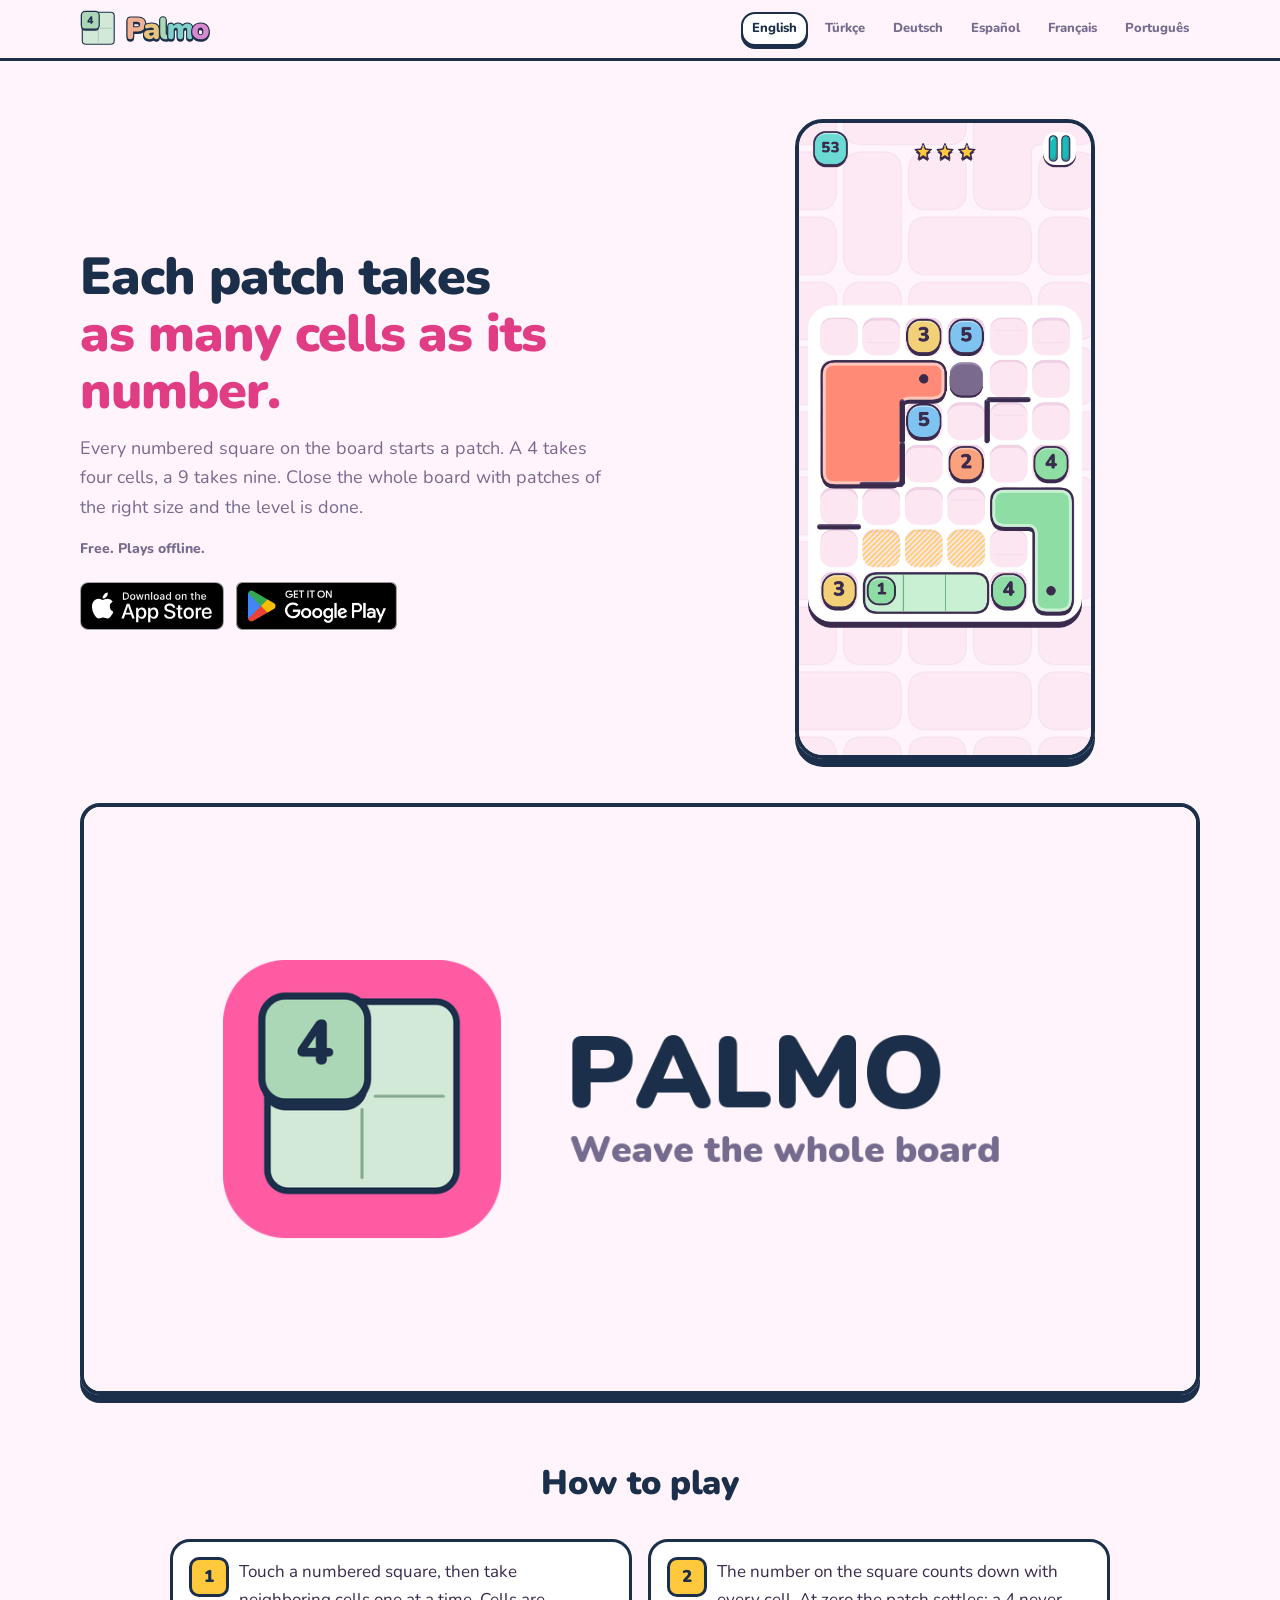
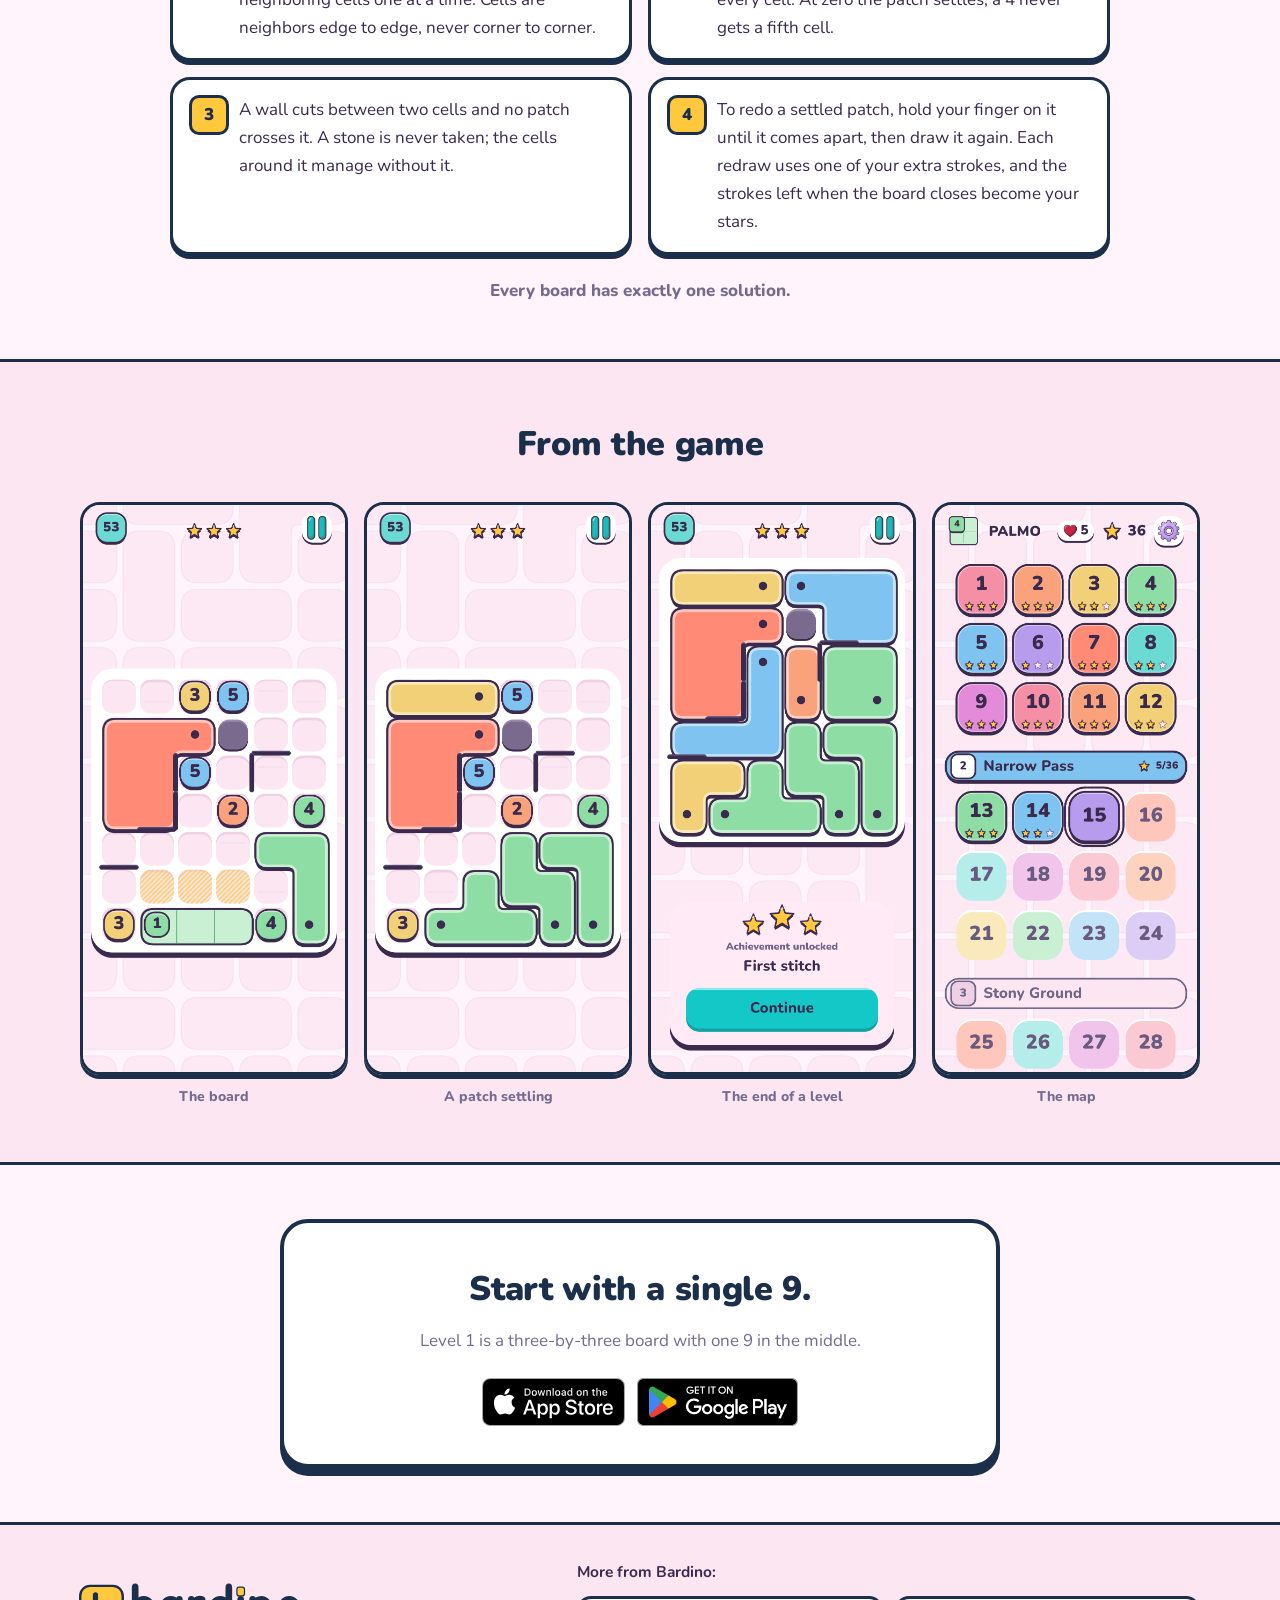
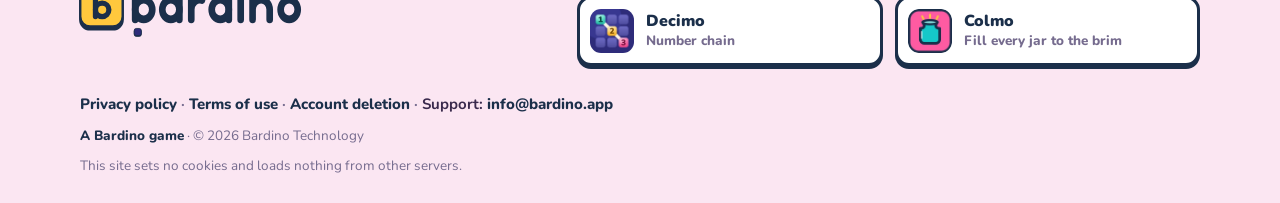
<file: index.html>
<!DOCTYPE html>
<html lang="en">
<head>
    <meta charset="UTF-8">
    <meta name="viewport" content="width=device-width, initial-scale=1.0">
    <meta name="description" content="A number puzzle about regions: each numbered square starts a patch that takes exactly as many cells as its number. Free on Android and iOS.">
    <meta name="robots" content="index, follow">
    <meta property="og:type" content="website">
    <meta property="og:url" content="https://palmo.bardino.app/">
    <meta property="og:title" content="Palmo: Number Weave">
    <meta property="og:description" content="A number puzzle about regions: each numbered square starts a patch that takes exactly as many cells as its number. Free on Android and iOS.">
    <meta property="og:locale" content="en_US">
    <meta property="og:site_name" content="Palmo">
    <meta property="og:image" content="https://palmo.bardino.app/assets/palmo-share.png">
    <meta property="og:image:width" content="1200">
    <meta property="og:image:height" content="630">
    <meta name="twitter:image" content="https://palmo.bardino.app/assets/palmo-share.png">
    <meta name="twitter:card" content="summary_large_image">
    <meta name="twitter:title" content="Palmo: Number Weave">
    <meta name="twitter:description" content="A number puzzle about regions: each numbered square starts a patch that takes exactly as many cells as its number. Free on Android and iOS.">
    <meta name="theme-color" content="#FFF4FB" media="(prefers-color-scheme: light)">
    <meta name="theme-color" content="#1B2F4A" media="(prefers-color-scheme: dark)">
    <title>Palmo: Number Weave</title>
    <link rel="canonical" href="https://palmo.bardino.app/">
    <link rel="alternate" hreflang="en" href="https://palmo.bardino.app/">
    <link rel="alternate" hreflang="tr" href="https://palmo.bardino.app/tr/">
    <link rel="alternate" hreflang="de" href="https://palmo.bardino.app/de/">
    <link rel="alternate" hreflang="es" href="https://palmo.bardino.app/es/">
    <link rel="alternate" hreflang="fr" href="https://palmo.bardino.app/fr/">
    <link rel="alternate" hreflang="pt-BR" href="https://palmo.bardino.app/pt/">
    <link rel="alternate" hreflang="x-default" href="https://palmo.bardino.app/">
    <link rel="icon" type="image/svg+xml" href="/assets/palmo-mark.svg">
    <link rel="apple-touch-icon" href="/assets/palmo-icon.png">
    <link rel="manifest" href="/manifest.json">
    <link rel="preload" href="/assets/fonts/nunito-900.woff2" as="font" type="font/woff2" crossorigin>
    <link rel="preload" href="/assets/fonts/nunito-400.woff2" as="font" type="font/woff2" crossorigin>
    <link rel="stylesheet" href="/css/style.css">
</head>
<body>
<header class="ust">
    <div class="kap">
        <a class="marka" href="/"><svg class="kilit" focusable="false" xmlns="http://www.w3.org/2000/svg" viewBox="-12 -12 700 200" role="img" aria-label="Palmo">
<g transform="scale(0.84)"><rect x="0" y="0" width="200" height="200" rx="22" fill="#D2E9D8" stroke="#1B2F4A" stroke-width="7"></rect>
<line x1="100" y1="14" x2="100" y2="86" stroke="#89AC92" stroke-width="3.2" stroke-linecap="round"></line>
<line x1="100" y1="114" x2="100" y2="186" stroke="#89AC92" stroke-width="3.2" stroke-linecap="round"></line>
<line x1="14" y1="100" x2="86" y2="100" stroke="#89AC92" stroke-width="3.2" stroke-linecap="round"></line>
<line x1="114" y1="100" x2="186" y2="100" stroke="#89AC92" stroke-width="3.2" stroke-linecap="round"></line>
<rect x="-6" y="-6" width="112" height="112" rx="25" fill="#1B2F4A" transform="translate(0,9)"></rect>
<rect x="-6" y="-6" width="112" height="112" rx="25" fill="#ABD7B6" stroke="#1B2F4A" stroke-width="7.5"></rect>
<path d="M57 72.31Q54.22 72.31 52.67 70.79Q51.12 69.27 51.12 66.3L51.12 63.93L37.86 63.93Q34.95 63.93 33.34 62.61Q31.72 61.29 31.72 58.58Q31.72 57 32.31 55.51Q32.91 54.03 34.42 51.91L50.53 28.42Q51.85 26.44 53.5 25.51Q55.15 24.59 57.39 24.59Q59.9 24.59 61.35 26.07Q62.8 27.56 62.8 30.6L62.8 54.75L64.39 54.75Q66.9 54.75 68.18 55.94Q69.47 57.13 69.47 59.31Q69.47 61.55 68.18 62.74Q66.9 63.93 64.39 63.93L62.8 63.93L62.8 66.3Q62.8 69.21 61.32 70.76Q59.83 72.31 57 72.31ZM51.12 54.75L51.12 39.18L52.97 39.18L40.56 57.59L40.56 54.75Z" fill="#1B2F4A"/></g>
<g transform="translate(228,0)" stroke="#1B2F4A" stroke-width="11" paint-order="stroke fill" stroke-linejoin="round">
<path d="M24.96 149.44Q17.92 149.44 14.08 145.52Q10.24 141.6 10.24 134.56L10.24 50.08Q10.24 42.88 14.16 39.04Q18.08 35.2 25.12 35.2L64.48 35.2Q83.68 35.2 94.16 45.04Q104.64 54.88 104.64 72.16Q104.64 89.44 94.16 99.28Q83.68 109.12 64.48 109.12L39.68 109.12L39.68 134.56Q39.68 141.6 36 145.52Q32.32 149.44 24.96 149.44ZM39.68 86.56L59.36 86.56Q67.68 86.56 72.16 82.96Q76.64 79.36 76.64 72.16Q76.64 64.8 72.16 61.28Q67.68 57.76 59.36 57.76L39.68 57.76Z" fill="#1B2F4A"/><path d="M24.96 141.44Q17.92 141.44 14.08 137.52Q10.24 133.6 10.24 126.56L10.24 42.08Q10.24 34.88 14.16 31.04Q18.08 27.2 25.12 27.2L64.48 27.2Q83.68 27.2 94.16 37.04Q104.64 46.88 104.64 64.16Q104.64 81.44 94.16 91.28Q83.68 101.12 64.48 101.12L39.68 101.12L39.68 126.56Q39.68 133.6 36 137.52Q32.32 141.44 24.96 141.44ZM39.68 78.56L59.36 78.56Q67.68 78.56 72.16 74.96Q76.64 71.36 76.64 64.16Q76.64 56.8 72.16 53.28Q67.68 49.76 59.36 49.76L39.68 49.76Z" fill="#F0B094"/>
<path d="M127.68 149.76Q118.56 149.76 111.6 146.4Q104.64 143.04 100.72 137.2Q96.8 131.36 96.8 123.84Q96.8 115.2 101.28 110.24Q105.76 105.28 115.68 103.12Q125.6 100.96 142.08 100.96L150.88 100.96L150.88 114.4L142.08 114.4Q135.84 114.4 131.76 115.28Q127.68 116.16 125.76 118Q123.84 119.84 123.84 122.72Q123.84 126.4 126.48 128.8Q129.12 131.2 134.08 131.2Q138.08 131.2 141.2 129.44Q144.32 127.68 146.24 124.56Q148.16 121.44 148.16 117.28L148.16 98.72Q148.16 92.96 145.2 90.56Q142.24 88.16 135.04 88.16Q131.2 88.16 126.4 89.04Q121.6 89.92 115.68 92.16Q111.36 93.76 108.32 92.64Q105.28 91.52 103.6 88.8Q101.92 86.08 102 82.88Q102.08 79.68 104.08 76.8Q106.08 73.92 110.24 72.32Q117.92 69.44 124.4 68.48Q130.88 67.52 136.32 67.52Q149.44 67.52 158 71.28Q166.56 75.04 170.8 82.8Q175.04 90.56 175.04 102.72L175.04 135.04Q175.04 142.08 171.68 145.76Q168.32 149.44 161.92 149.44Q155.36 149.44 151.92 145.76Q148.48 142.08 148.48 135.04L148.48 130.88L149.44 133.12Q148.64 138.24 145.76 141.92Q142.88 145.6 138.24 147.68Q133.6 149.76 127.68 149.76Z" fill="#1B2F4A"/><path d="M127.68 141.76Q118.56 141.76 111.6 138.4Q104.64 135.04 100.72 129.2Q96.8 123.36 96.8 115.84Q96.8 107.2 101.28 102.24Q105.76 97.28 115.68 95.12Q125.6 92.96 142.08 92.96L150.88 92.96L150.88 106.4L142.08 106.4Q135.84 106.4 131.76 107.28Q127.68 108.16 125.76 110Q123.84 111.84 123.84 114.72Q123.84 118.4 126.48 120.8Q129.12 123.2 134.08 123.2Q138.08 123.2 141.2 121.44Q144.32 119.68 146.24 116.56Q148.16 113.44 148.16 109.28L148.16 90.72Q148.16 84.96 145.2 82.56Q142.24 80.16 135.04 80.16Q131.2 80.16 126.4 81.04Q121.6 81.92 115.68 84.16Q111.36 85.76 108.32 84.64Q105.28 83.52 103.6 80.8Q101.92 78.08 102 74.88Q102.08 71.68 104.08 68.8Q106.08 65.92 110.24 64.32Q117.92 61.44 124.4 60.48Q130.88 59.52 136.32 59.52Q149.44 59.52 158 63.28Q166.56 67.04 170.8 74.8Q175.04 82.56 175.04 94.72L175.04 127.04Q175.04 134.08 171.68 137.76Q168.32 141.44 161.92 141.44Q155.36 141.44 151.92 137.76Q148.48 134.08 148.48 127.04L148.48 122.88L149.44 125.12Q148.64 130.24 145.76 133.92Q142.88 137.6 138.24 139.68Q133.6 141.76 127.68 141.76Z" fill="#E7C57E"/>
<path d="M212.24 149.76Q196.88 149.76 189.6 141.52Q182.32 133.28 182.32 116.64L182.32 48.16Q182.32 41.12 186 37.44Q189.68 33.76 196.4 33.76Q203.28 33.76 207.04 37.44Q210.8 41.12 210.8 48.16L210.8 115.68Q210.8 121.6 213.12 124.32Q215.44 127.04 219.12 127.04Q220.24 127.04 221.44 126.8Q222.64 126.56 224.08 126.4Q226.8 126.4 228.16 128.48Q229.52 130.56 229.52 136.96Q229.52 142.56 227.28 145.36Q225.04 148.16 220.4 148.96Q219.12 149.12 216.72 149.44Q214.32 149.76 212.24 149.76Z" fill="#1B2F4A"/><path d="M212.24 141.76Q196.88 141.76 189.6 133.52Q182.32 125.28 182.32 108.64L182.32 40.16Q182.32 33.12 186 29.44Q189.68 25.76 196.4 25.76Q203.28 25.76 207.04 29.44Q210.8 33.12 210.8 40.16L210.8 107.68Q210.8 113.6 213.12 116.32Q215.44 119.04 219.12 119.04Q220.24 119.04 221.44 118.8Q222.64 118.56 224.08 118.4Q226.8 118.4 228.16 120.48Q229.52 122.56 229.52 128.96Q229.52 134.56 227.28 137.36Q225.04 140.16 220.4 140.96Q219.12 141.12 216.72 141.44Q214.32 141.76 212.24 141.76Z" fill="#ABD7B6"/>
<path d="M238.72 149.44Q232 149.44 228.32 145.76Q224.64 142.08 224.64 135.04L224.64 82.08Q224.64 75.2 228.24 71.52Q231.84 67.84 238.56 67.84Q245.28 67.84 248.8 71.52Q252.32 75.2 252.32 82.08L252.32 90.88L250.56 83.04Q253.92 76 260.56 71.76Q267.2 67.52 276.32 67.52Q284.96 67.52 291.12 71.68Q297.28 75.84 300 84.32L297.76 84.32Q301.44 76.48 308.8 72Q316.16 67.52 325.12 67.52Q334.4 67.52 340.32 71.12Q346.24 74.72 349.2 82.32Q352.16 89.92 352.16 101.44L352.16 135.04Q352.16 142.08 348.4 145.76Q344.64 149.44 337.76 149.44Q331.04 149.44 327.36 145.76Q323.68 142.08 323.68 135.04L323.68 102.24Q323.68 95.36 321.6 92.32Q319.52 89.28 314.72 89.28Q308.8 89.28 305.68 93.44Q302.56 97.6 302.56 105.28L302.56 135.04Q302.56 142.08 298.88 145.76Q295.2 149.44 288.32 149.44Q281.44 149.44 277.76 145.76Q274.08 142.08 274.08 135.04L274.08 102.24Q274.08 95.36 272 92.32Q269.92 89.28 265.12 89.28Q259.36 89.28 256.24 93.44Q253.12 97.6 253.12 105.28L253.12 135.04Q253.12 149.44 238.72 149.44Z" fill="#1B2F4A"/><path d="M238.72 141.44Q232 141.44 228.32 137.76Q224.64 134.08 224.64 127.04L224.64 74.08Q224.64 67.2 228.24 63.52Q231.84 59.84 238.56 59.84Q245.28 59.84 248.8 63.52Q252.32 67.2 252.32 74.08L252.32 82.88L250.56 75.04Q253.92 68 260.56 63.76Q267.2 59.52 276.32 59.52Q284.96 59.52 291.12 63.68Q297.28 67.84 300 76.32L297.76 76.32Q301.44 68.48 308.8 64Q316.16 59.52 325.12 59.52Q334.4 59.52 340.32 63.12Q346.24 66.72 349.2 74.32Q352.16 81.92 352.16 93.44L352.16 127.04Q352.16 134.08 348.4 137.76Q344.64 141.44 337.76 141.44Q331.04 141.44 327.36 137.76Q323.68 134.08 323.68 127.04L323.68 94.24Q323.68 87.36 321.6 84.32Q319.52 81.28 314.72 81.28Q308.8 81.28 305.68 85.44Q302.56 89.6 302.56 97.28L302.56 127.04Q302.56 134.08 298.88 137.76Q295.2 141.44 288.32 141.44Q281.44 141.44 277.76 137.76Q274.08 134.08 274.08 127.04L274.08 94.24Q274.08 87.36 272 84.32Q269.92 81.28 265.12 81.28Q259.36 81.28 256.24 85.44Q253.12 89.6 253.12 97.28L253.12 127.04Q253.12 141.44 238.72 141.44Z" fill="#81CFC9"/>
<path d="M394.16 149.76Q381.04 149.76 371.28 144.8Q361.52 139.84 356.08 130.56Q350.64 121.28 350.64 108.64Q350.64 99.04 353.68 91.44Q356.72 83.84 362.48 78.48Q368.24 73.12 376.24 70.32Q384.24 67.52 394.16 67.52Q407.28 67.52 417.04 72.48Q426.8 77.44 432.16 86.64Q437.52 95.84 437.52 108.64Q437.52 118.08 434.48 125.76Q431.44 133.44 425.76 138.8Q420.08 144.16 412 146.96Q403.92 149.76 394.16 149.76ZM394.16 128.8Q398.48 128.8 401.84 126.64Q405.2 124.48 407.04 120.08Q408.88 115.68 408.88 108.64Q408.88 97.92 404.72 93.2Q400.56 88.48 394.16 88.48Q389.84 88.48 386.48 90.56Q383.12 92.64 381.2 97.04Q379.28 101.44 379.28 108.64Q379.28 119.2 383.44 124Q387.6 128.8 394.16 128.8Z" fill="#1B2F4A"/><path d="M394.16 141.76Q381.04 141.76 371.28 136.8Q361.52 131.84 356.08 122.56Q350.64 113.28 350.64 100.64Q350.64 91.04 353.68 83.44Q356.72 75.84 362.48 70.48Q368.24 65.12 376.24 62.32Q384.24 59.52 394.16 59.52Q407.28 59.52 417.04 64.48Q426.8 69.44 432.16 78.64Q437.52 87.84 437.52 100.64Q437.52 110.08 434.48 117.76Q431.44 125.44 425.76 130.8Q420.08 136.16 412 138.96Q403.92 141.76 394.16 141.76ZM394.16 120.8Q398.48 120.8 401.84 118.64Q405.2 116.48 407.04 112.08Q408.88 107.68 408.88 100.64Q408.88 89.92 404.72 85.2Q400.56 80.48 394.16 80.48Q389.84 80.48 386.48 82.56Q383.12 84.64 381.2 89.04Q379.28 93.44 379.28 100.64Q379.28 111.2 383.44 116Q387.6 120.8 394.16 120.8Z" fill="#D987CE"/>
</g>
</svg></a>
        <div class="diller"><a href="/" hreflang="en" lang="en" aria-current="page"><span class="dil-ad">English</span><span class="dil-kod" aria-hidden="true">EN</span></a><a href="/tr/" hreflang="tr" lang="tr"><span class="dil-ad">Türkçe</span><span class="dil-kod" aria-hidden="true">TR</span></a><a href="/de/" hreflang="de" lang="de"><span class="dil-ad">Deutsch</span><span class="dil-kod" aria-hidden="true">DE</span></a><a href="/es/" hreflang="es" lang="es"><span class="dil-ad">Español</span><span class="dil-kod" aria-hidden="true">ES</span></a><a href="/fr/" hreflang="fr" lang="fr"><span class="dil-ad">Français</span><span class="dil-kod" aria-hidden="true">FR</span></a><a href="/pt/" hreflang="pt-BR" lang="pt-BR"><span class="dil-ad">Português</span><span class="dil-kod" aria-hidden="true">PT</span></a></div>
    </div>
</header>

<section class="kahraman">
    <div class="kap">
        <div>
            <h1>Each patch takes<br><em>as many cells as its number.</em></h1>
            <p class="alt">Every numbered square on the board starts a patch. A 4 takes four cells, a 9 takes nine. Close the whole board with patches of the right size and the level is done.</p>
            <p class="kucuk">Free. Plays offline.</p>
            <div class="magaza"><a href="https://apps.apple.com/app/palmo-number-weave/id6806719070"><img src="/assets/badges/en/app_store.svg" alt="Palmo on the App Store" width="144" height="48"></a><a href="https://play.google.com/store/apps/details?id=com.bardino.palmo"><img src="/assets/badges/en/google_play.png" alt="Palmo on Google Play" width="161" height="48"></a></div>
        </div>
        <div class="telefon"><img src="/assets/shots/01_board.webp" alt="The board" width="390" height="844" loading="eager"></div>
    </div>
</section>

<section class="bant">
    <img src="/assets/palmo-share.png" alt="Palmo" width="1200" height="630" loading="lazy">
</section>

<section class="nasil">
    <div class="kap">
        <h2>How to play</h2>
        <ol class="adimlar"><li>Touch a numbered square, then take neighboring cells one at a time. Cells are neighbors edge to edge, never corner to corner.</li><li>The number on the square counts down with every cell. At zero the patch settles; a 4 never gets a fifth cell.</li><li>A wall cuts between two cells and no patch crosses it. A stone is never taken; the cells around it manage without it.</li><li>To redo a settled patch, hold your finger on it until it comes apart, then draw it again. Each redraw uses one of your extra strokes, and the strokes left when the board closes become your stars.</li></ol>
        <p class="bolum-alt">Every board has exactly one solution.</p>
    </div>
</section>

<section class="duvar-bolum">
    <div class="kap">
        <h2>From the game</h2>
        <div class="vitrin"><figure><img src="/assets/shots/01_board.webp" alt="The board" width="390" height="844" loading="lazy"><figcaption>The board</figcaption></figure><figure><img src="/assets/shots/02_settle.webp" alt="A patch settling" width="390" height="844" loading="lazy"><figcaption>A patch settling</figcaption></figure><figure><img src="/assets/shots/03_result.webp" alt="The end of a level" width="390" height="844" loading="lazy"><figcaption>The end of a level</figcaption></figure><figure><img src="/assets/shots/04_map.webp" alt="The map" width="390" height="844" loading="lazy"><figcaption>The map</figcaption></figure></div>
    </div>
</section>

<section class="kapanis">
    <div class="kap">
        <div class="kutu">
            <h2>Start with a single 9.</h2>
            <p class="bolum-alt">Level 1 is a three-by-three board with one 9 in the middle.</p>
            <div class="magaza"><a href="https://apps.apple.com/app/palmo-number-weave/id6806719070"><img src="/assets/badges/en/app_store.svg" alt="Palmo on the App Store" width="144" height="48"></a><a href="https://play.google.com/store/apps/details?id=com.bardino.palmo"><img src="/assets/badges/en/google_play.png" alt="Palmo on Google Play" width="161" height="48"></a></div>
        </div>
    </div>
</section>

<script type="application/ld+json">
{
  "@context": "https://schema.org",
  "@type": "MobileApplication",
  "name": "Palmo",
  "applicationCategory": "GameApplication",
  "operatingSystem": "Android, iOS",
  "url": "https://palmo.bardino.app/",
  "inLanguage": "en",
  "offers": {"@type": "Offer", "price": "0", "priceCurrency": "TRY"},
  "publisher": {"@type": "Organization", "name": "Bardino Technology"}
}
</script>
<footer class="aile">
    <div class="kap aile-ust">
        <a class="aile-marka" href="https://bardino.app/"><svg class="aile-logo bardino-intro" viewBox="0 0 600 150" data-bardino-intro role="img" aria-label="Bardino"><g class="bi-mark"><g transform="translate(0 6) scale(1.12)"><rect x="4.5" y="9.5" width="91" height="87" rx="21" class="bi-ef bi-es" stroke-width="5"/><rect x="4.5" y="3" width="91" height="87" rx="21" fill="#FFC83D" class="bi-es" stroke-width="5"/><g fill="none" stroke="#1B2F4A" stroke-width="11.2" stroke-linecap="round"><path d="M37.1 22.1V68.9"/><circle cx="51.5" cy="54.5" r="14.4"/></g></g></g><g class="bi-word"><g transform="translate(134 8) scale(.62)" fill="none" stroke="currentColor" stroke-width="28" stroke-linecap="round" stroke-linejoin="round"><path d="M16 19V136"/><circle cx="52" cy="100" r="36"/><circle cx="166" cy="100" r="36"/><path d="M202 64V136"/><path d="M252 64V136M252 100A36 36 0 0 1 297.32 65.23"/><circle cx="374" cy="100" r="36"/><path d="M410 19V136"/><path d="M460 64V136"/><path d="M510 64V136M510 100A36 36 0 0 1 582 100V136"/><circle cx="664" cy="100" r="36"/></g></g><g transform="translate(139 112) scale(.65)"><g class="bi-stone"><rect x="2" y="6" width="32" height="32" rx="9" class="bi-ef bi-es" stroke-width="3.5"/><rect x="2" y="2" width="32" height="32" rx="9" fill="#2E2C7A" class="bi-es" stroke-width="3.5"/></g><g class="bi-stone"><rect x="44" y="6" width="32" height="32" rx="9" class="bi-ef bi-es" stroke-width="3.5"/><rect x="44" y="2" width="32" height="32" rx="9" fill="#FF5BA3" class="bi-es" stroke-width="3.5"/></g><g class="bi-stone"><rect x="86" y="6" width="32" height="32" rx="9" class="bi-ef bi-es" stroke-width="3.5"/><rect x="86" y="2" width="32" height="32" rx="9" fill="#ABD7B6" class="bi-es" stroke-width="3.5"/></g></g><g class="bi-dot" transform="translate(419.2 30.94)"><rect x="-9.92" y="-19.84" width="19.84" height="19.84" rx="5.58" fill="#FFC83D" class="bi-es" stroke-width="3.1"/></g></svg></a>
        <div class="aile-kardes">
            <p>More from Bardino:</p>
            <ul><li><a href="https://decimo.bardino.app/"><img src="/assets/aile/decimo.webp" alt="" width="44" height="44" loading="lazy"><span><b>Decimo</b><small>Number chain</small></span></a></li><li><a href="https://colmo.bardino.app/"><img src="/assets/aile/colmo.webp" alt="" width="44" height="44" loading="lazy"><span><b>Colmo</b><small>Fill every jar to the brim</small></span></a></li></ul>
        </div>
    </div>
    <div class="kap aile-alt">
        <p class="f-baglantilar"><a href="/privacy.html">Privacy policy</a><span class="f-ayrac" aria-hidden="true"> · </span><a href="/terms.html">Terms of use</a><span class="f-ayrac" aria-hidden="true"> · </span><a href="/account-deletion.html">Account deletion</a><span class="f-ayrac" aria-hidden="true"> · </span><span class="f-destek"><!--email_off-->Support: <a href="mailto:info@bardino.app">info@bardino.app</a><!--/email_off--></span></p>
        <p class="f-studyo"><a href="https://bardino.app/">A Bardino game</a><span class="f-ayrac" aria-hidden="true"> · </span>&copy; 2026 Bardino Technology</p>
        <p class="f-not">This site sets no cookies and loads nothing from other servers.</p>
    </div>
</footer>

<script src="/assets/bardino-intro.js" defer></script>
</body>
</html>
</file>
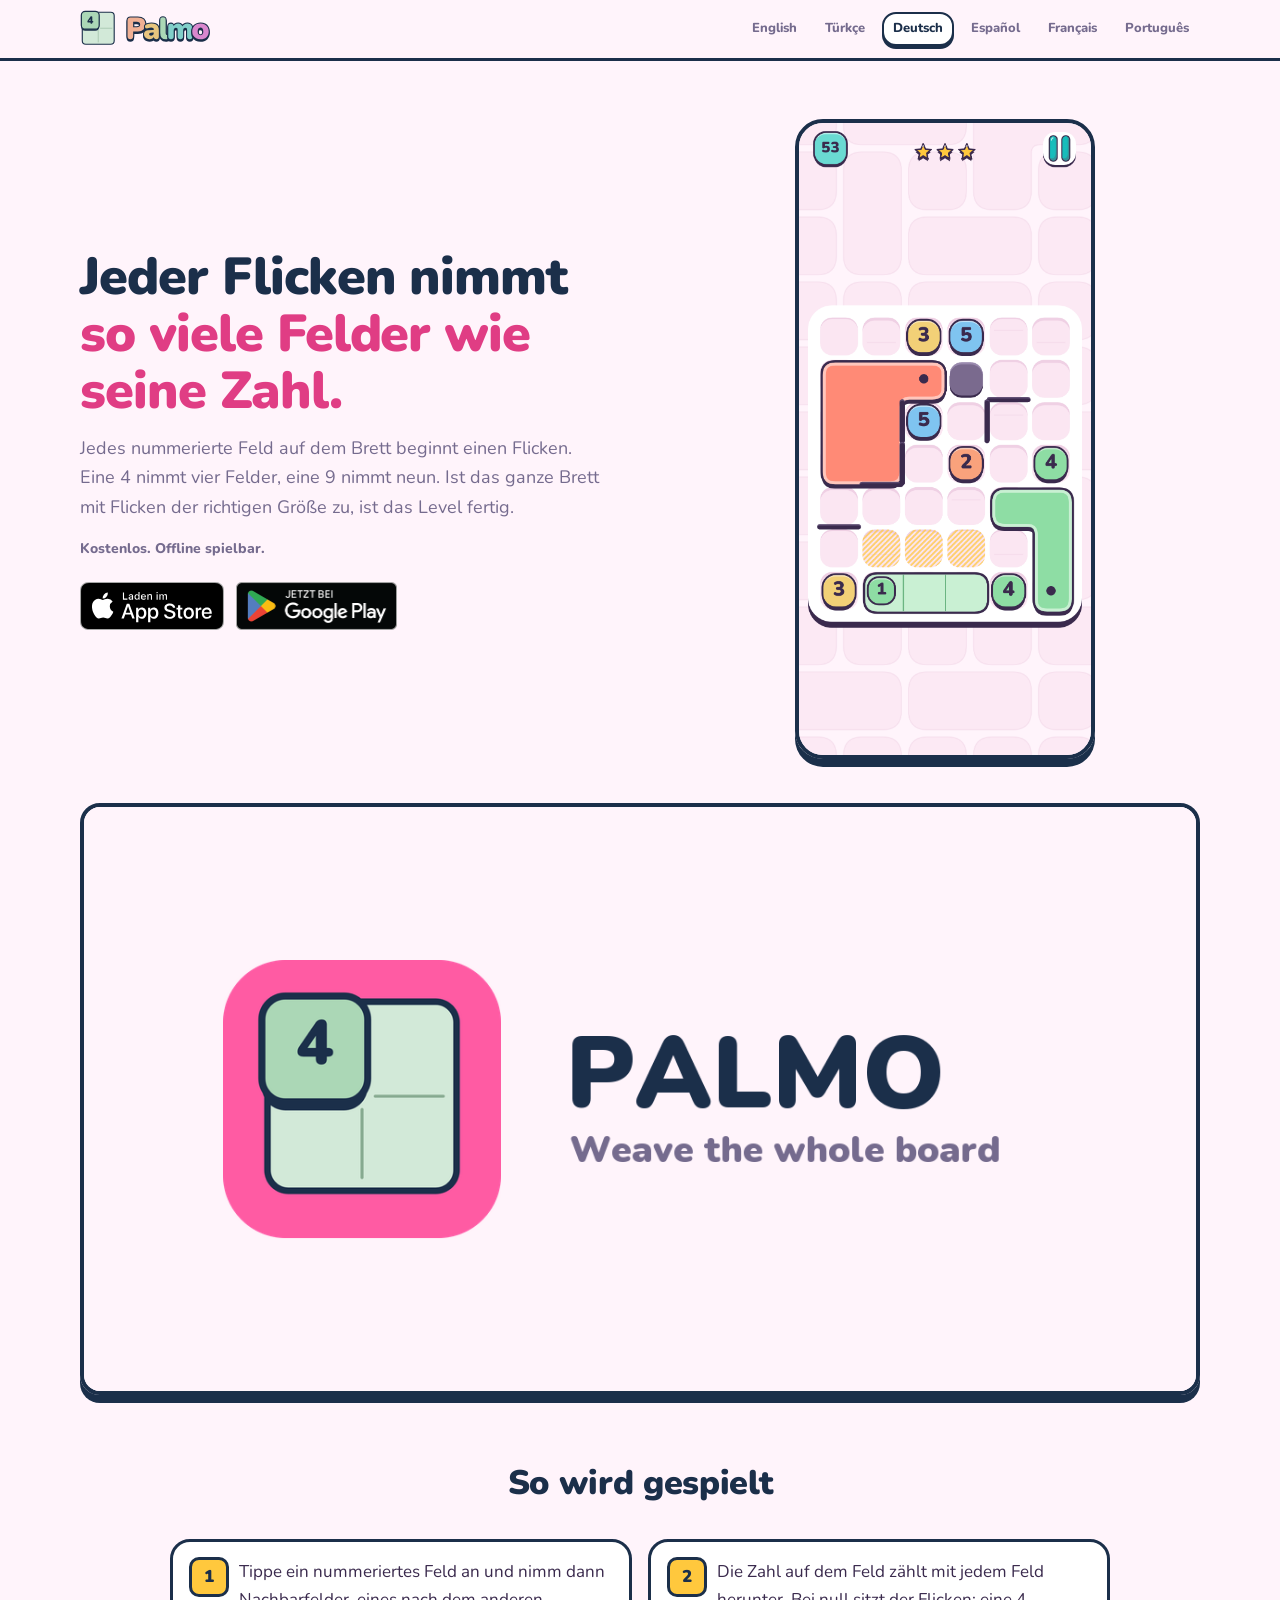
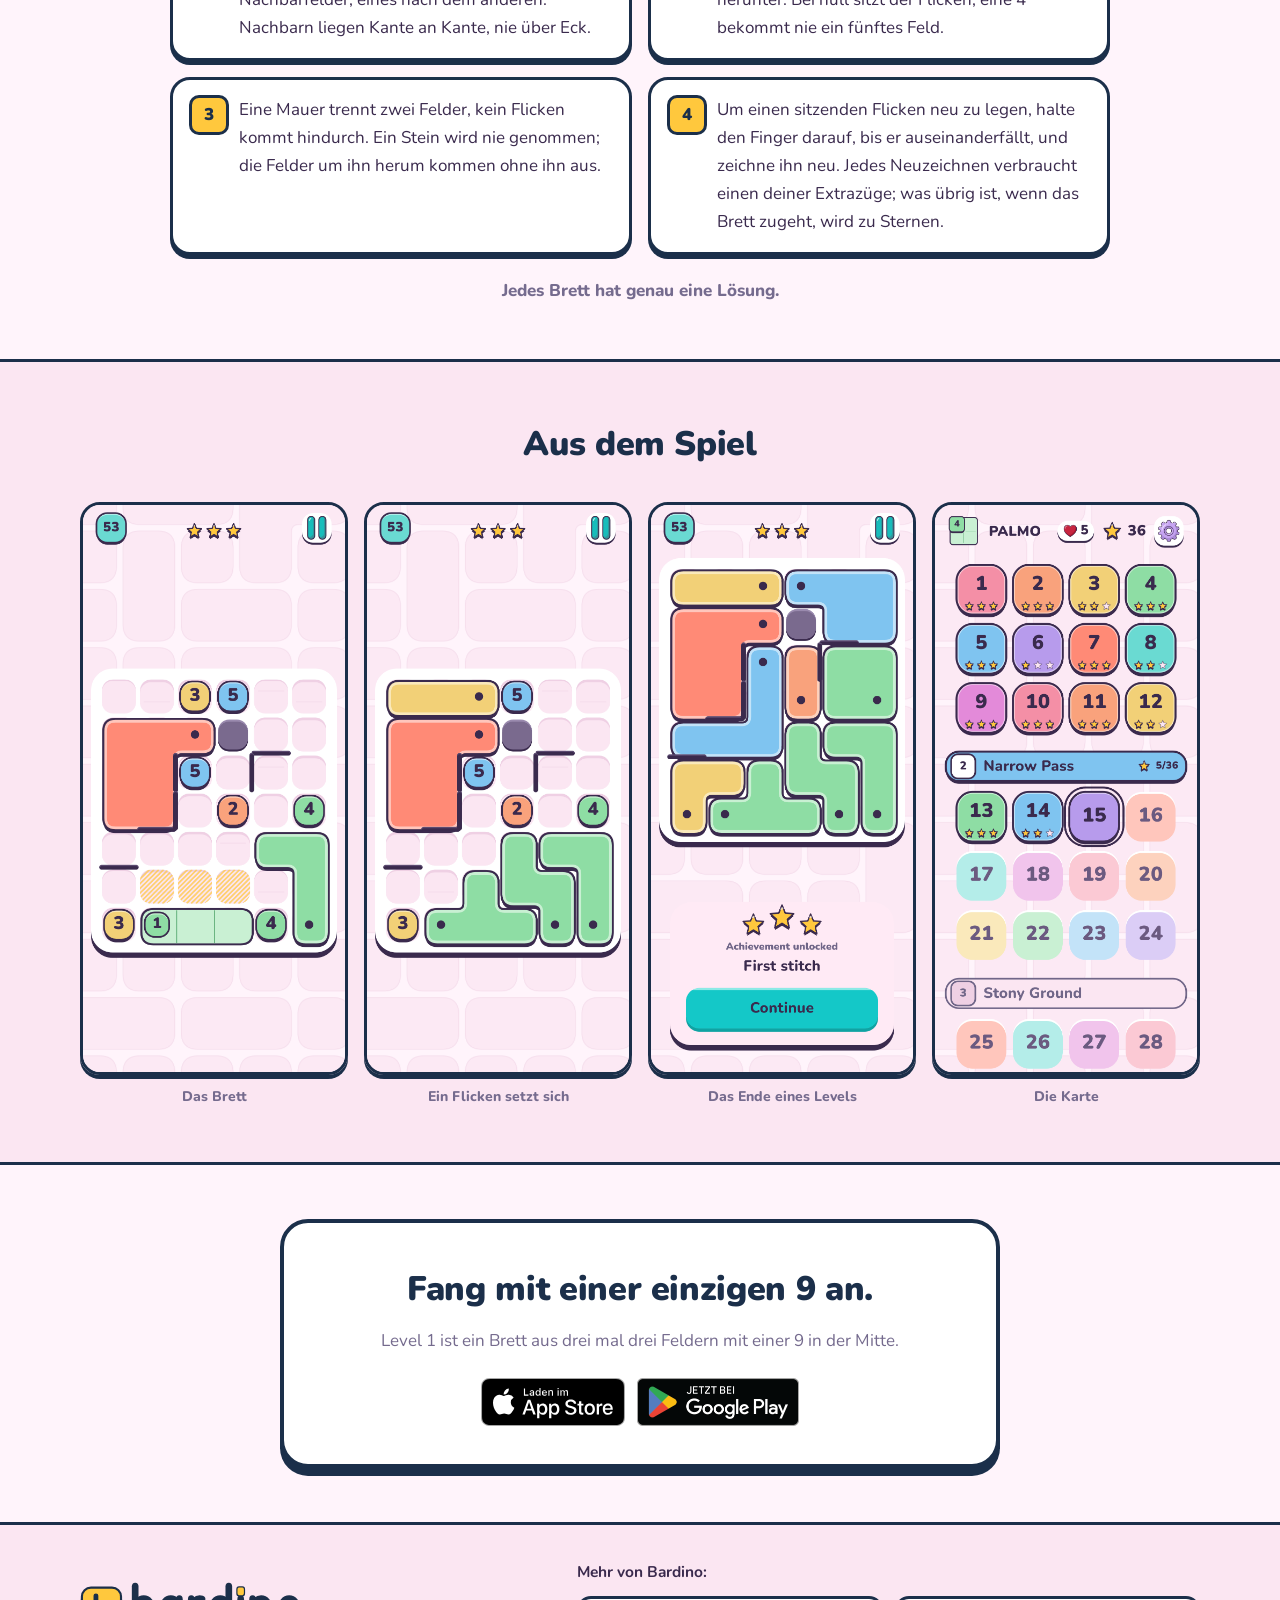
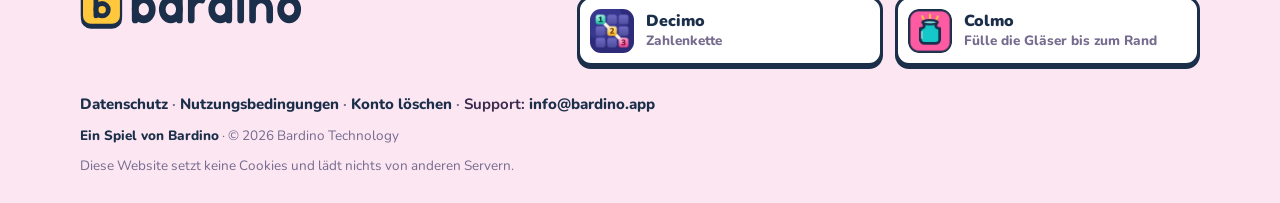
<file: de/index.html>
<!DOCTYPE html>
<html lang="de">
<head>
    <meta charset="UTF-8">
    <meta name="viewport" content="width=device-width, initial-scale=1.0">
    <meta name="description" content="Ein Rätsel um Gebiete: Jedes nummerierte Feld beginnt einen Flicken, der genau so viele Felder nimmt wie seine Zahl. Kostenlos für Android und iOS.">
    <meta name="robots" content="index, follow">
    <meta property="og:type" content="website">
    <meta property="og:url" content="https://palmo.bardino.app/de/">
    <meta property="og:title" content="Palmo: Zahlen-Gewebe">
    <meta property="og:description" content="Ein Rätsel um Gebiete: Jedes nummerierte Feld beginnt einen Flicken, der genau so viele Felder nimmt wie seine Zahl. Kostenlos für Android und iOS.">
    <meta property="og:locale" content="de_DE">
    <meta property="og:site_name" content="Palmo">
    <meta property="og:image" content="https://palmo.bardino.app/assets/palmo-share.png">
    <meta property="og:image:width" content="1200">
    <meta property="og:image:height" content="630">
    <meta name="twitter:image" content="https://palmo.bardino.app/assets/palmo-share.png">
    <meta name="twitter:card" content="summary_large_image">
    <meta name="twitter:title" content="Palmo: Zahlen-Gewebe">
    <meta name="twitter:description" content="Ein Rätsel um Gebiete: Jedes nummerierte Feld beginnt einen Flicken, der genau so viele Felder nimmt wie seine Zahl. Kostenlos für Android und iOS.">
    <meta name="theme-color" content="#FFF4FB" media="(prefers-color-scheme: light)">
    <meta name="theme-color" content="#1B2F4A" media="(prefers-color-scheme: dark)">
    <title>Palmo: Zahlen-Gewebe</title>
    <link rel="canonical" href="https://palmo.bardino.app/de/">
    <link rel="alternate" hreflang="en" href="https://palmo.bardino.app/">
    <link rel="alternate" hreflang="tr" href="https://palmo.bardino.app/tr/">
    <link rel="alternate" hreflang="de" href="https://palmo.bardino.app/de/">
    <link rel="alternate" hreflang="es" href="https://palmo.bardino.app/es/">
    <link rel="alternate" hreflang="fr" href="https://palmo.bardino.app/fr/">
    <link rel="alternate" hreflang="pt-BR" href="https://palmo.bardino.app/pt/">
    <link rel="alternate" hreflang="x-default" href="https://palmo.bardino.app/">
    <link rel="icon" type="image/svg+xml" href="/assets/palmo-mark.svg">
    <link rel="apple-touch-icon" href="/assets/palmo-icon.png">
    <link rel="manifest" href="/manifest.json">
    <link rel="preload" href="/assets/fonts/nunito-900.woff2" as="font" type="font/woff2" crossorigin>
    <link rel="preload" href="/assets/fonts/nunito-400.woff2" as="font" type="font/woff2" crossorigin>
    <link rel="stylesheet" href="/css/style.css">
</head>
<body>
<header class="ust">
    <div class="kap">
        <a class="marka" href="/de/"><svg class="kilit" focusable="false" xmlns="http://www.w3.org/2000/svg" viewBox="-12 -12 700 200" role="img" aria-label="Palmo">
<g transform="scale(0.84)"><rect x="0" y="0" width="200" height="200" rx="22" fill="#D2E9D8" stroke="#1B2F4A" stroke-width="7"></rect>
<line x1="100" y1="14" x2="100" y2="86" stroke="#89AC92" stroke-width="3.2" stroke-linecap="round"></line>
<line x1="100" y1="114" x2="100" y2="186" stroke="#89AC92" stroke-width="3.2" stroke-linecap="round"></line>
<line x1="14" y1="100" x2="86" y2="100" stroke="#89AC92" stroke-width="3.2" stroke-linecap="round"></line>
<line x1="114" y1="100" x2="186" y2="100" stroke="#89AC92" stroke-width="3.2" stroke-linecap="round"></line>
<rect x="-6" y="-6" width="112" height="112" rx="25" fill="#1B2F4A" transform="translate(0,9)"></rect>
<rect x="-6" y="-6" width="112" height="112" rx="25" fill="#ABD7B6" stroke="#1B2F4A" stroke-width="7.5"></rect>
<path d="M57 72.31Q54.22 72.31 52.67 70.79Q51.12 69.27 51.12 66.3L51.12 63.93L37.86 63.93Q34.95 63.93 33.34 62.61Q31.72 61.29 31.72 58.58Q31.72 57 32.31 55.51Q32.91 54.03 34.42 51.91L50.53 28.42Q51.85 26.44 53.5 25.51Q55.15 24.59 57.39 24.59Q59.9 24.59 61.35 26.07Q62.8 27.56 62.8 30.6L62.8 54.75L64.39 54.75Q66.9 54.75 68.18 55.94Q69.47 57.13 69.47 59.31Q69.47 61.55 68.18 62.74Q66.9 63.93 64.39 63.93L62.8 63.93L62.8 66.3Q62.8 69.21 61.32 70.76Q59.83 72.31 57 72.31ZM51.12 54.75L51.12 39.18L52.97 39.18L40.56 57.59L40.56 54.75Z" fill="#1B2F4A"/></g>
<g transform="translate(228,0)" stroke="#1B2F4A" stroke-width="11" paint-order="stroke fill" stroke-linejoin="round">
<path d="M24.96 149.44Q17.92 149.44 14.08 145.52Q10.24 141.6 10.24 134.56L10.24 50.08Q10.24 42.88 14.16 39.04Q18.08 35.2 25.12 35.2L64.48 35.2Q83.68 35.2 94.16 45.04Q104.64 54.88 104.64 72.16Q104.64 89.44 94.16 99.28Q83.68 109.12 64.48 109.12L39.68 109.12L39.68 134.56Q39.68 141.6 36 145.52Q32.32 149.44 24.96 149.44ZM39.68 86.56L59.36 86.56Q67.68 86.56 72.16 82.96Q76.64 79.36 76.64 72.16Q76.64 64.8 72.16 61.28Q67.68 57.76 59.36 57.76L39.68 57.76Z" fill="#1B2F4A"/><path d="M24.96 141.44Q17.92 141.44 14.08 137.52Q10.24 133.6 10.24 126.56L10.24 42.08Q10.24 34.88 14.16 31.04Q18.08 27.2 25.12 27.2L64.48 27.2Q83.68 27.2 94.16 37.04Q104.64 46.88 104.64 64.16Q104.64 81.44 94.16 91.28Q83.68 101.12 64.48 101.12L39.68 101.12L39.68 126.56Q39.68 133.6 36 137.52Q32.32 141.44 24.96 141.44ZM39.68 78.56L59.36 78.56Q67.68 78.56 72.16 74.96Q76.64 71.36 76.64 64.16Q76.64 56.8 72.16 53.28Q67.68 49.76 59.36 49.76L39.68 49.76Z" fill="#F0B094"/>
<path d="M127.68 149.76Q118.56 149.76 111.6 146.4Q104.64 143.04 100.72 137.2Q96.8 131.36 96.8 123.84Q96.8 115.2 101.28 110.24Q105.76 105.28 115.68 103.12Q125.6 100.96 142.08 100.96L150.88 100.96L150.88 114.4L142.08 114.4Q135.84 114.4 131.76 115.28Q127.68 116.16 125.76 118Q123.84 119.84 123.84 122.72Q123.84 126.4 126.48 128.8Q129.12 131.2 134.08 131.2Q138.08 131.2 141.2 129.44Q144.32 127.68 146.24 124.56Q148.16 121.44 148.16 117.28L148.16 98.72Q148.16 92.96 145.2 90.56Q142.24 88.16 135.04 88.16Q131.2 88.16 126.4 89.04Q121.6 89.92 115.68 92.16Q111.36 93.76 108.32 92.64Q105.28 91.52 103.6 88.8Q101.92 86.08 102 82.88Q102.08 79.68 104.08 76.8Q106.08 73.92 110.24 72.32Q117.92 69.44 124.4 68.48Q130.88 67.52 136.32 67.52Q149.44 67.52 158 71.28Q166.56 75.04 170.8 82.8Q175.04 90.56 175.04 102.72L175.04 135.04Q175.04 142.08 171.68 145.76Q168.32 149.44 161.92 149.44Q155.36 149.44 151.92 145.76Q148.48 142.08 148.48 135.04L148.48 130.88L149.44 133.12Q148.64 138.24 145.76 141.92Q142.88 145.6 138.24 147.68Q133.6 149.76 127.68 149.76Z" fill="#1B2F4A"/><path d="M127.68 141.76Q118.56 141.76 111.6 138.4Q104.64 135.04 100.72 129.2Q96.8 123.36 96.8 115.84Q96.8 107.2 101.28 102.24Q105.76 97.28 115.68 95.12Q125.6 92.96 142.08 92.96L150.88 92.96L150.88 106.4L142.08 106.4Q135.84 106.4 131.76 107.28Q127.68 108.16 125.76 110Q123.84 111.84 123.84 114.72Q123.84 118.4 126.48 120.8Q129.12 123.2 134.08 123.2Q138.08 123.2 141.2 121.44Q144.32 119.68 146.24 116.56Q148.16 113.44 148.16 109.28L148.16 90.72Q148.16 84.96 145.2 82.56Q142.24 80.16 135.04 80.16Q131.2 80.16 126.4 81.04Q121.6 81.92 115.68 84.16Q111.36 85.76 108.32 84.64Q105.28 83.52 103.6 80.8Q101.92 78.08 102 74.88Q102.08 71.68 104.08 68.8Q106.08 65.92 110.24 64.32Q117.92 61.44 124.4 60.48Q130.88 59.52 136.32 59.52Q149.44 59.52 158 63.28Q166.56 67.04 170.8 74.8Q175.04 82.56 175.04 94.72L175.04 127.04Q175.04 134.08 171.68 137.76Q168.32 141.44 161.92 141.44Q155.36 141.44 151.92 137.76Q148.48 134.08 148.48 127.04L148.48 122.88L149.44 125.12Q148.64 130.24 145.76 133.92Q142.88 137.6 138.24 139.68Q133.6 141.76 127.68 141.76Z" fill="#E7C57E"/>
<path d="M212.24 149.76Q196.88 149.76 189.6 141.52Q182.32 133.28 182.32 116.64L182.32 48.16Q182.32 41.12 186 37.44Q189.68 33.76 196.4 33.76Q203.28 33.76 207.04 37.44Q210.8 41.12 210.8 48.16L210.8 115.68Q210.8 121.6 213.12 124.32Q215.44 127.04 219.12 127.04Q220.24 127.04 221.44 126.8Q222.64 126.56 224.08 126.4Q226.8 126.4 228.16 128.48Q229.52 130.56 229.52 136.96Q229.52 142.56 227.28 145.36Q225.04 148.16 220.4 148.96Q219.12 149.12 216.72 149.44Q214.32 149.76 212.24 149.76Z" fill="#1B2F4A"/><path d="M212.24 141.76Q196.88 141.76 189.6 133.52Q182.32 125.28 182.32 108.64L182.32 40.16Q182.32 33.12 186 29.44Q189.68 25.76 196.4 25.76Q203.28 25.76 207.04 29.44Q210.8 33.12 210.8 40.16L210.8 107.68Q210.8 113.6 213.12 116.32Q215.44 119.04 219.12 119.04Q220.24 119.04 221.44 118.8Q222.64 118.56 224.08 118.4Q226.8 118.4 228.16 120.48Q229.52 122.56 229.52 128.96Q229.52 134.56 227.28 137.36Q225.04 140.16 220.4 140.96Q219.12 141.12 216.72 141.44Q214.32 141.76 212.24 141.76Z" fill="#ABD7B6"/>
<path d="M238.72 149.44Q232 149.44 228.32 145.76Q224.64 142.08 224.64 135.04L224.64 82.08Q224.64 75.2 228.24 71.52Q231.84 67.84 238.56 67.84Q245.28 67.84 248.8 71.52Q252.32 75.2 252.32 82.08L252.32 90.88L250.56 83.04Q253.92 76 260.56 71.76Q267.2 67.52 276.32 67.52Q284.96 67.52 291.12 71.68Q297.28 75.84 300 84.32L297.76 84.32Q301.44 76.48 308.8 72Q316.16 67.52 325.12 67.52Q334.4 67.52 340.32 71.12Q346.24 74.72 349.2 82.32Q352.16 89.92 352.16 101.44L352.16 135.04Q352.16 142.08 348.4 145.76Q344.64 149.44 337.76 149.44Q331.04 149.44 327.36 145.76Q323.68 142.08 323.68 135.04L323.68 102.24Q323.68 95.36 321.6 92.32Q319.52 89.28 314.72 89.28Q308.8 89.28 305.68 93.44Q302.56 97.6 302.56 105.28L302.56 135.04Q302.56 142.08 298.88 145.76Q295.2 149.44 288.32 149.44Q281.44 149.44 277.76 145.76Q274.08 142.08 274.08 135.04L274.08 102.24Q274.08 95.36 272 92.32Q269.92 89.28 265.12 89.28Q259.36 89.28 256.24 93.44Q253.12 97.6 253.12 105.28L253.12 135.04Q253.12 149.44 238.72 149.44Z" fill="#1B2F4A"/><path d="M238.72 141.44Q232 141.44 228.32 137.76Q224.64 134.08 224.64 127.04L224.64 74.08Q224.64 67.2 228.24 63.52Q231.84 59.84 238.56 59.84Q245.28 59.84 248.8 63.52Q252.32 67.2 252.32 74.08L252.32 82.88L250.56 75.04Q253.92 68 260.56 63.76Q267.2 59.52 276.32 59.52Q284.96 59.52 291.12 63.68Q297.28 67.84 300 76.32L297.76 76.32Q301.44 68.48 308.8 64Q316.16 59.52 325.12 59.52Q334.4 59.52 340.32 63.12Q346.24 66.72 349.2 74.32Q352.16 81.92 352.16 93.44L352.16 127.04Q352.16 134.08 348.4 137.76Q344.64 141.44 337.76 141.44Q331.04 141.44 327.36 137.76Q323.68 134.08 323.68 127.04L323.68 94.24Q323.68 87.36 321.6 84.32Q319.52 81.28 314.72 81.28Q308.8 81.28 305.68 85.44Q302.56 89.6 302.56 97.28L302.56 127.04Q302.56 134.08 298.88 137.76Q295.2 141.44 288.32 141.44Q281.44 141.44 277.76 137.76Q274.08 134.08 274.08 127.04L274.08 94.24Q274.08 87.36 272 84.32Q269.92 81.28 265.12 81.28Q259.36 81.28 256.24 85.44Q253.12 89.6 253.12 97.28L253.12 127.04Q253.12 141.44 238.72 141.44Z" fill="#81CFC9"/>
<path d="M394.16 149.76Q381.04 149.76 371.28 144.8Q361.52 139.84 356.08 130.56Q350.64 121.28 350.64 108.64Q350.64 99.04 353.68 91.44Q356.72 83.84 362.48 78.48Q368.24 73.12 376.24 70.32Q384.24 67.52 394.16 67.52Q407.28 67.52 417.04 72.48Q426.8 77.44 432.16 86.64Q437.52 95.84 437.52 108.64Q437.52 118.08 434.48 125.76Q431.44 133.44 425.76 138.8Q420.08 144.16 412 146.96Q403.92 149.76 394.16 149.76ZM394.16 128.8Q398.48 128.8 401.84 126.64Q405.2 124.48 407.04 120.08Q408.88 115.68 408.88 108.64Q408.88 97.92 404.72 93.2Q400.56 88.48 394.16 88.48Q389.84 88.48 386.48 90.56Q383.12 92.64 381.2 97.04Q379.28 101.44 379.28 108.64Q379.28 119.2 383.44 124Q387.6 128.8 394.16 128.8Z" fill="#1B2F4A"/><path d="M394.16 141.76Q381.04 141.76 371.28 136.8Q361.52 131.84 356.08 122.56Q350.64 113.28 350.64 100.64Q350.64 91.04 353.68 83.44Q356.72 75.84 362.48 70.48Q368.24 65.12 376.24 62.32Q384.24 59.52 394.16 59.52Q407.28 59.52 417.04 64.48Q426.8 69.44 432.16 78.64Q437.52 87.84 437.52 100.64Q437.52 110.08 434.48 117.76Q431.44 125.44 425.76 130.8Q420.08 136.16 412 138.96Q403.92 141.76 394.16 141.76ZM394.16 120.8Q398.48 120.8 401.84 118.64Q405.2 116.48 407.04 112.08Q408.88 107.68 408.88 100.64Q408.88 89.92 404.72 85.2Q400.56 80.48 394.16 80.48Q389.84 80.48 386.48 82.56Q383.12 84.64 381.2 89.04Q379.28 93.44 379.28 100.64Q379.28 111.2 383.44 116Q387.6 120.8 394.16 120.8Z" fill="#D987CE"/>
</g>
</svg></a>
        <div class="diller"><a href="/" hreflang="en" lang="en"><span class="dil-ad">English</span><span class="dil-kod" aria-hidden="true">EN</span></a><a href="/tr/" hreflang="tr" lang="tr"><span class="dil-ad">Türkçe</span><span class="dil-kod" aria-hidden="true">TR</span></a><a href="/de/" hreflang="de" lang="de" aria-current="page"><span class="dil-ad">Deutsch</span><span class="dil-kod" aria-hidden="true">DE</span></a><a href="/es/" hreflang="es" lang="es"><span class="dil-ad">Español</span><span class="dil-kod" aria-hidden="true">ES</span></a><a href="/fr/" hreflang="fr" lang="fr"><span class="dil-ad">Français</span><span class="dil-kod" aria-hidden="true">FR</span></a><a href="/pt/" hreflang="pt-BR" lang="pt-BR"><span class="dil-ad">Português</span><span class="dil-kod" aria-hidden="true">PT</span></a></div>
    </div>
</header>

<section class="kahraman">
    <div class="kap">
        <div>
            <h1>Jeder Flicken nimmt<br><em>so viele Felder wie seine Zahl.</em></h1>
            <p class="alt">Jedes nummerierte Feld auf dem Brett beginnt einen Flicken. Eine 4 nimmt vier Felder, eine 9 nimmt neun. Ist das ganze Brett mit Flicken der richtigen Größe zu, ist das Level fertig.</p>
            <p class="kucuk">Kostenlos. Offline spielbar.</p>
            <div class="magaza"><a href="https://apps.apple.com/app/palmo-number-weave/id6806719070"><img src="/assets/badges/de/app_store.svg" alt="Palmo im App Store" width="144" height="48"></a><a href="https://play.google.com/store/apps/details?id=com.bardino.palmo"><img src="/assets/badges/de/google_play.png" alt="Palmo bei Google Play" width="162" height="48"></a></div>
        </div>
        <div class="telefon"><img src="/assets/shots/01_board.webp" alt="Das Brett" width="390" height="844" loading="eager"></div>
    </div>
</section>

<section class="bant">
    <img src="/assets/palmo-share.png" alt="Palmo" width="1200" height="630" loading="lazy">
</section>

<section class="nasil">
    <div class="kap">
        <h2>So wird gespielt</h2>
        <ol class="adimlar"><li>Tippe ein nummeriertes Feld an und nimm dann Nachbarfelder, eines nach dem anderen. Nachbarn liegen Kante an Kante, nie über Eck.</li><li>Die Zahl auf dem Feld zählt mit jedem Feld herunter. Bei null sitzt der Flicken; eine 4 bekommt nie ein fünftes Feld.</li><li>Eine Mauer trennt zwei Felder, kein Flicken kommt hindurch. Ein Stein wird nie genommen; die Felder um ihn herum kommen ohne ihn aus.</li><li>Um einen sitzenden Flicken neu zu legen, halte den Finger darauf, bis er auseinanderfällt, und zeichne ihn neu. Jedes Neuzeichnen verbraucht einen deiner Extrazüge; was übrig ist, wenn das Brett zugeht, wird zu Sternen.</li></ol>
        <p class="bolum-alt">Jedes Brett hat genau eine Lösung.</p>
    </div>
</section>

<section class="duvar-bolum">
    <div class="kap">
        <h2>Aus dem Spiel</h2>
        <div class="vitrin"><figure><img src="/assets/shots/01_board.webp" alt="Das Brett" width="390" height="844" loading="lazy"><figcaption>Das Brett</figcaption></figure><figure><img src="/assets/shots/02_settle.webp" alt="Ein Flicken setzt sich" width="390" height="844" loading="lazy"><figcaption>Ein Flicken setzt sich</figcaption></figure><figure><img src="/assets/shots/03_result.webp" alt="Das Ende eines Levels" width="390" height="844" loading="lazy"><figcaption>Das Ende eines Levels</figcaption></figure><figure><img src="/assets/shots/04_map.webp" alt="Die Karte" width="390" height="844" loading="lazy"><figcaption>Die Karte</figcaption></figure></div>
    </div>
</section>

<section class="kapanis">
    <div class="kap">
        <div class="kutu">
            <h2>Fang mit einer einzigen 9 an.</h2>
            <p class="bolum-alt">Level 1 ist ein Brett aus drei mal drei Feldern mit einer 9 in der Mitte.</p>
            <div class="magaza"><a href="https://apps.apple.com/app/palmo-number-weave/id6806719070"><img src="/assets/badges/de/app_store.svg" alt="Palmo im App Store" width="144" height="48"></a><a href="https://play.google.com/store/apps/details?id=com.bardino.palmo"><img src="/assets/badges/de/google_play.png" alt="Palmo bei Google Play" width="162" height="48"></a></div>
        </div>
    </div>
</section>

<script type="application/ld+json">
{
  "@context": "https://schema.org",
  "@type": "MobileApplication",
  "name": "Palmo",
  "applicationCategory": "GameApplication",
  "operatingSystem": "Android, iOS",
  "url": "https://palmo.bardino.app/de/",
  "inLanguage": "de",
  "offers": {"@type": "Offer", "price": "0", "priceCurrency": "TRY"},
  "publisher": {"@type": "Organization", "name": "Bardino Technology"}
}
</script>
<footer class="aile">
    <div class="kap aile-ust">
        <a class="aile-marka" href="https://bardino.app/"><svg class="aile-logo bardino-intro" viewBox="0 0 600 150" data-bardino-intro role="img" aria-label="Bardino"><g class="bi-mark"><g transform="translate(0 6) scale(1.12)"><rect x="4.5" y="9.5" width="91" height="87" rx="21" class="bi-ef bi-es" stroke-width="5"/><rect x="4.5" y="3" width="91" height="87" rx="21" fill="#FFC83D" class="bi-es" stroke-width="5"/><g fill="none" stroke="#1B2F4A" stroke-width="11.2" stroke-linecap="round"><path d="M37.1 22.1V68.9"/><circle cx="51.5" cy="54.5" r="14.4"/></g></g></g><g class="bi-word"><g transform="translate(134 8) scale(.62)" fill="none" stroke="currentColor" stroke-width="28" stroke-linecap="round" stroke-linejoin="round"><path d="M16 19V136"/><circle cx="52" cy="100" r="36"/><circle cx="166" cy="100" r="36"/><path d="M202 64V136"/><path d="M252 64V136M252 100A36 36 0 0 1 297.32 65.23"/><circle cx="374" cy="100" r="36"/><path d="M410 19V136"/><path d="M460 64V136"/><path d="M510 64V136M510 100A36 36 0 0 1 582 100V136"/><circle cx="664" cy="100" r="36"/></g></g><g transform="translate(139 112) scale(.65)"><g class="bi-stone"><rect x="2" y="6" width="32" height="32" rx="9" class="bi-ef bi-es" stroke-width="3.5"/><rect x="2" y="2" width="32" height="32" rx="9" fill="#2E2C7A" class="bi-es" stroke-width="3.5"/></g><g class="bi-stone"><rect x="44" y="6" width="32" height="32" rx="9" class="bi-ef bi-es" stroke-width="3.5"/><rect x="44" y="2" width="32" height="32" rx="9" fill="#FF5BA3" class="bi-es" stroke-width="3.5"/></g><g class="bi-stone"><rect x="86" y="6" width="32" height="32" rx="9" class="bi-ef bi-es" stroke-width="3.5"/><rect x="86" y="2" width="32" height="32" rx="9" fill="#ABD7B6" class="bi-es" stroke-width="3.5"/></g></g><g class="bi-dot" transform="translate(419.2 30.94)"><rect x="-9.92" y="-19.84" width="19.84" height="19.84" rx="5.58" fill="#FFC83D" class="bi-es" stroke-width="3.1"/></g></svg></a>
        <div class="aile-kardes">
            <p>Mehr von Bardino:</p>
            <ul><li><a href="https://decimo.bardino.app/de/"><img src="/assets/aile/decimo.webp" alt="" width="44" height="44" loading="lazy"><span><b>Decimo</b><small>Zahlenkette</small></span></a></li><li><a href="https://colmo.bardino.app/de/"><img src="/assets/aile/colmo.webp" alt="" width="44" height="44" loading="lazy"><span><b>Colmo</b><small>Fülle die Gläser bis zum Rand</small></span></a></li></ul>
        </div>
    </div>
    <div class="kap aile-alt">
        <p class="f-baglantilar"><a href="/privacy.html">Datenschutz</a><span class="f-ayrac" aria-hidden="true"> · </span><a href="/terms.html">Nutzungsbedingungen</a><span class="f-ayrac" aria-hidden="true"> · </span><a href="/account-deletion.html">Konto löschen</a><span class="f-ayrac" aria-hidden="true"> · </span><span class="f-destek"><!--email_off-->Support: <a href="mailto:info@bardino.app">info@bardino.app</a><!--/email_off--></span></p>
        <p class="f-studyo"><a href="https://bardino.app/">Ein Spiel von Bardino</a><span class="f-ayrac" aria-hidden="true"> · </span>&copy; 2026 Bardino Technology</p>
        <p class="f-not">Diese Website setzt keine Cookies und lädt nichts von anderen Servern.</p>
    </div>
</footer>

<script src="/assets/bardino-intro.js" defer></script>
</body>
</html>
</file>
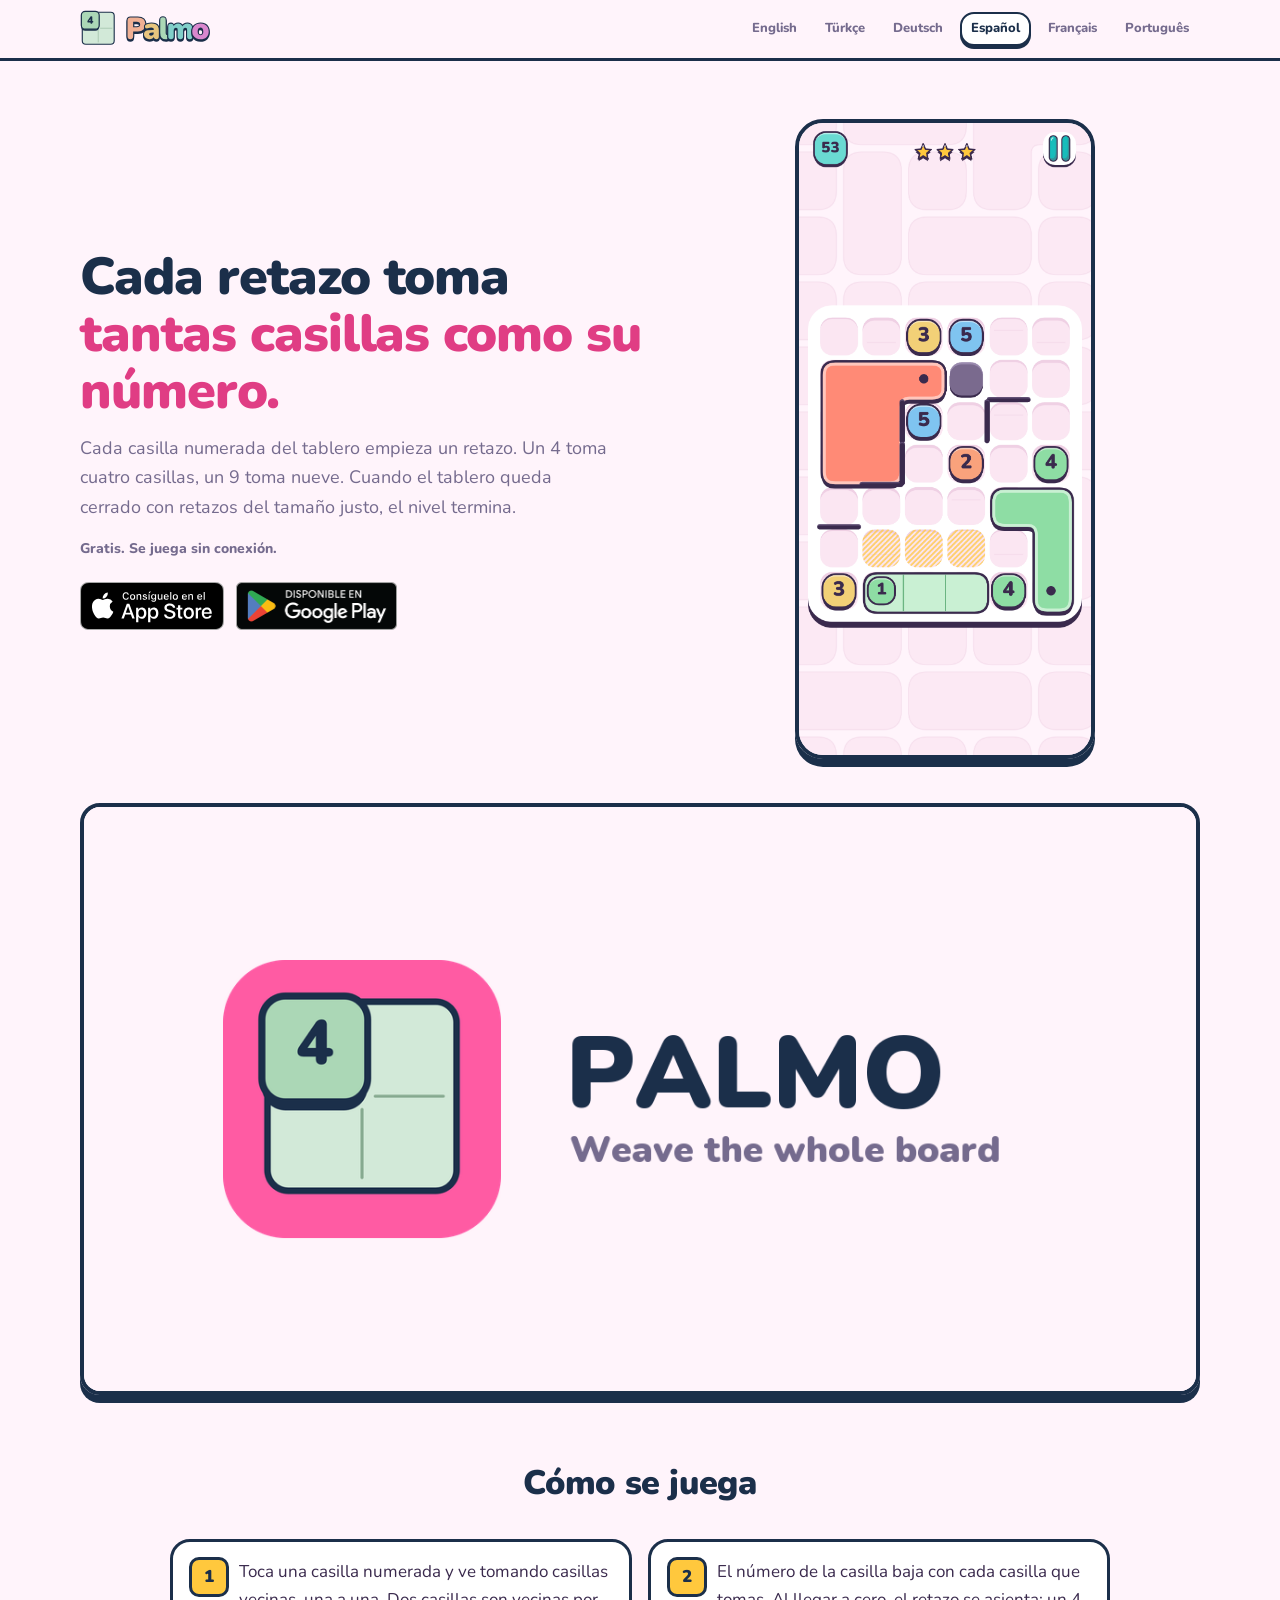
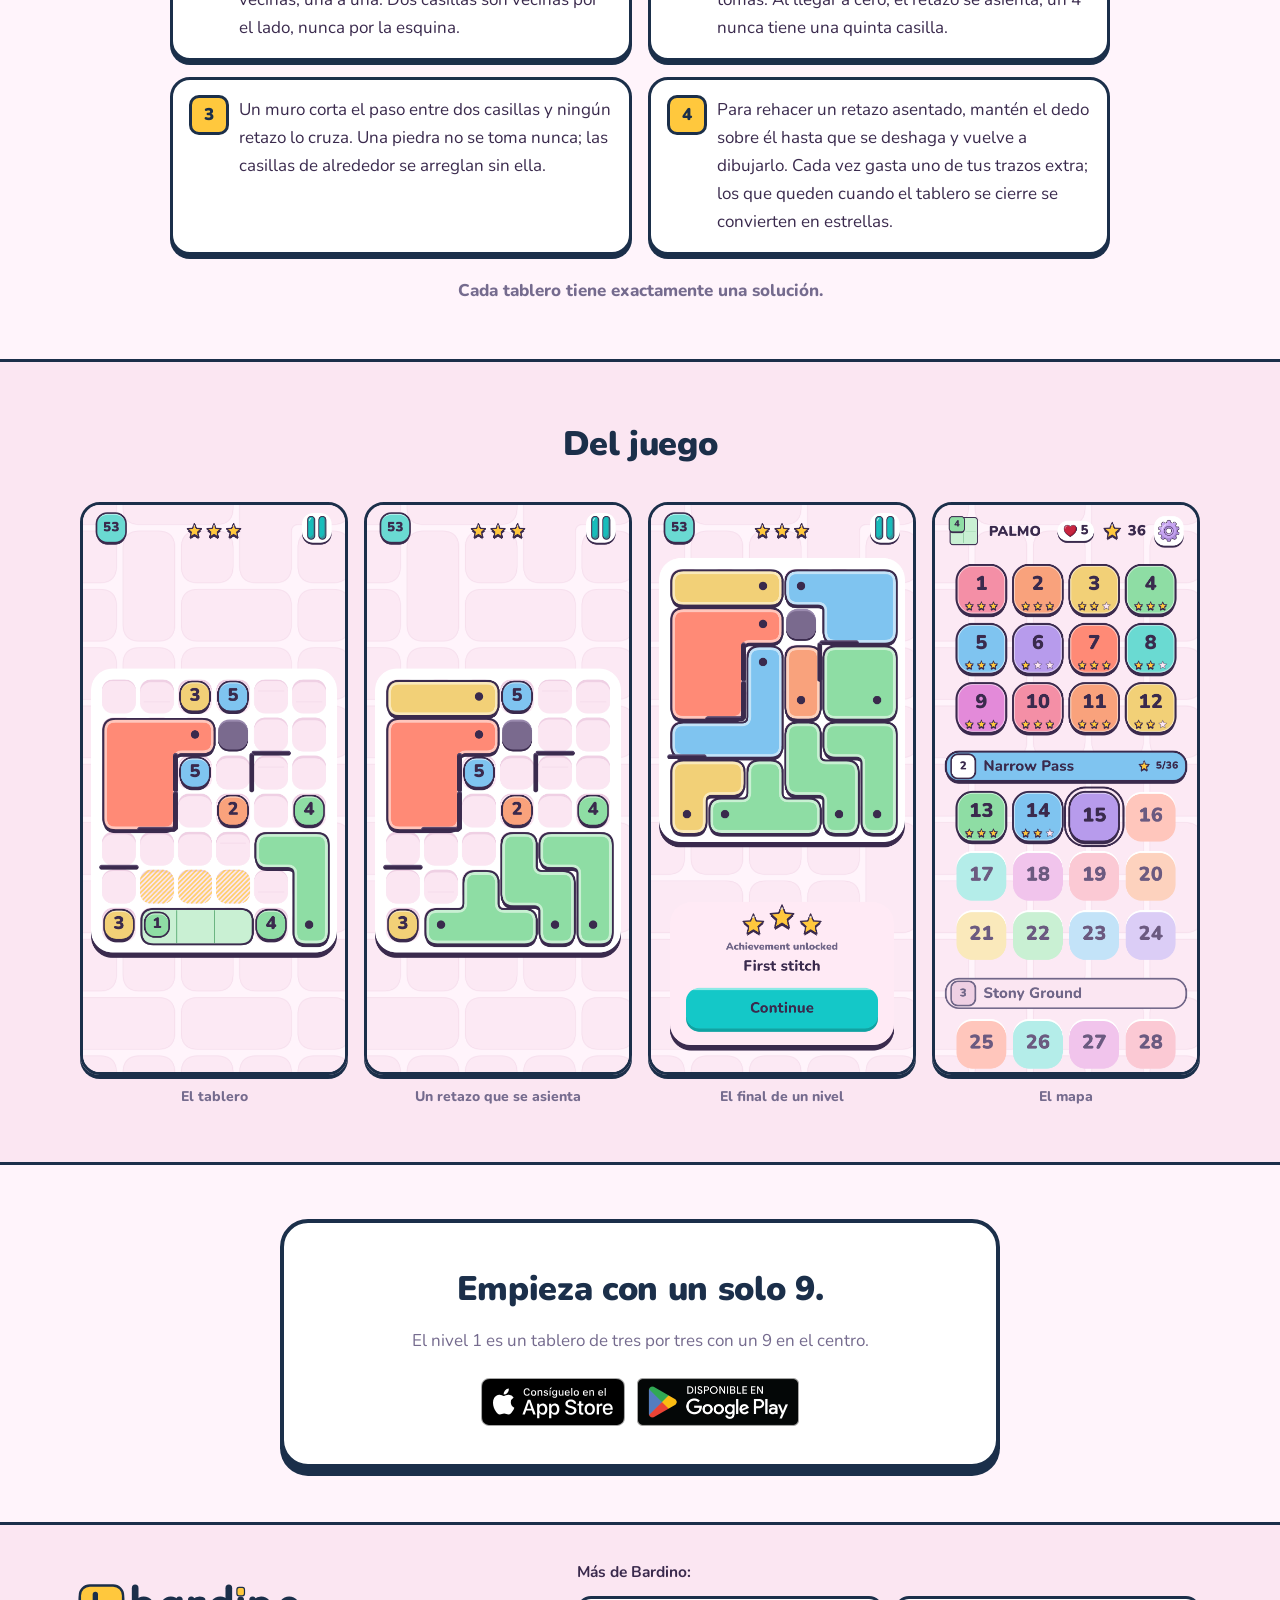
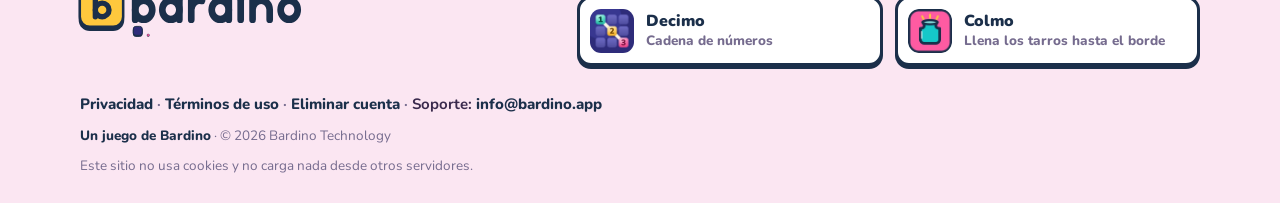
<file: es/index.html>
<!DOCTYPE html>
<html lang="es">
<head>
    <meta charset="UTF-8">
    <meta name="viewport" content="width=device-width, initial-scale=1.0">
    <meta name="description" content="Un puzle de regiones: cada casilla numerada empieza un retazo que toma tantas casillas como su número. Gratis en Android e iOS.">
    <meta name="robots" content="index, follow">
    <meta property="og:type" content="website">
    <meta property="og:url" content="https://palmo.bardino.app/es/">
    <meta property="og:title" content="Palmo: Tejido numérico">
    <meta property="og:description" content="Un puzle de regiones: cada casilla numerada empieza un retazo que toma tantas casillas como su número. Gratis en Android e iOS.">
    <meta property="og:locale" content="es_ES">
    <meta property="og:site_name" content="Palmo">
    <meta property="og:image" content="https://palmo.bardino.app/assets/palmo-share.png">
    <meta property="og:image:width" content="1200">
    <meta property="og:image:height" content="630">
    <meta name="twitter:image" content="https://palmo.bardino.app/assets/palmo-share.png">
    <meta name="twitter:card" content="summary_large_image">
    <meta name="twitter:title" content="Palmo: Tejido numérico">
    <meta name="twitter:description" content="Un puzle de regiones: cada casilla numerada empieza un retazo que toma tantas casillas como su número. Gratis en Android e iOS.">
    <meta name="theme-color" content="#FFF4FB" media="(prefers-color-scheme: light)">
    <meta name="theme-color" content="#1B2F4A" media="(prefers-color-scheme: dark)">
    <title>Palmo: Tejido numérico</title>
    <link rel="canonical" href="https://palmo.bardino.app/es/">
    <link rel="alternate" hreflang="en" href="https://palmo.bardino.app/">
    <link rel="alternate" hreflang="tr" href="https://palmo.bardino.app/tr/">
    <link rel="alternate" hreflang="de" href="https://palmo.bardino.app/de/">
    <link rel="alternate" hreflang="es" href="https://palmo.bardino.app/es/">
    <link rel="alternate" hreflang="fr" href="https://palmo.bardino.app/fr/">
    <link rel="alternate" hreflang="pt-BR" href="https://palmo.bardino.app/pt/">
    <link rel="alternate" hreflang="x-default" href="https://palmo.bardino.app/">
    <link rel="icon" type="image/svg+xml" href="/assets/palmo-mark.svg">
    <link rel="apple-touch-icon" href="/assets/palmo-icon.png">
    <link rel="manifest" href="/manifest.json">
    <link rel="preload" href="/assets/fonts/nunito-900.woff2" as="font" type="font/woff2" crossorigin>
    <link rel="preload" href="/assets/fonts/nunito-400.woff2" as="font" type="font/woff2" crossorigin>
    <link rel="stylesheet" href="/css/style.css">
</head>
<body>
<header class="ust">
    <div class="kap">
        <a class="marka" href="/es/"><svg class="kilit" focusable="false" xmlns="http://www.w3.org/2000/svg" viewBox="-12 -12 700 200" role="img" aria-label="Palmo">
<g transform="scale(0.84)"><rect x="0" y="0" width="200" height="200" rx="22" fill="#D2E9D8" stroke="#1B2F4A" stroke-width="7"></rect>
<line x1="100" y1="14" x2="100" y2="86" stroke="#89AC92" stroke-width="3.2" stroke-linecap="round"></line>
<line x1="100" y1="114" x2="100" y2="186" stroke="#89AC92" stroke-width="3.2" stroke-linecap="round"></line>
<line x1="14" y1="100" x2="86" y2="100" stroke="#89AC92" stroke-width="3.2" stroke-linecap="round"></line>
<line x1="114" y1="100" x2="186" y2="100" stroke="#89AC92" stroke-width="3.2" stroke-linecap="round"></line>
<rect x="-6" y="-6" width="112" height="112" rx="25" fill="#1B2F4A" transform="translate(0,9)"></rect>
<rect x="-6" y="-6" width="112" height="112" rx="25" fill="#ABD7B6" stroke="#1B2F4A" stroke-width="7.5"></rect>
<path d="M57 72.31Q54.22 72.31 52.67 70.79Q51.12 69.27 51.12 66.3L51.12 63.93L37.86 63.93Q34.95 63.93 33.34 62.61Q31.72 61.29 31.72 58.58Q31.72 57 32.31 55.51Q32.91 54.03 34.42 51.91L50.53 28.42Q51.85 26.44 53.5 25.51Q55.15 24.59 57.39 24.59Q59.9 24.59 61.35 26.07Q62.8 27.56 62.8 30.6L62.8 54.75L64.39 54.75Q66.9 54.75 68.18 55.94Q69.47 57.13 69.47 59.31Q69.47 61.55 68.18 62.74Q66.9 63.93 64.39 63.93L62.8 63.93L62.8 66.3Q62.8 69.21 61.32 70.76Q59.83 72.31 57 72.31ZM51.12 54.75L51.12 39.18L52.97 39.18L40.56 57.59L40.56 54.75Z" fill="#1B2F4A"/></g>
<g transform="translate(228,0)" stroke="#1B2F4A" stroke-width="11" paint-order="stroke fill" stroke-linejoin="round">
<path d="M24.96 149.44Q17.92 149.44 14.08 145.52Q10.24 141.6 10.24 134.56L10.24 50.08Q10.24 42.88 14.16 39.04Q18.08 35.2 25.12 35.2L64.48 35.2Q83.68 35.2 94.16 45.04Q104.64 54.88 104.64 72.16Q104.64 89.44 94.16 99.28Q83.68 109.12 64.48 109.12L39.68 109.12L39.68 134.56Q39.68 141.6 36 145.52Q32.32 149.44 24.96 149.44ZM39.68 86.56L59.36 86.56Q67.68 86.56 72.16 82.96Q76.64 79.36 76.64 72.16Q76.64 64.8 72.16 61.28Q67.68 57.76 59.36 57.76L39.68 57.76Z" fill="#1B2F4A"/><path d="M24.96 141.44Q17.92 141.44 14.08 137.52Q10.24 133.6 10.24 126.56L10.24 42.08Q10.24 34.88 14.16 31.04Q18.08 27.2 25.12 27.2L64.48 27.2Q83.68 27.2 94.16 37.04Q104.64 46.88 104.64 64.16Q104.64 81.44 94.16 91.28Q83.68 101.12 64.48 101.12L39.68 101.12L39.68 126.56Q39.68 133.6 36 137.52Q32.32 141.44 24.96 141.44ZM39.68 78.56L59.36 78.56Q67.68 78.56 72.16 74.96Q76.64 71.36 76.64 64.16Q76.64 56.8 72.16 53.28Q67.68 49.76 59.36 49.76L39.68 49.76Z" fill="#F0B094"/>
<path d="M127.68 149.76Q118.56 149.76 111.6 146.4Q104.64 143.04 100.72 137.2Q96.8 131.36 96.8 123.84Q96.8 115.2 101.28 110.24Q105.76 105.28 115.68 103.12Q125.6 100.96 142.08 100.96L150.88 100.96L150.88 114.4L142.08 114.4Q135.84 114.4 131.76 115.28Q127.68 116.16 125.76 118Q123.84 119.84 123.84 122.72Q123.84 126.4 126.48 128.8Q129.12 131.2 134.08 131.2Q138.08 131.2 141.2 129.44Q144.32 127.68 146.24 124.56Q148.16 121.44 148.16 117.28L148.16 98.72Q148.16 92.96 145.2 90.56Q142.24 88.16 135.04 88.16Q131.2 88.16 126.4 89.04Q121.6 89.92 115.68 92.16Q111.36 93.76 108.32 92.64Q105.28 91.52 103.6 88.8Q101.92 86.08 102 82.88Q102.08 79.68 104.08 76.8Q106.08 73.92 110.24 72.32Q117.92 69.44 124.4 68.48Q130.88 67.52 136.32 67.52Q149.44 67.52 158 71.28Q166.56 75.04 170.8 82.8Q175.04 90.56 175.04 102.72L175.04 135.04Q175.04 142.08 171.68 145.76Q168.32 149.44 161.92 149.44Q155.36 149.44 151.92 145.76Q148.48 142.08 148.48 135.04L148.48 130.88L149.44 133.12Q148.64 138.24 145.76 141.92Q142.88 145.6 138.24 147.68Q133.6 149.76 127.68 149.76Z" fill="#1B2F4A"/><path d="M127.68 141.76Q118.56 141.76 111.6 138.4Q104.64 135.04 100.72 129.2Q96.8 123.36 96.8 115.84Q96.8 107.2 101.28 102.24Q105.76 97.28 115.68 95.12Q125.6 92.96 142.08 92.96L150.88 92.96L150.88 106.4L142.08 106.4Q135.84 106.4 131.76 107.28Q127.68 108.16 125.76 110Q123.84 111.84 123.84 114.72Q123.84 118.4 126.48 120.8Q129.12 123.2 134.08 123.2Q138.08 123.2 141.2 121.44Q144.32 119.68 146.24 116.56Q148.16 113.44 148.16 109.28L148.16 90.72Q148.16 84.96 145.2 82.56Q142.24 80.16 135.04 80.16Q131.2 80.16 126.4 81.04Q121.6 81.92 115.68 84.16Q111.36 85.76 108.32 84.64Q105.28 83.52 103.6 80.8Q101.92 78.08 102 74.88Q102.08 71.68 104.08 68.8Q106.08 65.92 110.24 64.32Q117.92 61.44 124.4 60.48Q130.88 59.52 136.32 59.52Q149.44 59.52 158 63.28Q166.56 67.04 170.8 74.8Q175.04 82.56 175.04 94.72L175.04 127.04Q175.04 134.08 171.68 137.76Q168.32 141.44 161.92 141.44Q155.36 141.44 151.92 137.76Q148.48 134.08 148.48 127.04L148.48 122.88L149.44 125.12Q148.64 130.24 145.76 133.92Q142.88 137.6 138.24 139.68Q133.6 141.76 127.68 141.76Z" fill="#E7C57E"/>
<path d="M212.24 149.76Q196.88 149.76 189.6 141.52Q182.32 133.28 182.32 116.64L182.32 48.16Q182.32 41.12 186 37.44Q189.68 33.76 196.4 33.76Q203.28 33.76 207.04 37.44Q210.8 41.12 210.8 48.16L210.8 115.68Q210.8 121.6 213.12 124.32Q215.44 127.04 219.12 127.04Q220.24 127.04 221.44 126.8Q222.64 126.56 224.08 126.4Q226.8 126.4 228.16 128.48Q229.52 130.56 229.52 136.96Q229.52 142.56 227.28 145.36Q225.04 148.16 220.4 148.96Q219.12 149.12 216.72 149.44Q214.32 149.76 212.24 149.76Z" fill="#1B2F4A"/><path d="M212.24 141.76Q196.88 141.76 189.6 133.52Q182.32 125.28 182.32 108.64L182.32 40.16Q182.32 33.12 186 29.44Q189.68 25.76 196.4 25.76Q203.28 25.76 207.04 29.44Q210.8 33.12 210.8 40.16L210.8 107.68Q210.8 113.6 213.12 116.32Q215.44 119.04 219.12 119.04Q220.24 119.04 221.44 118.8Q222.64 118.56 224.08 118.4Q226.8 118.4 228.16 120.48Q229.52 122.56 229.52 128.96Q229.52 134.56 227.28 137.36Q225.04 140.16 220.4 140.96Q219.12 141.12 216.72 141.44Q214.32 141.76 212.24 141.76Z" fill="#ABD7B6"/>
<path d="M238.72 149.44Q232 149.44 228.32 145.76Q224.64 142.08 224.64 135.04L224.64 82.08Q224.64 75.2 228.24 71.52Q231.84 67.84 238.56 67.84Q245.28 67.84 248.8 71.52Q252.32 75.2 252.32 82.08L252.32 90.88L250.56 83.04Q253.92 76 260.56 71.76Q267.2 67.52 276.32 67.52Q284.96 67.52 291.12 71.68Q297.28 75.84 300 84.32L297.76 84.32Q301.44 76.48 308.8 72Q316.16 67.52 325.12 67.52Q334.4 67.52 340.32 71.12Q346.24 74.72 349.2 82.32Q352.16 89.92 352.16 101.44L352.16 135.04Q352.16 142.08 348.4 145.76Q344.64 149.44 337.76 149.44Q331.04 149.44 327.36 145.76Q323.68 142.08 323.68 135.04L323.68 102.24Q323.68 95.36 321.6 92.32Q319.52 89.28 314.72 89.28Q308.8 89.28 305.68 93.44Q302.56 97.6 302.56 105.28L302.56 135.04Q302.56 142.08 298.88 145.76Q295.2 149.44 288.32 149.44Q281.44 149.44 277.76 145.76Q274.08 142.08 274.08 135.04L274.08 102.24Q274.08 95.36 272 92.32Q269.92 89.28 265.12 89.28Q259.36 89.28 256.24 93.44Q253.12 97.6 253.12 105.28L253.12 135.04Q253.12 149.44 238.72 149.44Z" fill="#1B2F4A"/><path d="M238.72 141.44Q232 141.44 228.32 137.76Q224.64 134.08 224.64 127.04L224.64 74.08Q224.64 67.2 228.24 63.52Q231.84 59.84 238.56 59.84Q245.28 59.84 248.8 63.52Q252.32 67.2 252.32 74.08L252.32 82.88L250.56 75.04Q253.92 68 260.56 63.76Q267.2 59.52 276.32 59.52Q284.96 59.52 291.12 63.68Q297.28 67.84 300 76.32L297.76 76.32Q301.44 68.48 308.8 64Q316.16 59.52 325.12 59.52Q334.4 59.52 340.32 63.12Q346.24 66.72 349.2 74.32Q352.16 81.92 352.16 93.44L352.16 127.04Q352.16 134.08 348.4 137.76Q344.64 141.44 337.76 141.44Q331.04 141.44 327.36 137.76Q323.68 134.08 323.68 127.04L323.68 94.24Q323.68 87.36 321.6 84.32Q319.52 81.28 314.72 81.28Q308.8 81.28 305.68 85.44Q302.56 89.6 302.56 97.28L302.56 127.04Q302.56 134.08 298.88 137.76Q295.2 141.44 288.32 141.44Q281.44 141.44 277.76 137.76Q274.08 134.08 274.08 127.04L274.08 94.24Q274.08 87.36 272 84.32Q269.92 81.28 265.12 81.28Q259.36 81.28 256.24 85.44Q253.12 89.6 253.12 97.28L253.12 127.04Q253.12 141.44 238.72 141.44Z" fill="#81CFC9"/>
<path d="M394.16 149.76Q381.04 149.76 371.28 144.8Q361.52 139.84 356.08 130.56Q350.64 121.28 350.64 108.64Q350.64 99.04 353.68 91.44Q356.72 83.84 362.48 78.48Q368.24 73.12 376.24 70.32Q384.24 67.52 394.16 67.52Q407.28 67.52 417.04 72.48Q426.8 77.44 432.16 86.64Q437.52 95.84 437.52 108.64Q437.52 118.08 434.48 125.76Q431.44 133.44 425.76 138.8Q420.08 144.16 412 146.96Q403.92 149.76 394.16 149.76ZM394.16 128.8Q398.48 128.8 401.84 126.64Q405.2 124.48 407.04 120.08Q408.88 115.68 408.88 108.64Q408.88 97.92 404.72 93.2Q400.56 88.48 394.16 88.48Q389.84 88.48 386.48 90.56Q383.12 92.64 381.2 97.04Q379.28 101.44 379.28 108.64Q379.28 119.2 383.44 124Q387.6 128.8 394.16 128.8Z" fill="#1B2F4A"/><path d="M394.16 141.76Q381.04 141.76 371.28 136.8Q361.52 131.84 356.08 122.56Q350.64 113.28 350.64 100.64Q350.64 91.04 353.68 83.44Q356.72 75.84 362.48 70.48Q368.24 65.12 376.24 62.32Q384.24 59.52 394.16 59.52Q407.28 59.52 417.04 64.48Q426.8 69.44 432.16 78.64Q437.52 87.84 437.52 100.64Q437.52 110.08 434.48 117.76Q431.44 125.44 425.76 130.8Q420.08 136.16 412 138.96Q403.92 141.76 394.16 141.76ZM394.16 120.8Q398.48 120.8 401.84 118.64Q405.2 116.48 407.04 112.08Q408.88 107.68 408.88 100.64Q408.88 89.92 404.72 85.2Q400.56 80.48 394.16 80.48Q389.84 80.48 386.48 82.56Q383.12 84.64 381.2 89.04Q379.28 93.44 379.28 100.64Q379.28 111.2 383.44 116Q387.6 120.8 394.16 120.8Z" fill="#D987CE"/>
</g>
</svg></a>
        <div class="diller"><a href="/" hreflang="en" lang="en"><span class="dil-ad">English</span><span class="dil-kod" aria-hidden="true">EN</span></a><a href="/tr/" hreflang="tr" lang="tr"><span class="dil-ad">Türkçe</span><span class="dil-kod" aria-hidden="true">TR</span></a><a href="/de/" hreflang="de" lang="de"><span class="dil-ad">Deutsch</span><span class="dil-kod" aria-hidden="true">DE</span></a><a href="/es/" hreflang="es" lang="es" aria-current="page"><span class="dil-ad">Español</span><span class="dil-kod" aria-hidden="true">ES</span></a><a href="/fr/" hreflang="fr" lang="fr"><span class="dil-ad">Français</span><span class="dil-kod" aria-hidden="true">FR</span></a><a href="/pt/" hreflang="pt-BR" lang="pt-BR"><span class="dil-ad">Português</span><span class="dil-kod" aria-hidden="true">PT</span></a></div>
    </div>
</header>

<section class="kahraman">
    <div class="kap">
        <div>
            <h1>Cada retazo toma<br><em>tantas casillas como su número.</em></h1>
            <p class="alt">Cada casilla numerada del tablero empieza un retazo. Un 4 toma cuatro casillas, un 9 toma nueve. Cuando el tablero queda cerrado con retazos del tamaño justo, el nivel termina.</p>
            <p class="kucuk">Gratis. Se juega sin conexión.</p>
            <div class="magaza"><a href="https://apps.apple.com/app/palmo-number-weave/id6806719070"><img src="/assets/badges/es/app_store.svg" alt="Palmo en el App Store" width="144" height="48"></a><a href="https://play.google.com/store/apps/details?id=com.bardino.palmo"><img src="/assets/badges/es/google_play.png" alt="Palmo en Google Play" width="162" height="48"></a></div>
        </div>
        <div class="telefon"><img src="/assets/shots/01_board.webp" alt="El tablero" width="390" height="844" loading="eager"></div>
    </div>
</section>

<section class="bant">
    <img src="/assets/palmo-share.png" alt="Palmo" width="1200" height="630" loading="lazy">
</section>

<section class="nasil">
    <div class="kap">
        <h2>Cómo se juega</h2>
        <ol class="adimlar"><li>Toca una casilla numerada y ve tomando casillas vecinas, una a una. Dos casillas son vecinas por el lado, nunca por la esquina.</li><li>El número de la casilla baja con cada casilla que tomas. Al llegar a cero, el retazo se asienta; un 4 nunca tiene una quinta casilla.</li><li>Un muro corta el paso entre dos casillas y ningún retazo lo cruza. Una piedra no se toma nunca; las casillas de alrededor se arreglan sin ella.</li><li>Para rehacer un retazo asentado, mantén el dedo sobre él hasta que se deshaga y vuelve a dibujarlo. Cada vez gasta uno de tus trazos extra; los que queden cuando el tablero se cierre se convierten en estrellas.</li></ol>
        <p class="bolum-alt">Cada tablero tiene exactamente una solución.</p>
    </div>
</section>

<section class="duvar-bolum">
    <div class="kap">
        <h2>Del juego</h2>
        <div class="vitrin"><figure><img src="/assets/shots/01_board.webp" alt="El tablero" width="390" height="844" loading="lazy"><figcaption>El tablero</figcaption></figure><figure><img src="/assets/shots/02_settle.webp" alt="Un retazo que se asienta" width="390" height="844" loading="lazy"><figcaption>Un retazo que se asienta</figcaption></figure><figure><img src="/assets/shots/03_result.webp" alt="El final de un nivel" width="390" height="844" loading="lazy"><figcaption>El final de un nivel</figcaption></figure><figure><img src="/assets/shots/04_map.webp" alt="El mapa" width="390" height="844" loading="lazy"><figcaption>El mapa</figcaption></figure></div>
    </div>
</section>

<section class="kapanis">
    <div class="kap">
        <div class="kutu">
            <h2>Empieza con un solo 9.</h2>
            <p class="bolum-alt">El nivel 1 es un tablero de tres por tres con un 9 en el centro.</p>
            <div class="magaza"><a href="https://apps.apple.com/app/palmo-number-weave/id6806719070"><img src="/assets/badges/es/app_store.svg" alt="Palmo en el App Store" width="144" height="48"></a><a href="https://play.google.com/store/apps/details?id=com.bardino.palmo"><img src="/assets/badges/es/google_play.png" alt="Palmo en Google Play" width="162" height="48"></a></div>
        </div>
    </div>
</section>

<script type="application/ld+json">
{
  "@context": "https://schema.org",
  "@type": "MobileApplication",
  "name": "Palmo",
  "applicationCategory": "GameApplication",
  "operatingSystem": "Android, iOS",
  "url": "https://palmo.bardino.app/es/",
  "inLanguage": "es",
  "offers": {"@type": "Offer", "price": "0", "priceCurrency": "TRY"},
  "publisher": {"@type": "Organization", "name": "Bardino Technology"}
}
</script>
<footer class="aile">
    <div class="kap aile-ust">
        <a class="aile-marka" href="https://bardino.app/"><svg class="aile-logo bardino-intro" viewBox="0 0 600 150" data-bardino-intro role="img" aria-label="Bardino"><g class="bi-mark"><g transform="translate(0 6) scale(1.12)"><rect x="4.5" y="9.5" width="91" height="87" rx="21" class="bi-ef bi-es" stroke-width="5"/><rect x="4.5" y="3" width="91" height="87" rx="21" fill="#FFC83D" class="bi-es" stroke-width="5"/><g fill="none" stroke="#1B2F4A" stroke-width="11.2" stroke-linecap="round"><path d="M37.1 22.1V68.9"/><circle cx="51.5" cy="54.5" r="14.4"/></g></g></g><g class="bi-word"><g transform="translate(134 8) scale(.62)" fill="none" stroke="currentColor" stroke-width="28" stroke-linecap="round" stroke-linejoin="round"><path d="M16 19V136"/><circle cx="52" cy="100" r="36"/><circle cx="166" cy="100" r="36"/><path d="M202 64V136"/><path d="M252 64V136M252 100A36 36 0 0 1 297.32 65.23"/><circle cx="374" cy="100" r="36"/><path d="M410 19V136"/><path d="M460 64V136"/><path d="M510 64V136M510 100A36 36 0 0 1 582 100V136"/><circle cx="664" cy="100" r="36"/></g></g><g transform="translate(139 112) scale(.65)"><g class="bi-stone"><rect x="2" y="6" width="32" height="32" rx="9" class="bi-ef bi-es" stroke-width="3.5"/><rect x="2" y="2" width="32" height="32" rx="9" fill="#2E2C7A" class="bi-es" stroke-width="3.5"/></g><g class="bi-stone"><rect x="44" y="6" width="32" height="32" rx="9" class="bi-ef bi-es" stroke-width="3.5"/><rect x="44" y="2" width="32" height="32" rx="9" fill="#FF5BA3" class="bi-es" stroke-width="3.5"/></g><g class="bi-stone"><rect x="86" y="6" width="32" height="32" rx="9" class="bi-ef bi-es" stroke-width="3.5"/><rect x="86" y="2" width="32" height="32" rx="9" fill="#ABD7B6" class="bi-es" stroke-width="3.5"/></g></g><g class="bi-dot" transform="translate(419.2 30.94)"><rect x="-9.92" y="-19.84" width="19.84" height="19.84" rx="5.58" fill="#FFC83D" class="bi-es" stroke-width="3.1"/></g></svg></a>
        <div class="aile-kardes">
            <p>Más de Bardino:</p>
            <ul><li><a href="https://decimo.bardino.app/es/"><img src="/assets/aile/decimo.webp" alt="" width="44" height="44" loading="lazy"><span><b>Decimo</b><small>Cadena de números</small></span></a></li><li><a href="https://colmo.bardino.app/es/"><img src="/assets/aile/colmo.webp" alt="" width="44" height="44" loading="lazy"><span><b>Colmo</b><small>Llena los tarros hasta el borde</small></span></a></li></ul>
        </div>
    </div>
    <div class="kap aile-alt">
        <p class="f-baglantilar"><a href="/privacy.html">Privacidad</a><span class="f-ayrac" aria-hidden="true"> · </span><a href="/terms.html">Términos de uso</a><span class="f-ayrac" aria-hidden="true"> · </span><a href="/account-deletion.html">Eliminar cuenta</a><span class="f-ayrac" aria-hidden="true"> · </span><span class="f-destek"><!--email_off-->Soporte: <a href="mailto:info@bardino.app">info@bardino.app</a><!--/email_off--></span></p>
        <p class="f-studyo"><a href="https://bardino.app/">Un juego de Bardino</a><span class="f-ayrac" aria-hidden="true"> · </span>&copy; 2026 Bardino Technology</p>
        <p class="f-not">Este sitio no usa cookies y no carga nada desde otros servidores.</p>
    </div>
</footer>

<script src="/assets/bardino-intro.js" defer></script>
</body>
</html>
</file>
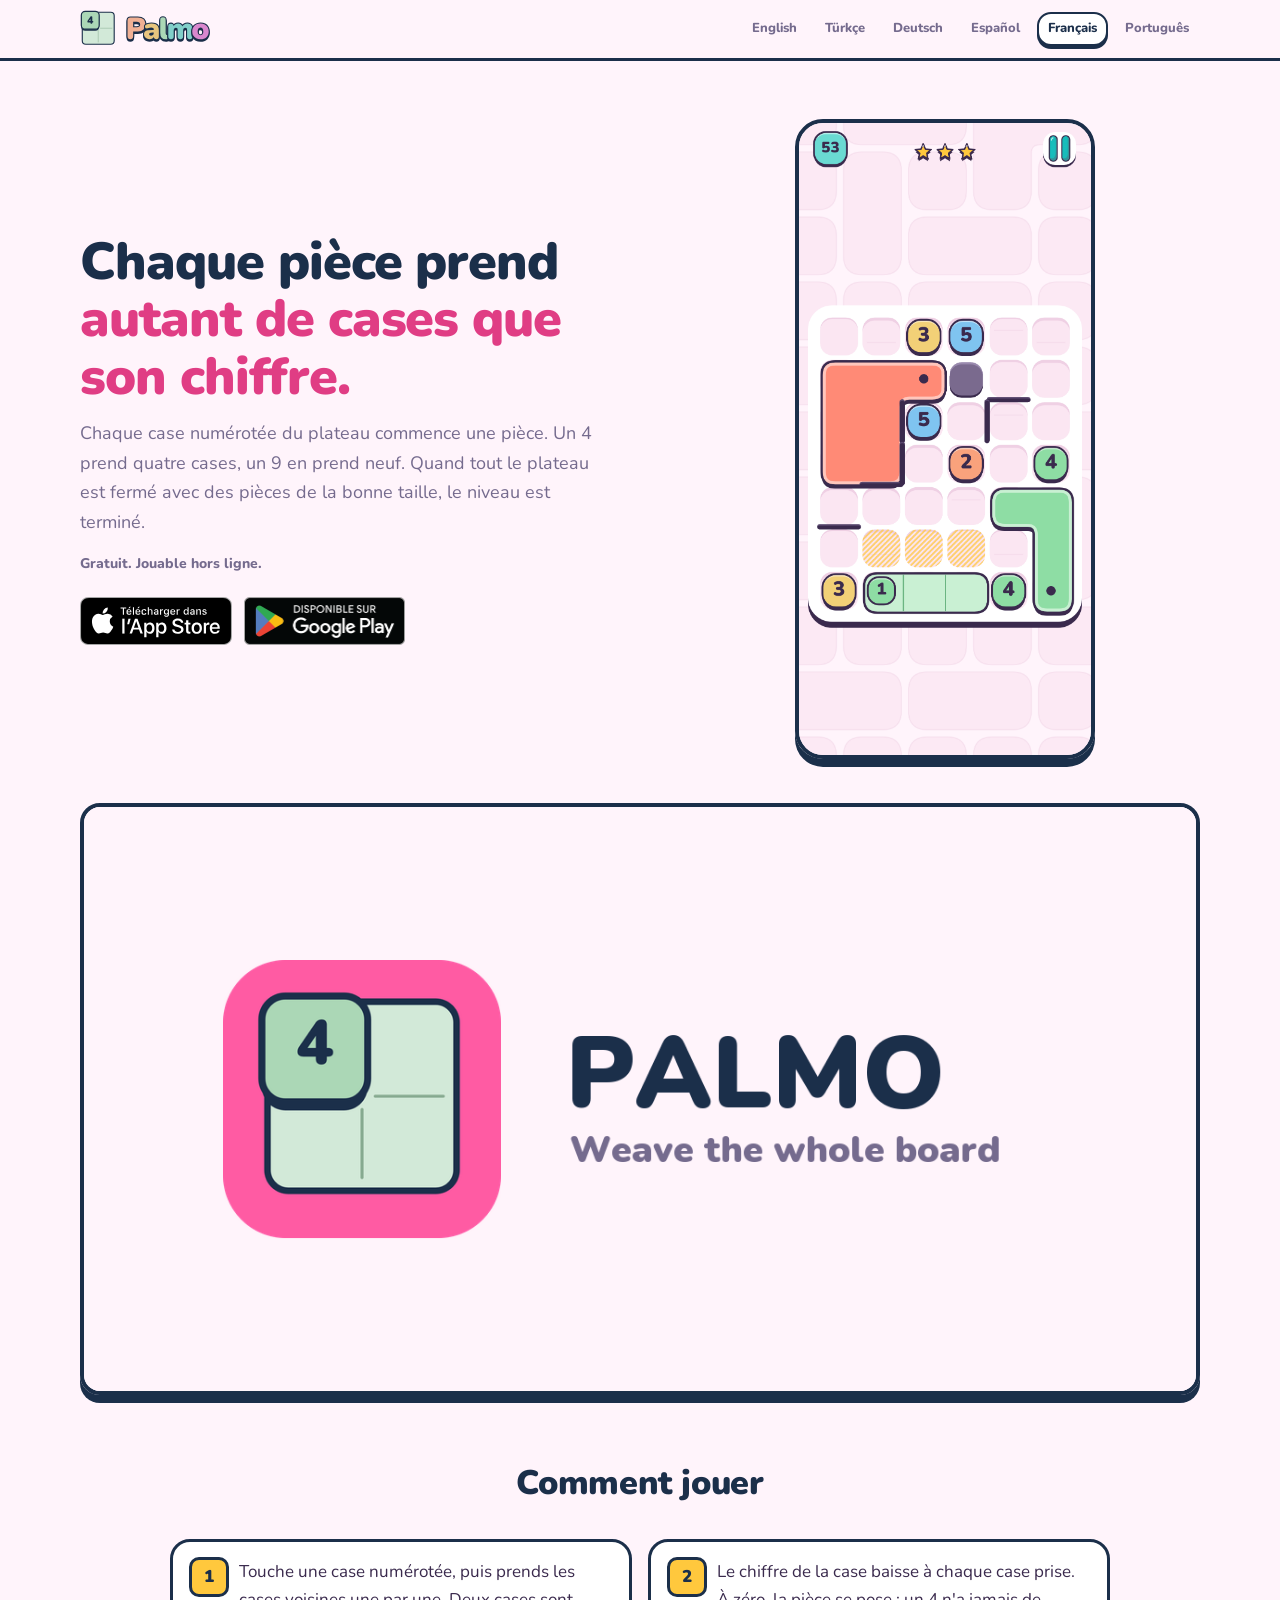
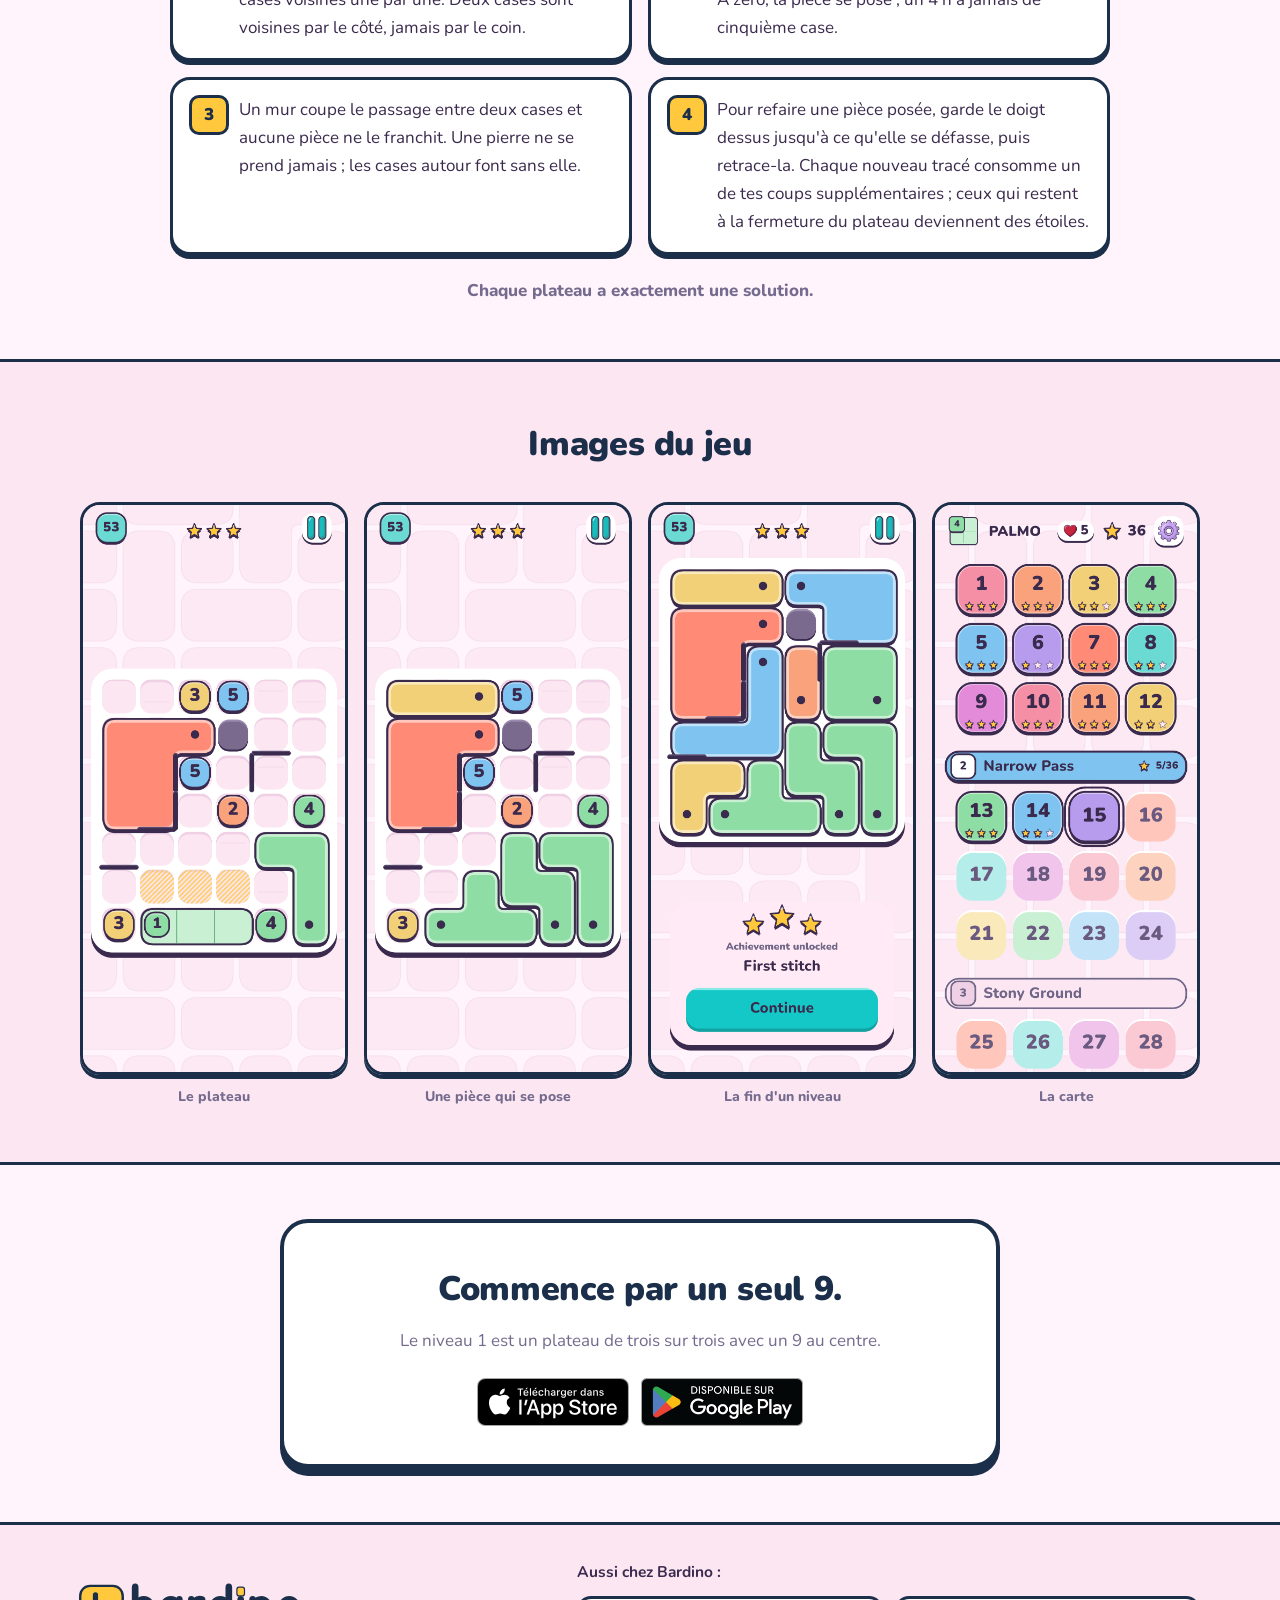
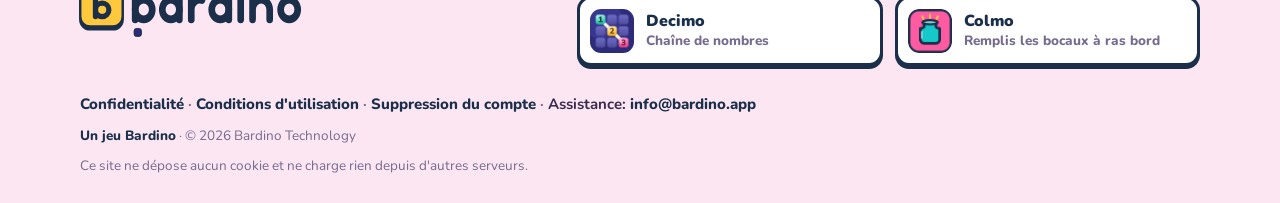
<file: fr/index.html>
<!DOCTYPE html>
<html lang="fr">
<head>
    <meta charset="UTF-8">
    <meta name="viewport" content="width=device-width, initial-scale=1.0">
    <meta name="description" content="Un casse-tête de régions : chaque case numérotée commence une pièce qui prend autant de cases que son chiffre. Gratuit sur Android et iOS.">
    <meta name="robots" content="index, follow">
    <meta property="og:type" content="website">
    <meta property="og:url" content="https://palmo.bardino.app/fr/">
    <meta property="og:title" content="Palmo : Nombres tissés">
    <meta property="og:description" content="Un casse-tête de régions : chaque case numérotée commence une pièce qui prend autant de cases que son chiffre. Gratuit sur Android et iOS.">
    <meta property="og:locale" content="fr_FR">
    <meta property="og:site_name" content="Palmo">
    <meta property="og:image" content="https://palmo.bardino.app/assets/palmo-share.png">
    <meta property="og:image:width" content="1200">
    <meta property="og:image:height" content="630">
    <meta name="twitter:image" content="https://palmo.bardino.app/assets/palmo-share.png">
    <meta name="twitter:card" content="summary_large_image">
    <meta name="twitter:title" content="Palmo : Nombres tissés">
    <meta name="twitter:description" content="Un casse-tête de régions : chaque case numérotée commence une pièce qui prend autant de cases que son chiffre. Gratuit sur Android et iOS.">
    <meta name="theme-color" content="#FFF4FB" media="(prefers-color-scheme: light)">
    <meta name="theme-color" content="#1B2F4A" media="(prefers-color-scheme: dark)">
    <title>Palmo : Nombres tissés</title>
    <link rel="canonical" href="https://palmo.bardino.app/fr/">
    <link rel="alternate" hreflang="en" href="https://palmo.bardino.app/">
    <link rel="alternate" hreflang="tr" href="https://palmo.bardino.app/tr/">
    <link rel="alternate" hreflang="de" href="https://palmo.bardino.app/de/">
    <link rel="alternate" hreflang="es" href="https://palmo.bardino.app/es/">
    <link rel="alternate" hreflang="fr" href="https://palmo.bardino.app/fr/">
    <link rel="alternate" hreflang="pt-BR" href="https://palmo.bardino.app/pt/">
    <link rel="alternate" hreflang="x-default" href="https://palmo.bardino.app/">
    <link rel="icon" type="image/svg+xml" href="/assets/palmo-mark.svg">
    <link rel="apple-touch-icon" href="/assets/palmo-icon.png">
    <link rel="manifest" href="/manifest.json">
    <link rel="preload" href="/assets/fonts/nunito-900.woff2" as="font" type="font/woff2" crossorigin>
    <link rel="preload" href="/assets/fonts/nunito-400.woff2" as="font" type="font/woff2" crossorigin>
    <link rel="stylesheet" href="/css/style.css">
</head>
<body>
<header class="ust">
    <div class="kap">
        <a class="marka" href="/fr/"><svg class="kilit" focusable="false" xmlns="http://www.w3.org/2000/svg" viewBox="-12 -12 700 200" role="img" aria-label="Palmo">
<g transform="scale(0.84)"><rect x="0" y="0" width="200" height="200" rx="22" fill="#D2E9D8" stroke="#1B2F4A" stroke-width="7"></rect>
<line x1="100" y1="14" x2="100" y2="86" stroke="#89AC92" stroke-width="3.2" stroke-linecap="round"></line>
<line x1="100" y1="114" x2="100" y2="186" stroke="#89AC92" stroke-width="3.2" stroke-linecap="round"></line>
<line x1="14" y1="100" x2="86" y2="100" stroke="#89AC92" stroke-width="3.2" stroke-linecap="round"></line>
<line x1="114" y1="100" x2="186" y2="100" stroke="#89AC92" stroke-width="3.2" stroke-linecap="round"></line>
<rect x="-6" y="-6" width="112" height="112" rx="25" fill="#1B2F4A" transform="translate(0,9)"></rect>
<rect x="-6" y="-6" width="112" height="112" rx="25" fill="#ABD7B6" stroke="#1B2F4A" stroke-width="7.5"></rect>
<path d="M57 72.31Q54.22 72.31 52.67 70.79Q51.12 69.27 51.12 66.3L51.12 63.93L37.86 63.93Q34.95 63.93 33.34 62.61Q31.72 61.29 31.72 58.58Q31.72 57 32.31 55.51Q32.91 54.03 34.42 51.91L50.53 28.42Q51.85 26.44 53.5 25.51Q55.15 24.59 57.39 24.59Q59.9 24.59 61.35 26.07Q62.8 27.56 62.8 30.6L62.8 54.75L64.39 54.75Q66.9 54.75 68.18 55.94Q69.47 57.13 69.47 59.31Q69.47 61.55 68.18 62.74Q66.9 63.93 64.39 63.93L62.8 63.93L62.8 66.3Q62.8 69.21 61.32 70.76Q59.83 72.31 57 72.31ZM51.12 54.75L51.12 39.18L52.97 39.18L40.56 57.59L40.56 54.75Z" fill="#1B2F4A"/></g>
<g transform="translate(228,0)" stroke="#1B2F4A" stroke-width="11" paint-order="stroke fill" stroke-linejoin="round">
<path d="M24.96 149.44Q17.92 149.44 14.08 145.52Q10.24 141.6 10.24 134.56L10.24 50.08Q10.24 42.88 14.16 39.04Q18.08 35.2 25.12 35.2L64.48 35.2Q83.68 35.2 94.16 45.04Q104.64 54.88 104.64 72.16Q104.64 89.44 94.16 99.28Q83.68 109.12 64.48 109.12L39.68 109.12L39.68 134.56Q39.68 141.6 36 145.52Q32.32 149.44 24.96 149.44ZM39.68 86.56L59.36 86.56Q67.68 86.56 72.16 82.96Q76.64 79.36 76.64 72.16Q76.64 64.8 72.16 61.28Q67.68 57.76 59.36 57.76L39.68 57.76Z" fill="#1B2F4A"/><path d="M24.96 141.44Q17.92 141.44 14.08 137.52Q10.24 133.6 10.24 126.56L10.24 42.08Q10.24 34.88 14.16 31.04Q18.08 27.2 25.12 27.2L64.48 27.2Q83.68 27.2 94.16 37.04Q104.64 46.88 104.64 64.16Q104.64 81.44 94.16 91.28Q83.68 101.12 64.48 101.12L39.68 101.12L39.68 126.56Q39.68 133.6 36 137.52Q32.32 141.44 24.96 141.44ZM39.68 78.56L59.36 78.56Q67.68 78.56 72.16 74.96Q76.64 71.36 76.64 64.16Q76.64 56.8 72.16 53.28Q67.68 49.76 59.36 49.76L39.68 49.76Z" fill="#F0B094"/>
<path d="M127.68 149.76Q118.56 149.76 111.6 146.4Q104.64 143.04 100.72 137.2Q96.8 131.36 96.8 123.84Q96.8 115.2 101.28 110.24Q105.76 105.28 115.68 103.12Q125.6 100.96 142.08 100.96L150.88 100.96L150.88 114.4L142.08 114.4Q135.84 114.4 131.76 115.28Q127.68 116.16 125.76 118Q123.84 119.84 123.84 122.72Q123.84 126.4 126.48 128.8Q129.12 131.2 134.08 131.2Q138.08 131.2 141.2 129.44Q144.32 127.68 146.24 124.56Q148.16 121.44 148.16 117.28L148.16 98.72Q148.16 92.96 145.2 90.56Q142.24 88.16 135.04 88.16Q131.2 88.16 126.4 89.04Q121.6 89.92 115.68 92.16Q111.36 93.76 108.32 92.64Q105.28 91.52 103.6 88.8Q101.92 86.08 102 82.88Q102.08 79.68 104.08 76.8Q106.08 73.92 110.24 72.32Q117.92 69.44 124.4 68.48Q130.88 67.52 136.32 67.52Q149.44 67.52 158 71.28Q166.56 75.04 170.8 82.8Q175.04 90.56 175.04 102.72L175.04 135.04Q175.04 142.08 171.68 145.76Q168.32 149.44 161.92 149.44Q155.36 149.44 151.92 145.76Q148.48 142.08 148.48 135.04L148.48 130.88L149.44 133.12Q148.64 138.24 145.76 141.92Q142.88 145.6 138.24 147.68Q133.6 149.76 127.68 149.76Z" fill="#1B2F4A"/><path d="M127.68 141.76Q118.56 141.76 111.6 138.4Q104.64 135.04 100.72 129.2Q96.8 123.36 96.8 115.84Q96.8 107.2 101.28 102.24Q105.76 97.28 115.68 95.12Q125.6 92.96 142.08 92.96L150.88 92.96L150.88 106.4L142.08 106.4Q135.84 106.4 131.76 107.28Q127.68 108.16 125.76 110Q123.84 111.84 123.84 114.72Q123.84 118.4 126.48 120.8Q129.12 123.2 134.08 123.2Q138.08 123.2 141.2 121.44Q144.32 119.68 146.24 116.56Q148.16 113.44 148.16 109.28L148.16 90.72Q148.16 84.96 145.2 82.56Q142.24 80.16 135.04 80.16Q131.2 80.16 126.4 81.04Q121.6 81.92 115.68 84.16Q111.36 85.76 108.32 84.64Q105.28 83.52 103.6 80.8Q101.92 78.08 102 74.88Q102.08 71.68 104.08 68.8Q106.08 65.92 110.24 64.32Q117.92 61.44 124.4 60.48Q130.88 59.52 136.32 59.52Q149.44 59.52 158 63.28Q166.56 67.04 170.8 74.8Q175.04 82.56 175.04 94.72L175.04 127.04Q175.04 134.08 171.68 137.76Q168.32 141.44 161.92 141.44Q155.36 141.44 151.92 137.76Q148.48 134.08 148.48 127.04L148.48 122.88L149.44 125.12Q148.64 130.24 145.76 133.92Q142.88 137.6 138.24 139.68Q133.6 141.76 127.68 141.76Z" fill="#E7C57E"/>
<path d="M212.24 149.76Q196.88 149.76 189.6 141.52Q182.32 133.28 182.32 116.64L182.32 48.16Q182.32 41.12 186 37.44Q189.68 33.76 196.4 33.76Q203.28 33.76 207.04 37.44Q210.8 41.12 210.8 48.16L210.8 115.68Q210.8 121.6 213.12 124.32Q215.44 127.04 219.12 127.04Q220.24 127.04 221.44 126.8Q222.64 126.56 224.08 126.4Q226.8 126.4 228.16 128.48Q229.52 130.56 229.52 136.96Q229.52 142.56 227.28 145.36Q225.04 148.16 220.4 148.96Q219.12 149.12 216.72 149.44Q214.32 149.76 212.24 149.76Z" fill="#1B2F4A"/><path d="M212.24 141.76Q196.88 141.76 189.6 133.52Q182.32 125.28 182.32 108.64L182.32 40.16Q182.32 33.12 186 29.44Q189.68 25.76 196.4 25.76Q203.28 25.76 207.04 29.44Q210.8 33.12 210.8 40.16L210.8 107.68Q210.8 113.6 213.12 116.32Q215.44 119.04 219.12 119.04Q220.24 119.04 221.44 118.8Q222.64 118.56 224.08 118.4Q226.8 118.4 228.16 120.48Q229.52 122.56 229.52 128.96Q229.52 134.56 227.28 137.36Q225.04 140.16 220.4 140.96Q219.12 141.12 216.72 141.44Q214.32 141.76 212.24 141.76Z" fill="#ABD7B6"/>
<path d="M238.72 149.44Q232 149.44 228.32 145.76Q224.64 142.08 224.64 135.04L224.64 82.08Q224.64 75.2 228.24 71.52Q231.84 67.84 238.56 67.84Q245.28 67.84 248.8 71.52Q252.32 75.2 252.32 82.08L252.32 90.88L250.56 83.04Q253.92 76 260.56 71.76Q267.2 67.52 276.32 67.52Q284.96 67.52 291.12 71.68Q297.28 75.84 300 84.32L297.76 84.32Q301.44 76.48 308.8 72Q316.16 67.52 325.12 67.52Q334.4 67.52 340.32 71.12Q346.24 74.72 349.2 82.32Q352.16 89.92 352.16 101.44L352.16 135.04Q352.16 142.08 348.4 145.76Q344.64 149.44 337.76 149.44Q331.04 149.44 327.36 145.76Q323.68 142.08 323.68 135.04L323.68 102.24Q323.68 95.36 321.6 92.32Q319.52 89.28 314.72 89.28Q308.8 89.28 305.68 93.44Q302.56 97.6 302.56 105.28L302.56 135.04Q302.56 142.08 298.88 145.76Q295.2 149.44 288.32 149.44Q281.44 149.44 277.76 145.76Q274.08 142.08 274.08 135.04L274.08 102.24Q274.08 95.36 272 92.32Q269.92 89.28 265.12 89.28Q259.36 89.28 256.24 93.44Q253.12 97.6 253.12 105.28L253.12 135.04Q253.12 149.44 238.72 149.44Z" fill="#1B2F4A"/><path d="M238.72 141.44Q232 141.44 228.32 137.76Q224.64 134.08 224.64 127.04L224.64 74.08Q224.64 67.2 228.24 63.52Q231.84 59.84 238.56 59.84Q245.28 59.84 248.8 63.52Q252.32 67.2 252.32 74.08L252.32 82.88L250.56 75.04Q253.92 68 260.56 63.76Q267.2 59.52 276.32 59.52Q284.96 59.52 291.12 63.68Q297.28 67.84 300 76.32L297.76 76.32Q301.44 68.48 308.8 64Q316.16 59.52 325.12 59.52Q334.4 59.52 340.32 63.12Q346.24 66.72 349.2 74.32Q352.16 81.92 352.16 93.44L352.16 127.04Q352.16 134.08 348.4 137.76Q344.64 141.44 337.76 141.44Q331.04 141.44 327.36 137.76Q323.68 134.08 323.68 127.04L323.68 94.24Q323.68 87.36 321.6 84.32Q319.52 81.28 314.72 81.28Q308.8 81.28 305.68 85.44Q302.56 89.6 302.56 97.28L302.56 127.04Q302.56 134.08 298.88 137.76Q295.2 141.44 288.32 141.44Q281.44 141.44 277.76 137.76Q274.08 134.08 274.08 127.04L274.08 94.24Q274.08 87.36 272 84.32Q269.92 81.28 265.12 81.28Q259.36 81.28 256.24 85.44Q253.12 89.6 253.12 97.28L253.12 127.04Q253.12 141.44 238.72 141.44Z" fill="#81CFC9"/>
<path d="M394.16 149.76Q381.04 149.76 371.28 144.8Q361.52 139.84 356.08 130.56Q350.64 121.28 350.64 108.64Q350.64 99.04 353.68 91.44Q356.72 83.84 362.48 78.48Q368.24 73.12 376.24 70.32Q384.24 67.52 394.16 67.52Q407.28 67.52 417.04 72.48Q426.8 77.44 432.16 86.64Q437.52 95.84 437.52 108.64Q437.52 118.08 434.48 125.76Q431.44 133.44 425.76 138.8Q420.08 144.16 412 146.96Q403.92 149.76 394.16 149.76ZM394.16 128.8Q398.48 128.8 401.84 126.64Q405.2 124.48 407.04 120.08Q408.88 115.68 408.88 108.64Q408.88 97.92 404.72 93.2Q400.56 88.48 394.16 88.48Q389.84 88.48 386.48 90.56Q383.12 92.64 381.2 97.04Q379.28 101.44 379.28 108.64Q379.28 119.2 383.44 124Q387.6 128.8 394.16 128.8Z" fill="#1B2F4A"/><path d="M394.16 141.76Q381.04 141.76 371.28 136.8Q361.52 131.84 356.08 122.56Q350.64 113.28 350.64 100.64Q350.64 91.04 353.68 83.44Q356.72 75.84 362.48 70.48Q368.24 65.12 376.24 62.32Q384.24 59.52 394.16 59.52Q407.28 59.52 417.04 64.48Q426.8 69.44 432.16 78.64Q437.52 87.84 437.52 100.64Q437.52 110.08 434.48 117.76Q431.44 125.44 425.76 130.8Q420.08 136.16 412 138.96Q403.92 141.76 394.16 141.76ZM394.16 120.8Q398.48 120.8 401.84 118.64Q405.2 116.48 407.04 112.08Q408.88 107.68 408.88 100.64Q408.88 89.92 404.72 85.2Q400.56 80.48 394.16 80.48Q389.84 80.48 386.48 82.56Q383.12 84.64 381.2 89.04Q379.28 93.44 379.28 100.64Q379.28 111.2 383.44 116Q387.6 120.8 394.16 120.8Z" fill="#D987CE"/>
</g>
</svg></a>
        <div class="diller"><a href="/" hreflang="en" lang="en"><span class="dil-ad">English</span><span class="dil-kod" aria-hidden="true">EN</span></a><a href="/tr/" hreflang="tr" lang="tr"><span class="dil-ad">Türkçe</span><span class="dil-kod" aria-hidden="true">TR</span></a><a href="/de/" hreflang="de" lang="de"><span class="dil-ad">Deutsch</span><span class="dil-kod" aria-hidden="true">DE</span></a><a href="/es/" hreflang="es" lang="es"><span class="dil-ad">Español</span><span class="dil-kod" aria-hidden="true">ES</span></a><a href="/fr/" hreflang="fr" lang="fr" aria-current="page"><span class="dil-ad">Français</span><span class="dil-kod" aria-hidden="true">FR</span></a><a href="/pt/" hreflang="pt-BR" lang="pt-BR"><span class="dil-ad">Português</span><span class="dil-kod" aria-hidden="true">PT</span></a></div>
    </div>
</header>

<section class="kahraman">
    <div class="kap">
        <div>
            <h1>Chaque pièce prend<br><em>autant de cases que son chiffre.</em></h1>
            <p class="alt">Chaque case numérotée du plateau commence une pièce. Un 4 prend quatre cases, un 9 en prend neuf. Quand tout le plateau est fermé avec des pièces de la bonne taille, le niveau est terminé.</p>
            <p class="kucuk">Gratuit. Jouable hors ligne.</p>
            <div class="magaza"><a href="https://apps.apple.com/app/palmo-number-weave/id6806719070"><img src="/assets/badges/fr/app_store.svg" alt="Palmo sur l'App Store" width="152" height="48"></a><a href="https://play.google.com/store/apps/details?id=com.bardino.palmo"><img src="/assets/badges/fr/google_play.png" alt="Palmo sur Google Play" width="162" height="48"></a></div>
        </div>
        <div class="telefon"><img src="/assets/shots/01_board.webp" alt="Le plateau" width="390" height="844" loading="eager"></div>
    </div>
</section>

<section class="bant">
    <img src="/assets/palmo-share.png" alt="Palmo" width="1200" height="630" loading="lazy">
</section>

<section class="nasil">
    <div class="kap">
        <h2>Comment jouer</h2>
        <ol class="adimlar"><li>Touche une case numérotée, puis prends les cases voisines une par une. Deux cases sont voisines par le côté, jamais par le coin.</li><li>Le chiffre de la case baisse à chaque case prise. À zéro, la pièce se pose ; un 4 n'a jamais de cinquième case.</li><li>Un mur coupe le passage entre deux cases et aucune pièce ne le franchit. Une pierre ne se prend jamais ; les cases autour font sans elle.</li><li>Pour refaire une pièce posée, garde le doigt dessus jusqu'à ce qu'elle se défasse, puis retrace-la. Chaque nouveau tracé consomme un de tes coups supplémentaires ; ceux qui restent à la fermeture du plateau deviennent des étoiles.</li></ol>
        <p class="bolum-alt">Chaque plateau a exactement une solution.</p>
    </div>
</section>

<section class="duvar-bolum">
    <div class="kap">
        <h2>Images du jeu</h2>
        <div class="vitrin"><figure><img src="/assets/shots/01_board.webp" alt="Le plateau" width="390" height="844" loading="lazy"><figcaption>Le plateau</figcaption></figure><figure><img src="/assets/shots/02_settle.webp" alt="Une pièce qui se pose" width="390" height="844" loading="lazy"><figcaption>Une pièce qui se pose</figcaption></figure><figure><img src="/assets/shots/03_result.webp" alt="La fin d'un niveau" width="390" height="844" loading="lazy"><figcaption>La fin d'un niveau</figcaption></figure><figure><img src="/assets/shots/04_map.webp" alt="La carte" width="390" height="844" loading="lazy"><figcaption>La carte</figcaption></figure></div>
    </div>
</section>

<section class="kapanis">
    <div class="kap">
        <div class="kutu">
            <h2>Commence par un seul 9.</h2>
            <p class="bolum-alt">Le niveau 1 est un plateau de trois sur trois avec un 9 au centre.</p>
            <div class="magaza"><a href="https://apps.apple.com/app/palmo-number-weave/id6806719070"><img src="/assets/badges/fr/app_store.svg" alt="Palmo sur l'App Store" width="152" height="48"></a><a href="https://play.google.com/store/apps/details?id=com.bardino.palmo"><img src="/assets/badges/fr/google_play.png" alt="Palmo sur Google Play" width="162" height="48"></a></div>
        </div>
    </div>
</section>

<script type="application/ld+json">
{
  "@context": "https://schema.org",
  "@type": "MobileApplication",
  "name": "Palmo",
  "applicationCategory": "GameApplication",
  "operatingSystem": "Android, iOS",
  "url": "https://palmo.bardino.app/fr/",
  "inLanguage": "fr",
  "offers": {"@type": "Offer", "price": "0", "priceCurrency": "TRY"},
  "publisher": {"@type": "Organization", "name": "Bardino Technology"}
}
</script>
<footer class="aile">
    <div class="kap aile-ust">
        <a class="aile-marka" href="https://bardino.app/"><svg class="aile-logo bardino-intro" viewBox="0 0 600 150" data-bardino-intro role="img" aria-label="Bardino"><g class="bi-mark"><g transform="translate(0 6) scale(1.12)"><rect x="4.5" y="9.5" width="91" height="87" rx="21" class="bi-ef bi-es" stroke-width="5"/><rect x="4.5" y="3" width="91" height="87" rx="21" fill="#FFC83D" class="bi-es" stroke-width="5"/><g fill="none" stroke="#1B2F4A" stroke-width="11.2" stroke-linecap="round"><path d="M37.1 22.1V68.9"/><circle cx="51.5" cy="54.5" r="14.4"/></g></g></g><g class="bi-word"><g transform="translate(134 8) scale(.62)" fill="none" stroke="currentColor" stroke-width="28" stroke-linecap="round" stroke-linejoin="round"><path d="M16 19V136"/><circle cx="52" cy="100" r="36"/><circle cx="166" cy="100" r="36"/><path d="M202 64V136"/><path d="M252 64V136M252 100A36 36 0 0 1 297.32 65.23"/><circle cx="374" cy="100" r="36"/><path d="M410 19V136"/><path d="M460 64V136"/><path d="M510 64V136M510 100A36 36 0 0 1 582 100V136"/><circle cx="664" cy="100" r="36"/></g></g><g transform="translate(139 112) scale(.65)"><g class="bi-stone"><rect x="2" y="6" width="32" height="32" rx="9" class="bi-ef bi-es" stroke-width="3.5"/><rect x="2" y="2" width="32" height="32" rx="9" fill="#2E2C7A" class="bi-es" stroke-width="3.5"/></g><g class="bi-stone"><rect x="44" y="6" width="32" height="32" rx="9" class="bi-ef bi-es" stroke-width="3.5"/><rect x="44" y="2" width="32" height="32" rx="9" fill="#FF5BA3" class="bi-es" stroke-width="3.5"/></g><g class="bi-stone"><rect x="86" y="6" width="32" height="32" rx="9" class="bi-ef bi-es" stroke-width="3.5"/><rect x="86" y="2" width="32" height="32" rx="9" fill="#ABD7B6" class="bi-es" stroke-width="3.5"/></g></g><g class="bi-dot" transform="translate(419.2 30.94)"><rect x="-9.92" y="-19.84" width="19.84" height="19.84" rx="5.58" fill="#FFC83D" class="bi-es" stroke-width="3.1"/></g></svg></a>
        <div class="aile-kardes">
            <p>Aussi chez Bardino :</p>
            <ul><li><a href="https://decimo.bardino.app/fr/"><img src="/assets/aile/decimo.webp" alt="" width="44" height="44" loading="lazy"><span><b>Decimo</b><small>Chaîne de nombres</small></span></a></li><li><a href="https://colmo.bardino.app/fr/"><img src="/assets/aile/colmo.webp" alt="" width="44" height="44" loading="lazy"><span><b>Colmo</b><small>Remplis les bocaux à ras bord</small></span></a></li></ul>
        </div>
    </div>
    <div class="kap aile-alt">
        <p class="f-baglantilar"><a href="/privacy.html">Confidentialité</a><span class="f-ayrac" aria-hidden="true"> · </span><a href="/terms.html">Conditions d'utilisation</a><span class="f-ayrac" aria-hidden="true"> · </span><a href="/account-deletion.html">Suppression du compte</a><span class="f-ayrac" aria-hidden="true"> · </span><span class="f-destek"><!--email_off-->Assistance: <a href="mailto:info@bardino.app">info@bardino.app</a><!--/email_off--></span></p>
        <p class="f-studyo"><a href="https://bardino.app/">Un jeu Bardino</a><span class="f-ayrac" aria-hidden="true"> · </span>&copy; 2026 Bardino Technology</p>
        <p class="f-not">Ce site ne dépose aucun cookie et ne charge rien depuis d'autres serveurs.</p>
    </div>
</footer>

<script src="/assets/bardino-intro.js" defer></script>
</body>
</html>
</file>
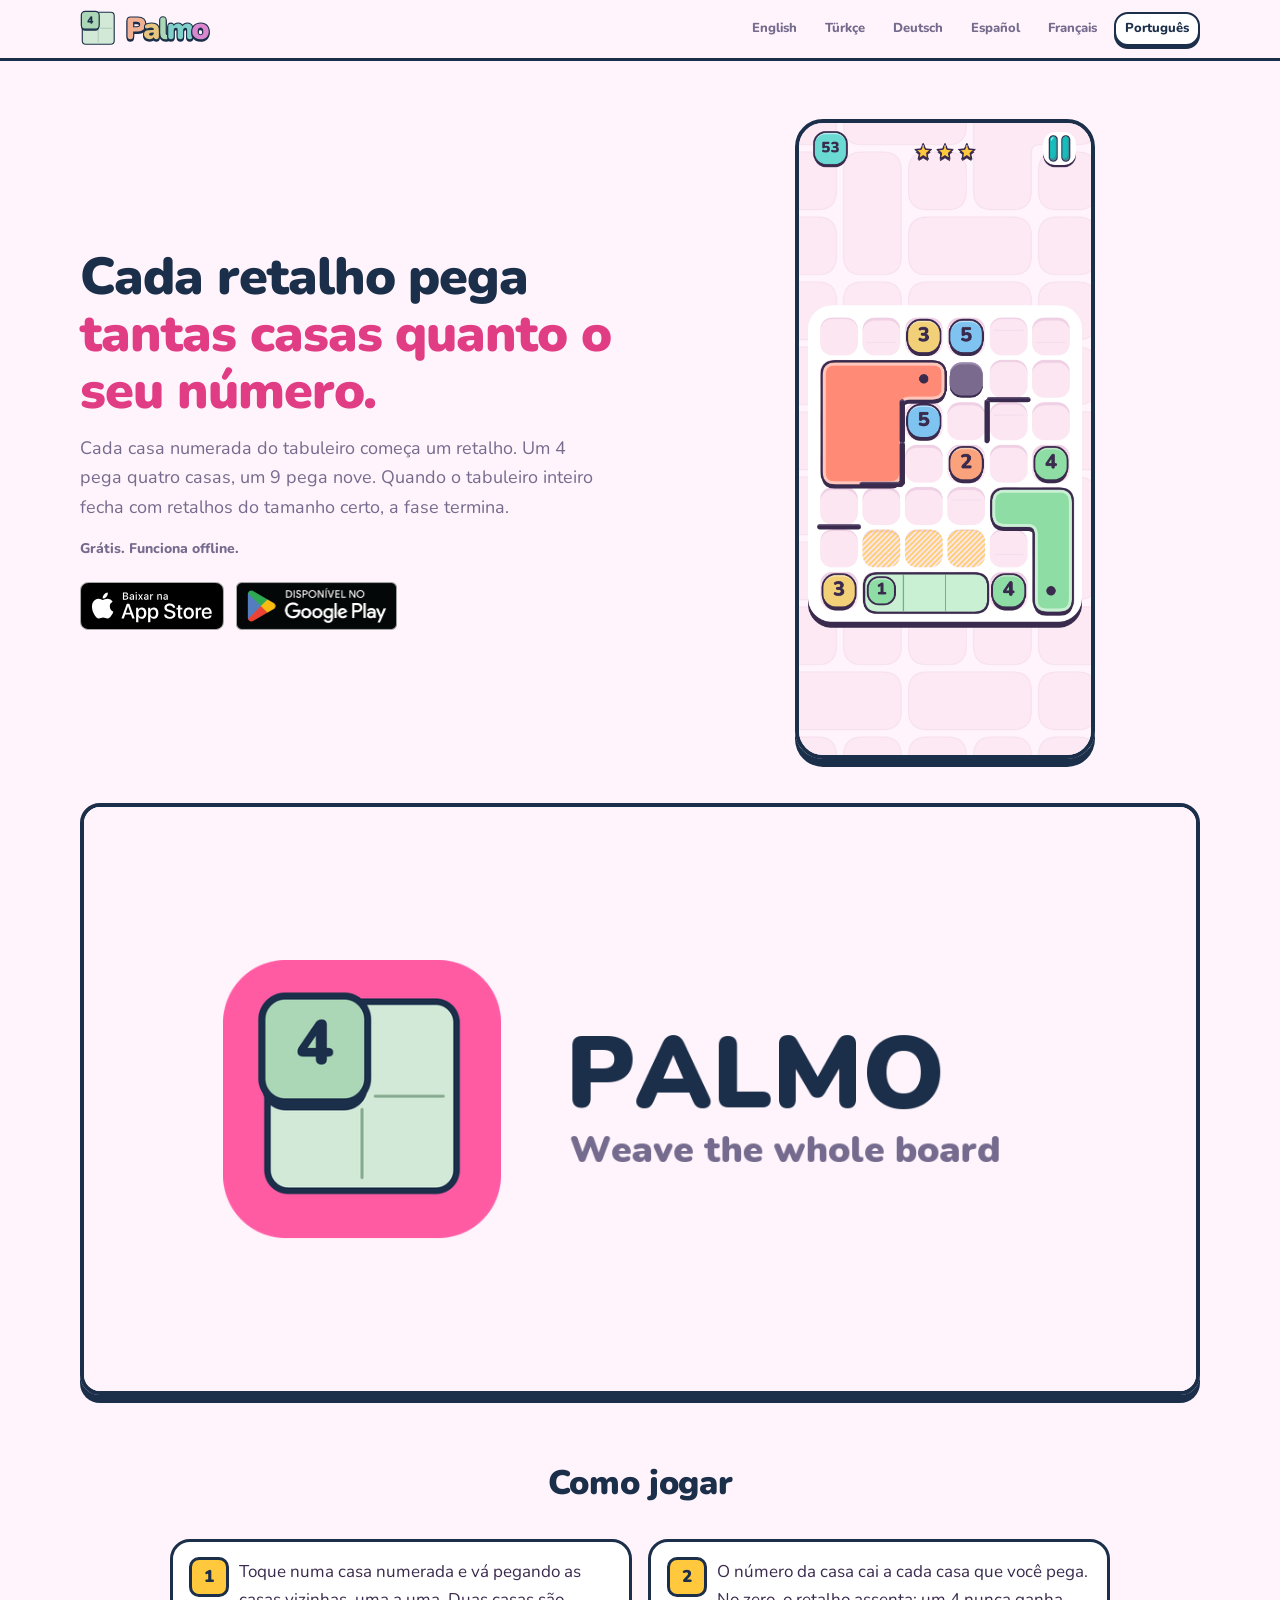
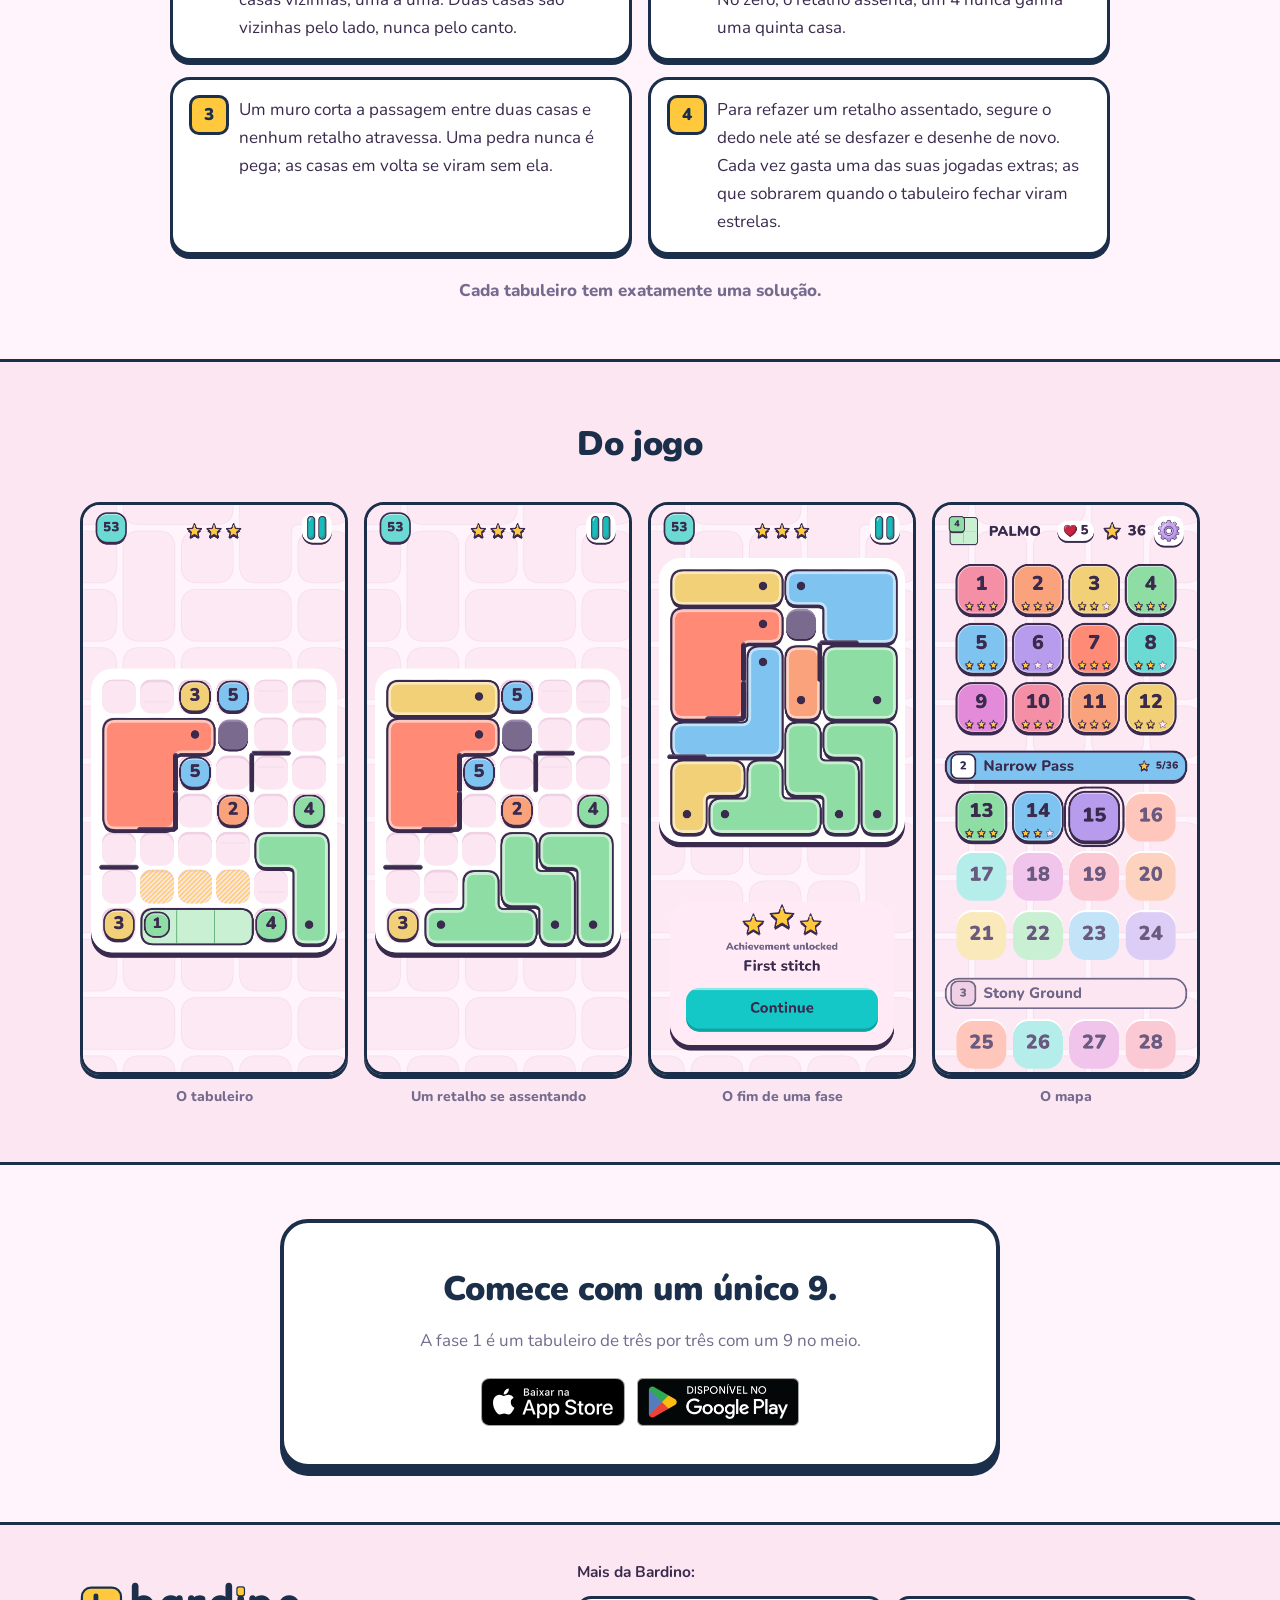
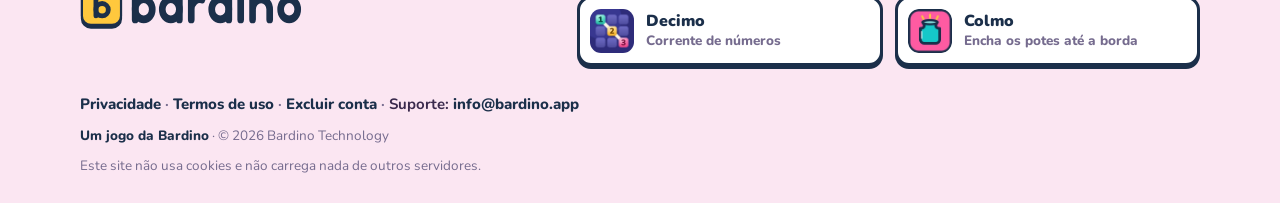
<file: pt/index.html>
<!DOCTYPE html>
<html lang="pt-BR">
<head>
    <meta charset="UTF-8">
    <meta name="viewport" content="width=device-width, initial-scale=1.0">
    <meta name="description" content="Um quebra-cabeça de regiões: cada casa numerada começa um retalho que pega tantas casas quanto o seu número. Grátis para Android e iOS.">
    <meta name="robots" content="index, follow">
    <meta property="og:type" content="website">
    <meta property="og:url" content="https://palmo.bardino.app/pt/">
    <meta property="og:title" content="Palmo: Trama numérica">
    <meta property="og:description" content="Um quebra-cabeça de regiões: cada casa numerada começa um retalho que pega tantas casas quanto o seu número. Grátis para Android e iOS.">
    <meta property="og:locale" content="pt_BR">
    <meta property="og:site_name" content="Palmo">
    <meta property="og:image" content="https://palmo.bardino.app/assets/palmo-share.png">
    <meta property="og:image:width" content="1200">
    <meta property="og:image:height" content="630">
    <meta name="twitter:image" content="https://palmo.bardino.app/assets/palmo-share.png">
    <meta name="twitter:card" content="summary_large_image">
    <meta name="twitter:title" content="Palmo: Trama numérica">
    <meta name="twitter:description" content="Um quebra-cabeça de regiões: cada casa numerada começa um retalho que pega tantas casas quanto o seu número. Grátis para Android e iOS.">
    <meta name="theme-color" content="#FFF4FB" media="(prefers-color-scheme: light)">
    <meta name="theme-color" content="#1B2F4A" media="(prefers-color-scheme: dark)">
    <title>Palmo: Trama numérica</title>
    <link rel="canonical" href="https://palmo.bardino.app/pt/">
    <link rel="alternate" hreflang="en" href="https://palmo.bardino.app/">
    <link rel="alternate" hreflang="tr" href="https://palmo.bardino.app/tr/">
    <link rel="alternate" hreflang="de" href="https://palmo.bardino.app/de/">
    <link rel="alternate" hreflang="es" href="https://palmo.bardino.app/es/">
    <link rel="alternate" hreflang="fr" href="https://palmo.bardino.app/fr/">
    <link rel="alternate" hreflang="pt-BR" href="https://palmo.bardino.app/pt/">
    <link rel="alternate" hreflang="x-default" href="https://palmo.bardino.app/">
    <link rel="icon" type="image/svg+xml" href="/assets/palmo-mark.svg">
    <link rel="apple-touch-icon" href="/assets/palmo-icon.png">
    <link rel="manifest" href="/manifest.json">
    <link rel="preload" href="/assets/fonts/nunito-900.woff2" as="font" type="font/woff2" crossorigin>
    <link rel="preload" href="/assets/fonts/nunito-400.woff2" as="font" type="font/woff2" crossorigin>
    <link rel="stylesheet" href="/css/style.css">
</head>
<body>
<header class="ust">
    <div class="kap">
        <a class="marka" href="/pt/"><svg class="kilit" focusable="false" xmlns="http://www.w3.org/2000/svg" viewBox="-12 -12 700 200" role="img" aria-label="Palmo">
<g transform="scale(0.84)"><rect x="0" y="0" width="200" height="200" rx="22" fill="#D2E9D8" stroke="#1B2F4A" stroke-width="7"></rect>
<line x1="100" y1="14" x2="100" y2="86" stroke="#89AC92" stroke-width="3.2" stroke-linecap="round"></line>
<line x1="100" y1="114" x2="100" y2="186" stroke="#89AC92" stroke-width="3.2" stroke-linecap="round"></line>
<line x1="14" y1="100" x2="86" y2="100" stroke="#89AC92" stroke-width="3.2" stroke-linecap="round"></line>
<line x1="114" y1="100" x2="186" y2="100" stroke="#89AC92" stroke-width="3.2" stroke-linecap="round"></line>
<rect x="-6" y="-6" width="112" height="112" rx="25" fill="#1B2F4A" transform="translate(0,9)"></rect>
<rect x="-6" y="-6" width="112" height="112" rx="25" fill="#ABD7B6" stroke="#1B2F4A" stroke-width="7.5"></rect>
<path d="M57 72.31Q54.22 72.31 52.67 70.79Q51.12 69.27 51.12 66.3L51.12 63.93L37.86 63.93Q34.95 63.93 33.34 62.61Q31.72 61.29 31.72 58.58Q31.72 57 32.31 55.51Q32.91 54.03 34.42 51.91L50.53 28.42Q51.85 26.44 53.5 25.51Q55.15 24.59 57.39 24.59Q59.9 24.59 61.35 26.07Q62.8 27.56 62.8 30.6L62.8 54.75L64.39 54.75Q66.9 54.75 68.18 55.94Q69.47 57.13 69.47 59.31Q69.47 61.55 68.18 62.74Q66.9 63.93 64.39 63.93L62.8 63.93L62.8 66.3Q62.8 69.21 61.32 70.76Q59.83 72.31 57 72.31ZM51.12 54.75L51.12 39.18L52.97 39.18L40.56 57.59L40.56 54.75Z" fill="#1B2F4A"/></g>
<g transform="translate(228,0)" stroke="#1B2F4A" stroke-width="11" paint-order="stroke fill" stroke-linejoin="round">
<path d="M24.96 149.44Q17.92 149.44 14.08 145.52Q10.24 141.6 10.24 134.56L10.24 50.08Q10.24 42.88 14.16 39.04Q18.08 35.2 25.12 35.2L64.48 35.2Q83.68 35.2 94.16 45.04Q104.64 54.88 104.64 72.16Q104.64 89.44 94.16 99.28Q83.68 109.12 64.48 109.12L39.68 109.12L39.68 134.56Q39.68 141.6 36 145.52Q32.32 149.44 24.96 149.44ZM39.68 86.56L59.36 86.56Q67.68 86.56 72.16 82.96Q76.64 79.36 76.64 72.16Q76.64 64.8 72.16 61.28Q67.68 57.76 59.36 57.76L39.68 57.76Z" fill="#1B2F4A"/><path d="M24.96 141.44Q17.92 141.44 14.08 137.52Q10.24 133.6 10.24 126.56L10.24 42.08Q10.24 34.88 14.16 31.04Q18.08 27.2 25.12 27.2L64.48 27.2Q83.68 27.2 94.16 37.04Q104.64 46.88 104.64 64.16Q104.64 81.44 94.16 91.28Q83.68 101.12 64.48 101.12L39.68 101.12L39.68 126.56Q39.68 133.6 36 137.52Q32.32 141.44 24.96 141.44ZM39.68 78.56L59.36 78.56Q67.68 78.56 72.16 74.96Q76.64 71.36 76.64 64.16Q76.64 56.8 72.16 53.28Q67.68 49.76 59.36 49.76L39.68 49.76Z" fill="#F0B094"/>
<path d="M127.68 149.76Q118.56 149.76 111.6 146.4Q104.64 143.04 100.72 137.2Q96.8 131.36 96.8 123.84Q96.8 115.2 101.28 110.24Q105.76 105.28 115.68 103.12Q125.6 100.96 142.08 100.96L150.88 100.96L150.88 114.4L142.08 114.4Q135.84 114.4 131.76 115.28Q127.68 116.16 125.76 118Q123.84 119.84 123.84 122.72Q123.84 126.4 126.48 128.8Q129.12 131.2 134.08 131.2Q138.08 131.2 141.2 129.44Q144.32 127.68 146.24 124.56Q148.16 121.44 148.16 117.28L148.16 98.72Q148.16 92.96 145.2 90.56Q142.24 88.16 135.04 88.16Q131.2 88.16 126.4 89.04Q121.6 89.92 115.68 92.16Q111.36 93.76 108.32 92.64Q105.28 91.52 103.6 88.8Q101.92 86.08 102 82.88Q102.08 79.68 104.08 76.8Q106.08 73.92 110.24 72.32Q117.92 69.44 124.4 68.48Q130.88 67.52 136.32 67.52Q149.44 67.52 158 71.28Q166.56 75.04 170.8 82.8Q175.04 90.56 175.04 102.72L175.04 135.04Q175.04 142.08 171.68 145.76Q168.32 149.44 161.92 149.44Q155.36 149.44 151.92 145.76Q148.48 142.08 148.48 135.04L148.48 130.88L149.44 133.12Q148.64 138.24 145.76 141.92Q142.88 145.6 138.24 147.68Q133.6 149.76 127.68 149.76Z" fill="#1B2F4A"/><path d="M127.68 141.76Q118.56 141.76 111.6 138.4Q104.64 135.04 100.72 129.2Q96.8 123.36 96.8 115.84Q96.8 107.2 101.28 102.24Q105.76 97.28 115.68 95.12Q125.6 92.96 142.08 92.96L150.88 92.96L150.88 106.4L142.08 106.4Q135.84 106.4 131.76 107.28Q127.68 108.16 125.76 110Q123.84 111.84 123.84 114.72Q123.84 118.4 126.48 120.8Q129.12 123.2 134.08 123.2Q138.08 123.2 141.2 121.44Q144.32 119.68 146.24 116.56Q148.16 113.44 148.16 109.28L148.16 90.72Q148.16 84.96 145.2 82.56Q142.24 80.16 135.04 80.16Q131.2 80.16 126.4 81.04Q121.6 81.92 115.68 84.16Q111.36 85.76 108.32 84.64Q105.28 83.52 103.6 80.8Q101.92 78.08 102 74.88Q102.08 71.68 104.08 68.8Q106.08 65.92 110.24 64.32Q117.92 61.44 124.4 60.48Q130.88 59.52 136.32 59.52Q149.44 59.52 158 63.28Q166.56 67.04 170.8 74.8Q175.04 82.56 175.04 94.72L175.04 127.04Q175.04 134.08 171.68 137.76Q168.32 141.44 161.92 141.44Q155.36 141.44 151.92 137.76Q148.48 134.08 148.48 127.04L148.48 122.88L149.44 125.12Q148.64 130.24 145.76 133.92Q142.88 137.6 138.24 139.68Q133.6 141.76 127.68 141.76Z" fill="#E7C57E"/>
<path d="M212.24 149.76Q196.88 149.76 189.6 141.52Q182.32 133.28 182.32 116.64L182.32 48.16Q182.32 41.12 186 37.44Q189.68 33.76 196.4 33.76Q203.28 33.76 207.04 37.44Q210.8 41.12 210.8 48.16L210.8 115.68Q210.8 121.6 213.12 124.32Q215.44 127.04 219.12 127.04Q220.24 127.04 221.44 126.8Q222.64 126.56 224.08 126.4Q226.8 126.4 228.16 128.48Q229.52 130.56 229.52 136.96Q229.52 142.56 227.28 145.36Q225.04 148.16 220.4 148.96Q219.12 149.12 216.72 149.44Q214.32 149.76 212.24 149.76Z" fill="#1B2F4A"/><path d="M212.24 141.76Q196.88 141.76 189.6 133.52Q182.32 125.28 182.32 108.64L182.32 40.16Q182.32 33.12 186 29.44Q189.68 25.76 196.4 25.76Q203.28 25.76 207.04 29.44Q210.8 33.12 210.8 40.16L210.8 107.68Q210.8 113.6 213.12 116.32Q215.44 119.04 219.12 119.04Q220.24 119.04 221.44 118.8Q222.64 118.56 224.08 118.4Q226.8 118.4 228.16 120.48Q229.52 122.56 229.52 128.96Q229.52 134.56 227.28 137.36Q225.04 140.16 220.4 140.96Q219.12 141.12 216.72 141.44Q214.32 141.76 212.24 141.76Z" fill="#ABD7B6"/>
<path d="M238.72 149.44Q232 149.44 228.32 145.76Q224.64 142.08 224.64 135.04L224.64 82.08Q224.64 75.2 228.24 71.52Q231.84 67.84 238.56 67.84Q245.28 67.84 248.8 71.52Q252.32 75.2 252.32 82.08L252.32 90.88L250.56 83.04Q253.92 76 260.56 71.76Q267.2 67.52 276.32 67.52Q284.96 67.52 291.12 71.68Q297.28 75.84 300 84.32L297.76 84.32Q301.44 76.48 308.8 72Q316.16 67.52 325.12 67.52Q334.4 67.52 340.32 71.12Q346.24 74.72 349.2 82.32Q352.16 89.92 352.16 101.44L352.16 135.04Q352.16 142.08 348.4 145.76Q344.64 149.44 337.76 149.44Q331.04 149.44 327.36 145.76Q323.68 142.08 323.68 135.04L323.68 102.24Q323.68 95.36 321.6 92.32Q319.52 89.28 314.72 89.28Q308.8 89.28 305.68 93.44Q302.56 97.6 302.56 105.28L302.56 135.04Q302.56 142.08 298.88 145.76Q295.2 149.44 288.32 149.44Q281.44 149.44 277.76 145.76Q274.08 142.08 274.08 135.04L274.08 102.24Q274.08 95.36 272 92.32Q269.92 89.28 265.12 89.28Q259.36 89.28 256.24 93.44Q253.12 97.6 253.12 105.28L253.12 135.04Q253.12 149.44 238.72 149.44Z" fill="#1B2F4A"/><path d="M238.72 141.44Q232 141.44 228.32 137.76Q224.64 134.08 224.64 127.04L224.64 74.08Q224.64 67.2 228.24 63.52Q231.84 59.84 238.56 59.84Q245.28 59.84 248.8 63.52Q252.32 67.2 252.32 74.08L252.32 82.88L250.56 75.04Q253.92 68 260.56 63.76Q267.2 59.52 276.32 59.52Q284.96 59.52 291.12 63.68Q297.28 67.84 300 76.32L297.76 76.32Q301.44 68.48 308.8 64Q316.16 59.52 325.12 59.52Q334.4 59.52 340.32 63.12Q346.24 66.72 349.2 74.32Q352.16 81.92 352.16 93.44L352.16 127.04Q352.16 134.08 348.4 137.76Q344.64 141.44 337.76 141.44Q331.04 141.44 327.36 137.76Q323.68 134.08 323.68 127.04L323.68 94.24Q323.68 87.36 321.6 84.32Q319.52 81.28 314.72 81.28Q308.8 81.28 305.68 85.44Q302.56 89.6 302.56 97.28L302.56 127.04Q302.56 134.08 298.88 137.76Q295.2 141.44 288.32 141.44Q281.44 141.44 277.76 137.76Q274.08 134.08 274.08 127.04L274.08 94.24Q274.08 87.36 272 84.32Q269.92 81.28 265.12 81.28Q259.36 81.28 256.24 85.44Q253.12 89.6 253.12 97.28L253.12 127.04Q253.12 141.44 238.72 141.44Z" fill="#81CFC9"/>
<path d="M394.16 149.76Q381.04 149.76 371.28 144.8Q361.52 139.84 356.08 130.56Q350.64 121.28 350.64 108.64Q350.64 99.04 353.68 91.44Q356.72 83.84 362.48 78.48Q368.24 73.12 376.24 70.32Q384.24 67.52 394.16 67.52Q407.28 67.52 417.04 72.48Q426.8 77.44 432.16 86.64Q437.52 95.84 437.52 108.64Q437.52 118.08 434.48 125.76Q431.44 133.44 425.76 138.8Q420.08 144.16 412 146.96Q403.92 149.76 394.16 149.76ZM394.16 128.8Q398.48 128.8 401.84 126.64Q405.2 124.48 407.04 120.08Q408.88 115.68 408.88 108.64Q408.88 97.92 404.72 93.2Q400.56 88.48 394.16 88.48Q389.84 88.48 386.48 90.56Q383.12 92.64 381.2 97.04Q379.28 101.44 379.28 108.64Q379.28 119.2 383.44 124Q387.6 128.8 394.16 128.8Z" fill="#1B2F4A"/><path d="M394.16 141.76Q381.04 141.76 371.28 136.8Q361.52 131.84 356.08 122.56Q350.64 113.28 350.64 100.64Q350.64 91.04 353.68 83.44Q356.72 75.84 362.48 70.48Q368.24 65.12 376.24 62.32Q384.24 59.52 394.16 59.52Q407.28 59.52 417.04 64.48Q426.8 69.44 432.16 78.64Q437.52 87.84 437.52 100.64Q437.52 110.08 434.48 117.76Q431.44 125.44 425.76 130.8Q420.08 136.16 412 138.96Q403.92 141.76 394.16 141.76ZM394.16 120.8Q398.48 120.8 401.84 118.64Q405.2 116.48 407.04 112.08Q408.88 107.68 408.88 100.64Q408.88 89.92 404.72 85.2Q400.56 80.48 394.16 80.48Q389.84 80.48 386.48 82.56Q383.12 84.64 381.2 89.04Q379.28 93.44 379.28 100.64Q379.28 111.2 383.44 116Q387.6 120.8 394.16 120.8Z" fill="#D987CE"/>
</g>
</svg></a>
        <div class="diller"><a href="/" hreflang="en" lang="en"><span class="dil-ad">English</span><span class="dil-kod" aria-hidden="true">EN</span></a><a href="/tr/" hreflang="tr" lang="tr"><span class="dil-ad">Türkçe</span><span class="dil-kod" aria-hidden="true">TR</span></a><a href="/de/" hreflang="de" lang="de"><span class="dil-ad">Deutsch</span><span class="dil-kod" aria-hidden="true">DE</span></a><a href="/es/" hreflang="es" lang="es"><span class="dil-ad">Español</span><span class="dil-kod" aria-hidden="true">ES</span></a><a href="/fr/" hreflang="fr" lang="fr"><span class="dil-ad">Français</span><span class="dil-kod" aria-hidden="true">FR</span></a><a href="/pt/" hreflang="pt-BR" lang="pt-BR" aria-current="page"><span class="dil-ad">Português</span><span class="dil-kod" aria-hidden="true">PT</span></a></div>
    </div>
</header>

<section class="kahraman">
    <div class="kap">
        <div>
            <h1>Cada retalho pega<br><em>tantas casas quanto o seu número.</em></h1>
            <p class="alt">Cada casa numerada do tabuleiro começa um retalho. Um 4 pega quatro casas, um 9 pega nove. Quando o tabuleiro inteiro fecha com retalhos do tamanho certo, a fase termina.</p>
            <p class="kucuk">Grátis. Funciona offline.</p>
            <div class="magaza"><a href="https://apps.apple.com/app/palmo-number-weave/id6806719070"><img src="/assets/badges/pt/app_store.svg" alt="Palmo na App Store" width="144" height="48"></a><a href="https://play.google.com/store/apps/details?id=com.bardino.palmo"><img src="/assets/badges/pt/google_play.png" alt="Palmo no Google Play" width="162" height="48"></a></div>
        </div>
        <div class="telefon"><img src="/assets/shots/01_board.webp" alt="O tabuleiro" width="390" height="844" loading="eager"></div>
    </div>
</section>

<section class="bant">
    <img src="/assets/palmo-share.png" alt="Palmo" width="1200" height="630" loading="lazy">
</section>

<section class="nasil">
    <div class="kap">
        <h2>Como jogar</h2>
        <ol class="adimlar"><li>Toque numa casa numerada e vá pegando as casas vizinhas, uma a uma. Duas casas são vizinhas pelo lado, nunca pelo canto.</li><li>O número da casa cai a cada casa que você pega. No zero, o retalho assenta; um 4 nunca ganha uma quinta casa.</li><li>Um muro corta a passagem entre duas casas e nenhum retalho atravessa. Uma pedra nunca é pega; as casas em volta se viram sem ela.</li><li>Para refazer um retalho assentado, segure o dedo nele até se desfazer e desenhe de novo. Cada vez gasta uma das suas jogadas extras; as que sobrarem quando o tabuleiro fechar viram estrelas.</li></ol>
        <p class="bolum-alt">Cada tabuleiro tem exatamente uma solução.</p>
    </div>
</section>

<section class="duvar-bolum">
    <div class="kap">
        <h2>Do jogo</h2>
        <div class="vitrin"><figure><img src="/assets/shots/01_board.webp" alt="O tabuleiro" width="390" height="844" loading="lazy"><figcaption>O tabuleiro</figcaption></figure><figure><img src="/assets/shots/02_settle.webp" alt="Um retalho se assentando" width="390" height="844" loading="lazy"><figcaption>Um retalho se assentando</figcaption></figure><figure><img src="/assets/shots/03_result.webp" alt="O fim de uma fase" width="390" height="844" loading="lazy"><figcaption>O fim de uma fase</figcaption></figure><figure><img src="/assets/shots/04_map.webp" alt="O mapa" width="390" height="844" loading="lazy"><figcaption>O mapa</figcaption></figure></div>
    </div>
</section>

<section class="kapanis">
    <div class="kap">
        <div class="kutu">
            <h2>Comece com um único 9.</h2>
            <p class="bolum-alt">A fase 1 é um tabuleiro de três por três com um 9 no meio.</p>
            <div class="magaza"><a href="https://apps.apple.com/app/palmo-number-weave/id6806719070"><img src="/assets/badges/pt/app_store.svg" alt="Palmo na App Store" width="144" height="48"></a><a href="https://play.google.com/store/apps/details?id=com.bardino.palmo"><img src="/assets/badges/pt/google_play.png" alt="Palmo no Google Play" width="162" height="48"></a></div>
        </div>
    </div>
</section>

<script type="application/ld+json">
{
  "@context": "https://schema.org",
  "@type": "MobileApplication",
  "name": "Palmo",
  "applicationCategory": "GameApplication",
  "operatingSystem": "Android, iOS",
  "url": "https://palmo.bardino.app/pt/",
  "inLanguage": "pt-BR",
  "offers": {"@type": "Offer", "price": "0", "priceCurrency": "TRY"},
  "publisher": {"@type": "Organization", "name": "Bardino Technology"}
}
</script>
<footer class="aile">
    <div class="kap aile-ust">
        <a class="aile-marka" href="https://bardino.app/"><svg class="aile-logo bardino-intro" viewBox="0 0 600 150" data-bardino-intro role="img" aria-label="Bardino"><g class="bi-mark"><g transform="translate(0 6) scale(1.12)"><rect x="4.5" y="9.5" width="91" height="87" rx="21" class="bi-ef bi-es" stroke-width="5"/><rect x="4.5" y="3" width="91" height="87" rx="21" fill="#FFC83D" class="bi-es" stroke-width="5"/><g fill="none" stroke="#1B2F4A" stroke-width="11.2" stroke-linecap="round"><path d="M37.1 22.1V68.9"/><circle cx="51.5" cy="54.5" r="14.4"/></g></g></g><g class="bi-word"><g transform="translate(134 8) scale(.62)" fill="none" stroke="currentColor" stroke-width="28" stroke-linecap="round" stroke-linejoin="round"><path d="M16 19V136"/><circle cx="52" cy="100" r="36"/><circle cx="166" cy="100" r="36"/><path d="M202 64V136"/><path d="M252 64V136M252 100A36 36 0 0 1 297.32 65.23"/><circle cx="374" cy="100" r="36"/><path d="M410 19V136"/><path d="M460 64V136"/><path d="M510 64V136M510 100A36 36 0 0 1 582 100V136"/><circle cx="664" cy="100" r="36"/></g></g><g transform="translate(139 112) scale(.65)"><g class="bi-stone"><rect x="2" y="6" width="32" height="32" rx="9" class="bi-ef bi-es" stroke-width="3.5"/><rect x="2" y="2" width="32" height="32" rx="9" fill="#2E2C7A" class="bi-es" stroke-width="3.5"/></g><g class="bi-stone"><rect x="44" y="6" width="32" height="32" rx="9" class="bi-ef bi-es" stroke-width="3.5"/><rect x="44" y="2" width="32" height="32" rx="9" fill="#FF5BA3" class="bi-es" stroke-width="3.5"/></g><g class="bi-stone"><rect x="86" y="6" width="32" height="32" rx="9" class="bi-ef bi-es" stroke-width="3.5"/><rect x="86" y="2" width="32" height="32" rx="9" fill="#ABD7B6" class="bi-es" stroke-width="3.5"/></g></g><g class="bi-dot" transform="translate(419.2 30.94)"><rect x="-9.92" y="-19.84" width="19.84" height="19.84" rx="5.58" fill="#FFC83D" class="bi-es" stroke-width="3.1"/></g></svg></a>
        <div class="aile-kardes">
            <p>Mais da Bardino:</p>
            <ul><li><a href="https://decimo.bardino.app/pt/"><img src="/assets/aile/decimo.webp" alt="" width="44" height="44" loading="lazy"><span><b>Decimo</b><small>Corrente de números</small></span></a></li><li><a href="https://colmo.bardino.app/pt/"><img src="/assets/aile/colmo.webp" alt="" width="44" height="44" loading="lazy"><span><b>Colmo</b><small>Encha os potes até a borda</small></span></a></li></ul>
        </div>
    </div>
    <div class="kap aile-alt">
        <p class="f-baglantilar"><a href="/privacy.html">Privacidade</a><span class="f-ayrac" aria-hidden="true"> · </span><a href="/terms.html">Termos de uso</a><span class="f-ayrac" aria-hidden="true"> · </span><a href="/account-deletion.html">Excluir conta</a><span class="f-ayrac" aria-hidden="true"> · </span><span class="f-destek"><!--email_off-->Suporte: <a href="mailto:info@bardino.app">info@bardino.app</a><!--/email_off--></span></p>
        <p class="f-studyo"><a href="https://bardino.app/">Um jogo da Bardino</a><span class="f-ayrac" aria-hidden="true"> · </span>&copy; 2026 Bardino Technology</p>
        <p class="f-not">Este site não usa cookies e não carrega nada de outros servidores.</p>
    </div>
</footer>

<script src="/assets/bardino-intro.js" defer></script>
</body>
</html>
</file>
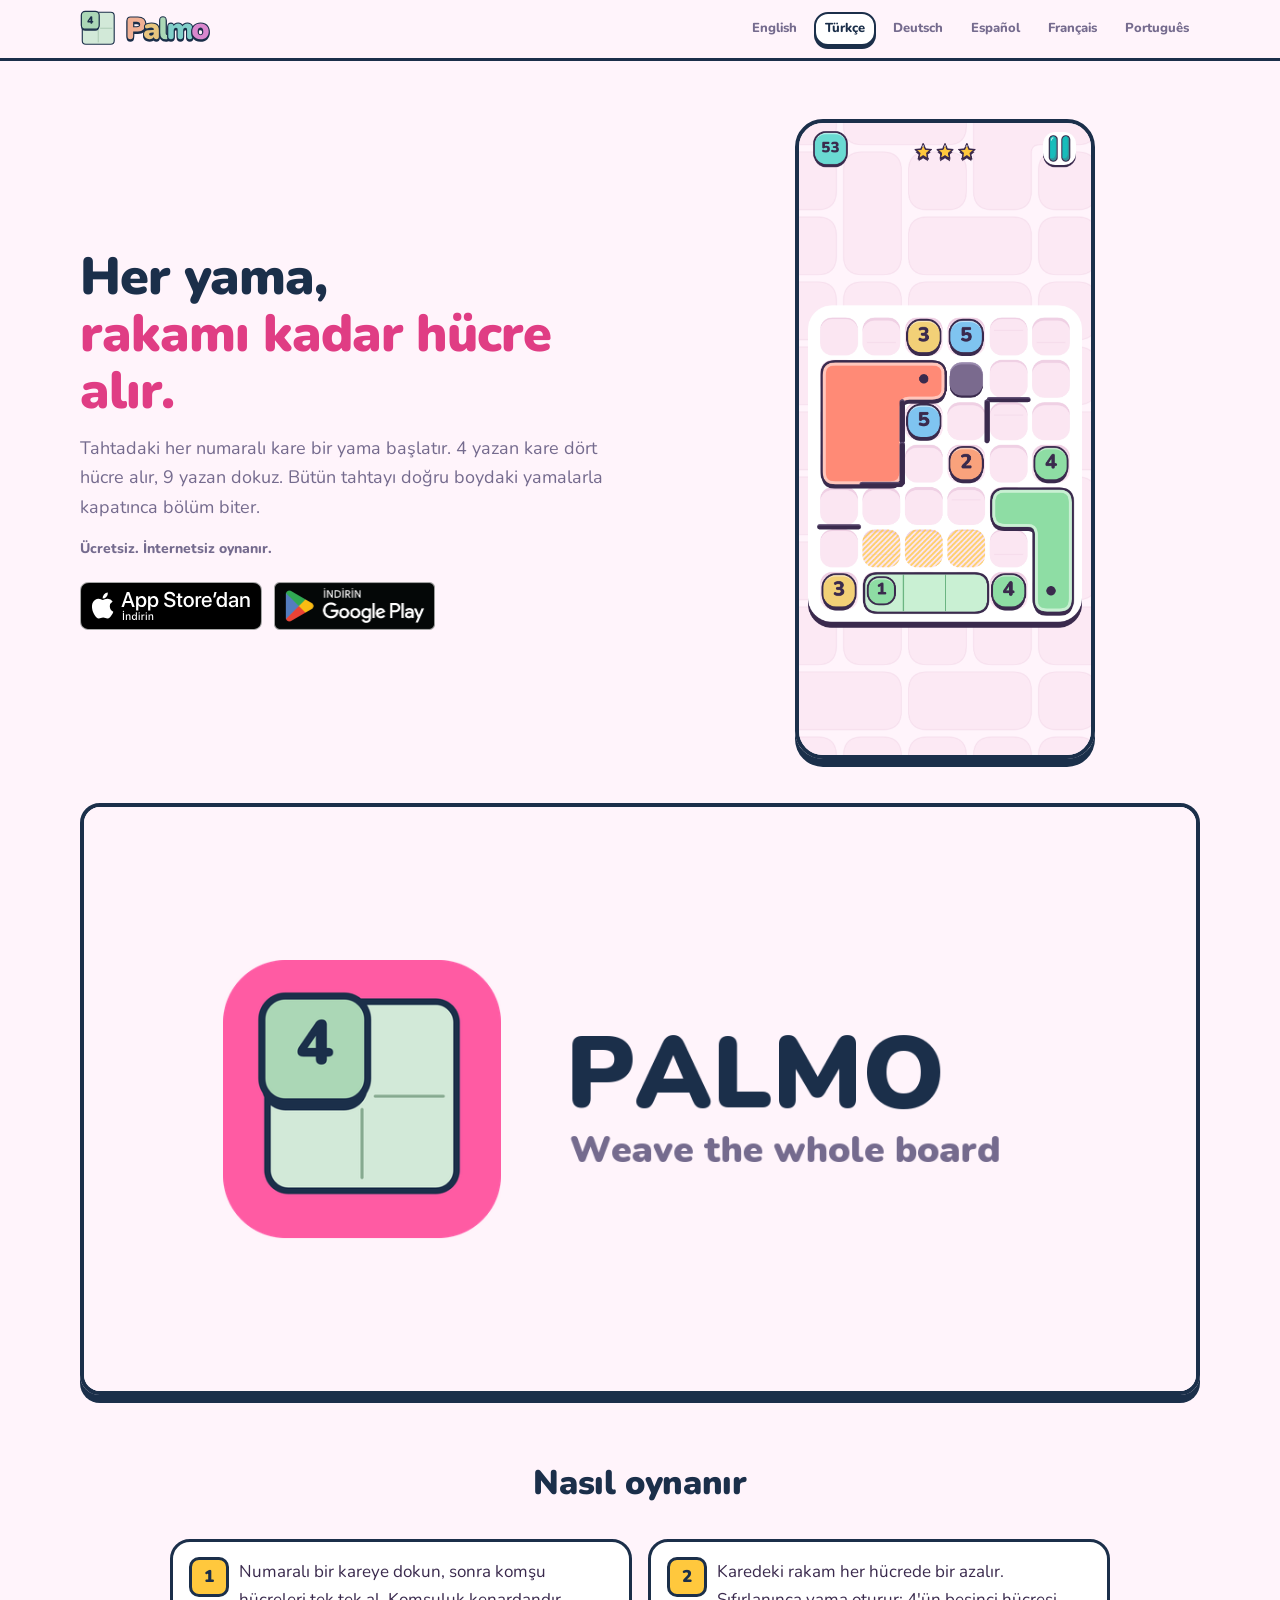
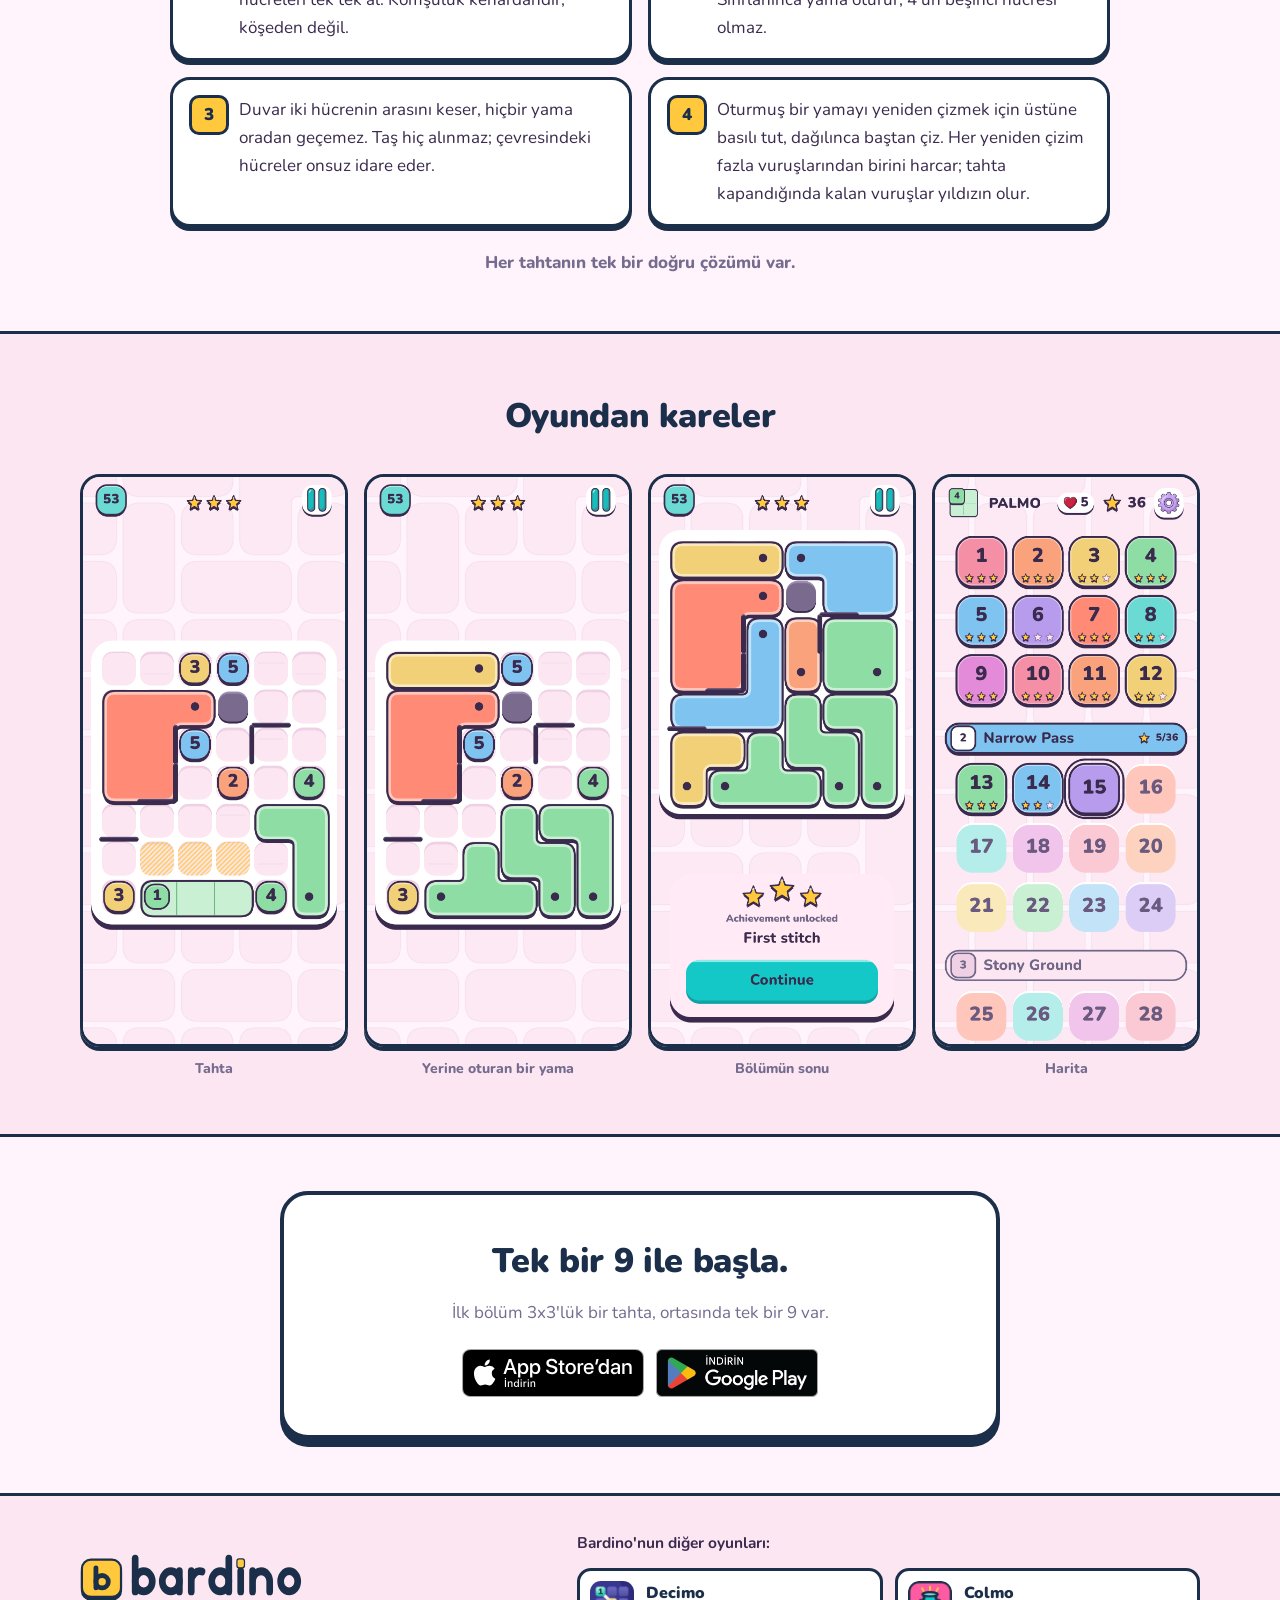
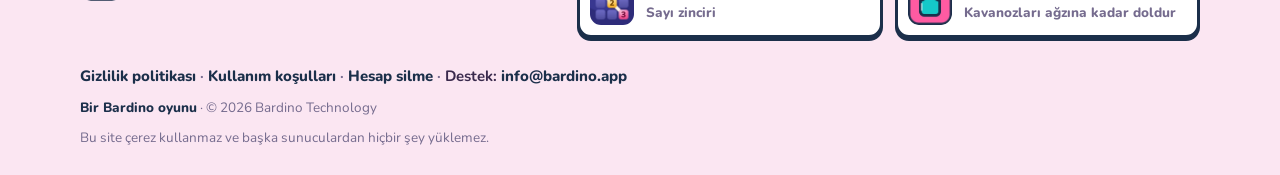
<file: tr/index.html>
<!DOCTYPE html>
<html lang="tr">
<head>
    <meta charset="UTF-8">
    <meta name="viewport" content="width=device-width, initial-scale=1.0">
    <meta name="description" content="Bir bölge bulmacası: her numaralı kare bir yama başlatır, yama da karedeki rakam kadar hücre alır. Android ve iOS'ta ücretsiz.">
    <meta name="robots" content="index, follow">
    <meta property="og:type" content="website">
    <meta property="og:url" content="https://palmo.bardino.app/tr/">
    <meta property="og:title" content="Palmo: Sayı Dokuma">
    <meta property="og:description" content="Bir bölge bulmacası: her numaralı kare bir yama başlatır, yama da karedeki rakam kadar hücre alır. Android ve iOS'ta ücretsiz.">
    <meta property="og:locale" content="tr_TR">
    <meta property="og:site_name" content="Palmo">
    <meta property="og:image" content="https://palmo.bardino.app/assets/palmo-share.png">
    <meta property="og:image:width" content="1200">
    <meta property="og:image:height" content="630">
    <meta name="twitter:image" content="https://palmo.bardino.app/assets/palmo-share.png">
    <meta name="twitter:card" content="summary_large_image">
    <meta name="twitter:title" content="Palmo: Sayı Dokuma">
    <meta name="twitter:description" content="Bir bölge bulmacası: her numaralı kare bir yama başlatır, yama da karedeki rakam kadar hücre alır. Android ve iOS'ta ücretsiz.">
    <meta name="theme-color" content="#FFF4FB" media="(prefers-color-scheme: light)">
    <meta name="theme-color" content="#1B2F4A" media="(prefers-color-scheme: dark)">
    <title>Palmo: Sayı Dokuma</title>
    <link rel="canonical" href="https://palmo.bardino.app/tr/">
    <link rel="alternate" hreflang="en" href="https://palmo.bardino.app/">
    <link rel="alternate" hreflang="tr" href="https://palmo.bardino.app/tr/">
    <link rel="alternate" hreflang="de" href="https://palmo.bardino.app/de/">
    <link rel="alternate" hreflang="es" href="https://palmo.bardino.app/es/">
    <link rel="alternate" hreflang="fr" href="https://palmo.bardino.app/fr/">
    <link rel="alternate" hreflang="pt-BR" href="https://palmo.bardino.app/pt/">
    <link rel="alternate" hreflang="x-default" href="https://palmo.bardino.app/">
    <link rel="icon" type="image/svg+xml" href="/assets/palmo-mark.svg">
    <link rel="apple-touch-icon" href="/assets/palmo-icon.png">
    <link rel="manifest" href="/manifest.json">
    <link rel="preload" href="/assets/fonts/nunito-900.woff2" as="font" type="font/woff2" crossorigin>
    <link rel="preload" href="/assets/fonts/nunito-400.woff2" as="font" type="font/woff2" crossorigin>
    <link rel="stylesheet" href="/css/style.css">
</head>
<body>
<header class="ust">
    <div class="kap">
        <a class="marka" href="/tr/"><svg class="kilit" focusable="false" xmlns="http://www.w3.org/2000/svg" viewBox="-12 -12 700 200" role="img" aria-label="Palmo">
<g transform="scale(0.84)"><rect x="0" y="0" width="200" height="200" rx="22" fill="#D2E9D8" stroke="#1B2F4A" stroke-width="7"></rect>
<line x1="100" y1="14" x2="100" y2="86" stroke="#89AC92" stroke-width="3.2" stroke-linecap="round"></line>
<line x1="100" y1="114" x2="100" y2="186" stroke="#89AC92" stroke-width="3.2" stroke-linecap="round"></line>
<line x1="14" y1="100" x2="86" y2="100" stroke="#89AC92" stroke-width="3.2" stroke-linecap="round"></line>
<line x1="114" y1="100" x2="186" y2="100" stroke="#89AC92" stroke-width="3.2" stroke-linecap="round"></line>
<rect x="-6" y="-6" width="112" height="112" rx="25" fill="#1B2F4A" transform="translate(0,9)"></rect>
<rect x="-6" y="-6" width="112" height="112" rx="25" fill="#ABD7B6" stroke="#1B2F4A" stroke-width="7.5"></rect>
<path d="M57 72.31Q54.22 72.31 52.67 70.79Q51.12 69.27 51.12 66.3L51.12 63.93L37.86 63.93Q34.95 63.93 33.34 62.61Q31.72 61.29 31.72 58.58Q31.72 57 32.31 55.51Q32.91 54.03 34.42 51.91L50.53 28.42Q51.85 26.44 53.5 25.51Q55.15 24.59 57.39 24.59Q59.9 24.59 61.35 26.07Q62.8 27.56 62.8 30.6L62.8 54.75L64.39 54.75Q66.9 54.75 68.18 55.94Q69.47 57.13 69.47 59.31Q69.47 61.55 68.18 62.74Q66.9 63.93 64.39 63.93L62.8 63.93L62.8 66.3Q62.8 69.21 61.32 70.76Q59.83 72.31 57 72.31ZM51.12 54.75L51.12 39.18L52.97 39.18L40.56 57.59L40.56 54.75Z" fill="#1B2F4A"/></g>
<g transform="translate(228,0)" stroke="#1B2F4A" stroke-width="11" paint-order="stroke fill" stroke-linejoin="round">
<path d="M24.96 149.44Q17.92 149.44 14.08 145.52Q10.24 141.6 10.24 134.56L10.24 50.08Q10.24 42.88 14.16 39.04Q18.08 35.2 25.12 35.2L64.48 35.2Q83.68 35.2 94.16 45.04Q104.64 54.88 104.64 72.16Q104.64 89.44 94.16 99.28Q83.68 109.12 64.48 109.12L39.68 109.12L39.68 134.56Q39.68 141.6 36 145.52Q32.32 149.44 24.96 149.44ZM39.68 86.56L59.36 86.56Q67.68 86.56 72.16 82.96Q76.64 79.36 76.64 72.16Q76.64 64.8 72.16 61.28Q67.68 57.76 59.36 57.76L39.68 57.76Z" fill="#1B2F4A"/><path d="M24.96 141.44Q17.92 141.44 14.08 137.52Q10.24 133.6 10.24 126.56L10.24 42.08Q10.24 34.88 14.16 31.04Q18.08 27.2 25.12 27.2L64.48 27.2Q83.68 27.2 94.16 37.04Q104.64 46.88 104.64 64.16Q104.64 81.44 94.16 91.28Q83.68 101.12 64.48 101.12L39.68 101.12L39.68 126.56Q39.68 133.6 36 137.52Q32.32 141.44 24.96 141.44ZM39.68 78.56L59.36 78.56Q67.68 78.56 72.16 74.96Q76.64 71.36 76.64 64.16Q76.64 56.8 72.16 53.28Q67.68 49.76 59.36 49.76L39.68 49.76Z" fill="#F0B094"/>
<path d="M127.68 149.76Q118.56 149.76 111.6 146.4Q104.64 143.04 100.72 137.2Q96.8 131.36 96.8 123.84Q96.8 115.2 101.28 110.24Q105.76 105.28 115.68 103.12Q125.6 100.96 142.08 100.96L150.88 100.96L150.88 114.4L142.08 114.4Q135.84 114.4 131.76 115.28Q127.68 116.16 125.76 118Q123.84 119.84 123.84 122.72Q123.84 126.4 126.48 128.8Q129.12 131.2 134.08 131.2Q138.08 131.2 141.2 129.44Q144.32 127.68 146.24 124.56Q148.16 121.44 148.16 117.28L148.16 98.72Q148.16 92.96 145.2 90.56Q142.24 88.16 135.04 88.16Q131.2 88.16 126.4 89.04Q121.6 89.92 115.68 92.16Q111.36 93.76 108.32 92.64Q105.28 91.52 103.6 88.8Q101.92 86.08 102 82.88Q102.08 79.68 104.08 76.8Q106.08 73.92 110.24 72.32Q117.92 69.44 124.4 68.48Q130.88 67.52 136.32 67.52Q149.44 67.52 158 71.28Q166.56 75.04 170.8 82.8Q175.04 90.56 175.04 102.72L175.04 135.04Q175.04 142.08 171.68 145.76Q168.32 149.44 161.92 149.44Q155.36 149.44 151.92 145.76Q148.48 142.08 148.48 135.04L148.48 130.88L149.44 133.12Q148.64 138.24 145.76 141.92Q142.88 145.6 138.24 147.68Q133.6 149.76 127.68 149.76Z" fill="#1B2F4A"/><path d="M127.68 141.76Q118.56 141.76 111.6 138.4Q104.64 135.04 100.72 129.2Q96.8 123.36 96.8 115.84Q96.8 107.2 101.28 102.24Q105.76 97.28 115.68 95.12Q125.6 92.96 142.08 92.96L150.88 92.96L150.88 106.4L142.08 106.4Q135.84 106.4 131.76 107.28Q127.68 108.16 125.76 110Q123.84 111.84 123.84 114.72Q123.84 118.4 126.48 120.8Q129.12 123.2 134.08 123.2Q138.08 123.2 141.2 121.44Q144.32 119.68 146.24 116.56Q148.16 113.44 148.16 109.28L148.16 90.72Q148.16 84.96 145.2 82.56Q142.24 80.16 135.04 80.16Q131.2 80.16 126.4 81.04Q121.6 81.92 115.68 84.16Q111.36 85.76 108.32 84.64Q105.28 83.52 103.6 80.8Q101.92 78.08 102 74.88Q102.08 71.68 104.08 68.8Q106.08 65.92 110.24 64.32Q117.92 61.44 124.4 60.48Q130.88 59.52 136.32 59.52Q149.44 59.52 158 63.28Q166.56 67.04 170.8 74.8Q175.04 82.56 175.04 94.72L175.04 127.04Q175.04 134.08 171.68 137.76Q168.32 141.44 161.92 141.44Q155.36 141.44 151.92 137.76Q148.48 134.08 148.48 127.04L148.48 122.88L149.44 125.12Q148.64 130.24 145.76 133.92Q142.88 137.6 138.24 139.68Q133.6 141.76 127.68 141.76Z" fill="#E7C57E"/>
<path d="M212.24 149.76Q196.88 149.76 189.6 141.52Q182.32 133.28 182.32 116.64L182.32 48.16Q182.32 41.12 186 37.44Q189.68 33.76 196.4 33.76Q203.28 33.76 207.04 37.44Q210.8 41.12 210.8 48.16L210.8 115.68Q210.8 121.6 213.12 124.32Q215.44 127.04 219.12 127.04Q220.24 127.04 221.44 126.8Q222.64 126.56 224.08 126.4Q226.8 126.4 228.16 128.48Q229.52 130.56 229.52 136.96Q229.52 142.56 227.28 145.36Q225.04 148.16 220.4 148.96Q219.12 149.12 216.72 149.44Q214.32 149.76 212.24 149.76Z" fill="#1B2F4A"/><path d="M212.24 141.76Q196.88 141.76 189.6 133.52Q182.32 125.28 182.32 108.64L182.32 40.16Q182.32 33.12 186 29.44Q189.68 25.76 196.4 25.76Q203.28 25.76 207.04 29.44Q210.8 33.12 210.8 40.16L210.8 107.68Q210.8 113.6 213.12 116.32Q215.44 119.04 219.12 119.04Q220.24 119.04 221.44 118.8Q222.64 118.56 224.08 118.4Q226.8 118.4 228.16 120.48Q229.52 122.56 229.52 128.96Q229.52 134.56 227.28 137.36Q225.04 140.16 220.4 140.96Q219.12 141.12 216.72 141.44Q214.32 141.76 212.24 141.76Z" fill="#ABD7B6"/>
<path d="M238.72 149.44Q232 149.44 228.32 145.76Q224.64 142.08 224.64 135.04L224.64 82.08Q224.64 75.2 228.24 71.52Q231.84 67.84 238.56 67.84Q245.28 67.84 248.8 71.52Q252.32 75.2 252.32 82.08L252.32 90.88L250.56 83.04Q253.92 76 260.56 71.76Q267.2 67.52 276.32 67.52Q284.96 67.52 291.12 71.68Q297.28 75.84 300 84.32L297.76 84.32Q301.44 76.48 308.8 72Q316.16 67.52 325.12 67.52Q334.4 67.52 340.32 71.12Q346.24 74.72 349.2 82.32Q352.16 89.92 352.16 101.44L352.16 135.04Q352.16 142.08 348.4 145.76Q344.64 149.44 337.76 149.44Q331.04 149.44 327.36 145.76Q323.68 142.08 323.68 135.04L323.68 102.24Q323.68 95.36 321.6 92.32Q319.52 89.28 314.72 89.28Q308.8 89.28 305.68 93.44Q302.56 97.6 302.56 105.28L302.56 135.04Q302.56 142.08 298.88 145.76Q295.2 149.44 288.32 149.44Q281.44 149.44 277.76 145.76Q274.08 142.08 274.08 135.04L274.08 102.24Q274.08 95.36 272 92.32Q269.92 89.28 265.12 89.28Q259.36 89.28 256.24 93.44Q253.12 97.6 253.12 105.28L253.12 135.04Q253.12 149.44 238.72 149.44Z" fill="#1B2F4A"/><path d="M238.72 141.44Q232 141.44 228.32 137.76Q224.64 134.08 224.64 127.04L224.64 74.08Q224.64 67.2 228.24 63.52Q231.84 59.84 238.56 59.84Q245.28 59.84 248.8 63.52Q252.32 67.2 252.32 74.08L252.32 82.88L250.56 75.04Q253.92 68 260.56 63.76Q267.2 59.52 276.32 59.52Q284.96 59.52 291.12 63.68Q297.28 67.84 300 76.32L297.76 76.32Q301.44 68.48 308.8 64Q316.16 59.52 325.12 59.52Q334.4 59.52 340.32 63.12Q346.24 66.72 349.2 74.32Q352.16 81.92 352.16 93.44L352.16 127.04Q352.16 134.08 348.4 137.76Q344.64 141.44 337.76 141.44Q331.04 141.44 327.36 137.76Q323.68 134.08 323.68 127.04L323.68 94.24Q323.68 87.36 321.6 84.32Q319.52 81.28 314.72 81.28Q308.8 81.28 305.68 85.44Q302.56 89.6 302.56 97.28L302.56 127.04Q302.56 134.08 298.88 137.76Q295.2 141.44 288.32 141.44Q281.44 141.44 277.76 137.76Q274.08 134.08 274.08 127.04L274.08 94.24Q274.08 87.36 272 84.32Q269.92 81.28 265.12 81.28Q259.36 81.28 256.24 85.44Q253.12 89.6 253.12 97.28L253.12 127.04Q253.12 141.44 238.72 141.44Z" fill="#81CFC9"/>
<path d="M394.16 149.76Q381.04 149.76 371.28 144.8Q361.52 139.84 356.08 130.56Q350.64 121.28 350.64 108.64Q350.64 99.04 353.68 91.44Q356.72 83.84 362.48 78.48Q368.24 73.12 376.24 70.32Q384.24 67.52 394.16 67.52Q407.28 67.52 417.04 72.48Q426.8 77.44 432.16 86.64Q437.52 95.84 437.52 108.64Q437.52 118.08 434.48 125.76Q431.44 133.44 425.76 138.8Q420.08 144.16 412 146.96Q403.92 149.76 394.16 149.76ZM394.16 128.8Q398.48 128.8 401.84 126.64Q405.2 124.48 407.04 120.08Q408.88 115.68 408.88 108.64Q408.88 97.92 404.72 93.2Q400.56 88.48 394.16 88.48Q389.84 88.48 386.48 90.56Q383.12 92.64 381.2 97.04Q379.28 101.44 379.28 108.64Q379.28 119.2 383.44 124Q387.6 128.8 394.16 128.8Z" fill="#1B2F4A"/><path d="M394.16 141.76Q381.04 141.76 371.28 136.8Q361.52 131.84 356.08 122.56Q350.64 113.28 350.64 100.64Q350.64 91.04 353.68 83.44Q356.72 75.84 362.48 70.48Q368.24 65.12 376.24 62.32Q384.24 59.52 394.16 59.52Q407.28 59.52 417.04 64.48Q426.8 69.44 432.16 78.64Q437.52 87.84 437.52 100.64Q437.52 110.08 434.48 117.76Q431.44 125.44 425.76 130.8Q420.08 136.16 412 138.96Q403.92 141.76 394.16 141.76ZM394.16 120.8Q398.48 120.8 401.84 118.64Q405.2 116.48 407.04 112.08Q408.88 107.68 408.88 100.64Q408.88 89.92 404.72 85.2Q400.56 80.48 394.16 80.48Q389.84 80.48 386.48 82.56Q383.12 84.64 381.2 89.04Q379.28 93.44 379.28 100.64Q379.28 111.2 383.44 116Q387.6 120.8 394.16 120.8Z" fill="#D987CE"/>
</g>
</svg></a>
        <div class="diller"><a href="/" hreflang="en" lang="en"><span class="dil-ad">English</span><span class="dil-kod" aria-hidden="true">EN</span></a><a href="/tr/" hreflang="tr" lang="tr" aria-current="page"><span class="dil-ad">Türkçe</span><span class="dil-kod" aria-hidden="true">TR</span></a><a href="/de/" hreflang="de" lang="de"><span class="dil-ad">Deutsch</span><span class="dil-kod" aria-hidden="true">DE</span></a><a href="/es/" hreflang="es" lang="es"><span class="dil-ad">Español</span><span class="dil-kod" aria-hidden="true">ES</span></a><a href="/fr/" hreflang="fr" lang="fr"><span class="dil-ad">Français</span><span class="dil-kod" aria-hidden="true">FR</span></a><a href="/pt/" hreflang="pt-BR" lang="pt-BR"><span class="dil-ad">Português</span><span class="dil-kod" aria-hidden="true">PT</span></a></div>
    </div>
</header>

<section class="kahraman">
    <div class="kap">
        <div>
            <h1>Her yama,<br><em>rakamı kadar hücre alır.</em></h1>
            <p class="alt">Tahtadaki her numaralı kare bir yama başlatır. 4 yazan kare dört hücre alır, 9 yazan dokuz. Bütün tahtayı doğru boydaki yamalarla kapatınca bölüm biter.</p>
            <p class="kucuk">Ücretsiz. İnternetsiz oynanır.</p>
            <div class="magaza"><a href="https://apps.apple.com/app/palmo-number-weave/id6806719070"><img src="/assets/badges/tr/app_store.svg" alt="App Store'da Palmo" width="182" height="48"></a><a href="https://play.google.com/store/apps/details?id=com.bardino.palmo"><img src="/assets/badges/tr/google_play.png" alt="Google Play'de Palmo" width="162" height="48"></a></div>
        </div>
        <div class="telefon"><img src="/assets/shots/01_board.webp" alt="Tahta" width="390" height="844" loading="eager"></div>
    </div>
</section>

<section class="bant">
    <img src="/assets/palmo-share.png" alt="Palmo" width="1200" height="630" loading="lazy">
</section>

<section class="nasil">
    <div class="kap">
        <h2>Nasıl oynanır</h2>
        <ol class="adimlar"><li>Numaralı bir kareye dokun, sonra komşu hücreleri tek tek al. Komşuluk kenardandır, köşeden değil.</li><li>Karedeki rakam her hücrede bir azalır. Sıfırlanınca yama oturur; 4'ün beşinci hücresi olmaz.</li><li>Duvar iki hücrenin arasını keser, hiçbir yama oradan geçemez. Taş hiç alınmaz; çevresindeki hücreler onsuz idare eder.</li><li>Oturmuş bir yamayı yeniden çizmek için üstüne basılı tut, dağılınca baştan çiz. Her yeniden çizim fazla vuruşlarından birini harcar; tahta kapandığında kalan vuruşlar yıldızın olur.</li></ol>
        <p class="bolum-alt">Her tahtanın tek bir doğru çözümü var.</p>
    </div>
</section>

<section class="duvar-bolum">
    <div class="kap">
        <h2>Oyundan kareler</h2>
        <div class="vitrin"><figure><img src="/assets/shots/01_board.webp" alt="Tahta" width="390" height="844" loading="lazy"><figcaption>Tahta</figcaption></figure><figure><img src="/assets/shots/02_settle.webp" alt="Yerine oturan bir yama" width="390" height="844" loading="lazy"><figcaption>Yerine oturan bir yama</figcaption></figure><figure><img src="/assets/shots/03_result.webp" alt="Bölümün sonu" width="390" height="844" loading="lazy"><figcaption>Bölümün sonu</figcaption></figure><figure><img src="/assets/shots/04_map.webp" alt="Harita" width="390" height="844" loading="lazy"><figcaption>Harita</figcaption></figure></div>
    </div>
</section>

<section class="kapanis">
    <div class="kap">
        <div class="kutu">
            <h2>Tek bir 9 ile başla.</h2>
            <p class="bolum-alt">İlk bölüm 3x3'lük bir tahta, ortasında tek bir 9 var.</p>
            <div class="magaza"><a href="https://apps.apple.com/app/palmo-number-weave/id6806719070"><img src="/assets/badges/tr/app_store.svg" alt="App Store'da Palmo" width="182" height="48"></a><a href="https://play.google.com/store/apps/details?id=com.bardino.palmo"><img src="/assets/badges/tr/google_play.png" alt="Google Play'de Palmo" width="162" height="48"></a></div>
        </div>
    </div>
</section>

<script type="application/ld+json">
{
  "@context": "https://schema.org",
  "@type": "MobileApplication",
  "name": "Palmo",
  "applicationCategory": "GameApplication",
  "operatingSystem": "Android, iOS",
  "url": "https://palmo.bardino.app/tr/",
  "inLanguage": "tr",
  "offers": {"@type": "Offer", "price": "0", "priceCurrency": "TRY"},
  "publisher": {"@type": "Organization", "name": "Bardino Technology"}
}
</script>
<footer class="aile">
    <div class="kap aile-ust">
        <a class="aile-marka" href="https://bardino.app/tr/"><svg class="aile-logo bardino-intro" viewBox="0 0 600 150" data-bardino-intro role="img" aria-label="Bardino"><g class="bi-mark"><g transform="translate(0 6) scale(1.12)"><rect x="4.5" y="9.5" width="91" height="87" rx="21" class="bi-ef bi-es" stroke-width="5"/><rect x="4.5" y="3" width="91" height="87" rx="21" fill="#FFC83D" class="bi-es" stroke-width="5"/><g fill="none" stroke="#1B2F4A" stroke-width="11.2" stroke-linecap="round"><path d="M37.1 22.1V68.9"/><circle cx="51.5" cy="54.5" r="14.4"/></g></g></g><g class="bi-word"><g transform="translate(134 8) scale(.62)" fill="none" stroke="currentColor" stroke-width="28" stroke-linecap="round" stroke-linejoin="round"><path d="M16 19V136"/><circle cx="52" cy="100" r="36"/><circle cx="166" cy="100" r="36"/><path d="M202 64V136"/><path d="M252 64V136M252 100A36 36 0 0 1 297.32 65.23"/><circle cx="374" cy="100" r="36"/><path d="M410 19V136"/><path d="M460 64V136"/><path d="M510 64V136M510 100A36 36 0 0 1 582 100V136"/><circle cx="664" cy="100" r="36"/></g></g><g transform="translate(139 112) scale(.65)"><g class="bi-stone"><rect x="2" y="6" width="32" height="32" rx="9" class="bi-ef bi-es" stroke-width="3.5"/><rect x="2" y="2" width="32" height="32" rx="9" fill="#2E2C7A" class="bi-es" stroke-width="3.5"/></g><g class="bi-stone"><rect x="44" y="6" width="32" height="32" rx="9" class="bi-ef bi-es" stroke-width="3.5"/><rect x="44" y="2" width="32" height="32" rx="9" fill="#FF5BA3" class="bi-es" stroke-width="3.5"/></g><g class="bi-stone"><rect x="86" y="6" width="32" height="32" rx="9" class="bi-ef bi-es" stroke-width="3.5"/><rect x="86" y="2" width="32" height="32" rx="9" fill="#ABD7B6" class="bi-es" stroke-width="3.5"/></g></g><g class="bi-dot" transform="translate(419.2 30.94)"><rect x="-9.92" y="-19.84" width="19.84" height="19.84" rx="5.58" fill="#FFC83D" class="bi-es" stroke-width="3.1"/></g></svg></a>
        <div class="aile-kardes">
            <p>Bardino'nun diğer oyunları:</p>
            <ul><li><a href="https://decimo.bardino.app/tr/"><img src="/assets/aile/decimo.webp" alt="" width="44" height="44" loading="lazy"><span><b>Decimo</b><small>Sayı zinciri</small></span></a></li><li><a href="https://colmo.bardino.app/tr/"><img src="/assets/aile/colmo.webp" alt="" width="44" height="44" loading="lazy"><span><b>Colmo</b><small>Kavanozları ağzına kadar doldur</small></span></a></li></ul>
        </div>
    </div>
    <div class="kap aile-alt">
        <p class="f-baglantilar"><a href="/tr/privacy.html">Gizlilik politikası</a><span class="f-ayrac" aria-hidden="true"> · </span><a href="/tr/terms.html">Kullanım koşulları</a><span class="f-ayrac" aria-hidden="true"> · </span><a href="/tr/account-deletion.html">Hesap silme</a><span class="f-ayrac" aria-hidden="true"> · </span><span class="f-destek"><!--email_off-->Destek: <a href="mailto:info@bardino.app">info@bardino.app</a><!--/email_off--></span></p>
        <p class="f-studyo"><a href="https://bardino.app/tr/">Bir Bardino oyunu</a><span class="f-ayrac" aria-hidden="true"> · </span>&copy; 2026 Bardino Technology</p>
        <p class="f-not">Bu site çerez kullanmaz ve başka sunuculardan hiçbir şey yüklemez.</p>
    </div>
</footer>

<script src="/assets/bardino-intro.js" defer></script>
</body>
</html>
</file>
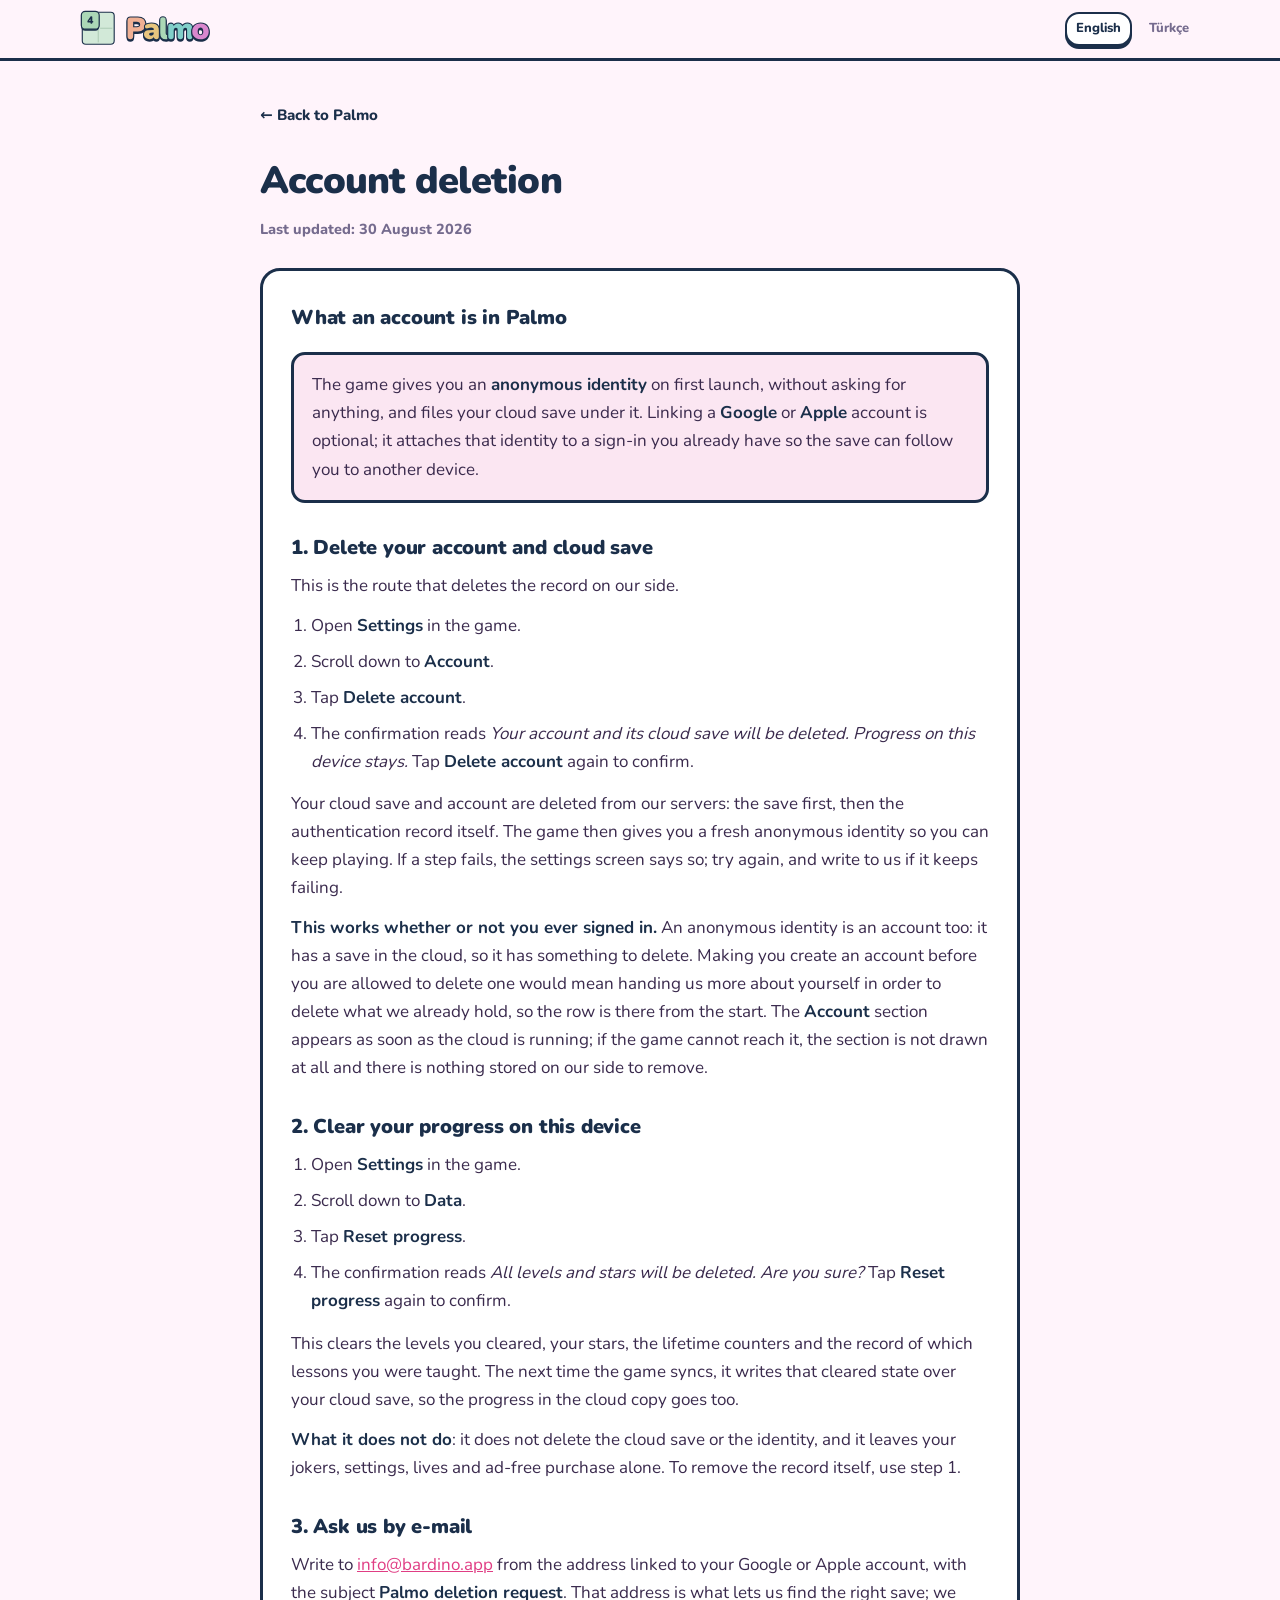
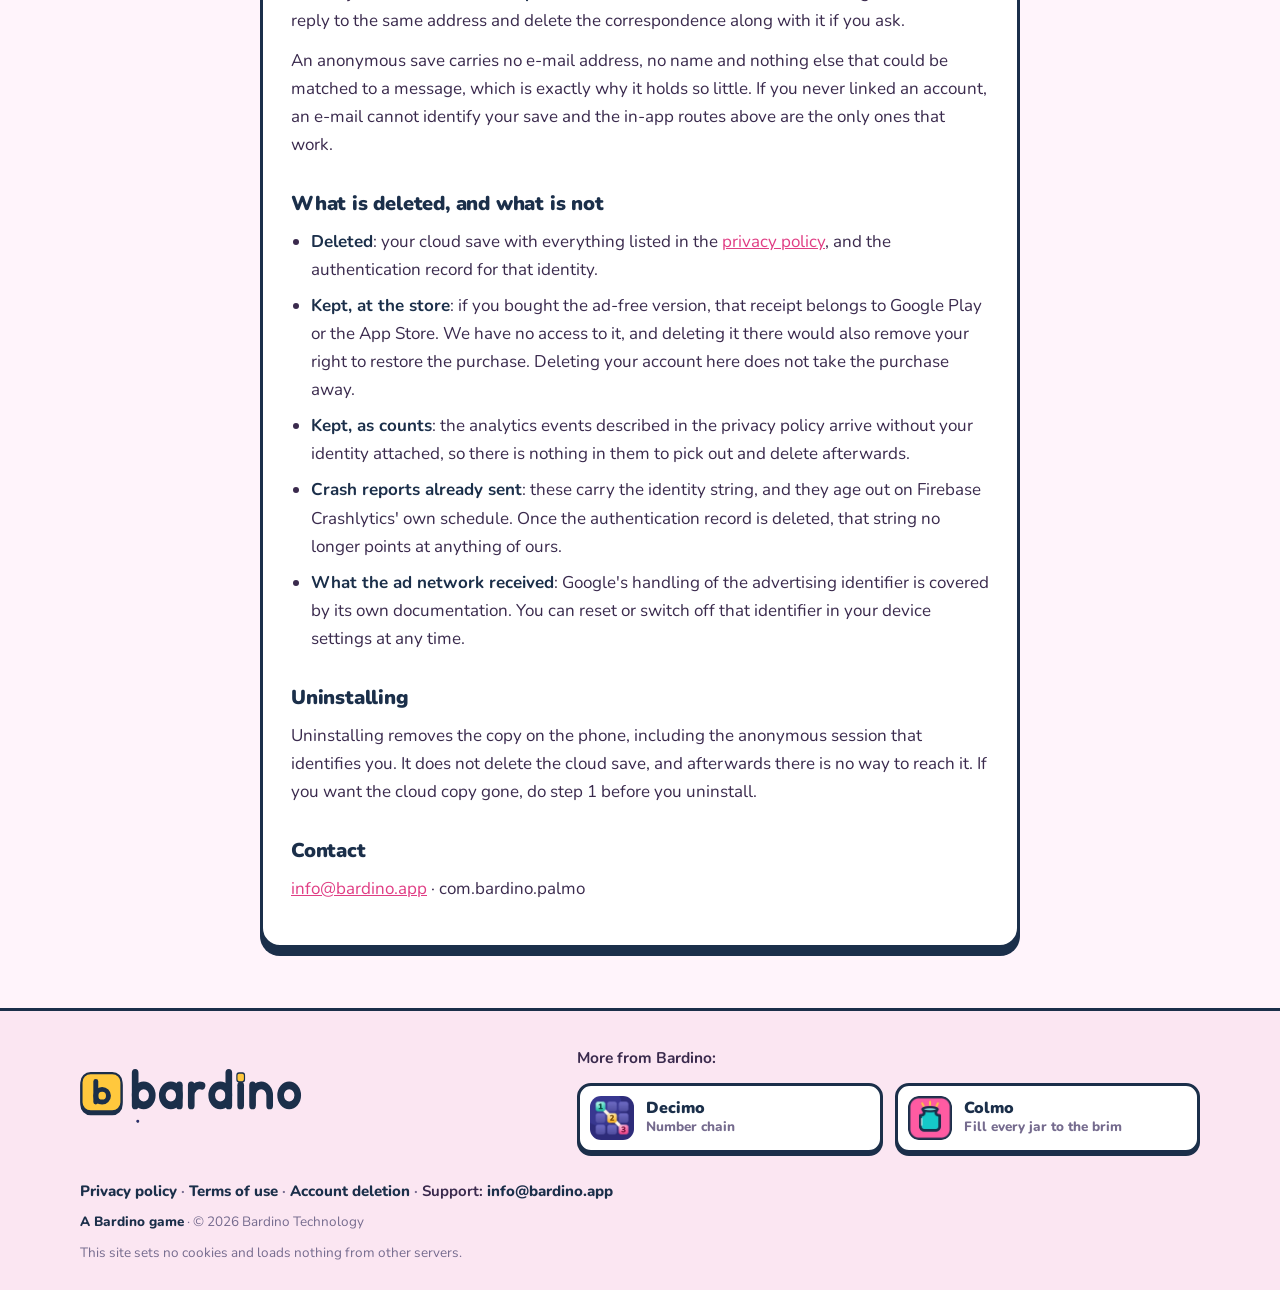
<file: account-deletion.html>
<!DOCTYPE html>
<html lang="en">
<head>
    <meta charset="UTF-8">
    <meta name="viewport" content="width=device-width, initial-scale=1.0">
    <meta name="description" content="How to delete your Palmo account and cloud save, how to clear progress on your device, and what is kept afterwards.">
    <meta name="robots" content="index, follow">
    <meta property="og:type" content="website">
    <meta property="og:url" content="https://palmo.bardino.app/account-deletion.html">
    <meta property="og:title" content="Account deletion - Palmo">
    <meta property="og:description" content="How to delete your Palmo account and cloud save, how to clear progress on your device, and what is kept afterwards.">
    <meta property="og:locale" content="en_US">
    <meta property="og:site_name" content="Palmo">
    <meta property="og:image" content="https://palmo.bardino.app/assets/palmo-share.png">
    <meta property="og:image:width" content="1200">
    <meta property="og:image:height" content="630">
    <meta name="twitter:image" content="https://palmo.bardino.app/assets/palmo-share.png">
    <meta name="twitter:card" content="summary_large_image">
    <meta name="twitter:title" content="Account deletion - Palmo">
    <meta name="twitter:description" content="How to delete your Palmo account and cloud save, how to clear progress on your device, and what is kept afterwards.">
    <meta name="theme-color" content="#FFF4FB" media="(prefers-color-scheme: light)">
    <meta name="theme-color" content="#1B2F4A" media="(prefers-color-scheme: dark)">
    <title>Account deletion - Palmo</title>
    <link rel="canonical" href="https://palmo.bardino.app/account-deletion.html">
    <link rel="alternate" hreflang="en" href="https://palmo.bardino.app/account-deletion.html">
    <link rel="alternate" hreflang="tr" href="https://palmo.bardino.app/tr/account-deletion.html">
    <link rel="alternate" hreflang="x-default" href="https://palmo.bardino.app/account-deletion.html">
    <link rel="icon" type="image/svg+xml" href="/assets/palmo-mark.svg">
    <link rel="apple-touch-icon" href="/assets/palmo-icon.png">
    <link rel="manifest" href="/manifest.json">
    <link rel="preload" href="/assets/fonts/nunito-900.woff2" as="font" type="font/woff2" crossorigin>
    <link rel="preload" href="/assets/fonts/nunito-400.woff2" as="font" type="font/woff2" crossorigin>
    <link rel="stylesheet" href="/css/style.css">
    <link rel="stylesheet" href="/css/legal.css">
</head>
<body>
<header class="ust">
    <div class="kap">
        <a class="marka" href="/"><svg class="kilit" focusable="false" xmlns="http://www.w3.org/2000/svg" viewBox="-12 -12 700 200" role="img" aria-label="Palmo">
<g transform="scale(0.84)"><rect x="0" y="0" width="200" height="200" rx="22" fill="#D2E9D8" stroke="#1B2F4A" stroke-width="7"></rect>
<line x1="100" y1="14" x2="100" y2="86" stroke="#89AC92" stroke-width="3.2" stroke-linecap="round"></line>
<line x1="100" y1="114" x2="100" y2="186" stroke="#89AC92" stroke-width="3.2" stroke-linecap="round"></line>
<line x1="14" y1="100" x2="86" y2="100" stroke="#89AC92" stroke-width="3.2" stroke-linecap="round"></line>
<line x1="114" y1="100" x2="186" y2="100" stroke="#89AC92" stroke-width="3.2" stroke-linecap="round"></line>
<rect x="-6" y="-6" width="112" height="112" rx="25" fill="#1B2F4A" transform="translate(0,9)"></rect>
<rect x="-6" y="-6" width="112" height="112" rx="25" fill="#ABD7B6" stroke="#1B2F4A" stroke-width="7.5"></rect>
<path d="M57 72.31Q54.22 72.31 52.67 70.79Q51.12 69.27 51.12 66.3L51.12 63.93L37.86 63.93Q34.95 63.93 33.34 62.61Q31.72 61.29 31.72 58.58Q31.72 57 32.31 55.51Q32.91 54.03 34.42 51.91L50.53 28.42Q51.85 26.44 53.5 25.51Q55.15 24.59 57.39 24.59Q59.9 24.59 61.35 26.07Q62.8 27.56 62.8 30.6L62.8 54.75L64.39 54.75Q66.9 54.75 68.18 55.94Q69.47 57.13 69.47 59.31Q69.47 61.55 68.18 62.74Q66.9 63.93 64.39 63.93L62.8 63.93L62.8 66.3Q62.8 69.21 61.32 70.76Q59.83 72.31 57 72.31ZM51.12 54.75L51.12 39.18L52.97 39.18L40.56 57.59L40.56 54.75Z" fill="#1B2F4A"/></g>
<g transform="translate(228,0)" stroke="#1B2F4A" stroke-width="11" paint-order="stroke fill" stroke-linejoin="round">
<path d="M24.96 149.44Q17.92 149.44 14.08 145.52Q10.24 141.6 10.24 134.56L10.24 50.08Q10.24 42.88 14.16 39.04Q18.08 35.2 25.12 35.2L64.48 35.2Q83.68 35.2 94.16 45.04Q104.64 54.88 104.64 72.16Q104.64 89.44 94.16 99.28Q83.68 109.12 64.48 109.12L39.68 109.12L39.68 134.56Q39.68 141.6 36 145.52Q32.32 149.44 24.96 149.44ZM39.68 86.56L59.36 86.56Q67.68 86.56 72.16 82.96Q76.64 79.36 76.64 72.16Q76.64 64.8 72.16 61.28Q67.68 57.76 59.36 57.76L39.68 57.76Z" fill="#1B2F4A"/><path d="M24.96 141.44Q17.92 141.44 14.08 137.52Q10.24 133.6 10.24 126.56L10.24 42.08Q10.24 34.88 14.16 31.04Q18.08 27.2 25.12 27.2L64.48 27.2Q83.68 27.2 94.16 37.04Q104.64 46.88 104.64 64.16Q104.64 81.44 94.16 91.28Q83.68 101.12 64.48 101.12L39.68 101.12L39.68 126.56Q39.68 133.6 36 137.52Q32.32 141.44 24.96 141.44ZM39.68 78.56L59.36 78.56Q67.68 78.56 72.16 74.96Q76.64 71.36 76.64 64.16Q76.64 56.8 72.16 53.28Q67.68 49.76 59.36 49.76L39.68 49.76Z" fill="#F0B094"/>
<path d="M127.68 149.76Q118.56 149.76 111.6 146.4Q104.64 143.04 100.72 137.2Q96.8 131.36 96.8 123.84Q96.8 115.2 101.28 110.24Q105.76 105.28 115.68 103.12Q125.6 100.96 142.08 100.96L150.88 100.96L150.88 114.4L142.08 114.4Q135.84 114.4 131.76 115.28Q127.68 116.16 125.76 118Q123.84 119.84 123.84 122.72Q123.84 126.4 126.48 128.8Q129.12 131.2 134.08 131.2Q138.08 131.2 141.2 129.44Q144.32 127.68 146.24 124.56Q148.16 121.44 148.16 117.28L148.16 98.72Q148.16 92.96 145.2 90.56Q142.24 88.16 135.04 88.16Q131.2 88.16 126.4 89.04Q121.6 89.92 115.68 92.16Q111.36 93.76 108.32 92.64Q105.28 91.52 103.6 88.8Q101.92 86.08 102 82.88Q102.08 79.68 104.08 76.8Q106.08 73.92 110.24 72.32Q117.92 69.44 124.4 68.48Q130.88 67.52 136.32 67.52Q149.44 67.52 158 71.28Q166.56 75.04 170.8 82.8Q175.04 90.56 175.04 102.72L175.04 135.04Q175.04 142.08 171.68 145.76Q168.32 149.44 161.92 149.44Q155.36 149.44 151.92 145.76Q148.48 142.08 148.48 135.04L148.48 130.88L149.44 133.12Q148.64 138.24 145.76 141.92Q142.88 145.6 138.24 147.68Q133.6 149.76 127.68 149.76Z" fill="#1B2F4A"/><path d="M127.68 141.76Q118.56 141.76 111.6 138.4Q104.64 135.04 100.72 129.2Q96.8 123.36 96.8 115.84Q96.8 107.2 101.28 102.24Q105.76 97.28 115.68 95.12Q125.6 92.96 142.08 92.96L150.88 92.96L150.88 106.4L142.08 106.4Q135.84 106.4 131.76 107.28Q127.68 108.16 125.76 110Q123.84 111.84 123.84 114.72Q123.84 118.4 126.48 120.8Q129.12 123.2 134.08 123.2Q138.08 123.2 141.2 121.44Q144.32 119.68 146.24 116.56Q148.16 113.44 148.16 109.28L148.16 90.72Q148.16 84.96 145.2 82.56Q142.24 80.16 135.04 80.16Q131.2 80.16 126.4 81.04Q121.6 81.92 115.68 84.16Q111.36 85.76 108.32 84.64Q105.28 83.52 103.6 80.8Q101.92 78.08 102 74.88Q102.08 71.68 104.08 68.8Q106.08 65.92 110.24 64.32Q117.92 61.44 124.4 60.48Q130.88 59.52 136.32 59.52Q149.44 59.52 158 63.28Q166.56 67.04 170.8 74.8Q175.04 82.56 175.04 94.72L175.04 127.04Q175.04 134.08 171.68 137.76Q168.32 141.44 161.92 141.44Q155.36 141.44 151.92 137.76Q148.48 134.08 148.48 127.04L148.48 122.88L149.44 125.12Q148.64 130.24 145.76 133.92Q142.88 137.6 138.24 139.68Q133.6 141.76 127.68 141.76Z" fill="#E7C57E"/>
<path d="M212.24 149.76Q196.88 149.76 189.6 141.52Q182.32 133.28 182.32 116.64L182.32 48.16Q182.32 41.12 186 37.44Q189.68 33.76 196.4 33.76Q203.28 33.76 207.04 37.44Q210.8 41.12 210.8 48.16L210.8 115.68Q210.8 121.6 213.12 124.32Q215.44 127.04 219.12 127.04Q220.24 127.04 221.44 126.8Q222.64 126.56 224.08 126.4Q226.8 126.4 228.16 128.48Q229.52 130.56 229.52 136.96Q229.52 142.56 227.28 145.36Q225.04 148.16 220.4 148.96Q219.12 149.12 216.72 149.44Q214.32 149.76 212.24 149.76Z" fill="#1B2F4A"/><path d="M212.24 141.76Q196.88 141.76 189.6 133.52Q182.32 125.28 182.32 108.64L182.32 40.16Q182.32 33.12 186 29.44Q189.68 25.76 196.4 25.76Q203.28 25.76 207.04 29.44Q210.8 33.12 210.8 40.16L210.8 107.68Q210.8 113.6 213.12 116.32Q215.44 119.04 219.12 119.04Q220.24 119.04 221.44 118.8Q222.64 118.56 224.08 118.4Q226.8 118.4 228.16 120.48Q229.52 122.56 229.52 128.96Q229.52 134.56 227.28 137.36Q225.04 140.16 220.4 140.96Q219.12 141.12 216.72 141.44Q214.32 141.76 212.24 141.76Z" fill="#ABD7B6"/>
<path d="M238.72 149.44Q232 149.44 228.32 145.76Q224.64 142.08 224.64 135.04L224.64 82.08Q224.64 75.2 228.24 71.52Q231.84 67.84 238.56 67.84Q245.28 67.84 248.8 71.52Q252.32 75.2 252.32 82.08L252.32 90.88L250.56 83.04Q253.92 76 260.56 71.76Q267.2 67.52 276.32 67.52Q284.96 67.52 291.12 71.68Q297.28 75.84 300 84.32L297.76 84.32Q301.44 76.48 308.8 72Q316.16 67.52 325.12 67.52Q334.4 67.52 340.32 71.12Q346.24 74.72 349.2 82.32Q352.16 89.92 352.16 101.44L352.16 135.04Q352.16 142.08 348.4 145.76Q344.64 149.44 337.76 149.44Q331.04 149.44 327.36 145.76Q323.68 142.08 323.68 135.04L323.68 102.24Q323.68 95.36 321.6 92.32Q319.52 89.28 314.72 89.28Q308.8 89.28 305.68 93.44Q302.56 97.6 302.56 105.28L302.56 135.04Q302.56 142.08 298.88 145.76Q295.2 149.44 288.32 149.44Q281.44 149.44 277.76 145.76Q274.08 142.08 274.08 135.04L274.08 102.24Q274.08 95.36 272 92.32Q269.92 89.28 265.12 89.28Q259.36 89.28 256.24 93.44Q253.12 97.6 253.12 105.28L253.12 135.04Q253.12 149.44 238.72 149.44Z" fill="#1B2F4A"/><path d="M238.72 141.44Q232 141.44 228.32 137.76Q224.64 134.08 224.64 127.04L224.64 74.08Q224.64 67.2 228.24 63.52Q231.84 59.84 238.56 59.84Q245.28 59.84 248.8 63.52Q252.32 67.2 252.32 74.08L252.32 82.88L250.56 75.04Q253.92 68 260.56 63.76Q267.2 59.52 276.32 59.52Q284.96 59.52 291.12 63.68Q297.28 67.84 300 76.32L297.76 76.32Q301.44 68.48 308.8 64Q316.16 59.52 325.12 59.52Q334.4 59.52 340.32 63.12Q346.24 66.72 349.2 74.32Q352.16 81.92 352.16 93.44L352.16 127.04Q352.16 134.08 348.4 137.76Q344.64 141.44 337.76 141.44Q331.04 141.44 327.36 137.76Q323.68 134.08 323.68 127.04L323.68 94.24Q323.68 87.36 321.6 84.32Q319.52 81.28 314.72 81.28Q308.8 81.28 305.68 85.44Q302.56 89.6 302.56 97.28L302.56 127.04Q302.56 134.08 298.88 137.76Q295.2 141.44 288.32 141.44Q281.44 141.44 277.76 137.76Q274.08 134.08 274.08 127.04L274.08 94.24Q274.08 87.36 272 84.32Q269.92 81.28 265.12 81.28Q259.36 81.28 256.24 85.44Q253.12 89.6 253.12 97.28L253.12 127.04Q253.12 141.44 238.72 141.44Z" fill="#81CFC9"/>
<path d="M394.16 149.76Q381.04 149.76 371.28 144.8Q361.52 139.84 356.08 130.56Q350.64 121.28 350.64 108.64Q350.64 99.04 353.68 91.44Q356.72 83.84 362.48 78.48Q368.24 73.12 376.24 70.32Q384.24 67.52 394.16 67.52Q407.28 67.52 417.04 72.48Q426.8 77.44 432.16 86.64Q437.52 95.84 437.52 108.64Q437.52 118.08 434.48 125.76Q431.44 133.44 425.76 138.8Q420.08 144.16 412 146.96Q403.92 149.76 394.16 149.76ZM394.16 128.8Q398.48 128.8 401.84 126.64Q405.2 124.48 407.04 120.08Q408.88 115.68 408.88 108.64Q408.88 97.92 404.72 93.2Q400.56 88.48 394.16 88.48Q389.84 88.48 386.48 90.56Q383.12 92.64 381.2 97.04Q379.28 101.44 379.28 108.64Q379.28 119.2 383.44 124Q387.6 128.8 394.16 128.8Z" fill="#1B2F4A"/><path d="M394.16 141.76Q381.04 141.76 371.28 136.8Q361.52 131.84 356.08 122.56Q350.64 113.28 350.64 100.64Q350.64 91.04 353.68 83.44Q356.72 75.84 362.48 70.48Q368.24 65.12 376.24 62.32Q384.24 59.52 394.16 59.52Q407.28 59.52 417.04 64.48Q426.8 69.44 432.16 78.64Q437.52 87.84 437.52 100.64Q437.52 110.08 434.48 117.76Q431.44 125.44 425.76 130.8Q420.08 136.16 412 138.96Q403.92 141.76 394.16 141.76ZM394.16 120.8Q398.48 120.8 401.84 118.64Q405.2 116.48 407.04 112.08Q408.88 107.68 408.88 100.64Q408.88 89.92 404.72 85.2Q400.56 80.48 394.16 80.48Q389.84 80.48 386.48 82.56Q383.12 84.64 381.2 89.04Q379.28 93.44 379.28 100.64Q379.28 111.2 383.44 116Q387.6 120.8 394.16 120.8Z" fill="#D987CE"/>
</g>
</svg></a>
        <div class="diller"><a href="/account-deletion.html" hreflang="en" lang="en" aria-current="page"><span class="dil-ad">English</span><span class="dil-kod" aria-hidden="true">EN</span></a><a href="/tr/account-deletion.html" hreflang="tr" lang="tr"><span class="dil-ad">Türkçe</span><span class="dil-kod" aria-hidden="true">TR</span></a></div>
    </div>
</header>

<section class="yasal">
    <div class="kap">
        <a class="geri" href="/">&larr; Back to Palmo</a>
        <h1>Account deletion</h1>
        <p class="tarih">Last updated: <time datetime="2026-08-30">30 August 2026</time></p>
        <div class="govde"><h2>What an account is in Palmo</h2><div class="vurgu"><p>The game gives you an <strong>anonymous identity</strong> on first launch, without asking for anything, and files your cloud save under it. Linking a <strong>Google</strong> or <strong>Apple</strong> account is optional; it attaches that identity to a sign-in you already have so the save can follow you to another device.</p></div><h2>1. Delete your account and cloud save</h2><p>This is the route that deletes the record on our side.</p><ol><li>Open <strong>Settings</strong> in the game.</li><li>Scroll down to <strong>Account</strong>.</li><li>Tap <strong>Delete account</strong>.</li><li>The confirmation reads <em>Your account and its cloud save will be deleted. Progress on this device stays.</em> Tap <strong>Delete account</strong> again to confirm.</li></ol><p>Your cloud save and account are deleted from our servers: the save first, then the authentication record itself. The game then gives you a fresh anonymous identity so you can keep playing. If a step fails, the settings screen says so; try again, and write to us if it keeps failing.</p><p><strong>This works whether or not you ever signed in.</strong> An anonymous identity is an account too: it has a save in the cloud, so it has something to delete. Making you create an account before you are allowed to delete one would mean handing us more about yourself in order to delete what we already hold, so the row is there from the start. The <strong>Account</strong> section appears as soon as the cloud is running; if the game cannot reach it, the section is not drawn at all and there is nothing stored on our side to remove.</p><h2>2. Clear your progress on this device</h2><ol><li>Open <strong>Settings</strong> in the game.</li><li>Scroll down to <strong>Data</strong>.</li><li>Tap <strong>Reset progress</strong>.</li><li>The confirmation reads <em>All levels and stars will be deleted. Are you sure?</em> Tap <strong>Reset progress</strong> again to confirm.</li></ol><p>This clears the levels you cleared, your stars, the lifetime counters and the record of which lessons you were taught. The next time the game syncs, it writes that cleared state over your cloud save, so the progress in the cloud copy goes too.</p><p><strong>What it does not do</strong>: it does not delete the cloud save or the identity, and it leaves your jokers, settings, lives and ad-free purchase alone. To remove the record itself, use step 1.</p><h2>3. Ask us by e-mail</h2><p>Write to <!--email_off--><a href="mailto:info@bardino.app">info@bardino.app</a><!--/email_off--> from the address linked to your Google or Apple account, with the subject <strong>Palmo deletion request</strong>. That address is what lets us find the right save; we reply to the same address and delete the correspondence along with it if you ask.</p><p>An anonymous save carries no e-mail address, no name and nothing else that could be matched to a message, which is exactly why it holds so little. If you never linked an account, an e-mail cannot identify your save and the in-app routes above are the only ones that work.</p><h2>What is deleted, and what is not</h2><ul><li><strong>Deleted</strong>: your cloud save with everything listed in the <a href="/privacy.html">privacy policy</a>, and the authentication record for that identity.</li><li><strong>Kept, at the store</strong>: if you bought the ad-free version, that receipt belongs to Google Play or the App Store. We have no access to it, and deleting it there would also remove your right to restore the purchase. Deleting your account here does not take the purchase away.</li><li><strong>Kept, as counts</strong>: the analytics events described in the privacy policy arrive without your identity attached, so there is nothing in them to pick out and delete afterwards.</li><li><strong>Crash reports already sent</strong>: these carry the identity string, and they age out on Firebase Crashlytics' own schedule. Once the authentication record is deleted, that string no longer points at anything of ours.</li><li><strong>What the ad network received</strong>: Google's handling of the advertising identifier is covered by its own documentation. You can reset or switch off that identifier in your device settings at any time.</li></ul><h2>Uninstalling</h2><p>Uninstalling removes the copy on the phone, including the anonymous session that identifies you. It does not delete the cloud save, and afterwards there is no way to reach it. If you want the cloud copy gone, do step 1 before you uninstall.</p><h2>Contact</h2><p><!--email_off--><a href="mailto:info@bardino.app">info@bardino.app</a><!--/email_off--> &middot; com.bardino.palmo</p></div>
    </div>
</section>
<footer class="aile">
    <div class="kap aile-ust">
        <a class="aile-marka" href="https://bardino.app/"><svg class="aile-logo bardino-intro" viewBox="0 0 600 150" data-bardino-intro role="img" aria-label="Bardino"><g class="bi-mark"><g transform="translate(0 6) scale(1.12)"><rect x="4.5" y="9.5" width="91" height="87" rx="21" class="bi-ef bi-es" stroke-width="5"/><rect x="4.5" y="3" width="91" height="87" rx="21" fill="#FFC83D" class="bi-es" stroke-width="5"/><g fill="none" stroke="#1B2F4A" stroke-width="11.2" stroke-linecap="round"><path d="M37.1 22.1V68.9"/><circle cx="51.5" cy="54.5" r="14.4"/></g></g></g><g class="bi-word"><g transform="translate(134 8) scale(.62)" fill="none" stroke="currentColor" stroke-width="28" stroke-linecap="round" stroke-linejoin="round"><path d="M16 19V136"/><circle cx="52" cy="100" r="36"/><circle cx="166" cy="100" r="36"/><path d="M202 64V136"/><path d="M252 64V136M252 100A36 36 0 0 1 297.32 65.23"/><circle cx="374" cy="100" r="36"/><path d="M410 19V136"/><path d="M460 64V136"/><path d="M510 64V136M510 100A36 36 0 0 1 582 100V136"/><circle cx="664" cy="100" r="36"/></g></g><g transform="translate(139 112) scale(.65)"><g class="bi-stone"><rect x="2" y="6" width="32" height="32" rx="9" class="bi-ef bi-es" stroke-width="3.5"/><rect x="2" y="2" width="32" height="32" rx="9" fill="#2E2C7A" class="bi-es" stroke-width="3.5"/></g><g class="bi-stone"><rect x="44" y="6" width="32" height="32" rx="9" class="bi-ef bi-es" stroke-width="3.5"/><rect x="44" y="2" width="32" height="32" rx="9" fill="#FF5BA3" class="bi-es" stroke-width="3.5"/></g><g class="bi-stone"><rect x="86" y="6" width="32" height="32" rx="9" class="bi-ef bi-es" stroke-width="3.5"/><rect x="86" y="2" width="32" height="32" rx="9" fill="#ABD7B6" class="bi-es" stroke-width="3.5"/></g></g><g class="bi-dot" transform="translate(419.2 30.94)"><rect x="-9.92" y="-19.84" width="19.84" height="19.84" rx="5.58" fill="#FFC83D" class="bi-es" stroke-width="3.1"/></g></svg></a>
        <div class="aile-kardes">
            <p>More from Bardino:</p>
            <ul><li><a href="https://decimo.bardino.app/"><img src="/assets/aile/decimo.webp" alt="" width="44" height="44" loading="lazy"><span><b>Decimo</b><small>Number chain</small></span></a></li><li><a href="https://colmo.bardino.app/"><img src="/assets/aile/colmo.webp" alt="" width="44" height="44" loading="lazy"><span><b>Colmo</b><small>Fill every jar to the brim</small></span></a></li></ul>
        </div>
    </div>
    <div class="kap aile-alt">
        <p class="f-baglantilar"><a href="/privacy.html">Privacy policy</a><span class="f-ayrac" aria-hidden="true"> · </span><a href="/terms.html">Terms of use</a><span class="f-ayrac" aria-hidden="true"> · </span><a href="/account-deletion.html">Account deletion</a><span class="f-ayrac" aria-hidden="true"> · </span><span class="f-destek"><!--email_off-->Support: <a href="mailto:info@bardino.app">info@bardino.app</a><!--/email_off--></span></p>
        <p class="f-studyo"><a href="https://bardino.app/">A Bardino game</a><span class="f-ayrac" aria-hidden="true"> · </span>&copy; 2026 Bardino Technology</p>
        <p class="f-not">This site sets no cookies and loads nothing from other servers.</p>
    </div>
</footer>

<script src="/assets/bardino-intro.js" defer></script>
</body>
</html>
</file>
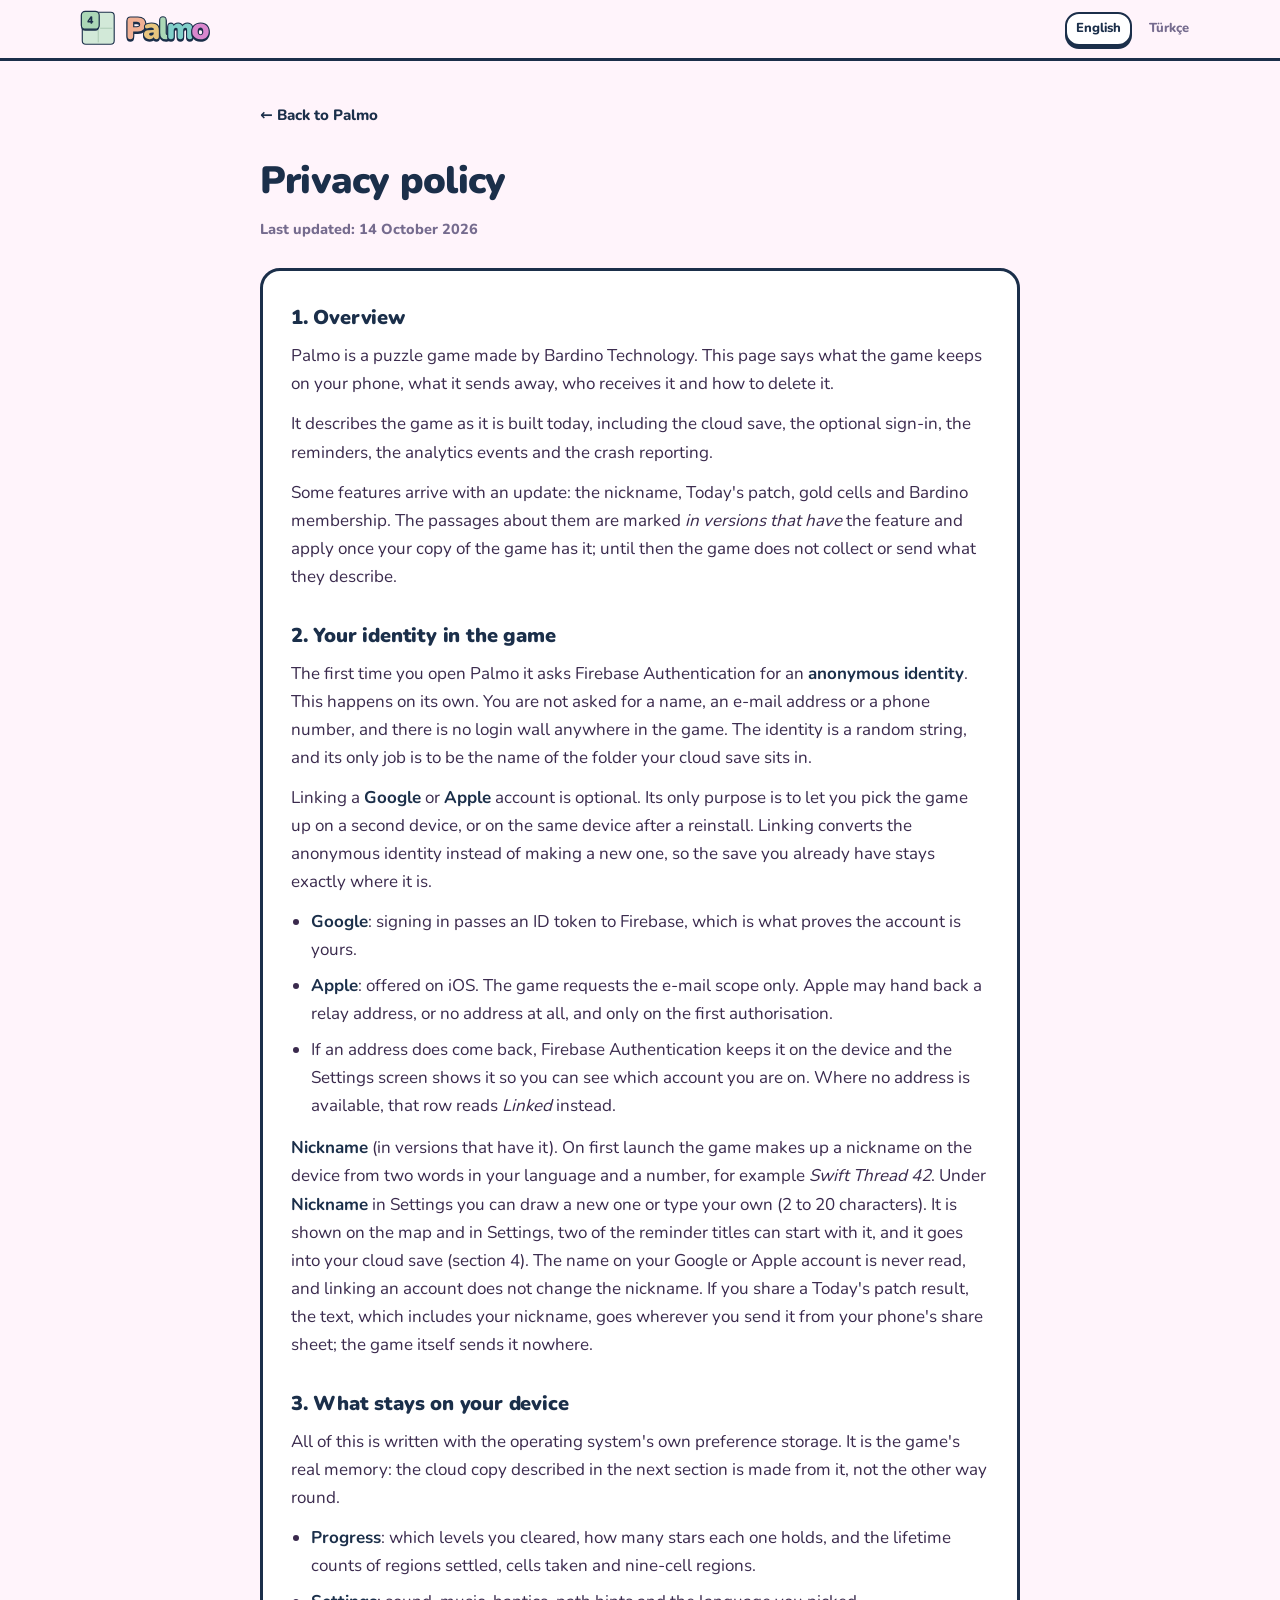
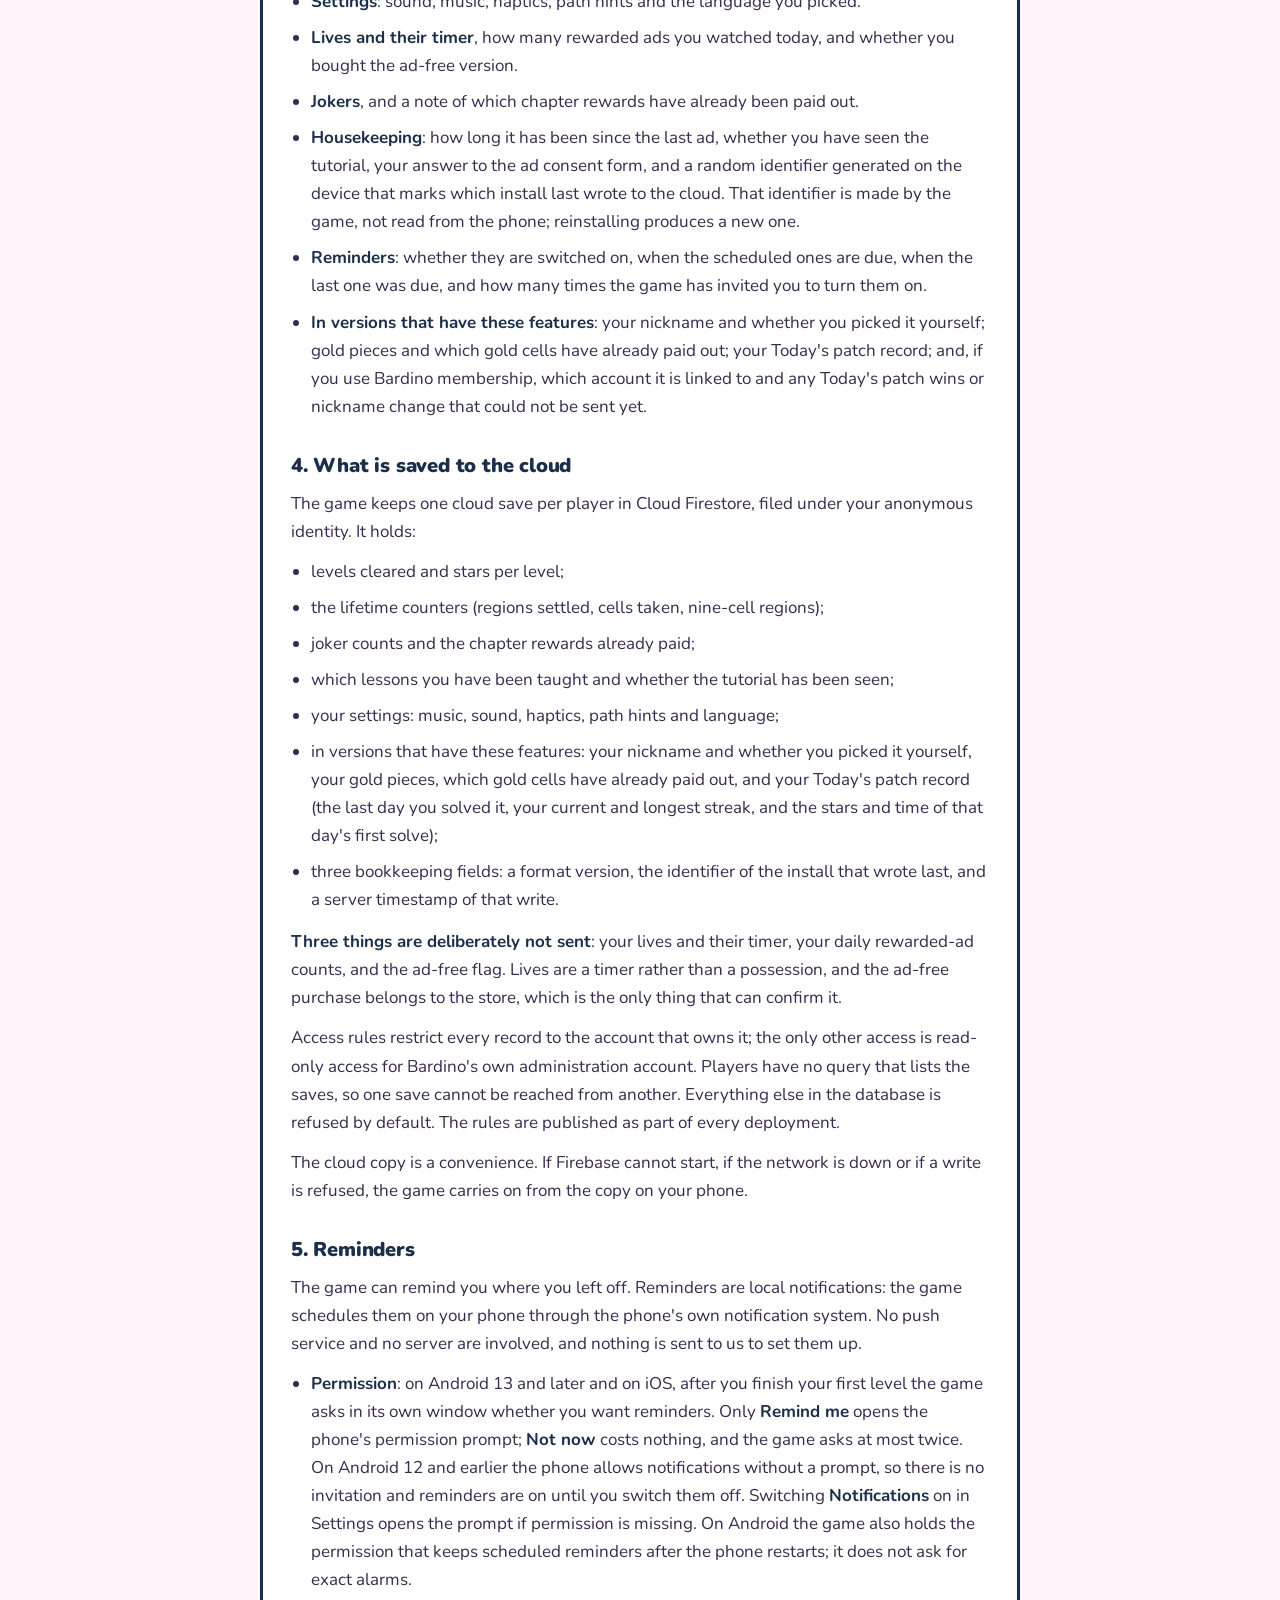
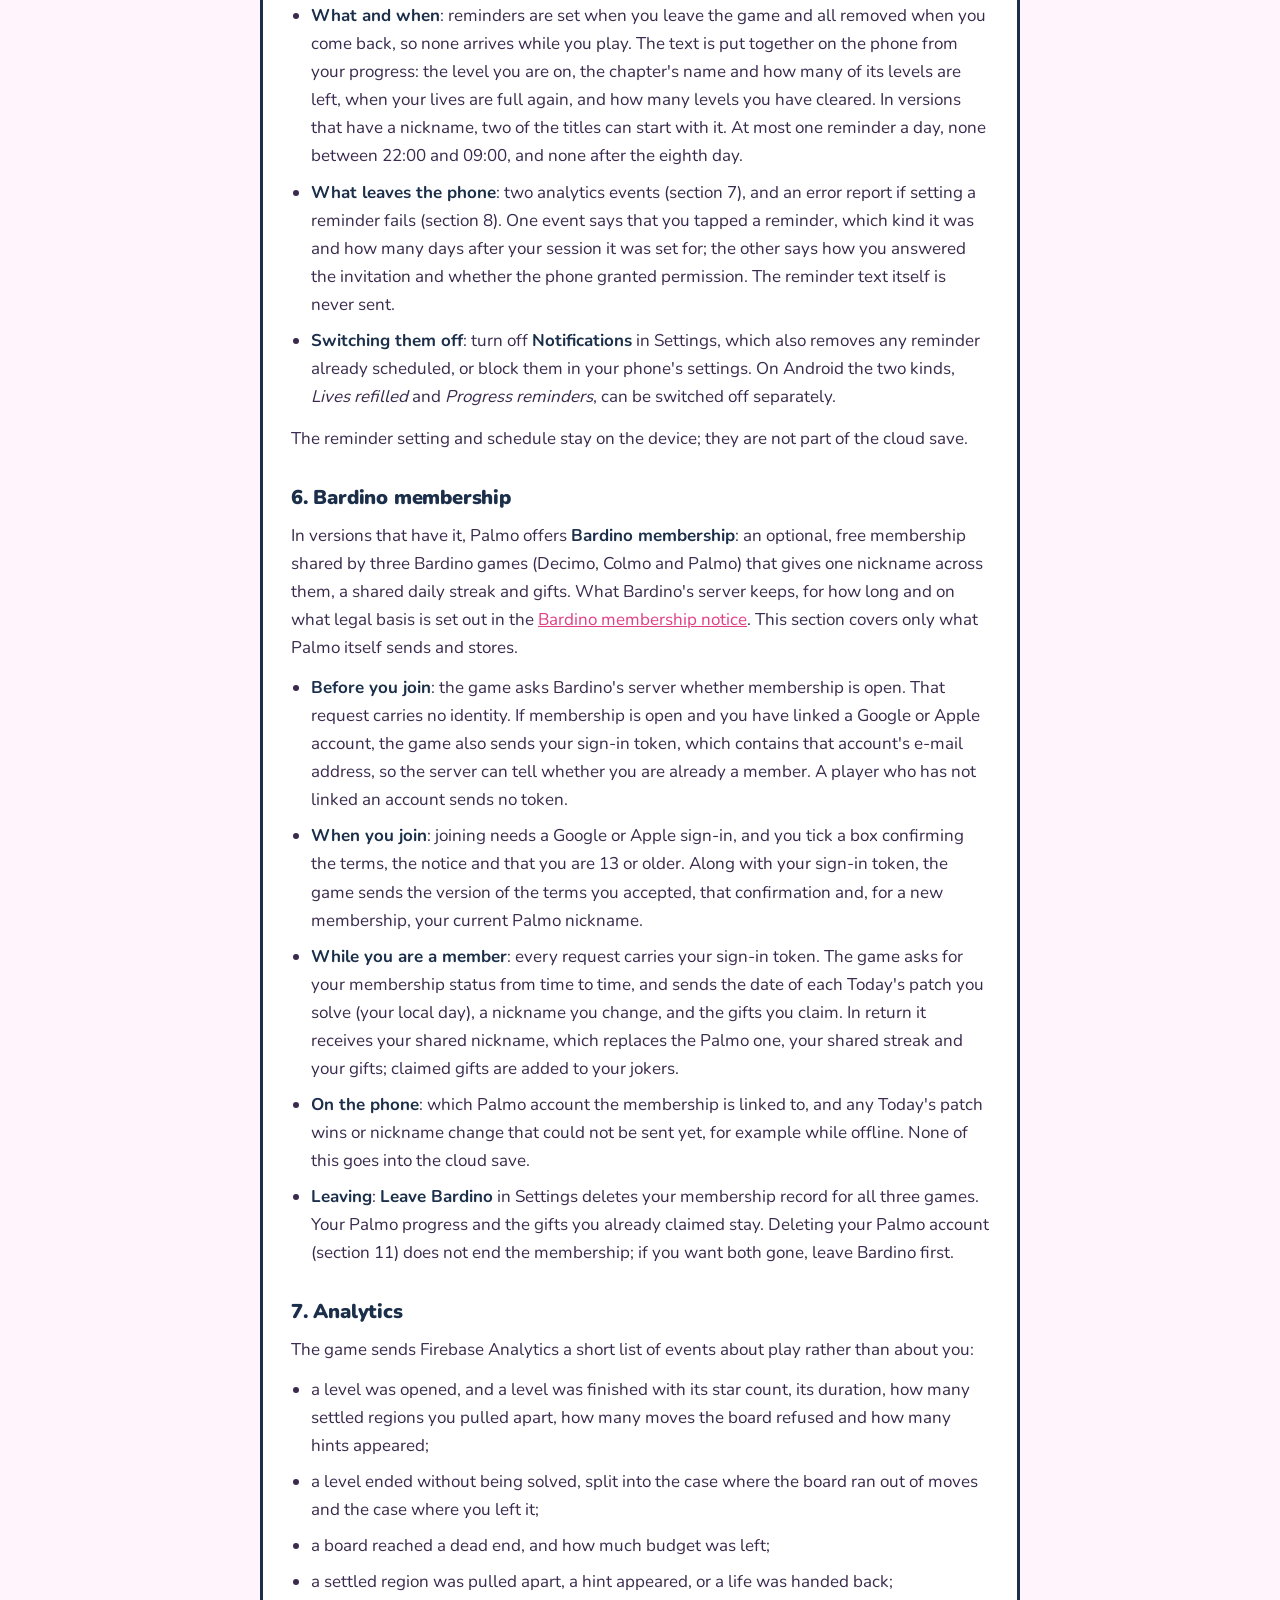
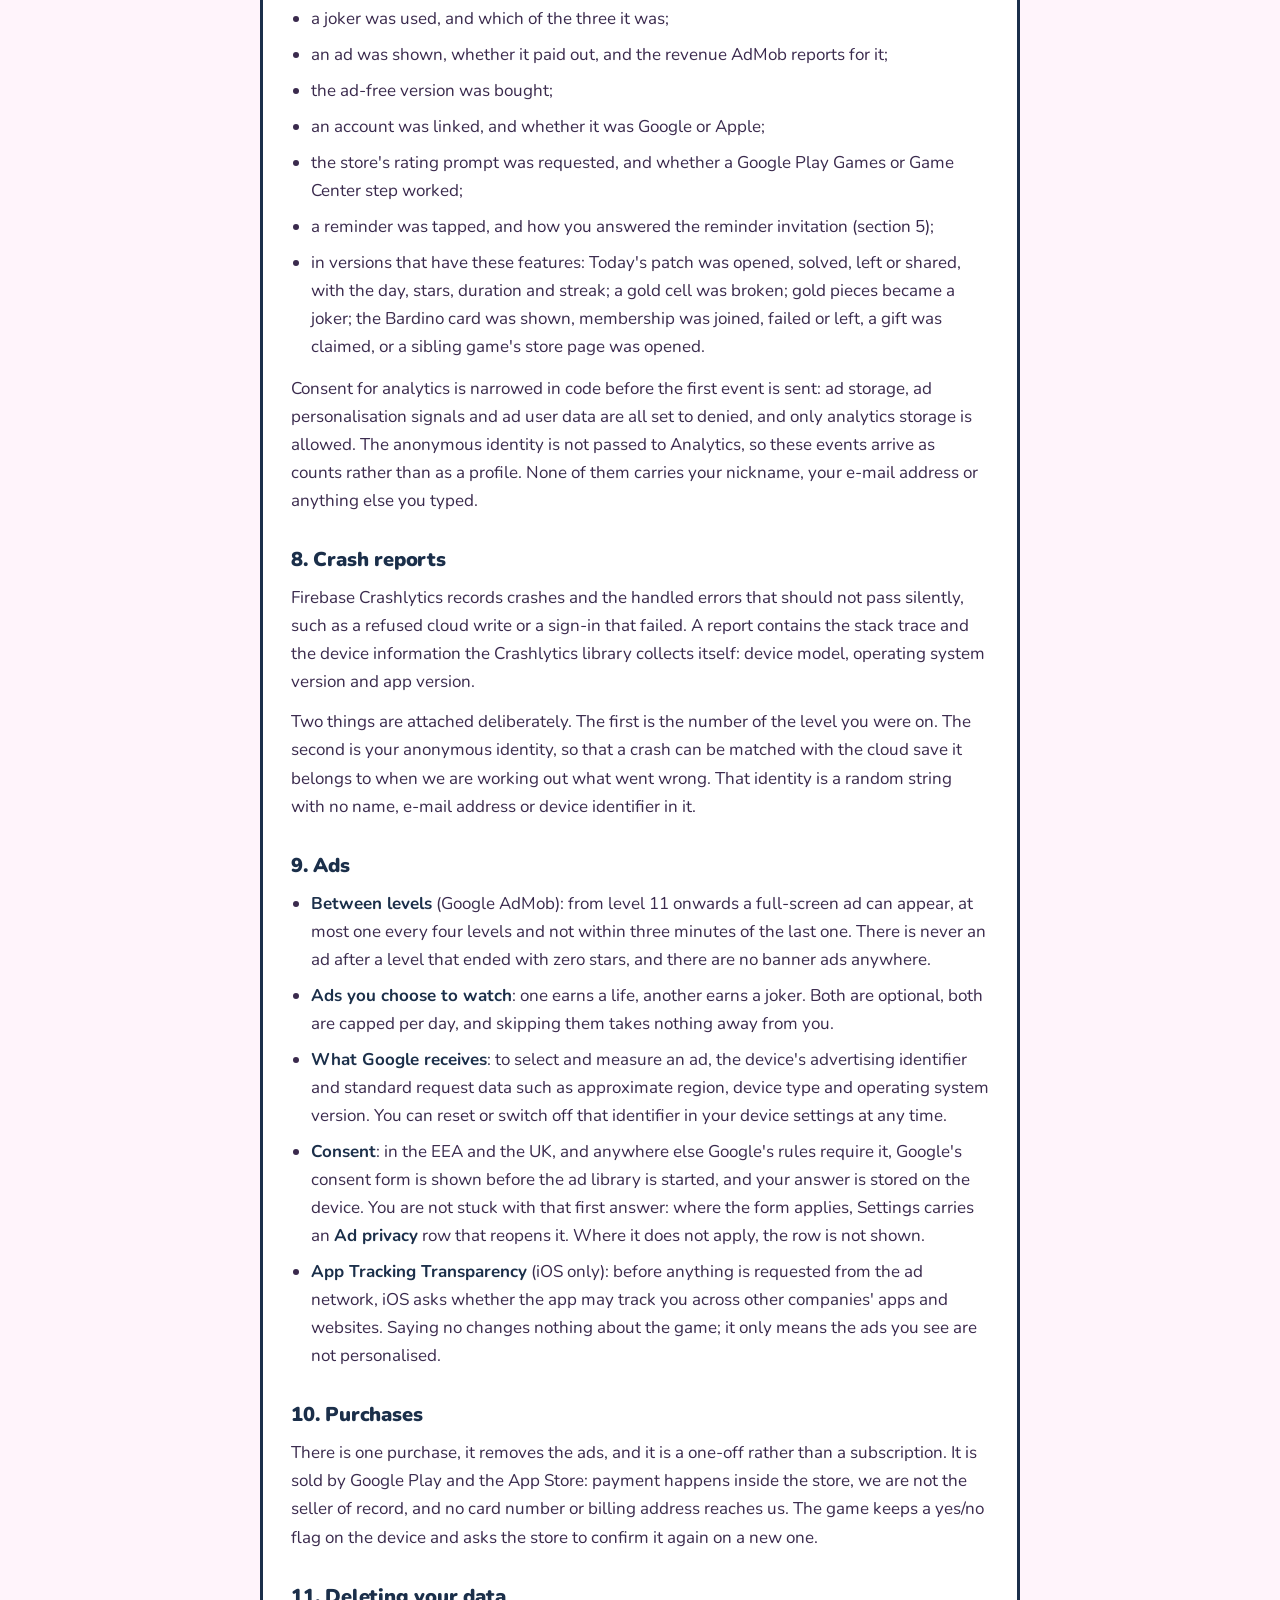
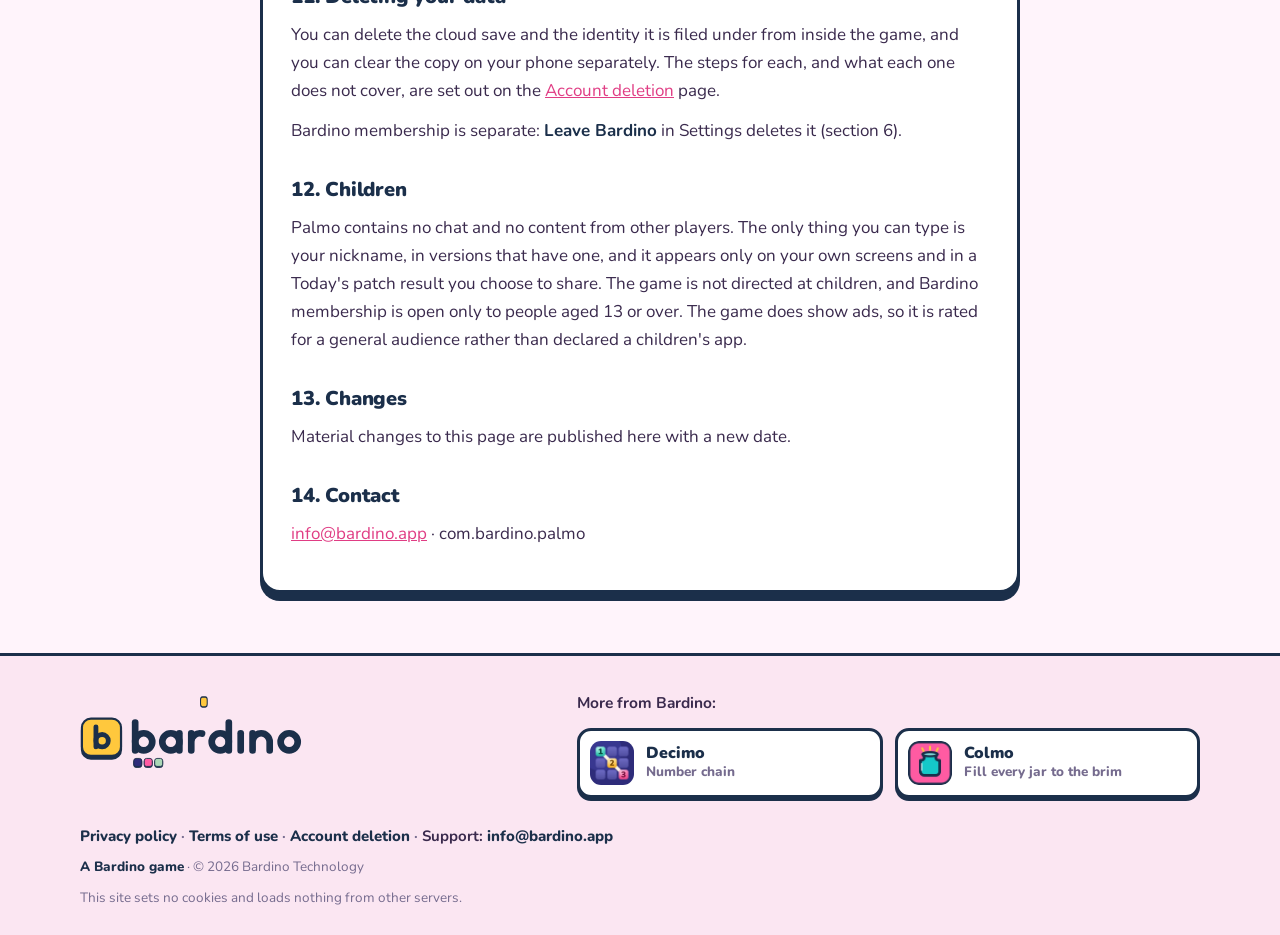
<file: privacy.html>
<!DOCTYPE html>
<html lang="en">
<head>
    <meta charset="UTF-8">
    <meta name="viewport" content="width=device-width, initial-scale=1.0">
    <meta name="description" content="What Palmo keeps on your device, what goes to the cloud save, which events it measures and what the ads receive. Anonymous by default, sign-in optional.">
    <meta name="robots" content="index, follow">
    <meta property="og:type" content="website">
    <meta property="og:url" content="https://palmo.bardino.app/privacy.html">
    <meta property="og:title" content="Privacy policy - Palmo">
    <meta property="og:description" content="What Palmo keeps on your device, what goes to the cloud save, which events it measures and what the ads receive. Anonymous by default, sign-in optional.">
    <meta property="og:locale" content="en_US">
    <meta property="og:site_name" content="Palmo">
    <meta property="og:image" content="https://palmo.bardino.app/assets/palmo-share.png">
    <meta property="og:image:width" content="1200">
    <meta property="og:image:height" content="630">
    <meta name="twitter:image" content="https://palmo.bardino.app/assets/palmo-share.png">
    <meta name="twitter:card" content="summary_large_image">
    <meta name="twitter:title" content="Privacy policy - Palmo">
    <meta name="twitter:description" content="What Palmo keeps on your device, what goes to the cloud save, which events it measures and what the ads receive. Anonymous by default, sign-in optional.">
    <meta name="theme-color" content="#FFF4FB" media="(prefers-color-scheme: light)">
    <meta name="theme-color" content="#1B2F4A" media="(prefers-color-scheme: dark)">
    <title>Privacy policy - Palmo</title>
    <link rel="canonical" href="https://palmo.bardino.app/privacy.html">
    <link rel="alternate" hreflang="en" href="https://palmo.bardino.app/privacy.html">
    <link rel="alternate" hreflang="tr" href="https://palmo.bardino.app/tr/privacy.html">
    <link rel="alternate" hreflang="x-default" href="https://palmo.bardino.app/privacy.html">
    <link rel="icon" type="image/svg+xml" href="/assets/palmo-mark.svg">
    <link rel="apple-touch-icon" href="/assets/palmo-icon.png">
    <link rel="manifest" href="/manifest.json">
    <link rel="preload" href="/assets/fonts/nunito-900.woff2" as="font" type="font/woff2" crossorigin>
    <link rel="preload" href="/assets/fonts/nunito-400.woff2" as="font" type="font/woff2" crossorigin>
    <link rel="stylesheet" href="/css/style.css">
    <link rel="stylesheet" href="/css/legal.css">
</head>
<body>
<header class="ust">
    <div class="kap">
        <a class="marka" href="/"><svg class="kilit" focusable="false" xmlns="http://www.w3.org/2000/svg" viewBox="-12 -12 700 200" role="img" aria-label="Palmo">
<g transform="scale(0.84)"><rect x="0" y="0" width="200" height="200" rx="22" fill="#D2E9D8" stroke="#1B2F4A" stroke-width="7"></rect>
<line x1="100" y1="14" x2="100" y2="86" stroke="#89AC92" stroke-width="3.2" stroke-linecap="round"></line>
<line x1="100" y1="114" x2="100" y2="186" stroke="#89AC92" stroke-width="3.2" stroke-linecap="round"></line>
<line x1="14" y1="100" x2="86" y2="100" stroke="#89AC92" stroke-width="3.2" stroke-linecap="round"></line>
<line x1="114" y1="100" x2="186" y2="100" stroke="#89AC92" stroke-width="3.2" stroke-linecap="round"></line>
<rect x="-6" y="-6" width="112" height="112" rx="25" fill="#1B2F4A" transform="translate(0,9)"></rect>
<rect x="-6" y="-6" width="112" height="112" rx="25" fill="#ABD7B6" stroke="#1B2F4A" stroke-width="7.5"></rect>
<path d="M57 72.31Q54.22 72.31 52.67 70.79Q51.12 69.27 51.12 66.3L51.12 63.93L37.86 63.93Q34.95 63.93 33.34 62.61Q31.72 61.29 31.72 58.58Q31.72 57 32.31 55.51Q32.91 54.03 34.42 51.91L50.53 28.42Q51.85 26.44 53.5 25.51Q55.15 24.59 57.39 24.59Q59.9 24.59 61.35 26.07Q62.8 27.56 62.8 30.6L62.8 54.75L64.39 54.75Q66.9 54.75 68.18 55.94Q69.47 57.13 69.47 59.31Q69.47 61.55 68.18 62.74Q66.9 63.93 64.39 63.93L62.8 63.93L62.8 66.3Q62.8 69.21 61.32 70.76Q59.83 72.31 57 72.31ZM51.12 54.75L51.12 39.18L52.97 39.18L40.56 57.59L40.56 54.75Z" fill="#1B2F4A"/></g>
<g transform="translate(228,0)" stroke="#1B2F4A" stroke-width="11" paint-order="stroke fill" stroke-linejoin="round">
<path d="M24.96 149.44Q17.92 149.44 14.08 145.52Q10.24 141.6 10.24 134.56L10.24 50.08Q10.24 42.88 14.16 39.04Q18.08 35.2 25.12 35.2L64.48 35.2Q83.68 35.2 94.16 45.04Q104.64 54.88 104.64 72.16Q104.64 89.44 94.16 99.28Q83.68 109.12 64.48 109.12L39.68 109.12L39.68 134.56Q39.68 141.6 36 145.52Q32.32 149.44 24.96 149.44ZM39.68 86.56L59.36 86.56Q67.68 86.56 72.16 82.96Q76.64 79.36 76.64 72.16Q76.64 64.8 72.16 61.28Q67.68 57.76 59.36 57.76L39.68 57.76Z" fill="#1B2F4A"/><path d="M24.96 141.44Q17.92 141.44 14.08 137.52Q10.24 133.6 10.24 126.56L10.24 42.08Q10.24 34.88 14.16 31.04Q18.08 27.2 25.12 27.2L64.48 27.2Q83.68 27.2 94.16 37.04Q104.64 46.88 104.64 64.16Q104.64 81.44 94.16 91.28Q83.68 101.12 64.48 101.12L39.68 101.12L39.68 126.56Q39.68 133.6 36 137.52Q32.32 141.44 24.96 141.44ZM39.68 78.56L59.36 78.56Q67.68 78.56 72.16 74.96Q76.64 71.36 76.64 64.16Q76.64 56.8 72.16 53.28Q67.68 49.76 59.36 49.76L39.68 49.76Z" fill="#F0B094"/>
<path d="M127.68 149.76Q118.56 149.76 111.6 146.4Q104.64 143.04 100.72 137.2Q96.8 131.36 96.8 123.84Q96.8 115.2 101.28 110.24Q105.76 105.28 115.68 103.12Q125.6 100.96 142.08 100.96L150.88 100.96L150.88 114.4L142.08 114.4Q135.84 114.4 131.76 115.28Q127.68 116.16 125.76 118Q123.84 119.84 123.84 122.72Q123.84 126.4 126.48 128.8Q129.12 131.2 134.08 131.2Q138.08 131.2 141.2 129.44Q144.32 127.68 146.24 124.56Q148.16 121.44 148.16 117.28L148.16 98.72Q148.16 92.96 145.2 90.56Q142.24 88.16 135.04 88.16Q131.2 88.16 126.4 89.04Q121.6 89.92 115.68 92.16Q111.36 93.76 108.32 92.64Q105.28 91.52 103.6 88.8Q101.92 86.08 102 82.88Q102.08 79.68 104.08 76.8Q106.08 73.92 110.24 72.32Q117.92 69.44 124.4 68.48Q130.88 67.52 136.32 67.52Q149.44 67.52 158 71.28Q166.56 75.04 170.8 82.8Q175.04 90.56 175.04 102.72L175.04 135.04Q175.04 142.08 171.68 145.76Q168.32 149.44 161.92 149.44Q155.36 149.44 151.92 145.76Q148.48 142.08 148.48 135.04L148.48 130.88L149.44 133.12Q148.64 138.24 145.76 141.92Q142.88 145.6 138.24 147.68Q133.6 149.76 127.68 149.76Z" fill="#1B2F4A"/><path d="M127.68 141.76Q118.56 141.76 111.6 138.4Q104.64 135.04 100.72 129.2Q96.8 123.36 96.8 115.84Q96.8 107.2 101.28 102.24Q105.76 97.28 115.68 95.12Q125.6 92.96 142.08 92.96L150.88 92.96L150.88 106.4L142.08 106.4Q135.84 106.4 131.76 107.28Q127.68 108.16 125.76 110Q123.84 111.84 123.84 114.72Q123.84 118.4 126.48 120.8Q129.12 123.2 134.08 123.2Q138.08 123.2 141.2 121.44Q144.32 119.68 146.24 116.56Q148.16 113.44 148.16 109.28L148.16 90.72Q148.16 84.96 145.2 82.56Q142.24 80.16 135.04 80.16Q131.2 80.16 126.4 81.04Q121.6 81.92 115.68 84.16Q111.36 85.76 108.32 84.64Q105.28 83.52 103.6 80.8Q101.92 78.08 102 74.88Q102.08 71.68 104.08 68.8Q106.08 65.92 110.24 64.32Q117.92 61.44 124.4 60.48Q130.88 59.52 136.32 59.52Q149.44 59.52 158 63.28Q166.56 67.04 170.8 74.8Q175.04 82.56 175.04 94.72L175.04 127.04Q175.04 134.08 171.68 137.76Q168.32 141.44 161.92 141.44Q155.36 141.44 151.92 137.76Q148.48 134.08 148.48 127.04L148.48 122.88L149.44 125.12Q148.64 130.24 145.76 133.92Q142.88 137.6 138.24 139.68Q133.6 141.76 127.68 141.76Z" fill="#E7C57E"/>
<path d="M212.24 149.76Q196.88 149.76 189.6 141.52Q182.32 133.28 182.32 116.64L182.32 48.16Q182.32 41.12 186 37.44Q189.68 33.76 196.4 33.76Q203.28 33.76 207.04 37.44Q210.8 41.12 210.8 48.16L210.8 115.68Q210.8 121.6 213.12 124.32Q215.44 127.04 219.12 127.04Q220.24 127.04 221.44 126.8Q222.64 126.56 224.08 126.4Q226.8 126.4 228.16 128.48Q229.52 130.56 229.52 136.96Q229.52 142.56 227.28 145.36Q225.04 148.16 220.4 148.96Q219.12 149.12 216.72 149.44Q214.32 149.76 212.24 149.76Z" fill="#1B2F4A"/><path d="M212.24 141.76Q196.88 141.76 189.6 133.52Q182.32 125.28 182.32 108.64L182.32 40.16Q182.32 33.12 186 29.44Q189.68 25.76 196.4 25.76Q203.28 25.76 207.04 29.44Q210.8 33.12 210.8 40.16L210.8 107.68Q210.8 113.6 213.12 116.32Q215.44 119.04 219.12 119.04Q220.24 119.04 221.44 118.8Q222.64 118.56 224.08 118.4Q226.8 118.4 228.16 120.48Q229.52 122.56 229.52 128.96Q229.52 134.56 227.28 137.36Q225.04 140.16 220.4 140.96Q219.12 141.12 216.72 141.44Q214.32 141.76 212.24 141.76Z" fill="#ABD7B6"/>
<path d="M238.72 149.44Q232 149.44 228.32 145.76Q224.64 142.08 224.64 135.04L224.64 82.08Q224.64 75.2 228.24 71.52Q231.84 67.84 238.56 67.84Q245.28 67.84 248.8 71.52Q252.32 75.2 252.32 82.08L252.32 90.88L250.56 83.04Q253.92 76 260.56 71.76Q267.2 67.52 276.32 67.52Q284.96 67.52 291.12 71.68Q297.28 75.84 300 84.32L297.76 84.32Q301.44 76.48 308.8 72Q316.16 67.52 325.12 67.52Q334.4 67.52 340.32 71.12Q346.24 74.72 349.2 82.32Q352.16 89.92 352.16 101.44L352.16 135.04Q352.16 142.08 348.4 145.76Q344.64 149.44 337.76 149.44Q331.04 149.44 327.36 145.76Q323.68 142.08 323.68 135.04L323.68 102.24Q323.68 95.36 321.6 92.32Q319.52 89.28 314.72 89.28Q308.8 89.28 305.68 93.44Q302.56 97.6 302.56 105.28L302.56 135.04Q302.56 142.08 298.88 145.76Q295.2 149.44 288.32 149.44Q281.44 149.44 277.76 145.76Q274.08 142.08 274.08 135.04L274.08 102.24Q274.08 95.36 272 92.32Q269.92 89.28 265.12 89.28Q259.36 89.28 256.24 93.44Q253.12 97.6 253.12 105.28L253.12 135.04Q253.12 149.44 238.72 149.44Z" fill="#1B2F4A"/><path d="M238.72 141.44Q232 141.44 228.32 137.76Q224.64 134.08 224.64 127.04L224.64 74.08Q224.64 67.2 228.24 63.52Q231.84 59.84 238.56 59.84Q245.28 59.84 248.8 63.52Q252.32 67.2 252.32 74.08L252.32 82.88L250.56 75.04Q253.92 68 260.56 63.76Q267.2 59.52 276.32 59.52Q284.96 59.52 291.12 63.68Q297.28 67.84 300 76.32L297.76 76.32Q301.44 68.48 308.8 64Q316.16 59.52 325.12 59.52Q334.4 59.52 340.32 63.12Q346.24 66.72 349.2 74.32Q352.16 81.92 352.16 93.44L352.16 127.04Q352.16 134.08 348.4 137.76Q344.64 141.44 337.76 141.44Q331.04 141.44 327.36 137.76Q323.68 134.08 323.68 127.04L323.68 94.24Q323.68 87.36 321.6 84.32Q319.52 81.28 314.72 81.28Q308.8 81.28 305.68 85.44Q302.56 89.6 302.56 97.28L302.56 127.04Q302.56 134.08 298.88 137.76Q295.2 141.44 288.32 141.44Q281.44 141.44 277.76 137.76Q274.08 134.08 274.08 127.04L274.08 94.24Q274.08 87.36 272 84.32Q269.92 81.28 265.12 81.28Q259.36 81.28 256.24 85.44Q253.12 89.6 253.12 97.28L253.12 127.04Q253.12 141.44 238.72 141.44Z" fill="#81CFC9"/>
<path d="M394.16 149.76Q381.04 149.76 371.28 144.8Q361.52 139.84 356.08 130.56Q350.64 121.28 350.64 108.64Q350.64 99.04 353.68 91.44Q356.72 83.84 362.48 78.48Q368.24 73.12 376.24 70.32Q384.24 67.52 394.16 67.52Q407.28 67.52 417.04 72.48Q426.8 77.44 432.16 86.64Q437.52 95.84 437.52 108.64Q437.52 118.08 434.48 125.76Q431.44 133.44 425.76 138.8Q420.08 144.16 412 146.96Q403.92 149.76 394.16 149.76ZM394.16 128.8Q398.48 128.8 401.84 126.64Q405.2 124.48 407.04 120.08Q408.88 115.68 408.88 108.64Q408.88 97.92 404.72 93.2Q400.56 88.48 394.16 88.48Q389.84 88.48 386.48 90.56Q383.12 92.64 381.2 97.04Q379.28 101.44 379.28 108.64Q379.28 119.2 383.44 124Q387.6 128.8 394.16 128.8Z" fill="#1B2F4A"/><path d="M394.16 141.76Q381.04 141.76 371.28 136.8Q361.52 131.84 356.08 122.56Q350.64 113.28 350.64 100.64Q350.64 91.04 353.68 83.44Q356.72 75.84 362.48 70.48Q368.24 65.12 376.24 62.32Q384.24 59.52 394.16 59.52Q407.28 59.52 417.04 64.48Q426.8 69.44 432.16 78.64Q437.52 87.84 437.52 100.64Q437.52 110.08 434.48 117.76Q431.44 125.44 425.76 130.8Q420.08 136.16 412 138.96Q403.92 141.76 394.16 141.76ZM394.16 120.8Q398.48 120.8 401.84 118.64Q405.2 116.48 407.04 112.08Q408.88 107.68 408.88 100.64Q408.88 89.92 404.72 85.2Q400.56 80.48 394.16 80.48Q389.84 80.48 386.48 82.56Q383.12 84.64 381.2 89.04Q379.28 93.44 379.28 100.64Q379.28 111.2 383.44 116Q387.6 120.8 394.16 120.8Z" fill="#D987CE"/>
</g>
</svg></a>
        <div class="diller"><a href="/privacy.html" hreflang="en" lang="en" aria-current="page"><span class="dil-ad">English</span><span class="dil-kod" aria-hidden="true">EN</span></a><a href="/tr/privacy.html" hreflang="tr" lang="tr"><span class="dil-ad">Türkçe</span><span class="dil-kod" aria-hidden="true">TR</span></a></div>
    </div>
</header>

<section class="yasal">
    <div class="kap">
        <a class="geri" href="/">&larr; Back to Palmo</a>
        <h1>Privacy policy</h1>
        <p class="tarih">Last updated: <time datetime="2026-10-14">14 October 2026</time></p>
        <div class="govde"><h2>1. Overview</h2><p>Palmo is a puzzle game made by Bardino Technology. This page says what the game keeps on your phone, what it sends away, who receives it and how to delete it.</p><p>It describes the game as it is built today, including the cloud save, the optional sign-in, the reminders, the analytics events and the crash reporting.</p><p>Some features arrive with an update: the nickname, Today's patch, gold cells and Bardino membership. The passages about them are marked <em>in versions that have</em> the feature and apply once your copy of the game has it; until then the game does not collect or send what they describe.</p><h2>2. Your identity in the game</h2><p>The first time you open Palmo it asks Firebase Authentication for an <strong>anonymous identity</strong>. This happens on its own. You are not asked for a name, an e-mail address or a phone number, and there is no login wall anywhere in the game. The identity is a random string, and its only job is to be the name of the folder your cloud save sits in.</p><p>Linking a <strong>Google</strong> or <strong>Apple</strong> account is optional. Its only purpose is to let you pick the game up on a second device, or on the same device after a reinstall. Linking converts the anonymous identity instead of making a new one, so the save you already have stays exactly where it is.</p><ul><li><strong>Google</strong>: signing in passes an ID token to Firebase, which is what proves the account is yours.</li><li><strong>Apple</strong>: offered on iOS. The game requests the e-mail scope only. Apple may hand back a relay address, or no address at all, and only on the first authorisation.</li><li>If an address does come back, Firebase Authentication keeps it on the device and the Settings screen shows it so you can see which account you are on. Where no address is available, that row reads <em>Linked</em> instead.</li></ul><p><strong>Nickname</strong> (in versions that have it). On first launch the game makes up a nickname on the device from two words in your language and a number, for example <em>Swift Thread 42</em>. Under <strong>Nickname</strong> in Settings you can draw a new one or type your own (2 to 20 characters). It is shown on the map and in Settings, two of the reminder titles can start with it, and it goes into your cloud save (section 4). The name on your Google or Apple account is never read, and linking an account does not change the nickname. If you share a Today's patch result, the text, which includes your nickname, goes wherever you send it from your phone's share sheet; the game itself sends it nowhere.</p><h2>3. What stays on your device</h2><p>All of this is written with the operating system's own preference storage. It is the game's real memory: the cloud copy described in the next section is made from it, not the other way round.</p><ul><li><strong>Progress</strong>: which levels you cleared, how many stars each one holds, and the lifetime counts of regions settled, cells taken and nine-cell regions.</li><li><strong>Settings</strong>: sound, music, haptics, path hints and the language you picked.</li><li><strong>Lives and their timer</strong>, how many rewarded ads you watched today, and whether you bought the ad-free version.</li><li><strong>Jokers</strong>, and a note of which chapter rewards have already been paid out.</li><li><strong>Housekeeping</strong>: how long it has been since the last ad, whether you have seen the tutorial, your answer to the ad consent form, and a random identifier generated on the device that marks which install last wrote to the cloud. That identifier is made by the game, not read from the phone; reinstalling produces a new one.</li><li><strong>Reminders</strong>: whether they are switched on, when the scheduled ones are due, when the last one was due, and how many times the game has invited you to turn them on.</li><li><strong>In versions that have these features</strong>: your nickname and whether you picked it yourself; gold pieces and which gold cells have already paid out; your Today's patch record; and, if you use Bardino membership, which account it is linked to and any Today's patch wins or nickname change that could not be sent yet.</li></ul><h2>4. What is saved to the cloud</h2><p>The game keeps one cloud save per player in Cloud Firestore, filed under your anonymous identity. It holds:</p><ul><li>levels cleared and stars per level;</li><li>the lifetime counters (regions settled, cells taken, nine-cell regions);</li><li>joker counts and the chapter rewards already paid;</li><li>which lessons you have been taught and whether the tutorial has been seen;</li><li>your settings: music, sound, haptics, path hints and language;</li><li>in versions that have these features: your nickname and whether you picked it yourself, your gold pieces, which gold cells have already paid out, and your Today's patch record (the last day you solved it, your current and longest streak, and the stars and time of that day's first solve);</li><li>three bookkeeping fields: a format version, the identifier of the install that wrote last, and a server timestamp of that write.</li></ul><p><strong>Three things are deliberately not sent</strong>: your lives and their timer, your daily rewarded-ad counts, and the ad-free flag. Lives are a timer rather than a possession, and the ad-free purchase belongs to the store, which is the only thing that can confirm it.</p><p>Access rules restrict every record to the account that owns it; the only other access is read-only access for Bardino's own administration account. Players have no query that lists the saves, so one save cannot be reached from another. Everything else in the database is refused by default. The rules are published as part of every deployment.</p><p>The cloud copy is a convenience. If Firebase cannot start, if the network is down or if a write is refused, the game carries on from the copy on your phone.</p><h2>5. Reminders</h2><p>The game can remind you where you left off. Reminders are local notifications: the game schedules them on your phone through the phone's own notification system. No push service and no server are involved, and nothing is sent to us to set them up.</p><ul><li><strong>Permission</strong>: on Android 13 and later and on iOS, after you finish your first level the game asks in its own window whether you want reminders. Only <strong>Remind me</strong> opens the phone's permission prompt; <strong>Not now</strong> costs nothing, and the game asks at most twice. On Android 12 and earlier the phone allows notifications without a prompt, so there is no invitation and reminders are on until you switch them off. Switching <strong>Notifications</strong> on in Settings opens the prompt if permission is missing. On Android the game also holds the permission that keeps scheduled reminders after the phone restarts; it does not ask for exact alarms.</li><li><strong>What and when</strong>: reminders are set when you leave the game and all removed when you come back, so none arrives while you play. The text is put together on the phone from your progress: the level you are on, the chapter's name and how many of its levels are left, when your lives are full again, and how many levels you have cleared. In versions that have a nickname, two of the titles can start with it. At most one reminder a day, none between 22:00 and 09:00, and none after the eighth day.</li><li><strong>What leaves the phone</strong>: two analytics events (section 7), and an error report if setting a reminder fails (section 8). One event says that you tapped a reminder, which kind it was and how many days after your session it was set for; the other says how you answered the invitation and whether the phone granted permission. The reminder text itself is never sent.</li><li><strong>Switching them off</strong>: turn off <strong>Notifications</strong> in Settings, which also removes any reminder already scheduled, or block them in your phone's settings. On Android the two kinds, <em>Lives refilled</em> and <em>Progress reminders</em>, can be switched off separately.</li></ul><p>The reminder setting and schedule stay on the device; they are not part of the cloud save.</p><h2>6. Bardino membership</h2><p>In versions that have it, Palmo offers <strong>Bardino membership</strong>: an optional, free membership shared by three Bardino games (Decimo, Colmo and Palmo) that gives one nickname across them, a shared daily streak and gifts. What Bardino's server keeps, for how long and on what legal basis is set out in the <a href="https://bardino.app/uyelik/aydinlatma">Bardino membership notice</a>. This section covers only what Palmo itself sends and stores.</p><ul><li><strong>Before you join</strong>: the game asks Bardino's server whether membership is open. That request carries no identity. If membership is open and you have linked a Google or Apple account, the game also sends your sign-in token, which contains that account's e-mail address, so the server can tell whether you are already a member. A player who has not linked an account sends no token.</li><li><strong>When you join</strong>: joining needs a Google or Apple sign-in, and you tick a box confirming the terms, the notice and that you are 13 or older. Along with your sign-in token, the game sends the version of the terms you accepted, that confirmation and, for a new membership, your current Palmo nickname.</li><li><strong>While you are a member</strong>: every request carries your sign-in token. The game asks for your membership status from time to time, and sends the date of each Today's patch you solve (your local day), a nickname you change, and the gifts you claim. In return it receives your shared nickname, which replaces the Palmo one, your shared streak and your gifts; claimed gifts are added to your jokers.</li><li><strong>On the phone</strong>: which Palmo account the membership is linked to, and any Today's patch wins or nickname change that could not be sent yet, for example while offline. None of this goes into the cloud save.</li><li><strong>Leaving</strong>: <strong>Leave Bardino</strong> in Settings deletes your membership record for all three games. Your Palmo progress and the gifts you already claimed stay. Deleting your Palmo account (section 11) does not end the membership; if you want both gone, leave Bardino first.</li></ul><h2>7. Analytics</h2><p>The game sends Firebase Analytics a short list of events about play rather than about you:</p><ul><li>a level was opened, and a level was finished with its star count, its duration, how many settled regions you pulled apart, how many moves the board refused and how many hints appeared;</li><li>a level ended without being solved, split into the case where the board ran out of moves and the case where you left it;</li><li>a board reached a dead end, and how much budget was left;</li><li>a settled region was pulled apart, a hint appeared, or a life was handed back;</li><li>a joker was used, and which of the three it was;</li><li>an ad was shown, whether it paid out, and the revenue AdMob reports for it;</li><li>the ad-free version was bought;</li><li>an account was linked, and whether it was Google or Apple;</li><li>the store's rating prompt was requested, and whether a Google Play Games or Game Center step worked;</li><li>a reminder was tapped, and how you answered the reminder invitation (section 5);</li><li>in versions that have these features: Today's patch was opened, solved, left or shared, with the day, stars, duration and streak; a gold cell was broken; gold pieces became a joker; the Bardino card was shown, membership was joined, failed or left, a gift was claimed, or a sibling game's store page was opened.</li></ul><p>Consent for analytics is narrowed in code before the first event is sent: ad storage, ad personalisation signals and ad user data are all set to denied, and only analytics storage is allowed. The anonymous identity is not passed to Analytics, so these events arrive as counts rather than as a profile. None of them carries your nickname, your e-mail address or anything else you typed.</p><h2>8. Crash reports</h2><p>Firebase Crashlytics records crashes and the handled errors that should not pass silently, such as a refused cloud write or a sign-in that failed. A report contains the stack trace and the device information the Crashlytics library collects itself: device model, operating system version and app version.</p><p>Two things are attached deliberately. The first is the number of the level you were on. The second is your anonymous identity, so that a crash can be matched with the cloud save it belongs to when we are working out what went wrong. That identity is a random string with no name, e-mail address or device identifier in it.</p><h2>9. Ads</h2><ul><li><strong>Between levels</strong> (Google AdMob): from level 11 onwards a full-screen ad can appear, at most one every four levels and not within three minutes of the last one. There is never an ad after a level that ended with zero stars, and there are no banner ads anywhere.</li><li><strong>Ads you choose to watch</strong>: one earns a life, another earns a joker. Both are optional, both are capped per day, and skipping them takes nothing away from you.</li><li><strong>What Google receives</strong>: to select and measure an ad, the device's advertising identifier and standard request data such as approximate region, device type and operating system version. You can reset or switch off that identifier in your device settings at any time.</li><li><strong>Consent</strong>: in the EEA and the UK, and anywhere else Google's rules require it, Google's consent form is shown before the ad library is started, and your answer is stored on the device. You are not stuck with that first answer: where the form applies, Settings carries an <strong>Ad privacy</strong> row that reopens it. Where it does not apply, the row is not shown.</li><li><strong>App Tracking Transparency</strong> (iOS only): before anything is requested from the ad network, iOS asks whether the app may track you across other companies' apps and websites. Saying no changes nothing about the game; it only means the ads you see are not personalised.</li></ul><h2>10. Purchases</h2><p>There is one purchase, it removes the ads, and it is a one-off rather than a subscription. It is sold by Google Play and the App Store: payment happens inside the store, we are not the seller of record, and no card number or billing address reaches us. The game keeps a yes/no flag on the device and asks the store to confirm it again on a new one.</p><h2>11. Deleting your data</h2><p>You can delete the cloud save and the identity it is filed under from inside the game, and you can clear the copy on your phone separately. The steps for each, and what each one does not cover, are set out on the <a href="/account-deletion.html">Account deletion</a> page.</p><p>Bardino membership is separate: <strong>Leave Bardino</strong> in Settings deletes it (section 6).</p><h2>12. Children</h2><p>Palmo contains no chat and no content from other players. The only thing you can type is your nickname, in versions that have one, and it appears only on your own screens and in a Today's patch result you choose to share. The game is not directed at children, and Bardino membership is open only to people aged 13 or over. The game does show ads, so it is rated for a general audience rather than declared a children's app.</p><h2>13. Changes</h2><p>Material changes to this page are published here with a new date.</p><h2>14. Contact</h2><p><!--email_off--><a href="mailto:info@bardino.app">info@bardino.app</a><!--/email_off--> &middot; com.bardino.palmo</p></div>
    </div>
</section>
<footer class="aile">
    <div class="kap aile-ust">
        <a class="aile-marka" href="https://bardino.app/"><svg class="aile-logo bardino-intro" viewBox="0 0 600 150" data-bardino-intro role="img" aria-label="Bardino"><g class="bi-mark"><g transform="translate(0 6) scale(1.12)"><rect x="4.5" y="9.5" width="91" height="87" rx="21" class="bi-ef bi-es" stroke-width="5"/><rect x="4.5" y="3" width="91" height="87" rx="21" fill="#FFC83D" class="bi-es" stroke-width="5"/><g fill="none" stroke="#1B2F4A" stroke-width="11.2" stroke-linecap="round"><path d="M37.1 22.1V68.9"/><circle cx="51.5" cy="54.5" r="14.4"/></g></g></g><g class="bi-word"><g transform="translate(134 8) scale(.62)" fill="none" stroke="currentColor" stroke-width="28" stroke-linecap="round" stroke-linejoin="round"><path d="M16 19V136"/><circle cx="52" cy="100" r="36"/><circle cx="166" cy="100" r="36"/><path d="M202 64V136"/><path d="M252 64V136M252 100A36 36 0 0 1 297.32 65.23"/><circle cx="374" cy="100" r="36"/><path d="M410 19V136"/><path d="M460 64V136"/><path d="M510 64V136M510 100A36 36 0 0 1 582 100V136"/><circle cx="664" cy="100" r="36"/></g></g><g transform="translate(139 112) scale(.65)"><g class="bi-stone"><rect x="2" y="6" width="32" height="32" rx="9" class="bi-ef bi-es" stroke-width="3.5"/><rect x="2" y="2" width="32" height="32" rx="9" fill="#2E2C7A" class="bi-es" stroke-width="3.5"/></g><g class="bi-stone"><rect x="44" y="6" width="32" height="32" rx="9" class="bi-ef bi-es" stroke-width="3.5"/><rect x="44" y="2" width="32" height="32" rx="9" fill="#FF5BA3" class="bi-es" stroke-width="3.5"/></g><g class="bi-stone"><rect x="86" y="6" width="32" height="32" rx="9" class="bi-ef bi-es" stroke-width="3.5"/><rect x="86" y="2" width="32" height="32" rx="9" fill="#ABD7B6" class="bi-es" stroke-width="3.5"/></g></g><g class="bi-dot" transform="translate(419.2 30.94)"><rect x="-9.92" y="-19.84" width="19.84" height="19.84" rx="5.58" fill="#FFC83D" class="bi-es" stroke-width="3.1"/></g></svg></a>
        <div class="aile-kardes">
            <p>More from Bardino:</p>
            <ul><li><a href="https://decimo.bardino.app/"><img src="/assets/aile/decimo.webp" alt="" width="44" height="44" loading="lazy"><span><b>Decimo</b><small>Number chain</small></span></a></li><li><a href="https://colmo.bardino.app/"><img src="/assets/aile/colmo.webp" alt="" width="44" height="44" loading="lazy"><span><b>Colmo</b><small>Fill every jar to the brim</small></span></a></li></ul>
        </div>
    </div>
    <div class="kap aile-alt">
        <p class="f-baglantilar"><a href="/privacy.html">Privacy policy</a><span class="f-ayrac" aria-hidden="true"> · </span><a href="/terms.html">Terms of use</a><span class="f-ayrac" aria-hidden="true"> · </span><a href="/account-deletion.html">Account deletion</a><span class="f-ayrac" aria-hidden="true"> · </span><span class="f-destek"><!--email_off-->Support: <a href="mailto:info@bardino.app">info@bardino.app</a><!--/email_off--></span></p>
        <p class="f-studyo"><a href="https://bardino.app/">A Bardino game</a><span class="f-ayrac" aria-hidden="true"> · </span>&copy; 2026 Bardino Technology</p>
        <p class="f-not">This site sets no cookies and loads nothing from other servers.</p>
    </div>
</footer>

<script src="/assets/bardino-intro.js" defer></script>
</body>
</html>
</file>
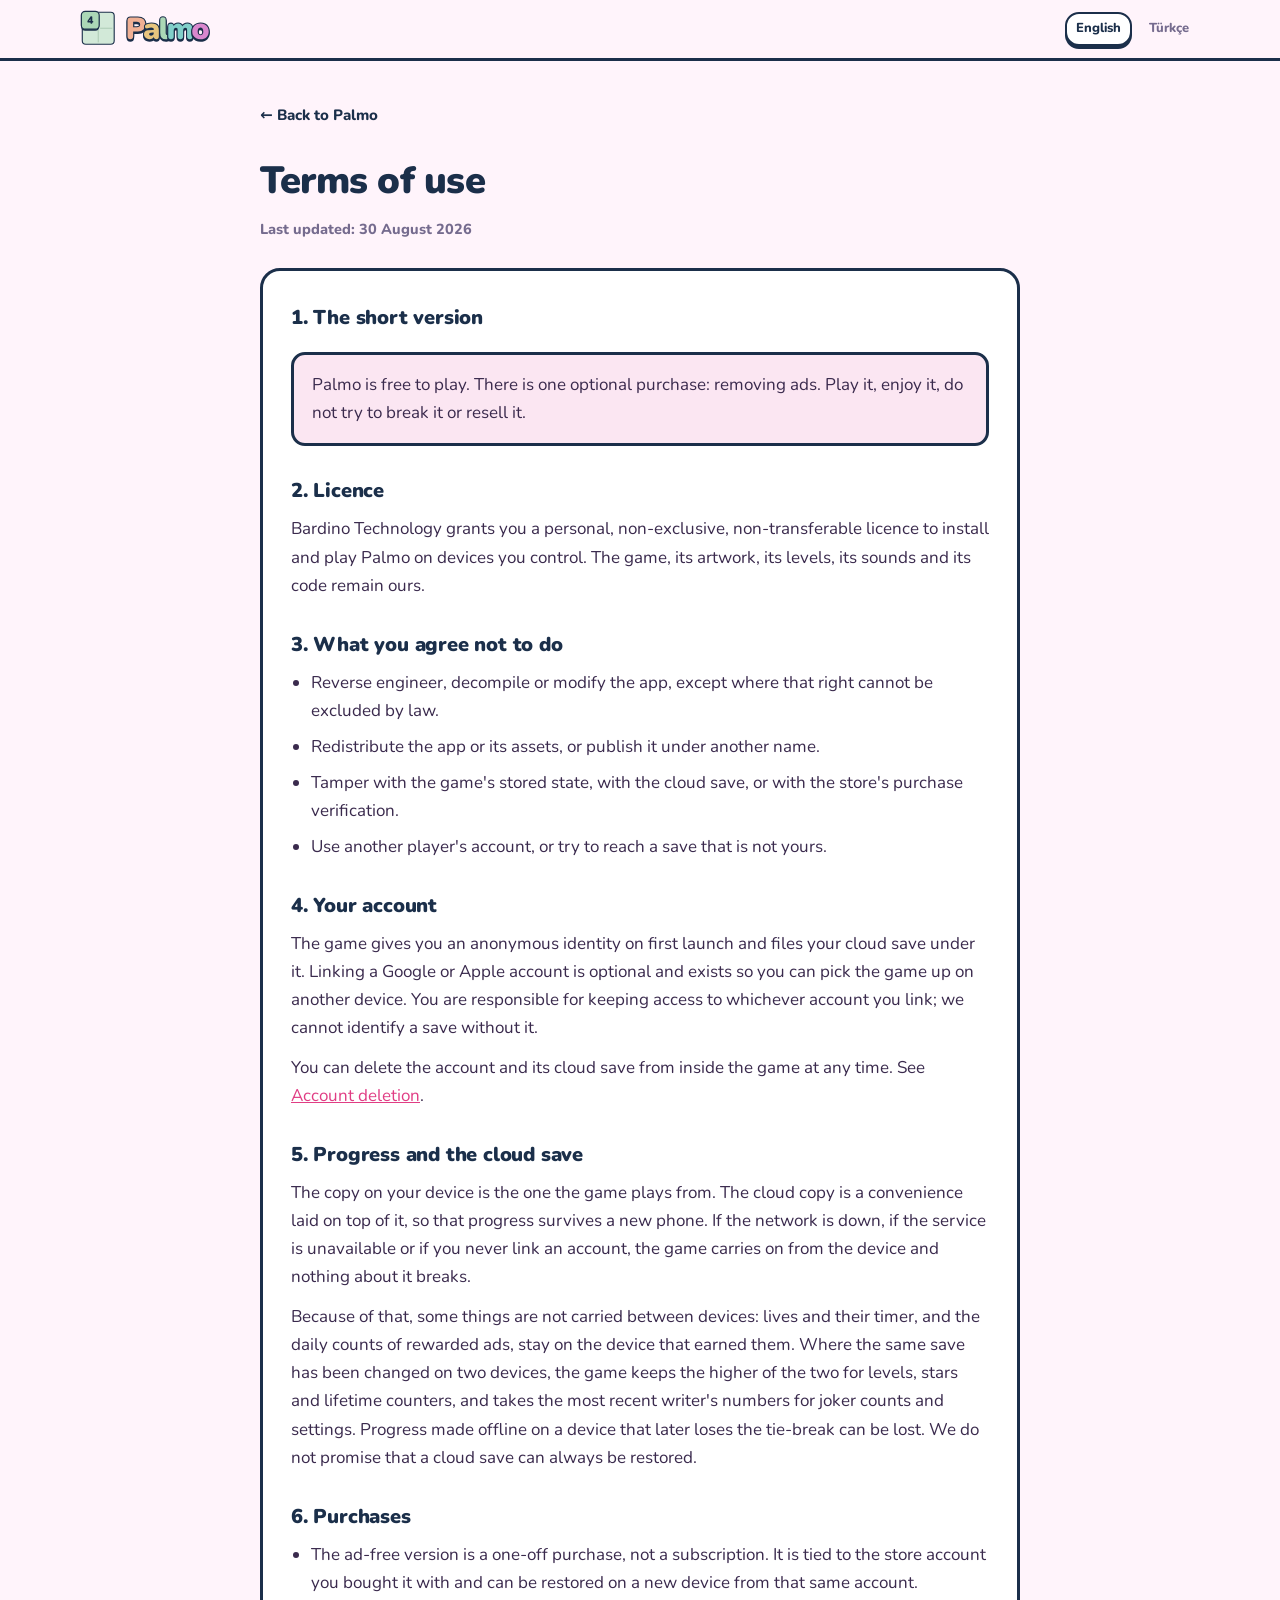
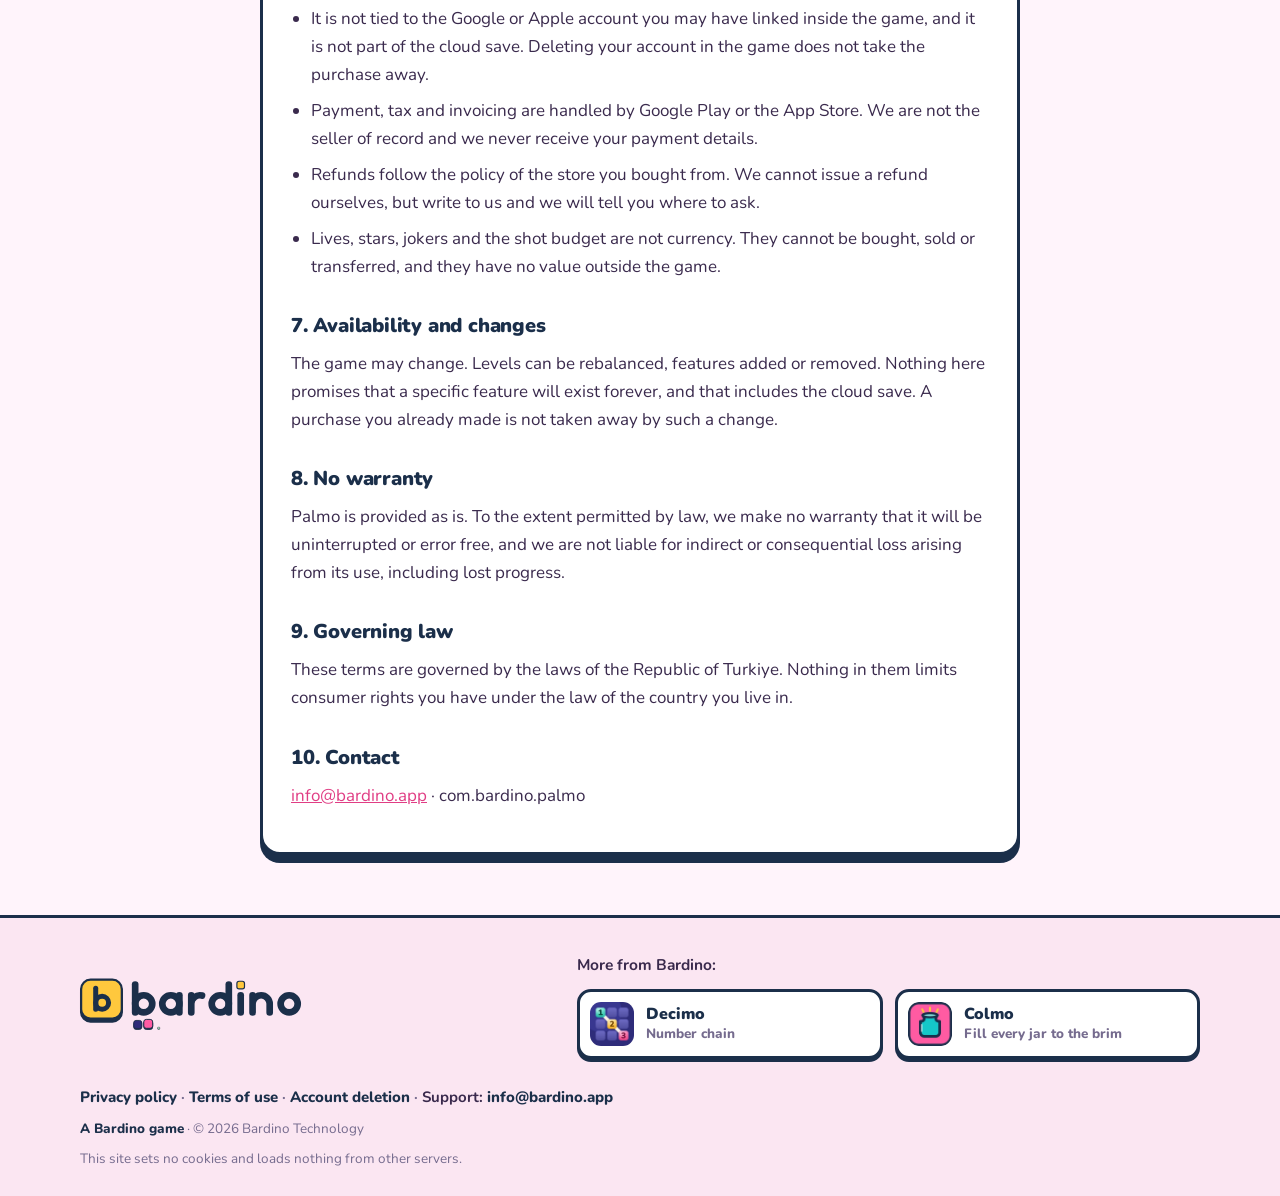
<file: terms.html>
<!DOCTYPE html>
<html lang="en">
<head>
    <meta charset="UTF-8">
    <meta name="viewport" content="width=device-width, initial-scale=1.0">
    <meta name="description" content="The licence, the one optional purchase, your anonymous account, and what the cloud save does and does not promise.">
    <meta name="robots" content="index, follow">
    <meta property="og:type" content="website">
    <meta property="og:url" content="https://palmo.bardino.app/terms.html">
    <meta property="og:title" content="Terms of use - Palmo">
    <meta property="og:description" content="The licence, the one optional purchase, your anonymous account, and what the cloud save does and does not promise.">
    <meta property="og:locale" content="en_US">
    <meta property="og:site_name" content="Palmo">
    <meta property="og:image" content="https://palmo.bardino.app/assets/palmo-share.png">
    <meta property="og:image:width" content="1200">
    <meta property="og:image:height" content="630">
    <meta name="twitter:image" content="https://palmo.bardino.app/assets/palmo-share.png">
    <meta name="twitter:card" content="summary_large_image">
    <meta name="twitter:title" content="Terms of use - Palmo">
    <meta name="twitter:description" content="The licence, the one optional purchase, your anonymous account, and what the cloud save does and does not promise.">
    <meta name="theme-color" content="#FFF4FB" media="(prefers-color-scheme: light)">
    <meta name="theme-color" content="#1B2F4A" media="(prefers-color-scheme: dark)">
    <title>Terms of use - Palmo</title>
    <link rel="canonical" href="https://palmo.bardino.app/terms.html">
    <link rel="alternate" hreflang="en" href="https://palmo.bardino.app/terms.html">
    <link rel="alternate" hreflang="tr" href="https://palmo.bardino.app/tr/terms.html">
    <link rel="alternate" hreflang="x-default" href="https://palmo.bardino.app/terms.html">
    <link rel="icon" type="image/svg+xml" href="/assets/palmo-mark.svg">
    <link rel="apple-touch-icon" href="/assets/palmo-icon.png">
    <link rel="manifest" href="/manifest.json">
    <link rel="preload" href="/assets/fonts/nunito-900.woff2" as="font" type="font/woff2" crossorigin>
    <link rel="preload" href="/assets/fonts/nunito-400.woff2" as="font" type="font/woff2" crossorigin>
    <link rel="stylesheet" href="/css/style.css">
    <link rel="stylesheet" href="/css/legal.css">
</head>
<body>
<header class="ust">
    <div class="kap">
        <a class="marka" href="/"><svg class="kilit" focusable="false" xmlns="http://www.w3.org/2000/svg" viewBox="-12 -12 700 200" role="img" aria-label="Palmo">
<g transform="scale(0.84)"><rect x="0" y="0" width="200" height="200" rx="22" fill="#D2E9D8" stroke="#1B2F4A" stroke-width="7"></rect>
<line x1="100" y1="14" x2="100" y2="86" stroke="#89AC92" stroke-width="3.2" stroke-linecap="round"></line>
<line x1="100" y1="114" x2="100" y2="186" stroke="#89AC92" stroke-width="3.2" stroke-linecap="round"></line>
<line x1="14" y1="100" x2="86" y2="100" stroke="#89AC92" stroke-width="3.2" stroke-linecap="round"></line>
<line x1="114" y1="100" x2="186" y2="100" stroke="#89AC92" stroke-width="3.2" stroke-linecap="round"></line>
<rect x="-6" y="-6" width="112" height="112" rx="25" fill="#1B2F4A" transform="translate(0,9)"></rect>
<rect x="-6" y="-6" width="112" height="112" rx="25" fill="#ABD7B6" stroke="#1B2F4A" stroke-width="7.5"></rect>
<path d="M57 72.31Q54.22 72.31 52.67 70.79Q51.12 69.27 51.12 66.3L51.12 63.93L37.86 63.93Q34.95 63.93 33.34 62.61Q31.72 61.29 31.72 58.58Q31.72 57 32.31 55.51Q32.91 54.03 34.42 51.91L50.53 28.42Q51.85 26.44 53.5 25.51Q55.15 24.59 57.39 24.59Q59.9 24.59 61.35 26.07Q62.8 27.56 62.8 30.6L62.8 54.75L64.39 54.75Q66.9 54.75 68.18 55.94Q69.47 57.13 69.47 59.31Q69.47 61.55 68.18 62.74Q66.9 63.93 64.39 63.93L62.8 63.93L62.8 66.3Q62.8 69.21 61.32 70.76Q59.83 72.31 57 72.31ZM51.12 54.75L51.12 39.18L52.97 39.18L40.56 57.59L40.56 54.75Z" fill="#1B2F4A"/></g>
<g transform="translate(228,0)" stroke="#1B2F4A" stroke-width="11" paint-order="stroke fill" stroke-linejoin="round">
<path d="M24.96 149.44Q17.92 149.44 14.08 145.52Q10.24 141.6 10.24 134.56L10.24 50.08Q10.24 42.88 14.16 39.04Q18.08 35.2 25.12 35.2L64.48 35.2Q83.68 35.2 94.16 45.04Q104.64 54.88 104.64 72.16Q104.64 89.44 94.16 99.28Q83.68 109.12 64.48 109.12L39.68 109.12L39.68 134.56Q39.68 141.6 36 145.52Q32.32 149.44 24.96 149.44ZM39.68 86.56L59.36 86.56Q67.68 86.56 72.16 82.96Q76.64 79.36 76.64 72.16Q76.64 64.8 72.16 61.28Q67.68 57.76 59.36 57.76L39.68 57.76Z" fill="#1B2F4A"/><path d="M24.96 141.44Q17.92 141.44 14.08 137.52Q10.24 133.6 10.24 126.56L10.24 42.08Q10.24 34.88 14.16 31.04Q18.08 27.2 25.12 27.2L64.48 27.2Q83.68 27.2 94.16 37.04Q104.64 46.88 104.64 64.16Q104.64 81.44 94.16 91.28Q83.68 101.12 64.48 101.12L39.68 101.12L39.68 126.56Q39.68 133.6 36 137.52Q32.32 141.44 24.96 141.44ZM39.68 78.56L59.36 78.56Q67.68 78.56 72.16 74.96Q76.64 71.36 76.64 64.16Q76.64 56.8 72.16 53.28Q67.68 49.76 59.36 49.76L39.68 49.76Z" fill="#F0B094"/>
<path d="M127.68 149.76Q118.56 149.76 111.6 146.4Q104.64 143.04 100.72 137.2Q96.8 131.36 96.8 123.84Q96.8 115.2 101.28 110.24Q105.76 105.28 115.68 103.12Q125.6 100.96 142.08 100.96L150.88 100.96L150.88 114.4L142.08 114.4Q135.84 114.4 131.76 115.28Q127.68 116.16 125.76 118Q123.84 119.84 123.84 122.72Q123.84 126.4 126.48 128.8Q129.12 131.2 134.08 131.2Q138.08 131.2 141.2 129.44Q144.32 127.68 146.24 124.56Q148.16 121.44 148.16 117.28L148.16 98.72Q148.16 92.96 145.2 90.56Q142.24 88.16 135.04 88.16Q131.2 88.16 126.4 89.04Q121.6 89.92 115.68 92.16Q111.36 93.76 108.32 92.64Q105.28 91.52 103.6 88.8Q101.92 86.08 102 82.88Q102.08 79.68 104.08 76.8Q106.08 73.92 110.24 72.32Q117.92 69.44 124.4 68.48Q130.88 67.52 136.32 67.52Q149.44 67.52 158 71.28Q166.56 75.04 170.8 82.8Q175.04 90.56 175.04 102.72L175.04 135.04Q175.04 142.08 171.68 145.76Q168.32 149.44 161.92 149.44Q155.36 149.44 151.92 145.76Q148.48 142.08 148.48 135.04L148.48 130.88L149.44 133.12Q148.64 138.24 145.76 141.92Q142.88 145.6 138.24 147.68Q133.6 149.76 127.68 149.76Z" fill="#1B2F4A"/><path d="M127.68 141.76Q118.56 141.76 111.6 138.4Q104.64 135.04 100.72 129.2Q96.8 123.36 96.8 115.84Q96.8 107.2 101.28 102.24Q105.76 97.28 115.68 95.12Q125.6 92.96 142.08 92.96L150.88 92.96L150.88 106.4L142.08 106.4Q135.84 106.4 131.76 107.28Q127.68 108.16 125.76 110Q123.84 111.84 123.84 114.72Q123.84 118.4 126.48 120.8Q129.12 123.2 134.08 123.2Q138.08 123.2 141.2 121.44Q144.32 119.68 146.24 116.56Q148.16 113.44 148.16 109.28L148.16 90.72Q148.16 84.96 145.2 82.56Q142.24 80.16 135.04 80.16Q131.2 80.16 126.4 81.04Q121.6 81.92 115.68 84.16Q111.36 85.76 108.32 84.64Q105.28 83.52 103.6 80.8Q101.92 78.08 102 74.88Q102.08 71.68 104.08 68.8Q106.08 65.92 110.24 64.32Q117.92 61.44 124.4 60.48Q130.88 59.52 136.32 59.52Q149.44 59.52 158 63.28Q166.56 67.04 170.8 74.8Q175.04 82.56 175.04 94.72L175.04 127.04Q175.04 134.08 171.68 137.76Q168.32 141.44 161.92 141.44Q155.36 141.44 151.92 137.76Q148.48 134.08 148.48 127.04L148.48 122.88L149.44 125.12Q148.64 130.24 145.76 133.92Q142.88 137.6 138.24 139.68Q133.6 141.76 127.68 141.76Z" fill="#E7C57E"/>
<path d="M212.24 149.76Q196.88 149.76 189.6 141.52Q182.32 133.28 182.32 116.64L182.32 48.16Q182.32 41.12 186 37.44Q189.68 33.76 196.4 33.76Q203.28 33.76 207.04 37.44Q210.8 41.12 210.8 48.16L210.8 115.68Q210.8 121.6 213.12 124.32Q215.44 127.04 219.12 127.04Q220.24 127.04 221.44 126.8Q222.64 126.56 224.08 126.4Q226.8 126.4 228.16 128.48Q229.52 130.56 229.52 136.96Q229.52 142.56 227.28 145.36Q225.04 148.16 220.4 148.96Q219.12 149.12 216.72 149.44Q214.32 149.76 212.24 149.76Z" fill="#1B2F4A"/><path d="M212.24 141.76Q196.88 141.76 189.6 133.52Q182.32 125.28 182.32 108.64L182.32 40.16Q182.32 33.12 186 29.44Q189.68 25.76 196.4 25.76Q203.28 25.76 207.04 29.44Q210.8 33.12 210.8 40.16L210.8 107.68Q210.8 113.6 213.12 116.32Q215.44 119.04 219.12 119.04Q220.24 119.04 221.44 118.8Q222.64 118.56 224.08 118.4Q226.8 118.4 228.16 120.48Q229.52 122.56 229.52 128.96Q229.52 134.56 227.28 137.36Q225.04 140.16 220.4 140.96Q219.12 141.12 216.72 141.44Q214.32 141.76 212.24 141.76Z" fill="#ABD7B6"/>
<path d="M238.72 149.44Q232 149.44 228.32 145.76Q224.64 142.08 224.64 135.04L224.64 82.08Q224.64 75.2 228.24 71.52Q231.84 67.84 238.56 67.84Q245.28 67.84 248.8 71.52Q252.32 75.2 252.32 82.08L252.32 90.88L250.56 83.04Q253.92 76 260.56 71.76Q267.2 67.52 276.32 67.52Q284.96 67.52 291.12 71.68Q297.28 75.84 300 84.32L297.76 84.32Q301.44 76.48 308.8 72Q316.16 67.52 325.12 67.52Q334.4 67.52 340.32 71.12Q346.24 74.72 349.2 82.32Q352.16 89.92 352.16 101.44L352.16 135.04Q352.16 142.08 348.4 145.76Q344.64 149.44 337.76 149.44Q331.04 149.44 327.36 145.76Q323.68 142.08 323.68 135.04L323.68 102.24Q323.68 95.36 321.6 92.32Q319.52 89.28 314.72 89.28Q308.8 89.28 305.68 93.44Q302.56 97.6 302.56 105.28L302.56 135.04Q302.56 142.08 298.88 145.76Q295.2 149.44 288.32 149.44Q281.44 149.44 277.76 145.76Q274.08 142.08 274.08 135.04L274.08 102.24Q274.08 95.36 272 92.32Q269.92 89.28 265.12 89.28Q259.36 89.28 256.24 93.44Q253.12 97.6 253.12 105.28L253.12 135.04Q253.12 149.44 238.72 149.44Z" fill="#1B2F4A"/><path d="M238.72 141.44Q232 141.44 228.32 137.76Q224.64 134.08 224.64 127.04L224.64 74.08Q224.64 67.2 228.24 63.52Q231.84 59.84 238.56 59.84Q245.28 59.84 248.8 63.52Q252.32 67.2 252.32 74.08L252.32 82.88L250.56 75.04Q253.92 68 260.56 63.76Q267.2 59.52 276.32 59.52Q284.96 59.52 291.12 63.68Q297.28 67.84 300 76.32L297.76 76.32Q301.44 68.48 308.8 64Q316.16 59.52 325.12 59.52Q334.4 59.52 340.32 63.12Q346.24 66.72 349.2 74.32Q352.16 81.92 352.16 93.44L352.16 127.04Q352.16 134.08 348.4 137.76Q344.64 141.44 337.76 141.44Q331.04 141.44 327.36 137.76Q323.68 134.08 323.68 127.04L323.68 94.24Q323.68 87.36 321.6 84.32Q319.52 81.28 314.72 81.28Q308.8 81.28 305.68 85.44Q302.56 89.6 302.56 97.28L302.56 127.04Q302.56 134.08 298.88 137.76Q295.2 141.44 288.32 141.44Q281.44 141.44 277.76 137.76Q274.08 134.08 274.08 127.04L274.08 94.24Q274.08 87.36 272 84.32Q269.92 81.28 265.12 81.28Q259.36 81.28 256.24 85.44Q253.12 89.6 253.12 97.28L253.12 127.04Q253.12 141.44 238.72 141.44Z" fill="#81CFC9"/>
<path d="M394.16 149.76Q381.04 149.76 371.28 144.8Q361.52 139.84 356.08 130.56Q350.64 121.28 350.64 108.64Q350.64 99.04 353.68 91.44Q356.72 83.84 362.48 78.48Q368.24 73.12 376.24 70.32Q384.24 67.52 394.16 67.52Q407.28 67.52 417.04 72.48Q426.8 77.44 432.16 86.64Q437.52 95.84 437.52 108.64Q437.52 118.08 434.48 125.76Q431.44 133.44 425.76 138.8Q420.08 144.16 412 146.96Q403.92 149.76 394.16 149.76ZM394.16 128.8Q398.48 128.8 401.84 126.64Q405.2 124.48 407.04 120.08Q408.88 115.68 408.88 108.64Q408.88 97.92 404.72 93.2Q400.56 88.48 394.16 88.48Q389.84 88.48 386.48 90.56Q383.12 92.64 381.2 97.04Q379.28 101.44 379.28 108.64Q379.28 119.2 383.44 124Q387.6 128.8 394.16 128.8Z" fill="#1B2F4A"/><path d="M394.16 141.76Q381.04 141.76 371.28 136.8Q361.52 131.84 356.08 122.56Q350.64 113.28 350.64 100.64Q350.64 91.04 353.68 83.44Q356.72 75.84 362.48 70.48Q368.24 65.12 376.24 62.32Q384.24 59.52 394.16 59.52Q407.28 59.52 417.04 64.48Q426.8 69.44 432.16 78.64Q437.52 87.84 437.52 100.64Q437.52 110.08 434.48 117.76Q431.44 125.44 425.76 130.8Q420.08 136.16 412 138.96Q403.92 141.76 394.16 141.76ZM394.16 120.8Q398.48 120.8 401.84 118.64Q405.2 116.48 407.04 112.08Q408.88 107.68 408.88 100.64Q408.88 89.92 404.72 85.2Q400.56 80.48 394.16 80.48Q389.84 80.48 386.48 82.56Q383.12 84.64 381.2 89.04Q379.28 93.44 379.28 100.64Q379.28 111.2 383.44 116Q387.6 120.8 394.16 120.8Z" fill="#D987CE"/>
</g>
</svg></a>
        <div class="diller"><a href="/terms.html" hreflang="en" lang="en" aria-current="page"><span class="dil-ad">English</span><span class="dil-kod" aria-hidden="true">EN</span></a><a href="/tr/terms.html" hreflang="tr" lang="tr"><span class="dil-ad">Türkçe</span><span class="dil-kod" aria-hidden="true">TR</span></a></div>
    </div>
</header>

<section class="yasal">
    <div class="kap">
        <a class="geri" href="/">&larr; Back to Palmo</a>
        <h1>Terms of use</h1>
        <p class="tarih">Last updated: <time datetime="2026-08-30">30 August 2026</time></p>
        <div class="govde"><h2>1. The short version</h2><div class="vurgu"><p>Palmo is free to play. There is one optional purchase: removing ads. Play it, enjoy it, do not try to break it or resell it.</p></div><h2>2. Licence</h2><p>Bardino Technology grants you a personal, non-exclusive, non-transferable licence to install and play Palmo on devices you control. The game, its artwork, its levels, its sounds and its code remain ours.</p><h2>3. What you agree not to do</h2><ul><li>Reverse engineer, decompile or modify the app, except where that right cannot be excluded by law.</li><li>Redistribute the app or its assets, or publish it under another name.</li><li>Tamper with the game's stored state, with the cloud save, or with the store's purchase verification.</li><li>Use another player's account, or try to reach a save that is not yours.</li></ul><h2>4. Your account</h2><p>The game gives you an anonymous identity on first launch and files your cloud save under it. Linking a Google or Apple account is optional and exists so you can pick the game up on another device. You are responsible for keeping access to whichever account you link; we cannot identify a save without it.</p><p>You can delete the account and its cloud save from inside the game at any time. See <a href="/account-deletion.html">Account deletion</a>.</p><h2>5. Progress and the cloud save</h2><p>The copy on your device is the one the game plays from. The cloud copy is a convenience laid on top of it, so that progress survives a new phone. If the network is down, if the service is unavailable or if you never link an account, the game carries on from the device and nothing about it breaks.</p><p>Because of that, some things are not carried between devices: lives and their timer, and the daily counts of rewarded ads, stay on the device that earned them. Where the same save has been changed on two devices, the game keeps the higher of the two for levels, stars and lifetime counters, and takes the most recent writer's numbers for joker counts and settings. Progress made offline on a device that later loses the tie-break can be lost. We do not promise that a cloud save can always be restored.</p><h2>6. Purchases</h2><ul><li>The ad-free version is a one-off purchase, not a subscription. It is tied to the store account you bought it with and can be restored on a new device from that same account.</li><li>It is not tied to the Google or Apple account you may have linked inside the game, and it is not part of the cloud save. Deleting your account in the game does not take the purchase away.</li><li>Payment, tax and invoicing are handled by Google Play or the App Store. We are not the seller of record and we never receive your payment details.</li><li>Refunds follow the policy of the store you bought from. We cannot issue a refund ourselves, but write to us and we will tell you where to ask.</li><li>Lives, stars, jokers and the shot budget are not currency. They cannot be bought, sold or transferred, and they have no value outside the game.</li></ul><h2>7. Availability and changes</h2><p>The game may change. Levels can be rebalanced, features added or removed. Nothing here promises that a specific feature will exist forever, and that includes the cloud save. A purchase you already made is not taken away by such a change.</p><h2>8. No warranty</h2><p>Palmo is provided as is. To the extent permitted by law, we make no warranty that it will be uninterrupted or error free, and we are not liable for indirect or consequential loss arising from its use, including lost progress.</p><h2>9. Governing law</h2><p>These terms are governed by the laws of the Republic of Turkiye. Nothing in them limits consumer rights you have under the law of the country you live in.</p><h2>10. Contact</h2><p><!--email_off--><a href="mailto:info@bardino.app">info@bardino.app</a><!--/email_off--> &middot; com.bardino.palmo</p></div>
    </div>
</section>
<footer class="aile">
    <div class="kap aile-ust">
        <a class="aile-marka" href="https://bardino.app/"><svg class="aile-logo bardino-intro" viewBox="0 0 600 150" data-bardino-intro role="img" aria-label="Bardino"><g class="bi-mark"><g transform="translate(0 6) scale(1.12)"><rect x="4.5" y="9.5" width="91" height="87" rx="21" class="bi-ef bi-es" stroke-width="5"/><rect x="4.5" y="3" width="91" height="87" rx="21" fill="#FFC83D" class="bi-es" stroke-width="5"/><g fill="none" stroke="#1B2F4A" stroke-width="11.2" stroke-linecap="round"><path d="M37.1 22.1V68.9"/><circle cx="51.5" cy="54.5" r="14.4"/></g></g></g><g class="bi-word"><g transform="translate(134 8) scale(.62)" fill="none" stroke="currentColor" stroke-width="28" stroke-linecap="round" stroke-linejoin="round"><path d="M16 19V136"/><circle cx="52" cy="100" r="36"/><circle cx="166" cy="100" r="36"/><path d="M202 64V136"/><path d="M252 64V136M252 100A36 36 0 0 1 297.32 65.23"/><circle cx="374" cy="100" r="36"/><path d="M410 19V136"/><path d="M460 64V136"/><path d="M510 64V136M510 100A36 36 0 0 1 582 100V136"/><circle cx="664" cy="100" r="36"/></g></g><g transform="translate(139 112) scale(.65)"><g class="bi-stone"><rect x="2" y="6" width="32" height="32" rx="9" class="bi-ef bi-es" stroke-width="3.5"/><rect x="2" y="2" width="32" height="32" rx="9" fill="#2E2C7A" class="bi-es" stroke-width="3.5"/></g><g class="bi-stone"><rect x="44" y="6" width="32" height="32" rx="9" class="bi-ef bi-es" stroke-width="3.5"/><rect x="44" y="2" width="32" height="32" rx="9" fill="#FF5BA3" class="bi-es" stroke-width="3.5"/></g><g class="bi-stone"><rect x="86" y="6" width="32" height="32" rx="9" class="bi-ef bi-es" stroke-width="3.5"/><rect x="86" y="2" width="32" height="32" rx="9" fill="#ABD7B6" class="bi-es" stroke-width="3.5"/></g></g><g class="bi-dot" transform="translate(419.2 30.94)"><rect x="-9.92" y="-19.84" width="19.84" height="19.84" rx="5.58" fill="#FFC83D" class="bi-es" stroke-width="3.1"/></g></svg></a>
        <div class="aile-kardes">
            <p>More from Bardino:</p>
            <ul><li><a href="https://decimo.bardino.app/"><img src="/assets/aile/decimo.webp" alt="" width="44" height="44" loading="lazy"><span><b>Decimo</b><small>Number chain</small></span></a></li><li><a href="https://colmo.bardino.app/"><img src="/assets/aile/colmo.webp" alt="" width="44" height="44" loading="lazy"><span><b>Colmo</b><small>Fill every jar to the brim</small></span></a></li></ul>
        </div>
    </div>
    <div class="kap aile-alt">
        <p class="f-baglantilar"><a href="/privacy.html">Privacy policy</a><span class="f-ayrac" aria-hidden="true"> · </span><a href="/terms.html">Terms of use</a><span class="f-ayrac" aria-hidden="true"> · </span><a href="/account-deletion.html">Account deletion</a><span class="f-ayrac" aria-hidden="true"> · </span><span class="f-destek"><!--email_off-->Support: <a href="mailto:info@bardino.app">info@bardino.app</a><!--/email_off--></span></p>
        <p class="f-studyo"><a href="https://bardino.app/">A Bardino game</a><span class="f-ayrac" aria-hidden="true"> · </span>&copy; 2026 Bardino Technology</p>
        <p class="f-not">This site sets no cookies and loads nothing from other servers.</p>
    </div>
</footer>

<script src="/assets/bardino-intro.js" defer></script>
</body>
</html>
</file>
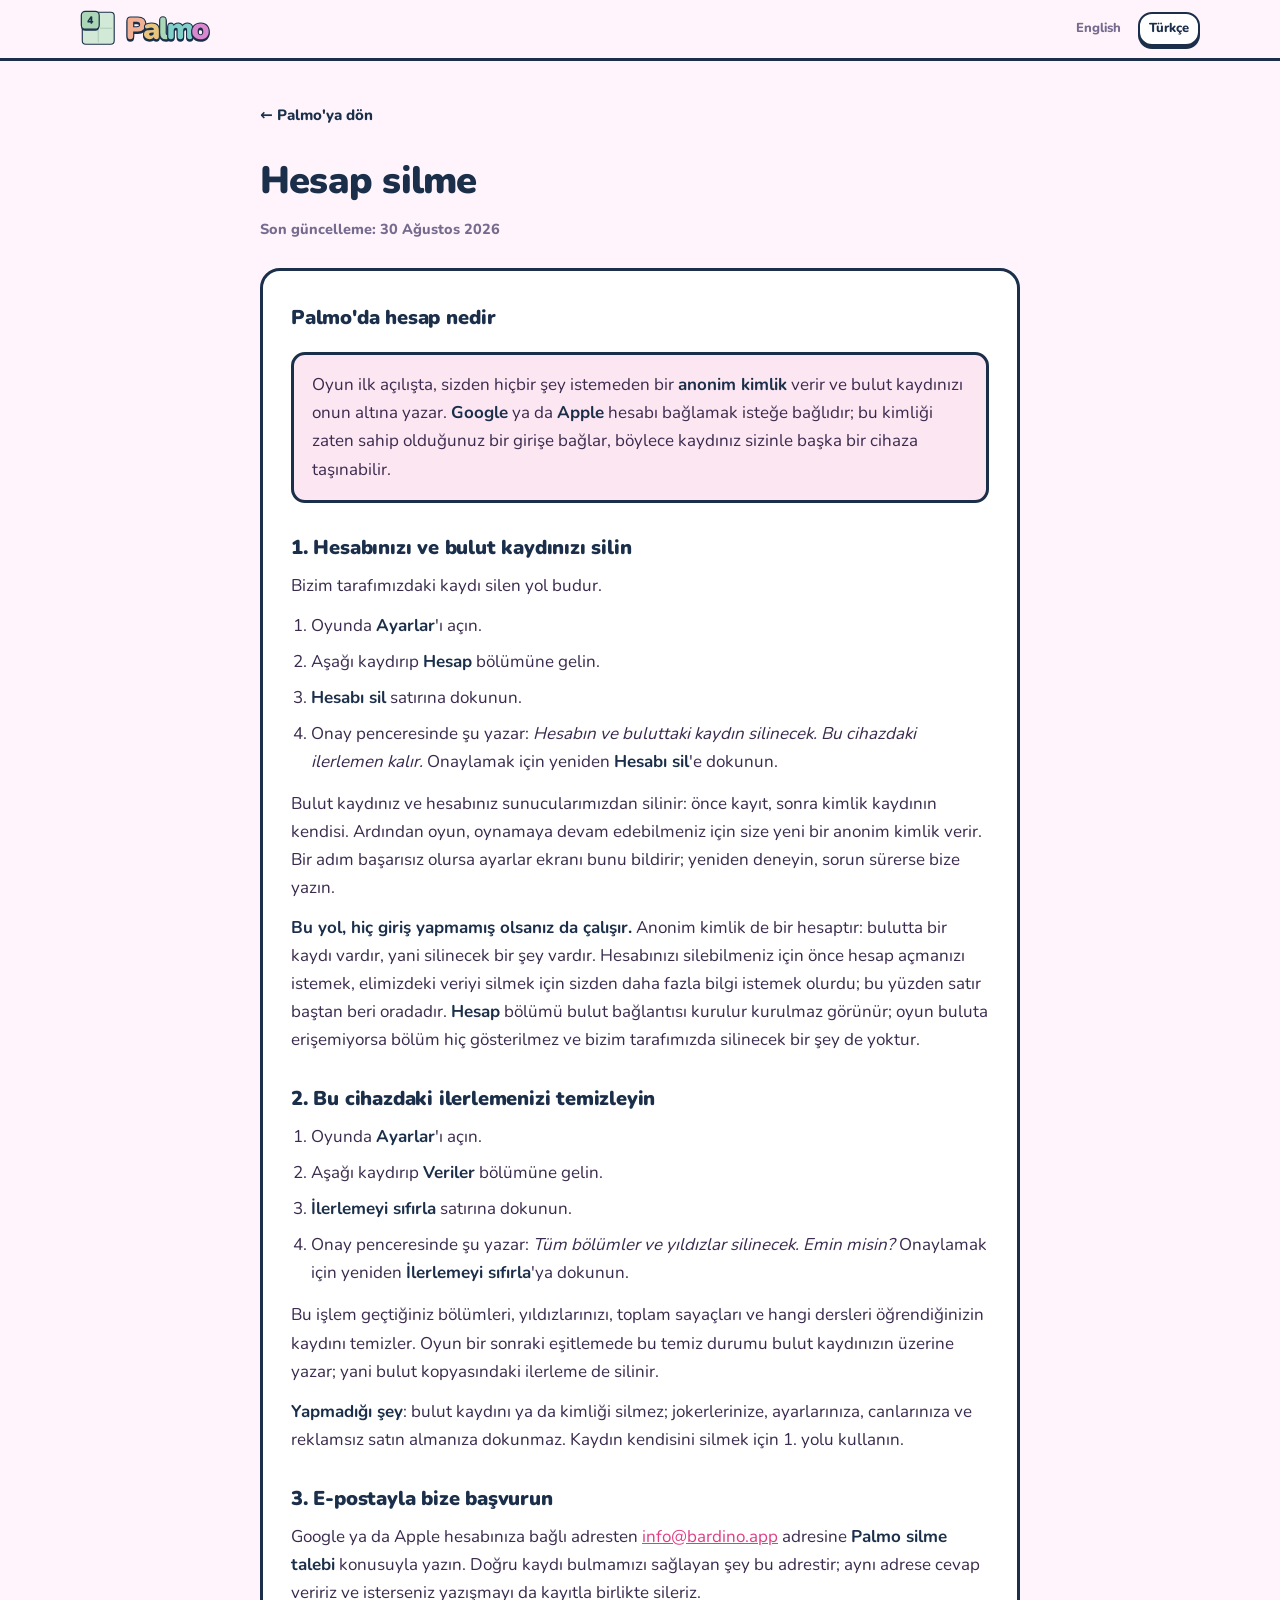
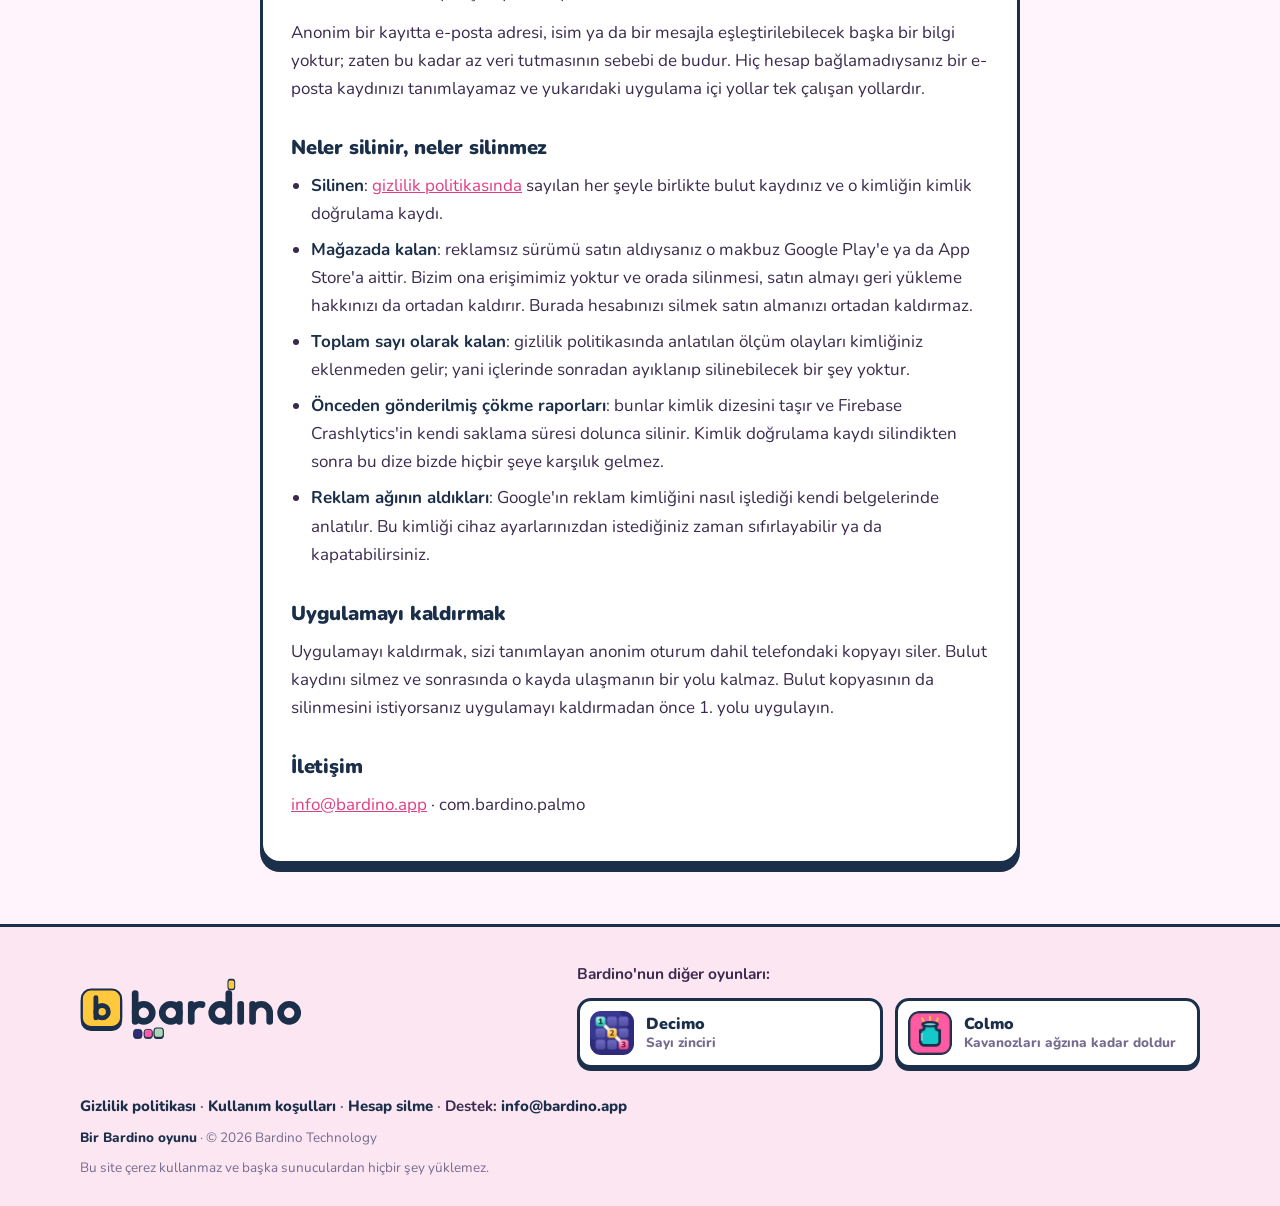
<file: tr/account-deletion.html>
<!DOCTYPE html>
<html lang="tr">
<head>
    <meta charset="UTF-8">
    <meta name="viewport" content="width=device-width, initial-scale=1.0">
    <meta name="description" content="Palmo hesabınızı ve bulut kaydınızı nasıl silebileceğiniz, cihazdaki ilerlemeyi nasıl temizleyebileceğiniz ve sonrasında neyin kaldığı.">
    <meta name="robots" content="index, follow">
    <meta property="og:type" content="website">
    <meta property="og:url" content="https://palmo.bardino.app/tr/account-deletion.html">
    <meta property="og:title" content="Hesap silme - Palmo">
    <meta property="og:description" content="Palmo hesabınızı ve bulut kaydınızı nasıl silebileceğiniz, cihazdaki ilerlemeyi nasıl temizleyebileceğiniz ve sonrasında neyin kaldığı.">
    <meta property="og:locale" content="tr_TR">
    <meta property="og:site_name" content="Palmo">
    <meta property="og:image" content="https://palmo.bardino.app/assets/palmo-share.png">
    <meta property="og:image:width" content="1200">
    <meta property="og:image:height" content="630">
    <meta name="twitter:image" content="https://palmo.bardino.app/assets/palmo-share.png">
    <meta name="twitter:card" content="summary_large_image">
    <meta name="twitter:title" content="Hesap silme - Palmo">
    <meta name="twitter:description" content="Palmo hesabınızı ve bulut kaydınızı nasıl silebileceğiniz, cihazdaki ilerlemeyi nasıl temizleyebileceğiniz ve sonrasında neyin kaldığı.">
    <meta name="theme-color" content="#FFF4FB" media="(prefers-color-scheme: light)">
    <meta name="theme-color" content="#1B2F4A" media="(prefers-color-scheme: dark)">
    <title>Hesap silme - Palmo</title>
    <link rel="canonical" href="https://palmo.bardino.app/tr/account-deletion.html">
    <link rel="alternate" hreflang="en" href="https://palmo.bardino.app/account-deletion.html">
    <link rel="alternate" hreflang="tr" href="https://palmo.bardino.app/tr/account-deletion.html">
    <link rel="alternate" hreflang="x-default" href="https://palmo.bardino.app/account-deletion.html">
    <link rel="icon" type="image/svg+xml" href="/assets/palmo-mark.svg">
    <link rel="apple-touch-icon" href="/assets/palmo-icon.png">
    <link rel="manifest" href="/manifest.json">
    <link rel="preload" href="/assets/fonts/nunito-900.woff2" as="font" type="font/woff2" crossorigin>
    <link rel="preload" href="/assets/fonts/nunito-400.woff2" as="font" type="font/woff2" crossorigin>
    <link rel="stylesheet" href="/css/style.css">
    <link rel="stylesheet" href="/css/legal.css">
</head>
<body>
<header class="ust">
    <div class="kap">
        <a class="marka" href="/tr/"><svg class="kilit" focusable="false" xmlns="http://www.w3.org/2000/svg" viewBox="-12 -12 700 200" role="img" aria-label="Palmo">
<g transform="scale(0.84)"><rect x="0" y="0" width="200" height="200" rx="22" fill="#D2E9D8" stroke="#1B2F4A" stroke-width="7"></rect>
<line x1="100" y1="14" x2="100" y2="86" stroke="#89AC92" stroke-width="3.2" stroke-linecap="round"></line>
<line x1="100" y1="114" x2="100" y2="186" stroke="#89AC92" stroke-width="3.2" stroke-linecap="round"></line>
<line x1="14" y1="100" x2="86" y2="100" stroke="#89AC92" stroke-width="3.2" stroke-linecap="round"></line>
<line x1="114" y1="100" x2="186" y2="100" stroke="#89AC92" stroke-width="3.2" stroke-linecap="round"></line>
<rect x="-6" y="-6" width="112" height="112" rx="25" fill="#1B2F4A" transform="translate(0,9)"></rect>
<rect x="-6" y="-6" width="112" height="112" rx="25" fill="#ABD7B6" stroke="#1B2F4A" stroke-width="7.5"></rect>
<path d="M57 72.31Q54.22 72.31 52.67 70.79Q51.12 69.27 51.12 66.3L51.12 63.93L37.86 63.93Q34.95 63.93 33.34 62.61Q31.72 61.29 31.72 58.58Q31.72 57 32.31 55.51Q32.91 54.03 34.42 51.91L50.53 28.42Q51.85 26.44 53.5 25.51Q55.15 24.59 57.39 24.59Q59.9 24.59 61.35 26.07Q62.8 27.56 62.8 30.6L62.8 54.75L64.39 54.75Q66.9 54.75 68.18 55.94Q69.47 57.13 69.47 59.31Q69.47 61.55 68.18 62.74Q66.9 63.93 64.39 63.93L62.8 63.93L62.8 66.3Q62.8 69.21 61.32 70.76Q59.83 72.31 57 72.31ZM51.12 54.75L51.12 39.18L52.97 39.18L40.56 57.59L40.56 54.75Z" fill="#1B2F4A"/></g>
<g transform="translate(228,0)" stroke="#1B2F4A" stroke-width="11" paint-order="stroke fill" stroke-linejoin="round">
<path d="M24.96 149.44Q17.92 149.44 14.08 145.52Q10.24 141.6 10.24 134.56L10.24 50.08Q10.24 42.88 14.16 39.04Q18.08 35.2 25.12 35.2L64.48 35.2Q83.68 35.2 94.16 45.04Q104.64 54.88 104.64 72.16Q104.64 89.44 94.16 99.28Q83.68 109.12 64.48 109.12L39.68 109.12L39.68 134.56Q39.68 141.6 36 145.52Q32.32 149.44 24.96 149.44ZM39.68 86.56L59.36 86.56Q67.68 86.56 72.16 82.96Q76.64 79.36 76.64 72.16Q76.64 64.8 72.16 61.28Q67.68 57.76 59.36 57.76L39.68 57.76Z" fill="#1B2F4A"/><path d="M24.96 141.44Q17.92 141.44 14.08 137.52Q10.24 133.6 10.24 126.56L10.24 42.08Q10.24 34.88 14.16 31.04Q18.08 27.2 25.12 27.2L64.48 27.2Q83.68 27.2 94.16 37.04Q104.64 46.88 104.64 64.16Q104.64 81.44 94.16 91.28Q83.68 101.12 64.48 101.12L39.68 101.12L39.68 126.56Q39.68 133.6 36 137.52Q32.32 141.44 24.96 141.44ZM39.68 78.56L59.36 78.56Q67.68 78.56 72.16 74.96Q76.64 71.36 76.64 64.16Q76.64 56.8 72.16 53.28Q67.68 49.76 59.36 49.76L39.68 49.76Z" fill="#F0B094"/>
<path d="M127.68 149.76Q118.56 149.76 111.6 146.4Q104.64 143.04 100.72 137.2Q96.8 131.36 96.8 123.84Q96.8 115.2 101.28 110.24Q105.76 105.28 115.68 103.12Q125.6 100.96 142.08 100.96L150.88 100.96L150.88 114.4L142.08 114.4Q135.84 114.4 131.76 115.28Q127.68 116.16 125.76 118Q123.84 119.84 123.84 122.72Q123.84 126.4 126.48 128.8Q129.12 131.2 134.08 131.2Q138.08 131.2 141.2 129.44Q144.32 127.68 146.24 124.56Q148.16 121.44 148.16 117.28L148.16 98.72Q148.16 92.96 145.2 90.56Q142.24 88.16 135.04 88.16Q131.2 88.16 126.4 89.04Q121.6 89.92 115.68 92.16Q111.36 93.76 108.32 92.64Q105.28 91.52 103.6 88.8Q101.92 86.08 102 82.88Q102.08 79.68 104.08 76.8Q106.08 73.92 110.24 72.32Q117.92 69.44 124.4 68.48Q130.88 67.52 136.32 67.52Q149.44 67.52 158 71.28Q166.56 75.04 170.8 82.8Q175.04 90.56 175.04 102.72L175.04 135.04Q175.04 142.08 171.68 145.76Q168.32 149.44 161.92 149.44Q155.36 149.44 151.92 145.76Q148.48 142.08 148.48 135.04L148.48 130.88L149.44 133.12Q148.64 138.24 145.76 141.92Q142.88 145.6 138.24 147.68Q133.6 149.76 127.68 149.76Z" fill="#1B2F4A"/><path d="M127.68 141.76Q118.56 141.76 111.6 138.4Q104.64 135.04 100.72 129.2Q96.8 123.36 96.8 115.84Q96.8 107.2 101.28 102.24Q105.76 97.28 115.68 95.12Q125.6 92.96 142.08 92.96L150.88 92.96L150.88 106.4L142.08 106.4Q135.84 106.4 131.76 107.28Q127.68 108.16 125.76 110Q123.84 111.84 123.84 114.72Q123.84 118.4 126.48 120.8Q129.12 123.2 134.08 123.2Q138.08 123.2 141.2 121.44Q144.32 119.68 146.24 116.56Q148.16 113.44 148.16 109.28L148.16 90.72Q148.16 84.96 145.2 82.56Q142.24 80.16 135.04 80.16Q131.2 80.16 126.4 81.04Q121.6 81.92 115.68 84.16Q111.36 85.76 108.32 84.64Q105.28 83.52 103.6 80.8Q101.92 78.08 102 74.88Q102.08 71.68 104.08 68.8Q106.08 65.92 110.24 64.32Q117.92 61.44 124.4 60.48Q130.88 59.52 136.32 59.52Q149.44 59.52 158 63.28Q166.56 67.04 170.8 74.8Q175.04 82.56 175.04 94.72L175.04 127.04Q175.04 134.08 171.68 137.76Q168.32 141.44 161.92 141.44Q155.36 141.44 151.92 137.76Q148.48 134.08 148.48 127.04L148.48 122.88L149.44 125.12Q148.64 130.24 145.76 133.92Q142.88 137.6 138.24 139.68Q133.6 141.76 127.68 141.76Z" fill="#E7C57E"/>
<path d="M212.24 149.76Q196.88 149.76 189.6 141.52Q182.32 133.28 182.32 116.64L182.32 48.16Q182.32 41.12 186 37.44Q189.68 33.76 196.4 33.76Q203.28 33.76 207.04 37.44Q210.8 41.12 210.8 48.16L210.8 115.68Q210.8 121.6 213.12 124.32Q215.44 127.04 219.12 127.04Q220.24 127.04 221.44 126.8Q222.64 126.56 224.08 126.4Q226.8 126.4 228.16 128.48Q229.52 130.56 229.52 136.96Q229.52 142.56 227.28 145.36Q225.04 148.16 220.4 148.96Q219.12 149.12 216.72 149.44Q214.32 149.76 212.24 149.76Z" fill="#1B2F4A"/><path d="M212.24 141.76Q196.88 141.76 189.6 133.52Q182.32 125.28 182.32 108.64L182.32 40.16Q182.32 33.12 186 29.44Q189.68 25.76 196.4 25.76Q203.28 25.76 207.04 29.44Q210.8 33.12 210.8 40.16L210.8 107.68Q210.8 113.6 213.12 116.32Q215.44 119.04 219.12 119.04Q220.24 119.04 221.44 118.8Q222.64 118.56 224.08 118.4Q226.8 118.4 228.16 120.48Q229.52 122.56 229.52 128.96Q229.52 134.56 227.28 137.36Q225.04 140.16 220.4 140.96Q219.12 141.12 216.72 141.44Q214.32 141.76 212.24 141.76Z" fill="#ABD7B6"/>
<path d="M238.72 149.44Q232 149.44 228.32 145.76Q224.64 142.08 224.64 135.04L224.64 82.08Q224.64 75.2 228.24 71.52Q231.84 67.84 238.56 67.84Q245.28 67.84 248.8 71.52Q252.32 75.2 252.32 82.08L252.32 90.88L250.56 83.04Q253.92 76 260.56 71.76Q267.2 67.52 276.32 67.52Q284.96 67.52 291.12 71.68Q297.28 75.84 300 84.32L297.76 84.32Q301.44 76.48 308.8 72Q316.16 67.52 325.12 67.52Q334.4 67.52 340.32 71.12Q346.24 74.72 349.2 82.32Q352.16 89.92 352.16 101.44L352.16 135.04Q352.16 142.08 348.4 145.76Q344.64 149.44 337.76 149.44Q331.04 149.44 327.36 145.76Q323.68 142.08 323.68 135.04L323.68 102.24Q323.68 95.36 321.6 92.32Q319.52 89.28 314.72 89.28Q308.8 89.28 305.68 93.44Q302.56 97.6 302.56 105.28L302.56 135.04Q302.56 142.08 298.88 145.76Q295.2 149.44 288.32 149.44Q281.44 149.44 277.76 145.76Q274.08 142.08 274.08 135.04L274.08 102.24Q274.08 95.36 272 92.32Q269.92 89.28 265.12 89.28Q259.36 89.28 256.24 93.44Q253.12 97.6 253.12 105.28L253.12 135.04Q253.12 149.44 238.72 149.44Z" fill="#1B2F4A"/><path d="M238.72 141.44Q232 141.44 228.32 137.76Q224.64 134.08 224.64 127.04L224.64 74.08Q224.64 67.2 228.24 63.52Q231.84 59.84 238.56 59.84Q245.28 59.84 248.8 63.52Q252.32 67.2 252.32 74.08L252.32 82.88L250.56 75.04Q253.92 68 260.56 63.76Q267.2 59.52 276.32 59.52Q284.96 59.52 291.12 63.68Q297.28 67.84 300 76.32L297.76 76.32Q301.44 68.48 308.8 64Q316.16 59.52 325.12 59.52Q334.4 59.52 340.32 63.12Q346.24 66.72 349.2 74.32Q352.16 81.92 352.16 93.44L352.16 127.04Q352.16 134.08 348.4 137.76Q344.64 141.44 337.76 141.44Q331.04 141.44 327.36 137.76Q323.68 134.08 323.68 127.04L323.68 94.24Q323.68 87.36 321.6 84.32Q319.52 81.28 314.72 81.28Q308.8 81.28 305.68 85.44Q302.56 89.6 302.56 97.28L302.56 127.04Q302.56 134.08 298.88 137.76Q295.2 141.44 288.32 141.44Q281.44 141.44 277.76 137.76Q274.08 134.08 274.08 127.04L274.08 94.24Q274.08 87.36 272 84.32Q269.92 81.28 265.12 81.28Q259.36 81.28 256.24 85.44Q253.12 89.6 253.12 97.28L253.12 127.04Q253.12 141.44 238.72 141.44Z" fill="#81CFC9"/>
<path d="M394.16 149.76Q381.04 149.76 371.28 144.8Q361.52 139.84 356.08 130.56Q350.64 121.28 350.64 108.64Q350.64 99.04 353.68 91.44Q356.72 83.84 362.48 78.48Q368.24 73.12 376.24 70.32Q384.24 67.52 394.16 67.52Q407.28 67.52 417.04 72.48Q426.8 77.44 432.16 86.64Q437.52 95.84 437.52 108.64Q437.52 118.08 434.48 125.76Q431.44 133.44 425.76 138.8Q420.08 144.16 412 146.96Q403.92 149.76 394.16 149.76ZM394.16 128.8Q398.48 128.8 401.84 126.64Q405.2 124.48 407.04 120.08Q408.88 115.68 408.88 108.64Q408.88 97.92 404.72 93.2Q400.56 88.48 394.16 88.48Q389.84 88.48 386.48 90.56Q383.12 92.64 381.2 97.04Q379.28 101.44 379.28 108.64Q379.28 119.2 383.44 124Q387.6 128.8 394.16 128.8Z" fill="#1B2F4A"/><path d="M394.16 141.76Q381.04 141.76 371.28 136.8Q361.52 131.84 356.08 122.56Q350.64 113.28 350.64 100.64Q350.64 91.04 353.68 83.44Q356.72 75.84 362.48 70.48Q368.24 65.12 376.24 62.32Q384.24 59.52 394.16 59.52Q407.28 59.52 417.04 64.48Q426.8 69.44 432.16 78.64Q437.52 87.84 437.52 100.64Q437.52 110.08 434.48 117.76Q431.44 125.44 425.76 130.8Q420.08 136.16 412 138.96Q403.92 141.76 394.16 141.76ZM394.16 120.8Q398.48 120.8 401.84 118.64Q405.2 116.48 407.04 112.08Q408.88 107.68 408.88 100.64Q408.88 89.92 404.72 85.2Q400.56 80.48 394.16 80.48Q389.84 80.48 386.48 82.56Q383.12 84.64 381.2 89.04Q379.28 93.44 379.28 100.64Q379.28 111.2 383.44 116Q387.6 120.8 394.16 120.8Z" fill="#D987CE"/>
</g>
</svg></a>
        <div class="diller"><a href="/account-deletion.html" hreflang="en" lang="en"><span class="dil-ad">English</span><span class="dil-kod" aria-hidden="true">EN</span></a><a href="/tr/account-deletion.html" hreflang="tr" lang="tr" aria-current="page"><span class="dil-ad">Türkçe</span><span class="dil-kod" aria-hidden="true">TR</span></a></div>
    </div>
</header>

<section class="yasal">
    <div class="kap">
        <a class="geri" href="/tr/">&larr; Palmo'ya dön</a>
        <h1>Hesap silme</h1>
        <p class="tarih">Son güncelleme: <time datetime="2026-08-30">30 Ağustos 2026</time></p>
        <div class="govde"><h2>Palmo'da hesap nedir</h2><div class="vurgu"><p>Oyun ilk açılışta, sizden hiçbir şey istemeden bir <strong>anonim kimlik</strong> verir ve bulut kaydınızı onun altına yazar. <strong>Google</strong> ya da <strong>Apple</strong> hesabı bağlamak isteğe bağlıdır; bu kimliği zaten sahip olduğunuz bir girişe bağlar, böylece kaydınız sizinle başka bir cihaza taşınabilir.</p></div><h2>1. Hesabınızı ve bulut kaydınızı silin</h2><p>Bizim tarafımızdaki kaydı silen yol budur.</p><ol><li>Oyunda <strong>Ayarlar</strong>'ı açın.</li><li>Aşağı kaydırıp <strong>Hesap</strong> bölümüne gelin.</li><li><strong>Hesabı sil</strong> satırına dokunun.</li><li>Onay penceresinde şu yazar: <em>Hesabın ve buluttaki kaydın silinecek. Bu cihazdaki ilerlemen kalır.</em> Onaylamak için yeniden <strong>Hesabı sil</strong>'e dokunun.</li></ol><p>Bulut kaydınız ve hesabınız sunucularımızdan silinir: önce kayıt, sonra kimlik kaydının kendisi. Ardından oyun, oynamaya devam edebilmeniz için size yeni bir anonim kimlik verir. Bir adım başarısız olursa ayarlar ekranı bunu bildirir; yeniden deneyin, sorun sürerse bize yazın.</p><p><strong>Bu yol, hiç giriş yapmamış olsanız da çalışır.</strong> Anonim kimlik de bir hesaptır: bulutta bir kaydı vardır, yani silinecek bir şey vardır. Hesabınızı silebilmeniz için önce hesap açmanızı istemek, elimizdeki veriyi silmek için sizden daha fazla bilgi istemek olurdu; bu yüzden satır baştan beri oradadır. <strong>Hesap</strong> bölümü bulut bağlantısı kurulur kurulmaz görünür; oyun buluta erişemiyorsa bölüm hiç gösterilmez ve bizim tarafımızda silinecek bir şey de yoktur.</p><h2>2. Bu cihazdaki ilerlemenizi temizleyin</h2><ol><li>Oyunda <strong>Ayarlar</strong>'ı açın.</li><li>Aşağı kaydırıp <strong>Veriler</strong> bölümüne gelin.</li><li><strong>İlerlemeyi sıfırla</strong> satırına dokunun.</li><li>Onay penceresinde şu yazar: <em>Tüm bölümler ve yıldızlar silinecek. Emin misin?</em> Onaylamak için yeniden <strong>İlerlemeyi sıfırla</strong>'ya dokunun.</li></ol><p>Bu işlem geçtiğiniz bölümleri, yıldızlarınızı, toplam sayaçları ve hangi dersleri öğrendiğinizin kaydını temizler. Oyun bir sonraki eşitlemede bu temiz durumu bulut kaydınızın üzerine yazar; yani bulut kopyasındaki ilerleme de silinir.</p><p><strong>Yapmadığı şey</strong>: bulut kaydını ya da kimliği silmez; jokerlerinize, ayarlarınıza, canlarınıza ve reklamsız satın almanıza dokunmaz. Kaydın kendisini silmek için 1. yolu kullanın.</p><h2>3. E-postayla bize başvurun</h2><p>Google ya da Apple hesabınıza bağlı adresten <!--email_off--><a href="mailto:info@bardino.app">info@bardino.app</a><!--/email_off--> adresine <strong>Palmo silme talebi</strong> konusuyla yazın. Doğru kaydı bulmamızı sağlayan şey bu adrestir; aynı adrese cevap veririz ve isterseniz yazışmayı da kayıtla birlikte sileriz.</p><p>Anonim bir kayıtta e-posta adresi, isim ya da bir mesajla eşleştirilebilecek başka bir bilgi yoktur; zaten bu kadar az veri tutmasının sebebi de budur. Hiç hesap bağlamadıysanız bir e-posta kaydınızı tanımlayamaz ve yukarıdaki uygulama içi yollar tek çalışan yollardır.</p><h2>Neler silinir, neler silinmez</h2><ul><li><strong>Silinen</strong>: <a href="/tr/privacy.html">gizlilik politikasında</a> sayılan her şeyle birlikte bulut kaydınız ve o kimliğin kimlik doğrulama kaydı.</li><li><strong>Mağazada kalan</strong>: reklamsız sürümü satın aldıysanız o makbuz Google Play'e ya da App Store'a aittir. Bizim ona erişimimiz yoktur ve orada silinmesi, satın almayı geri yükleme hakkınızı da ortadan kaldırır. Burada hesabınızı silmek satın almanızı ortadan kaldırmaz.</li><li><strong>Toplam sayı olarak kalan</strong>: gizlilik politikasında anlatılan ölçüm olayları kimliğiniz eklenmeden gelir; yani içlerinde sonradan ayıklanıp silinebilecek bir şey yoktur.</li><li><strong>Önceden gönderilmiş çökme raporları</strong>: bunlar kimlik dizesini taşır ve Firebase Crashlytics'in kendi saklama süresi dolunca silinir. Kimlik doğrulama kaydı silindikten sonra bu dize bizde hiçbir şeye karşılık gelmez.</li><li><strong>Reklam ağının aldıkları</strong>: Google'ın reklam kimliğini nasıl işlediği kendi belgelerinde anlatılır. Bu kimliği cihaz ayarlarınızdan istediğiniz zaman sıfırlayabilir ya da kapatabilirsiniz.</li></ul><h2>Uygulamayı kaldırmak</h2><p>Uygulamayı kaldırmak, sizi tanımlayan anonim oturum dahil telefondaki kopyayı siler. Bulut kaydını silmez ve sonrasında o kayda ulaşmanın bir yolu kalmaz. Bulut kopyasının da silinmesini istiyorsanız uygulamayı kaldırmadan önce 1. yolu uygulayın.</p><h2>İletişim</h2><p><!--email_off--><a href="mailto:info@bardino.app">info@bardino.app</a><!--/email_off--> &middot; com.bardino.palmo</p></div>
    </div>
</section>
<footer class="aile">
    <div class="kap aile-ust">
        <a class="aile-marka" href="https://bardino.app/tr/"><svg class="aile-logo bardino-intro" viewBox="0 0 600 150" data-bardino-intro role="img" aria-label="Bardino"><g class="bi-mark"><g transform="translate(0 6) scale(1.12)"><rect x="4.5" y="9.5" width="91" height="87" rx="21" class="bi-ef bi-es" stroke-width="5"/><rect x="4.5" y="3" width="91" height="87" rx="21" fill="#FFC83D" class="bi-es" stroke-width="5"/><g fill="none" stroke="#1B2F4A" stroke-width="11.2" stroke-linecap="round"><path d="M37.1 22.1V68.9"/><circle cx="51.5" cy="54.5" r="14.4"/></g></g></g><g class="bi-word"><g transform="translate(134 8) scale(.62)" fill="none" stroke="currentColor" stroke-width="28" stroke-linecap="round" stroke-linejoin="round"><path d="M16 19V136"/><circle cx="52" cy="100" r="36"/><circle cx="166" cy="100" r="36"/><path d="M202 64V136"/><path d="M252 64V136M252 100A36 36 0 0 1 297.32 65.23"/><circle cx="374" cy="100" r="36"/><path d="M410 19V136"/><path d="M460 64V136"/><path d="M510 64V136M510 100A36 36 0 0 1 582 100V136"/><circle cx="664" cy="100" r="36"/></g></g><g transform="translate(139 112) scale(.65)"><g class="bi-stone"><rect x="2" y="6" width="32" height="32" rx="9" class="bi-ef bi-es" stroke-width="3.5"/><rect x="2" y="2" width="32" height="32" rx="9" fill="#2E2C7A" class="bi-es" stroke-width="3.5"/></g><g class="bi-stone"><rect x="44" y="6" width="32" height="32" rx="9" class="bi-ef bi-es" stroke-width="3.5"/><rect x="44" y="2" width="32" height="32" rx="9" fill="#FF5BA3" class="bi-es" stroke-width="3.5"/></g><g class="bi-stone"><rect x="86" y="6" width="32" height="32" rx="9" class="bi-ef bi-es" stroke-width="3.5"/><rect x="86" y="2" width="32" height="32" rx="9" fill="#ABD7B6" class="bi-es" stroke-width="3.5"/></g></g><g class="bi-dot" transform="translate(419.2 30.94)"><rect x="-9.92" y="-19.84" width="19.84" height="19.84" rx="5.58" fill="#FFC83D" class="bi-es" stroke-width="3.1"/></g></svg></a>
        <div class="aile-kardes">
            <p>Bardino'nun diğer oyunları:</p>
            <ul><li><a href="https://decimo.bardino.app/tr/"><img src="/assets/aile/decimo.webp" alt="" width="44" height="44" loading="lazy"><span><b>Decimo</b><small>Sayı zinciri</small></span></a></li><li><a href="https://colmo.bardino.app/tr/"><img src="/assets/aile/colmo.webp" alt="" width="44" height="44" loading="lazy"><span><b>Colmo</b><small>Kavanozları ağzına kadar doldur</small></span></a></li></ul>
        </div>
    </div>
    <div class="kap aile-alt">
        <p class="f-baglantilar"><a href="/tr/privacy.html">Gizlilik politikası</a><span class="f-ayrac" aria-hidden="true"> · </span><a href="/tr/terms.html">Kullanım koşulları</a><span class="f-ayrac" aria-hidden="true"> · </span><a href="/tr/account-deletion.html">Hesap silme</a><span class="f-ayrac" aria-hidden="true"> · </span><span class="f-destek"><!--email_off-->Destek: <a href="mailto:info@bardino.app">info@bardino.app</a><!--/email_off--></span></p>
        <p class="f-studyo"><a href="https://bardino.app/tr/">Bir Bardino oyunu</a><span class="f-ayrac" aria-hidden="true"> · </span>&copy; 2026 Bardino Technology</p>
        <p class="f-not">Bu site çerez kullanmaz ve başka sunuculardan hiçbir şey yüklemez.</p>
    </div>
</footer>

<script src="/assets/bardino-intro.js" defer></script>
</body>
</html>
</file>
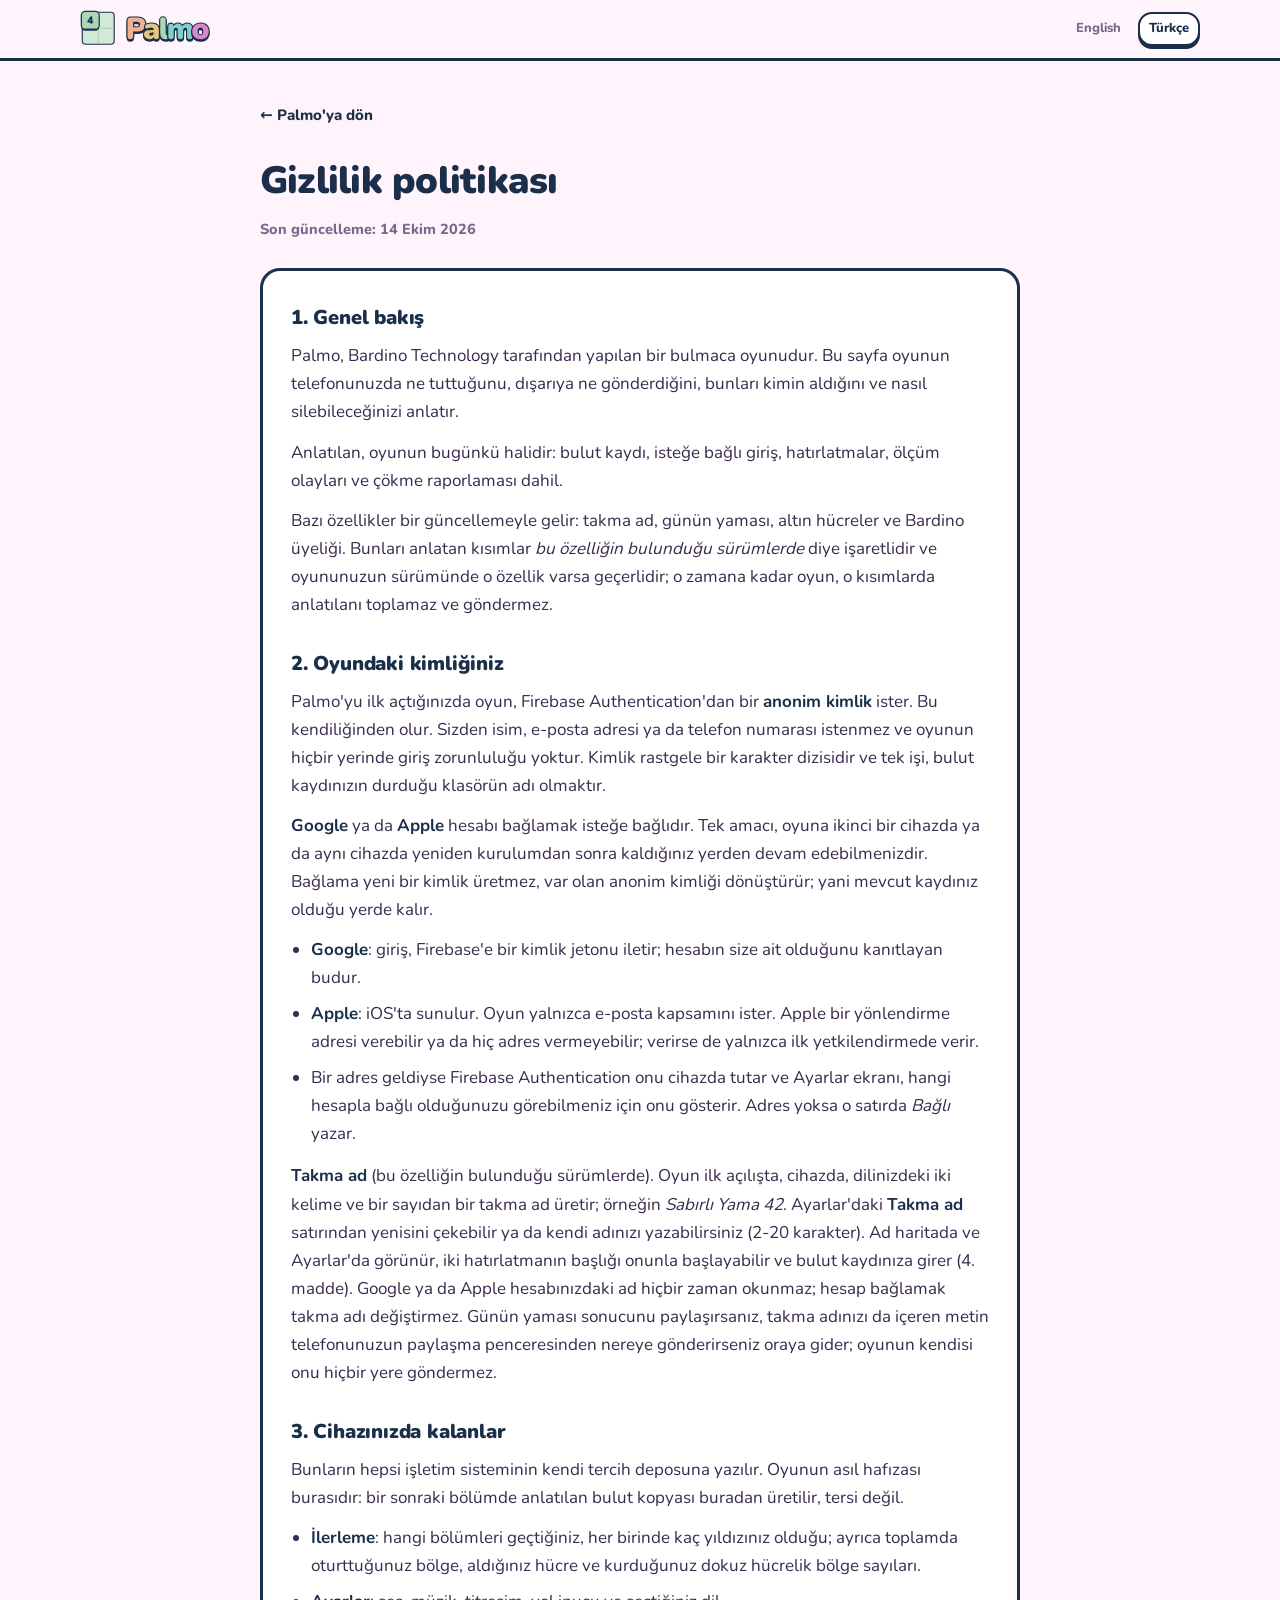
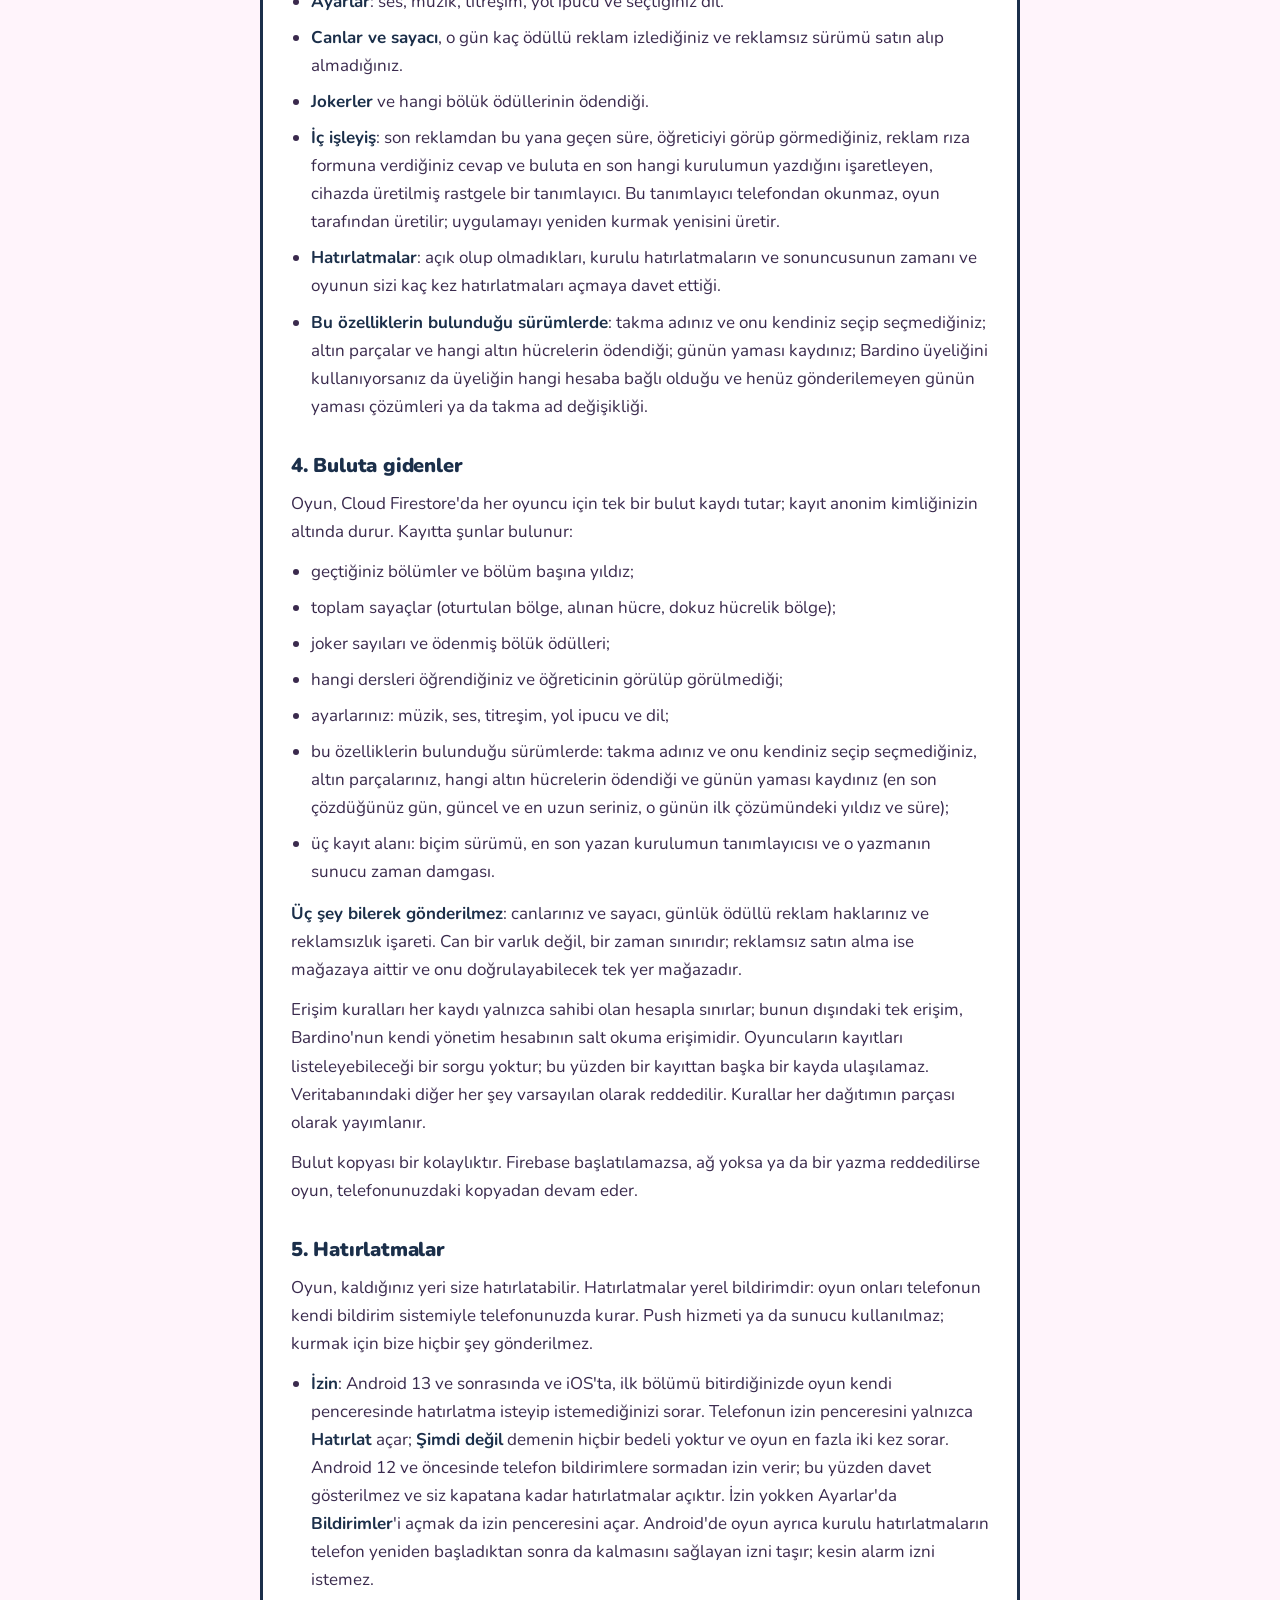
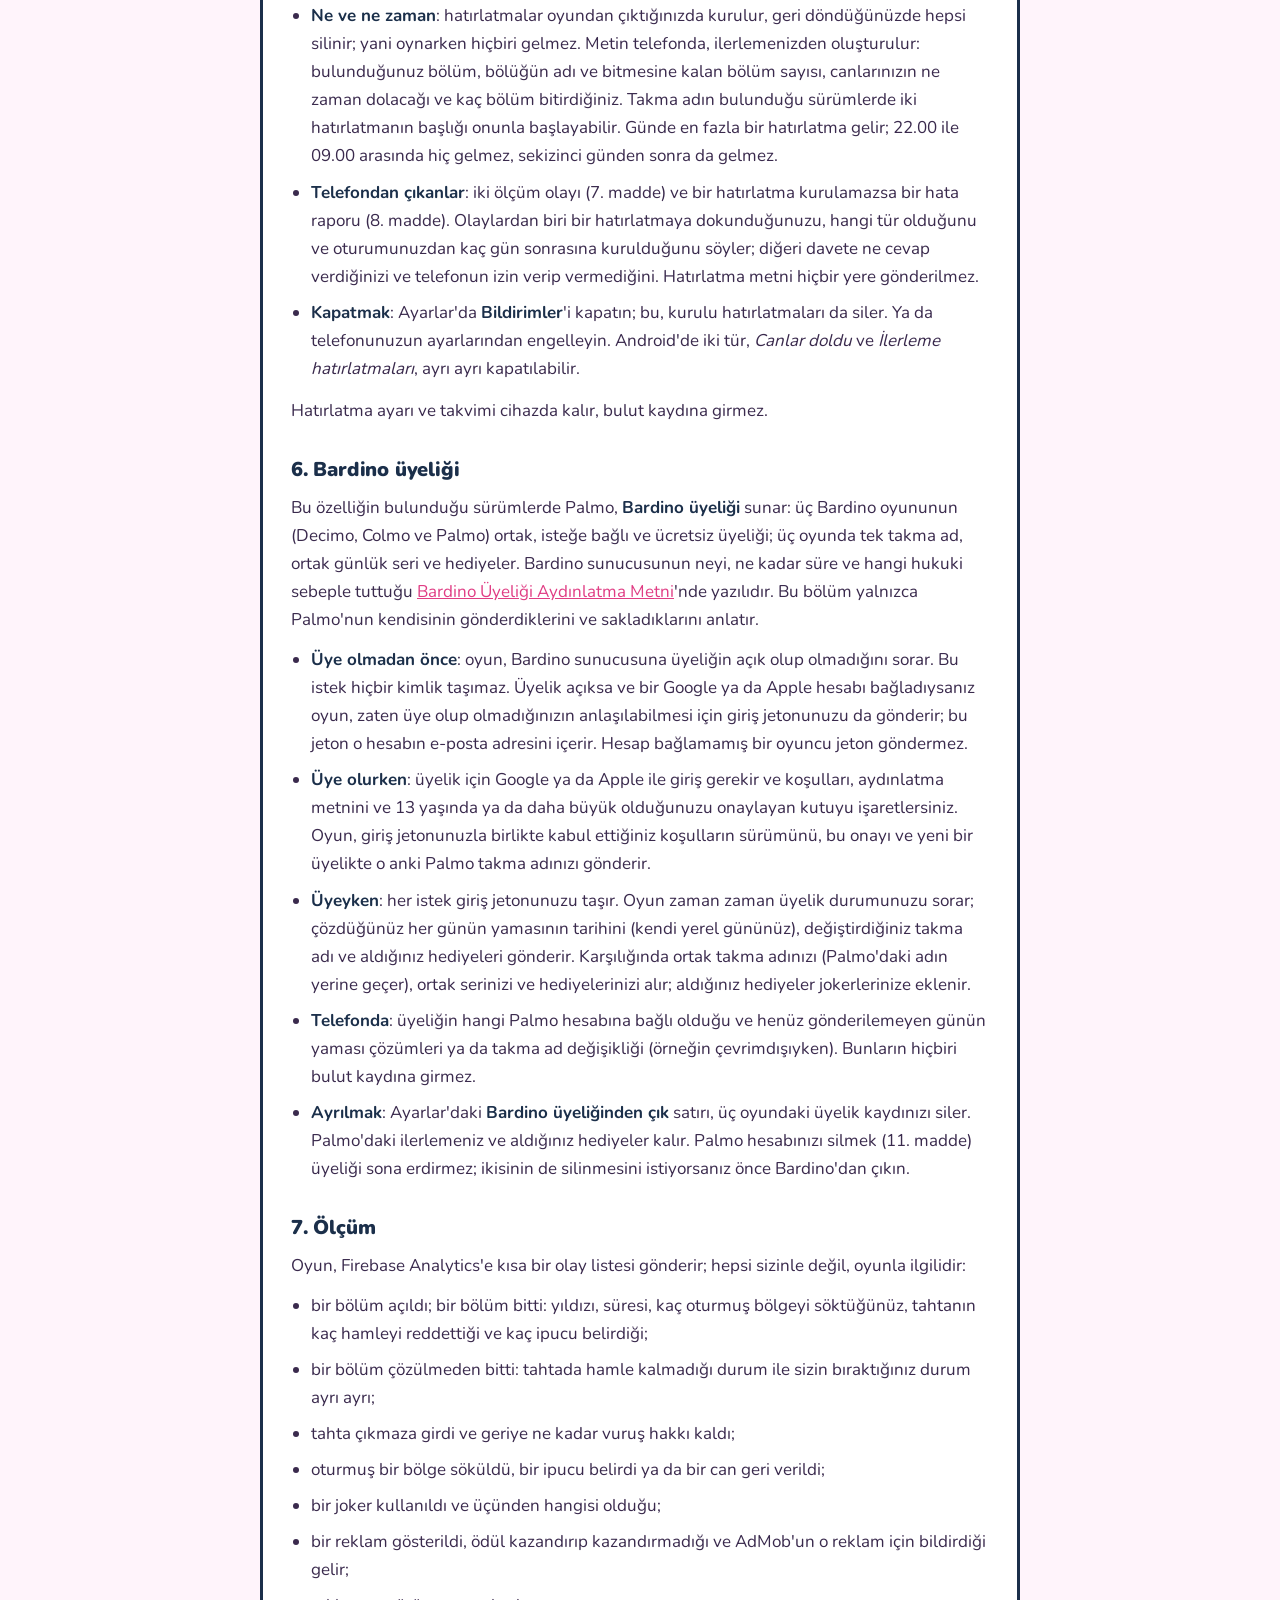
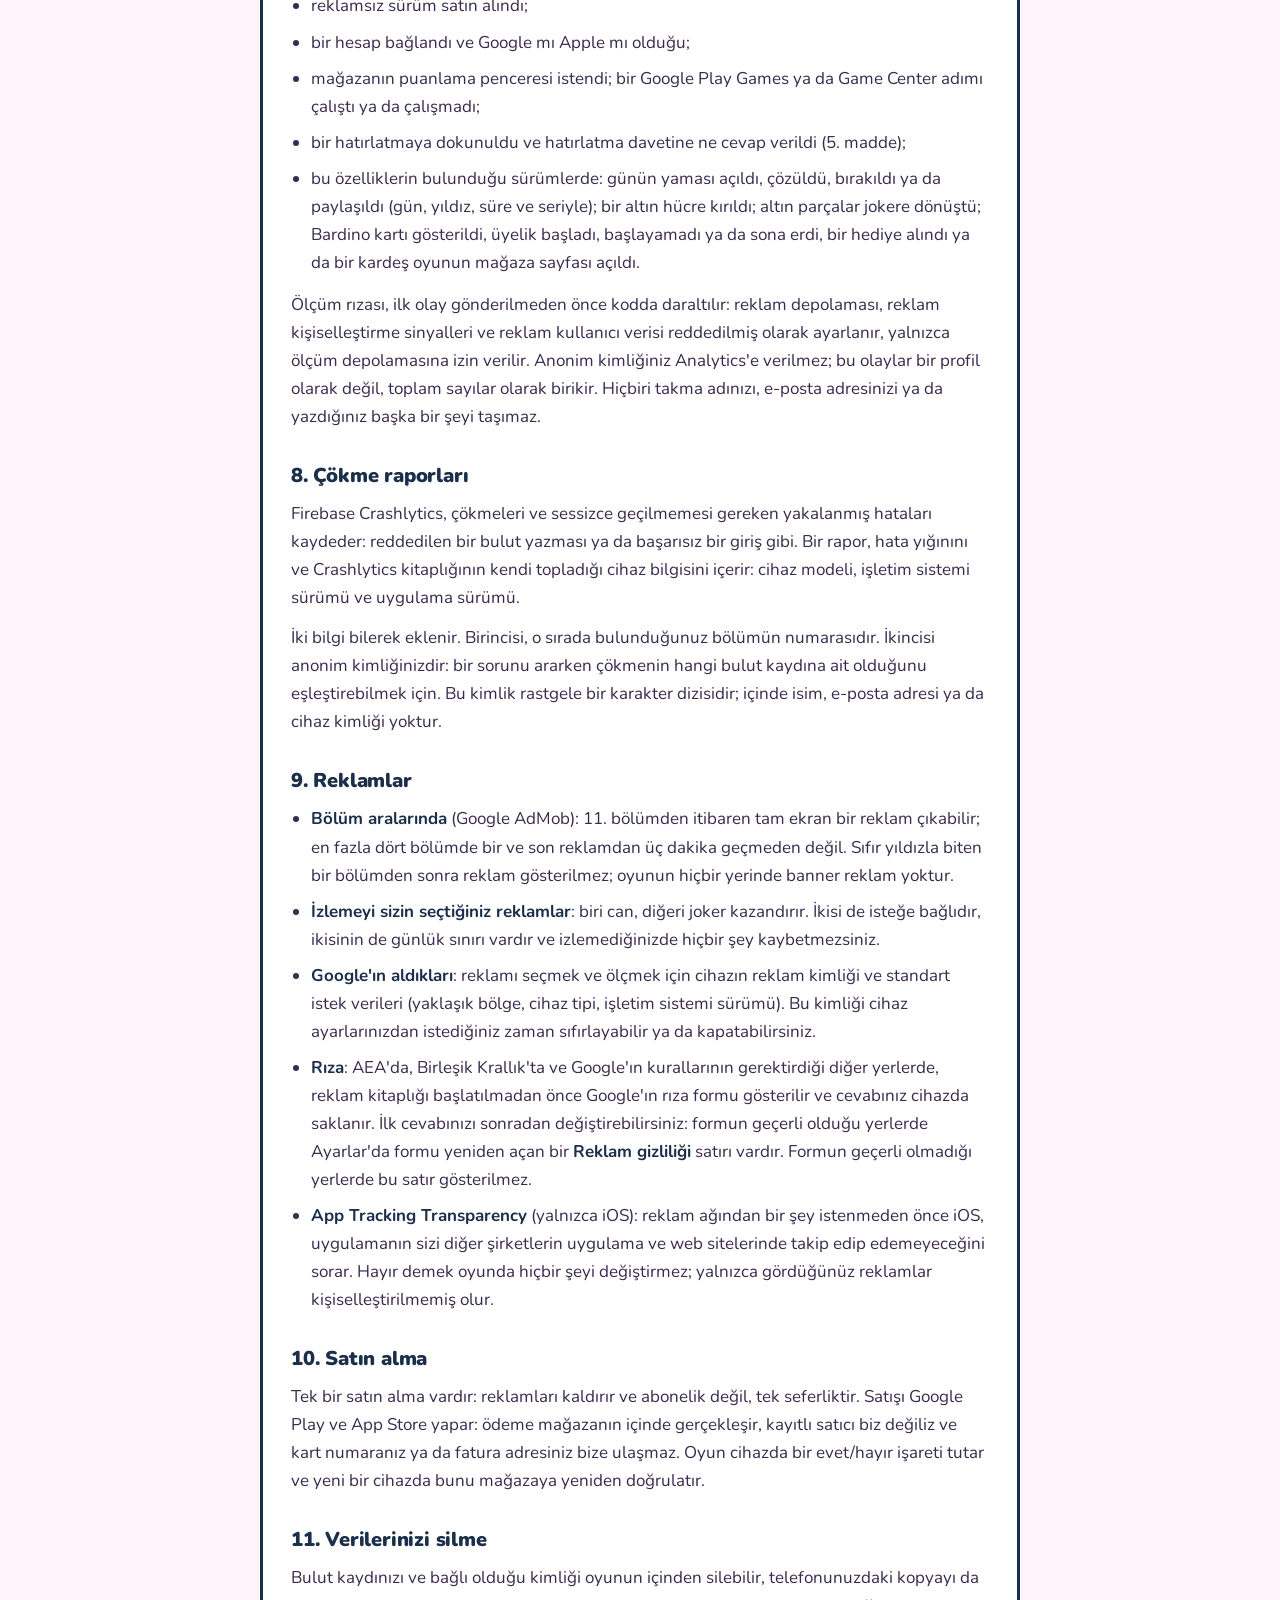
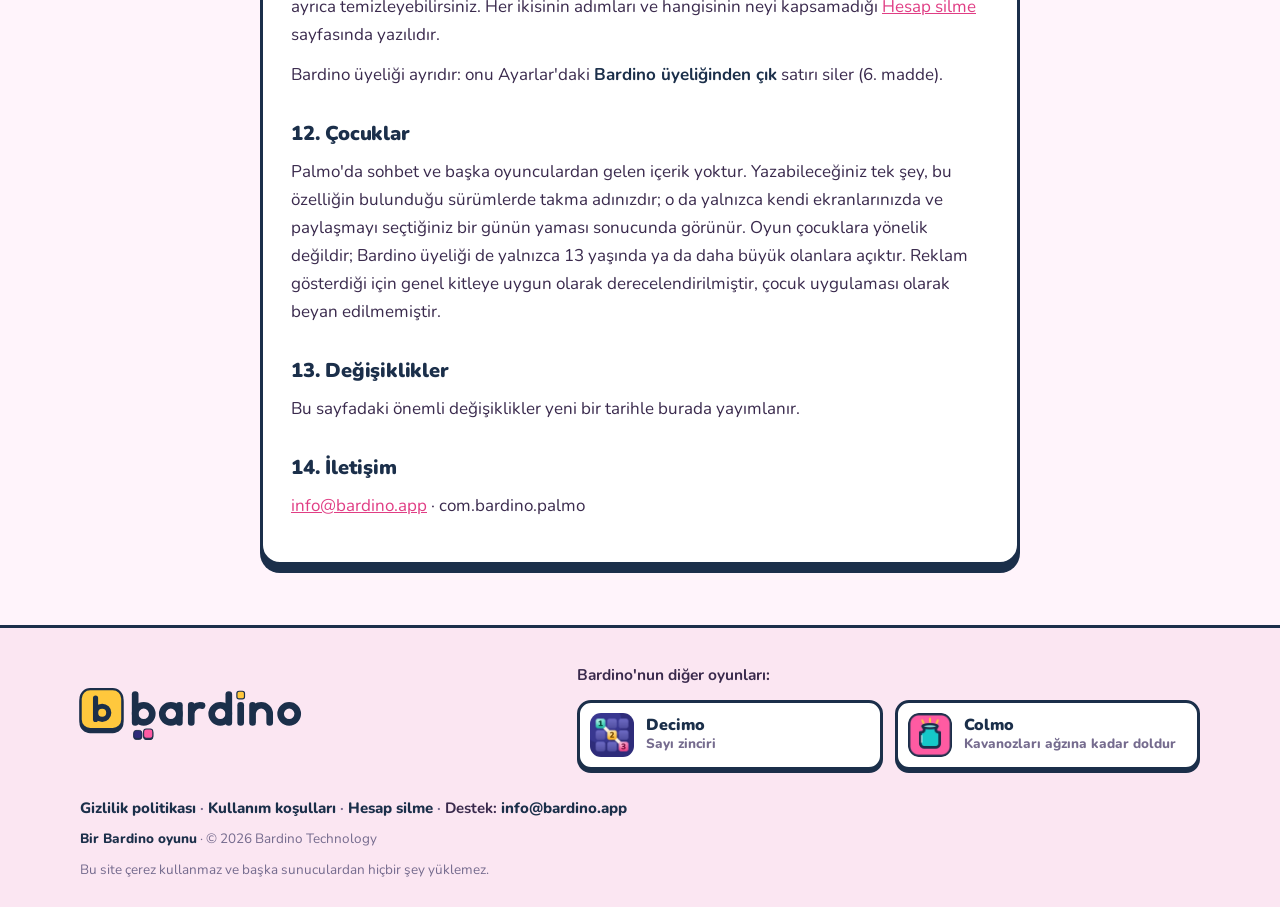
<file: tr/privacy.html>
<!DOCTYPE html>
<html lang="tr">
<head>
    <meta charset="UTF-8">
    <meta name="viewport" content="width=device-width, initial-scale=1.0">
    <meta name="description" content="Palmo'nun cihazınızda ne sakladığı, bulut kaydına ne gittiği, hangi olayları ölçtüğü ve reklamların ne aldığı. Varsayılan olarak anonim, giriş isteğe bağlı.">
    <meta name="robots" content="index, follow">
    <meta property="og:type" content="website">
    <meta property="og:url" content="https://palmo.bardino.app/tr/privacy.html">
    <meta property="og:title" content="Gizlilik politikası - Palmo">
    <meta property="og:description" content="Palmo'nun cihazınızda ne sakladığı, bulut kaydına ne gittiği, hangi olayları ölçtüğü ve reklamların ne aldığı. Varsayılan olarak anonim, giriş isteğe bağlı.">
    <meta property="og:locale" content="tr_TR">
    <meta property="og:site_name" content="Palmo">
    <meta property="og:image" content="https://palmo.bardino.app/assets/palmo-share.png">
    <meta property="og:image:width" content="1200">
    <meta property="og:image:height" content="630">
    <meta name="twitter:image" content="https://palmo.bardino.app/assets/palmo-share.png">
    <meta name="twitter:card" content="summary_large_image">
    <meta name="twitter:title" content="Gizlilik politikası - Palmo">
    <meta name="twitter:description" content="Palmo'nun cihazınızda ne sakladığı, bulut kaydına ne gittiği, hangi olayları ölçtüğü ve reklamların ne aldığı. Varsayılan olarak anonim, giriş isteğe bağlı.">
    <meta name="theme-color" content="#FFF4FB" media="(prefers-color-scheme: light)">
    <meta name="theme-color" content="#1B2F4A" media="(prefers-color-scheme: dark)">
    <title>Gizlilik politikası - Palmo</title>
    <link rel="canonical" href="https://palmo.bardino.app/tr/privacy.html">
    <link rel="alternate" hreflang="en" href="https://palmo.bardino.app/privacy.html">
    <link rel="alternate" hreflang="tr" href="https://palmo.bardino.app/tr/privacy.html">
    <link rel="alternate" hreflang="x-default" href="https://palmo.bardino.app/privacy.html">
    <link rel="icon" type="image/svg+xml" href="/assets/palmo-mark.svg">
    <link rel="apple-touch-icon" href="/assets/palmo-icon.png">
    <link rel="manifest" href="/manifest.json">
    <link rel="preload" href="/assets/fonts/nunito-900.woff2" as="font" type="font/woff2" crossorigin>
    <link rel="preload" href="/assets/fonts/nunito-400.woff2" as="font" type="font/woff2" crossorigin>
    <link rel="stylesheet" href="/css/style.css">
    <link rel="stylesheet" href="/css/legal.css">
</head>
<body>
<header class="ust">
    <div class="kap">
        <a class="marka" href="/tr/"><svg class="kilit" focusable="false" xmlns="http://www.w3.org/2000/svg" viewBox="-12 -12 700 200" role="img" aria-label="Palmo">
<g transform="scale(0.84)"><rect x="0" y="0" width="200" height="200" rx="22" fill="#D2E9D8" stroke="#1B2F4A" stroke-width="7"></rect>
<line x1="100" y1="14" x2="100" y2="86" stroke="#89AC92" stroke-width="3.2" stroke-linecap="round"></line>
<line x1="100" y1="114" x2="100" y2="186" stroke="#89AC92" stroke-width="3.2" stroke-linecap="round"></line>
<line x1="14" y1="100" x2="86" y2="100" stroke="#89AC92" stroke-width="3.2" stroke-linecap="round"></line>
<line x1="114" y1="100" x2="186" y2="100" stroke="#89AC92" stroke-width="3.2" stroke-linecap="round"></line>
<rect x="-6" y="-6" width="112" height="112" rx="25" fill="#1B2F4A" transform="translate(0,9)"></rect>
<rect x="-6" y="-6" width="112" height="112" rx="25" fill="#ABD7B6" stroke="#1B2F4A" stroke-width="7.5"></rect>
<path d="M57 72.31Q54.22 72.31 52.67 70.79Q51.12 69.27 51.12 66.3L51.12 63.93L37.86 63.93Q34.95 63.93 33.34 62.61Q31.72 61.29 31.72 58.58Q31.72 57 32.31 55.51Q32.91 54.03 34.42 51.91L50.53 28.42Q51.85 26.44 53.5 25.51Q55.15 24.59 57.39 24.59Q59.9 24.59 61.35 26.07Q62.8 27.56 62.8 30.6L62.8 54.75L64.39 54.75Q66.9 54.75 68.18 55.94Q69.47 57.13 69.47 59.31Q69.47 61.55 68.18 62.74Q66.9 63.93 64.39 63.93L62.8 63.93L62.8 66.3Q62.8 69.21 61.32 70.76Q59.83 72.31 57 72.31ZM51.12 54.75L51.12 39.18L52.97 39.18L40.56 57.59L40.56 54.75Z" fill="#1B2F4A"/></g>
<g transform="translate(228,0)" stroke="#1B2F4A" stroke-width="11" paint-order="stroke fill" stroke-linejoin="round">
<path d="M24.96 149.44Q17.92 149.44 14.08 145.52Q10.24 141.6 10.24 134.56L10.24 50.08Q10.24 42.88 14.16 39.04Q18.08 35.2 25.12 35.2L64.48 35.2Q83.68 35.2 94.16 45.04Q104.64 54.88 104.64 72.16Q104.64 89.44 94.16 99.28Q83.68 109.12 64.48 109.12L39.68 109.12L39.68 134.56Q39.68 141.6 36 145.52Q32.32 149.44 24.96 149.44ZM39.68 86.56L59.36 86.56Q67.68 86.56 72.16 82.96Q76.64 79.36 76.64 72.16Q76.64 64.8 72.16 61.28Q67.68 57.76 59.36 57.76L39.68 57.76Z" fill="#1B2F4A"/><path d="M24.96 141.44Q17.92 141.44 14.08 137.52Q10.24 133.6 10.24 126.56L10.24 42.08Q10.24 34.88 14.16 31.04Q18.08 27.2 25.12 27.2L64.48 27.2Q83.68 27.2 94.16 37.04Q104.64 46.88 104.64 64.16Q104.64 81.44 94.16 91.28Q83.68 101.12 64.48 101.12L39.68 101.12L39.68 126.56Q39.68 133.6 36 137.52Q32.32 141.44 24.96 141.44ZM39.68 78.56L59.36 78.56Q67.68 78.56 72.16 74.96Q76.64 71.36 76.64 64.16Q76.64 56.8 72.16 53.28Q67.68 49.76 59.36 49.76L39.68 49.76Z" fill="#F0B094"/>
<path d="M127.68 149.76Q118.56 149.76 111.6 146.4Q104.64 143.04 100.72 137.2Q96.8 131.36 96.8 123.84Q96.8 115.2 101.28 110.24Q105.76 105.28 115.68 103.12Q125.6 100.96 142.08 100.96L150.88 100.96L150.88 114.4L142.08 114.4Q135.84 114.4 131.76 115.28Q127.68 116.16 125.76 118Q123.84 119.84 123.84 122.72Q123.84 126.4 126.48 128.8Q129.12 131.2 134.08 131.2Q138.08 131.2 141.2 129.44Q144.32 127.68 146.24 124.56Q148.16 121.44 148.16 117.28L148.16 98.72Q148.16 92.96 145.2 90.56Q142.24 88.16 135.04 88.16Q131.2 88.16 126.4 89.04Q121.6 89.92 115.68 92.16Q111.36 93.76 108.32 92.64Q105.28 91.52 103.6 88.8Q101.92 86.08 102 82.88Q102.08 79.68 104.08 76.8Q106.08 73.92 110.24 72.32Q117.92 69.44 124.4 68.48Q130.88 67.52 136.32 67.52Q149.44 67.52 158 71.28Q166.56 75.04 170.8 82.8Q175.04 90.56 175.04 102.72L175.04 135.04Q175.04 142.08 171.68 145.76Q168.32 149.44 161.92 149.44Q155.36 149.44 151.92 145.76Q148.48 142.08 148.48 135.04L148.48 130.88L149.44 133.12Q148.64 138.24 145.76 141.92Q142.88 145.6 138.24 147.68Q133.6 149.76 127.68 149.76Z" fill="#1B2F4A"/><path d="M127.68 141.76Q118.56 141.76 111.6 138.4Q104.64 135.04 100.72 129.2Q96.8 123.36 96.8 115.84Q96.8 107.2 101.28 102.24Q105.76 97.28 115.68 95.12Q125.6 92.96 142.08 92.96L150.88 92.96L150.88 106.4L142.08 106.4Q135.84 106.4 131.76 107.28Q127.68 108.16 125.76 110Q123.84 111.84 123.84 114.72Q123.84 118.4 126.48 120.8Q129.12 123.2 134.08 123.2Q138.08 123.2 141.2 121.44Q144.32 119.68 146.24 116.56Q148.16 113.44 148.16 109.28L148.16 90.72Q148.16 84.96 145.2 82.56Q142.24 80.16 135.04 80.16Q131.2 80.16 126.4 81.04Q121.6 81.92 115.68 84.16Q111.36 85.76 108.32 84.64Q105.28 83.52 103.6 80.8Q101.92 78.08 102 74.88Q102.08 71.68 104.08 68.8Q106.08 65.92 110.24 64.32Q117.92 61.44 124.4 60.48Q130.88 59.52 136.32 59.52Q149.44 59.52 158 63.28Q166.56 67.04 170.8 74.8Q175.04 82.56 175.04 94.72L175.04 127.04Q175.04 134.08 171.68 137.76Q168.32 141.44 161.92 141.44Q155.36 141.44 151.92 137.76Q148.48 134.08 148.48 127.04L148.48 122.88L149.44 125.12Q148.64 130.24 145.76 133.92Q142.88 137.6 138.24 139.68Q133.6 141.76 127.68 141.76Z" fill="#E7C57E"/>
<path d="M212.24 149.76Q196.88 149.76 189.6 141.52Q182.32 133.28 182.32 116.64L182.32 48.16Q182.32 41.12 186 37.44Q189.68 33.76 196.4 33.76Q203.28 33.76 207.04 37.44Q210.8 41.12 210.8 48.16L210.8 115.68Q210.8 121.6 213.12 124.32Q215.44 127.04 219.12 127.04Q220.24 127.04 221.44 126.8Q222.64 126.56 224.08 126.4Q226.8 126.4 228.16 128.48Q229.52 130.56 229.52 136.96Q229.52 142.56 227.28 145.36Q225.04 148.16 220.4 148.96Q219.12 149.12 216.72 149.44Q214.32 149.76 212.24 149.76Z" fill="#1B2F4A"/><path d="M212.24 141.76Q196.88 141.76 189.6 133.52Q182.32 125.28 182.32 108.64L182.32 40.16Q182.32 33.12 186 29.44Q189.68 25.76 196.4 25.76Q203.28 25.76 207.04 29.44Q210.8 33.12 210.8 40.16L210.8 107.68Q210.8 113.6 213.12 116.32Q215.44 119.04 219.12 119.04Q220.24 119.04 221.44 118.8Q222.64 118.56 224.08 118.4Q226.8 118.4 228.16 120.48Q229.52 122.56 229.52 128.96Q229.52 134.56 227.28 137.36Q225.04 140.16 220.4 140.96Q219.12 141.12 216.72 141.44Q214.32 141.76 212.24 141.76Z" fill="#ABD7B6"/>
<path d="M238.72 149.44Q232 149.44 228.32 145.76Q224.64 142.08 224.64 135.04L224.64 82.08Q224.64 75.2 228.24 71.52Q231.84 67.84 238.56 67.84Q245.28 67.84 248.8 71.52Q252.32 75.2 252.32 82.08L252.32 90.88L250.56 83.04Q253.92 76 260.56 71.76Q267.2 67.52 276.32 67.52Q284.96 67.52 291.12 71.68Q297.28 75.84 300 84.32L297.76 84.32Q301.44 76.48 308.8 72Q316.16 67.52 325.12 67.52Q334.4 67.52 340.32 71.12Q346.24 74.72 349.2 82.32Q352.16 89.92 352.16 101.44L352.16 135.04Q352.16 142.08 348.4 145.76Q344.64 149.44 337.76 149.44Q331.04 149.44 327.36 145.76Q323.68 142.08 323.68 135.04L323.68 102.24Q323.68 95.36 321.6 92.32Q319.52 89.28 314.72 89.28Q308.8 89.28 305.68 93.44Q302.56 97.6 302.56 105.28L302.56 135.04Q302.56 142.08 298.88 145.76Q295.2 149.44 288.32 149.44Q281.44 149.44 277.76 145.76Q274.08 142.08 274.08 135.04L274.08 102.24Q274.08 95.36 272 92.32Q269.92 89.28 265.12 89.28Q259.36 89.28 256.24 93.44Q253.12 97.6 253.12 105.28L253.12 135.04Q253.12 149.44 238.72 149.44Z" fill="#1B2F4A"/><path d="M238.72 141.44Q232 141.44 228.32 137.76Q224.64 134.08 224.64 127.04L224.64 74.08Q224.64 67.2 228.24 63.52Q231.84 59.84 238.56 59.84Q245.28 59.84 248.8 63.52Q252.32 67.2 252.32 74.08L252.32 82.88L250.56 75.04Q253.92 68 260.56 63.76Q267.2 59.52 276.32 59.52Q284.96 59.52 291.12 63.68Q297.28 67.84 300 76.32L297.76 76.32Q301.44 68.48 308.8 64Q316.16 59.52 325.12 59.52Q334.4 59.52 340.32 63.12Q346.24 66.72 349.2 74.32Q352.16 81.92 352.16 93.44L352.16 127.04Q352.16 134.08 348.4 137.76Q344.64 141.44 337.76 141.44Q331.04 141.44 327.36 137.76Q323.68 134.08 323.68 127.04L323.68 94.24Q323.68 87.36 321.6 84.32Q319.52 81.28 314.72 81.28Q308.8 81.28 305.68 85.44Q302.56 89.6 302.56 97.28L302.56 127.04Q302.56 134.08 298.88 137.76Q295.2 141.44 288.32 141.44Q281.44 141.44 277.76 137.76Q274.08 134.08 274.08 127.04L274.08 94.24Q274.08 87.36 272 84.32Q269.92 81.28 265.12 81.28Q259.36 81.28 256.24 85.44Q253.12 89.6 253.12 97.28L253.12 127.04Q253.12 141.44 238.72 141.44Z" fill="#81CFC9"/>
<path d="M394.16 149.76Q381.04 149.76 371.28 144.8Q361.52 139.84 356.08 130.56Q350.64 121.28 350.64 108.64Q350.64 99.04 353.68 91.44Q356.72 83.84 362.48 78.48Q368.24 73.12 376.24 70.32Q384.24 67.52 394.16 67.52Q407.28 67.52 417.04 72.48Q426.8 77.44 432.16 86.64Q437.52 95.84 437.52 108.64Q437.52 118.08 434.48 125.76Q431.44 133.44 425.76 138.8Q420.08 144.16 412 146.96Q403.92 149.76 394.16 149.76ZM394.16 128.8Q398.48 128.8 401.84 126.64Q405.2 124.48 407.04 120.08Q408.88 115.68 408.88 108.64Q408.88 97.92 404.72 93.2Q400.56 88.48 394.16 88.48Q389.84 88.48 386.48 90.56Q383.12 92.64 381.2 97.04Q379.28 101.44 379.28 108.64Q379.28 119.2 383.44 124Q387.6 128.8 394.16 128.8Z" fill="#1B2F4A"/><path d="M394.16 141.76Q381.04 141.76 371.28 136.8Q361.52 131.84 356.08 122.56Q350.64 113.28 350.64 100.64Q350.64 91.04 353.68 83.44Q356.72 75.84 362.48 70.48Q368.24 65.12 376.24 62.32Q384.24 59.52 394.16 59.52Q407.28 59.52 417.04 64.48Q426.8 69.44 432.16 78.64Q437.52 87.84 437.52 100.64Q437.52 110.08 434.48 117.76Q431.44 125.44 425.76 130.8Q420.08 136.16 412 138.96Q403.92 141.76 394.16 141.76ZM394.16 120.8Q398.48 120.8 401.84 118.64Q405.2 116.48 407.04 112.08Q408.88 107.68 408.88 100.64Q408.88 89.92 404.72 85.2Q400.56 80.48 394.16 80.48Q389.84 80.48 386.48 82.56Q383.12 84.64 381.2 89.04Q379.28 93.44 379.28 100.64Q379.28 111.2 383.44 116Q387.6 120.8 394.16 120.8Z" fill="#D987CE"/>
</g>
</svg></a>
        <div class="diller"><a href="/privacy.html" hreflang="en" lang="en"><span class="dil-ad">English</span><span class="dil-kod" aria-hidden="true">EN</span></a><a href="/tr/privacy.html" hreflang="tr" lang="tr" aria-current="page"><span class="dil-ad">Türkçe</span><span class="dil-kod" aria-hidden="true">TR</span></a></div>
    </div>
</header>

<section class="yasal">
    <div class="kap">
        <a class="geri" href="/tr/">&larr; Palmo'ya dön</a>
        <h1>Gizlilik politikası</h1>
        <p class="tarih">Son güncelleme: <time datetime="2026-10-14">14 Ekim 2026</time></p>
        <div class="govde"><h2>1. Genel bakış</h2><p>Palmo, Bardino Technology tarafından yapılan bir bulmaca oyunudur. Bu sayfa oyunun telefonunuzda ne tuttuğunu, dışarıya ne gönderdiğini, bunları kimin aldığını ve nasıl silebileceğinizi anlatır.</p><p>Anlatılan, oyunun bugünkü halidir: bulut kaydı, isteğe bağlı giriş, hatırlatmalar, ölçüm olayları ve çökme raporlaması dahil.</p><p>Bazı özellikler bir güncellemeyle gelir: takma ad, günün yaması, altın hücreler ve Bardino üyeliği. Bunları anlatan kısımlar <em>bu özelliğin bulunduğu sürümlerde</em> diye işaretlidir ve oyununuzun sürümünde o özellik varsa geçerlidir; o zamana kadar oyun, o kısımlarda anlatılanı toplamaz ve göndermez.</p><h2>2. Oyundaki kimliğiniz</h2><p>Palmo'yu ilk açtığınızda oyun, Firebase Authentication'dan bir <strong>anonim kimlik</strong> ister. Bu kendiliğinden olur. Sizden isim, e-posta adresi ya da telefon numarası istenmez ve oyunun hiçbir yerinde giriş zorunluluğu yoktur. Kimlik rastgele bir karakter dizisidir ve tek işi, bulut kaydınızın durduğu klasörün adı olmaktır.</p><p><strong>Google</strong> ya da <strong>Apple</strong> hesabı bağlamak isteğe bağlıdır. Tek amacı, oyuna ikinci bir cihazda ya da aynı cihazda yeniden kurulumdan sonra kaldığınız yerden devam edebilmenizdir. Bağlama yeni bir kimlik üretmez, var olan anonim kimliği dönüştürür; yani mevcut kaydınız olduğu yerde kalır.</p><ul><li><strong>Google</strong>: giriş, Firebase'e bir kimlik jetonu iletir; hesabın size ait olduğunu kanıtlayan budur.</li><li><strong>Apple</strong>: iOS'ta sunulur. Oyun yalnızca e-posta kapsamını ister. Apple bir yönlendirme adresi verebilir ya da hiç adres vermeyebilir; verirse de yalnızca ilk yetkilendirmede verir.</li><li>Bir adres geldiyse Firebase Authentication onu cihazda tutar ve Ayarlar ekranı, hangi hesapla bağlı olduğunuzu görebilmeniz için onu gösterir. Adres yoksa o satırda <em>Bağlı</em> yazar.</li></ul><p><strong>Takma ad</strong> (bu özelliğin bulunduğu sürümlerde). Oyun ilk açılışta, cihazda, dilinizdeki iki kelime ve bir sayıdan bir takma ad üretir; örneğin <em>Sabırlı Yama 42</em>. Ayarlar'daki <strong>Takma ad</strong> satırından yenisini çekebilir ya da kendi adınızı yazabilirsiniz (2-20 karakter). Ad haritada ve Ayarlar'da görünür, iki hatırlatmanın başlığı onunla başlayabilir ve bulut kaydınıza girer (4. madde). Google ya da Apple hesabınızdaki ad hiçbir zaman okunmaz; hesap bağlamak takma adı değiştirmez. Günün yaması sonucunu paylaşırsanız, takma adınızı da içeren metin telefonunuzun paylaşma penceresinden nereye gönderirseniz oraya gider; oyunun kendisi onu hiçbir yere göndermez.</p><h2>3. Cihazınızda kalanlar</h2><p>Bunların hepsi işletim sisteminin kendi tercih deposuna yazılır. Oyunun asıl hafızası burasıdır: bir sonraki bölümde anlatılan bulut kopyası buradan üretilir, tersi değil.</p><ul><li><strong>İlerleme</strong>: hangi bölümleri geçtiğiniz, her birinde kaç yıldızınız olduğu; ayrıca toplamda oturttuğunuz bölge, aldığınız hücre ve kurduğunuz dokuz hücrelik bölge sayıları.</li><li><strong>Ayarlar</strong>: ses, müzik, titreşim, yol ipucu ve seçtiğiniz dil.</li><li><strong>Canlar ve sayacı</strong>, o gün kaç ödüllü reklam izlediğiniz ve reklamsız sürümü satın alıp almadığınız.</li><li><strong>Jokerler</strong> ve hangi bölük ödüllerinin ödendiği.</li><li><strong>İç işleyiş</strong>: son reklamdan bu yana geçen süre, öğreticiyi görüp görmediğiniz, reklam rıza formuna verdiğiniz cevap ve buluta en son hangi kurulumun yazdığını işaretleyen, cihazda üretilmiş rastgele bir tanımlayıcı. Bu tanımlayıcı telefondan okunmaz, oyun tarafından üretilir; uygulamayı yeniden kurmak yenisini üretir.</li><li><strong>Hatırlatmalar</strong>: açık olup olmadıkları, kurulu hatırlatmaların ve sonuncusunun zamanı ve oyunun sizi kaç kez hatırlatmaları açmaya davet ettiği.</li><li><strong>Bu özelliklerin bulunduğu sürümlerde</strong>: takma adınız ve onu kendiniz seçip seçmediğiniz; altın parçalar ve hangi altın hücrelerin ödendiği; günün yaması kaydınız; Bardino üyeliğini kullanıyorsanız da üyeliğin hangi hesaba bağlı olduğu ve henüz gönderilemeyen günün yaması çözümleri ya da takma ad değişikliği.</li></ul><h2>4. Buluta gidenler</h2><p>Oyun, Cloud Firestore'da her oyuncu için tek bir bulut kaydı tutar; kayıt anonim kimliğinizin altında durur. Kayıtta şunlar bulunur:</p><ul><li>geçtiğiniz bölümler ve bölüm başına yıldız;</li><li>toplam sayaçlar (oturtulan bölge, alınan hücre, dokuz hücrelik bölge);</li><li>joker sayıları ve ödenmiş bölük ödülleri;</li><li>hangi dersleri öğrendiğiniz ve öğreticinin görülüp görülmediği;</li><li>ayarlarınız: müzik, ses, titreşim, yol ipucu ve dil;</li><li>bu özelliklerin bulunduğu sürümlerde: takma adınız ve onu kendiniz seçip seçmediğiniz, altın parçalarınız, hangi altın hücrelerin ödendiği ve günün yaması kaydınız (en son çözdüğünüz gün, güncel ve en uzun seriniz, o günün ilk çözümündeki yıldız ve süre);</li><li>üç kayıt alanı: biçim sürümü, en son yazan kurulumun tanımlayıcısı ve o yazmanın sunucu zaman damgası.</li></ul><p><strong>Üç şey bilerek gönderilmez</strong>: canlarınız ve sayacı, günlük ödüllü reklam haklarınız ve reklamsızlık işareti. Can bir varlık değil, bir zaman sınırıdır; reklamsız satın alma ise mağazaya aittir ve onu doğrulayabilecek tek yer mağazadır.</p><p>Erişim kuralları her kaydı yalnızca sahibi olan hesapla sınırlar; bunun dışındaki tek erişim, Bardino'nun kendi yönetim hesabının salt okuma erişimidir. Oyuncuların kayıtları listeleyebileceği bir sorgu yoktur; bu yüzden bir kayıttan başka bir kayda ulaşılamaz. Veritabanındaki diğer her şey varsayılan olarak reddedilir. Kurallar her dağıtımın parçası olarak yayımlanır.</p><p>Bulut kopyası bir kolaylıktır. Firebase başlatılamazsa, ağ yoksa ya da bir yazma reddedilirse oyun, telefonunuzdaki kopyadan devam eder.</p><h2>5. Hatırlatmalar</h2><p>Oyun, kaldığınız yeri size hatırlatabilir. Hatırlatmalar yerel bildirimdir: oyun onları telefonun kendi bildirim sistemiyle telefonunuzda kurar. Push hizmeti ya da sunucu kullanılmaz; kurmak için bize hiçbir şey gönderilmez.</p><ul><li><strong>İzin</strong>: Android 13 ve sonrasında ve iOS'ta, ilk bölümü bitirdiğinizde oyun kendi penceresinde hatırlatma isteyip istemediğinizi sorar. Telefonun izin penceresini yalnızca <strong>Hatırlat</strong> açar; <strong>Şimdi değil</strong> demenin hiçbir bedeli yoktur ve oyun en fazla iki kez sorar. Android 12 ve öncesinde telefon bildirimlere sormadan izin verir; bu yüzden davet gösterilmez ve siz kapatana kadar hatırlatmalar açıktır. İzin yokken Ayarlar'da <strong>Bildirimler</strong>'i açmak da izin penceresini açar. Android'de oyun ayrıca kurulu hatırlatmaların telefon yeniden başladıktan sonra da kalmasını sağlayan izni taşır; kesin alarm izni istemez.</li><li><strong>Ne ve ne zaman</strong>: hatırlatmalar oyundan çıktığınızda kurulur, geri döndüğünüzde hepsi silinir; yani oynarken hiçbiri gelmez. Metin telefonda, ilerlemenizden oluşturulur: bulunduğunuz bölüm, bölüğün adı ve bitmesine kalan bölüm sayısı, canlarınızın ne zaman dolacağı ve kaç bölüm bitirdiğiniz. Takma adın bulunduğu sürümlerde iki hatırlatmanın başlığı onunla başlayabilir. Günde en fazla bir hatırlatma gelir; 22.00 ile 09.00 arasında hiç gelmez, sekizinci günden sonra da gelmez.</li><li><strong>Telefondan çıkanlar</strong>: iki ölçüm olayı (7. madde) ve bir hatırlatma kurulamazsa bir hata raporu (8. madde). Olaylardan biri bir hatırlatmaya dokunduğunuzu, hangi tür olduğunu ve oturumunuzdan kaç gün sonrasına kurulduğunu söyler; diğeri davete ne cevap verdiğinizi ve telefonun izin verip vermediğini. Hatırlatma metni hiçbir yere gönderilmez.</li><li><strong>Kapatmak</strong>: Ayarlar'da <strong>Bildirimler</strong>'i kapatın; bu, kurulu hatırlatmaları da siler. Ya da telefonunuzun ayarlarından engelleyin. Android'de iki tür, <em>Canlar doldu</em> ve <em>İlerleme hatırlatmaları</em>, ayrı ayrı kapatılabilir.</li></ul><p>Hatırlatma ayarı ve takvimi cihazda kalır, bulut kaydına girmez.</p><h2>6. Bardino üyeliği</h2><p>Bu özelliğin bulunduğu sürümlerde Palmo, <strong>Bardino üyeliği</strong> sunar: üç Bardino oyununun (Decimo, Colmo ve Palmo) ortak, isteğe bağlı ve ücretsiz üyeliği; üç oyunda tek takma ad, ortak günlük seri ve hediyeler. Bardino sunucusunun neyi, ne kadar süre ve hangi hukuki sebeple tuttuğu <a href="https://bardino.app/uyelik/aydinlatma">Bardino Üyeliği Aydınlatma Metni</a>'nde yazılıdır. Bu bölüm yalnızca Palmo'nun kendisinin gönderdiklerini ve sakladıklarını anlatır.</p><ul><li><strong>Üye olmadan önce</strong>: oyun, Bardino sunucusuna üyeliğin açık olup olmadığını sorar. Bu istek hiçbir kimlik taşımaz. Üyelik açıksa ve bir Google ya da Apple hesabı bağladıysanız oyun, zaten üye olup olmadığınızın anlaşılabilmesi için giriş jetonunuzu da gönderir; bu jeton o hesabın e-posta adresini içerir. Hesap bağlamamış bir oyuncu jeton göndermez.</li><li><strong>Üye olurken</strong>: üyelik için Google ya da Apple ile giriş gerekir ve koşulları, aydınlatma metnini ve 13 yaşında ya da daha büyük olduğunuzu onaylayan kutuyu işaretlersiniz. Oyun, giriş jetonunuzla birlikte kabul ettiğiniz koşulların sürümünü, bu onayı ve yeni bir üyelikte o anki Palmo takma adınızı gönderir.</li><li><strong>Üyeyken</strong>: her istek giriş jetonunuzu taşır. Oyun zaman zaman üyelik durumunuzu sorar; çözdüğünüz her günün yamasının tarihini (kendi yerel gününüz), değiştirdiğiniz takma adı ve aldığınız hediyeleri gönderir. Karşılığında ortak takma adınızı (Palmo'daki adın yerine geçer), ortak serinizi ve hediyelerinizi alır; aldığınız hediyeler jokerlerinize eklenir.</li><li><strong>Telefonda</strong>: üyeliğin hangi Palmo hesabına bağlı olduğu ve henüz gönderilemeyen günün yaması çözümleri ya da takma ad değişikliği (örneğin çevrimdışıyken). Bunların hiçbiri bulut kaydına girmez.</li><li><strong>Ayrılmak</strong>: Ayarlar'daki <strong>Bardino üyeliğinden çık</strong> satırı, üç oyundaki üyelik kaydınızı siler. Palmo'daki ilerlemeniz ve aldığınız hediyeler kalır. Palmo hesabınızı silmek (11. madde) üyeliği sona erdirmez; ikisinin de silinmesini istiyorsanız önce Bardino'dan çıkın.</li></ul><h2>7. Ölçüm</h2><p>Oyun, Firebase Analytics'e kısa bir olay listesi gönderir; hepsi sizinle değil, oyunla ilgilidir:</p><ul><li>bir bölüm açıldı; bir bölüm bitti: yıldızı, süresi, kaç oturmuş bölgeyi söktüğünüz, tahtanın kaç hamleyi reddettiği ve kaç ipucu belirdiği;</li><li>bir bölüm çözülmeden bitti: tahtada hamle kalmadığı durum ile sizin bıraktığınız durum ayrı ayrı;</li><li>tahta çıkmaza girdi ve geriye ne kadar vuruş hakkı kaldı;</li><li>oturmuş bir bölge söküldü, bir ipucu belirdi ya da bir can geri verildi;</li><li>bir joker kullanıldı ve üçünden hangisi olduğu;</li><li>bir reklam gösterildi, ödül kazandırıp kazandırmadığı ve AdMob'un o reklam için bildirdiği gelir;</li><li>reklamsız sürüm satın alındı;</li><li>bir hesap bağlandı ve Google mı Apple mı olduğu;</li><li>mağazanın puanlama penceresi istendi; bir Google Play Games ya da Game Center adımı çalıştı ya da çalışmadı;</li><li>bir hatırlatmaya dokunuldu ve hatırlatma davetine ne cevap verildi (5. madde);</li><li>bu özelliklerin bulunduğu sürümlerde: günün yaması açıldı, çözüldü, bırakıldı ya da paylaşıldı (gün, yıldız, süre ve seriyle); bir altın hücre kırıldı; altın parçalar jokere dönüştü; Bardino kartı gösterildi, üyelik başladı, başlayamadı ya da sona erdi, bir hediye alındı ya da bir kardeş oyunun mağaza sayfası açıldı.</li></ul><p>Ölçüm rızası, ilk olay gönderilmeden önce kodda daraltılır: reklam depolaması, reklam kişiselleştirme sinyalleri ve reklam kullanıcı verisi reddedilmiş olarak ayarlanır, yalnızca ölçüm depolamasına izin verilir. Anonim kimliğiniz Analytics'e verilmez; bu olaylar bir profil olarak değil, toplam sayılar olarak birikir. Hiçbiri takma adınızı, e-posta adresinizi ya da yazdığınız başka bir şeyi taşımaz.</p><h2>8. Çökme raporları</h2><p>Firebase Crashlytics, çökmeleri ve sessizce geçilmemesi gereken yakalanmış hataları kaydeder: reddedilen bir bulut yazması ya da başarısız bir giriş gibi. Bir rapor, hata yığınını ve Crashlytics kitaplığının kendi topladığı cihaz bilgisini içerir: cihaz modeli, işletim sistemi sürümü ve uygulama sürümü.</p><p>İki bilgi bilerek eklenir. Birincisi, o sırada bulunduğunuz bölümün numarasıdır. İkincisi anonim kimliğinizdir: bir sorunu ararken çökmenin hangi bulut kaydına ait olduğunu eşleştirebilmek için. Bu kimlik rastgele bir karakter dizisidir; içinde isim, e-posta adresi ya da cihaz kimliği yoktur.</p><h2>9. Reklamlar</h2><ul><li><strong>Bölüm aralarında</strong> (Google AdMob): 11. bölümden itibaren tam ekran bir reklam çıkabilir; en fazla dört bölümde bir ve son reklamdan üç dakika geçmeden değil. Sıfır yıldızla biten bir bölümden sonra reklam gösterilmez; oyunun hiçbir yerinde banner reklam yoktur.</li><li><strong>İzlemeyi sizin seçtiğiniz reklamlar</strong>: biri can, diğeri joker kazandırır. İkisi de isteğe bağlıdır, ikisinin de günlük sınırı vardır ve izlemediğinizde hiçbir şey kaybetmezsiniz.</li><li><strong>Google'ın aldıkları</strong>: reklamı seçmek ve ölçmek için cihazın reklam kimliği ve standart istek verileri (yaklaşık bölge, cihaz tipi, işletim sistemi sürümü). Bu kimliği cihaz ayarlarınızdan istediğiniz zaman sıfırlayabilir ya da kapatabilirsiniz.</li><li><strong>Rıza</strong>: AEA'da, Birleşik Krallık'ta ve Google'ın kurallarının gerektirdiği diğer yerlerde, reklam kitaplığı başlatılmadan önce Google'ın rıza formu gösterilir ve cevabınız cihazda saklanır. İlk cevabınızı sonradan değiştirebilirsiniz: formun geçerli olduğu yerlerde Ayarlar'da formu yeniden açan bir <strong>Reklam gizliliği</strong> satırı vardır. Formun geçerli olmadığı yerlerde bu satır gösterilmez.</li><li><strong>App Tracking Transparency</strong> (yalnızca iOS): reklam ağından bir şey istenmeden önce iOS, uygulamanın sizi diğer şirketlerin uygulama ve web sitelerinde takip edip edemeyeceğini sorar. Hayır demek oyunda hiçbir şeyi değiştirmez; yalnızca gördüğünüz reklamlar kişiselleştirilmemiş olur.</li></ul><h2>10. Satın alma</h2><p>Tek bir satın alma vardır: reklamları kaldırır ve abonelik değil, tek seferliktir. Satışı Google Play ve App Store yapar: ödeme mağazanın içinde gerçekleşir, kayıtlı satıcı biz değiliz ve kart numaranız ya da fatura adresiniz bize ulaşmaz. Oyun cihazda bir evet/hayır işareti tutar ve yeni bir cihazda bunu mağazaya yeniden doğrulatır.</p><h2>11. Verilerinizi silme</h2><p>Bulut kaydınızı ve bağlı olduğu kimliği oyunun içinden silebilir, telefonunuzdaki kopyayı da ayrıca temizleyebilirsiniz. Her ikisinin adımları ve hangisinin neyi kapsamadığı <a href="/tr/account-deletion.html">Hesap silme</a> sayfasında yazılıdır.</p><p>Bardino üyeliği ayrıdır: onu Ayarlar'daki <strong>Bardino üyeliğinden çık</strong> satırı siler (6. madde).</p><h2>12. Çocuklar</h2><p>Palmo'da sohbet ve başka oyunculardan gelen içerik yoktur. Yazabileceğiniz tek şey, bu özelliğin bulunduğu sürümlerde takma adınızdır; o da yalnızca kendi ekranlarınızda ve paylaşmayı seçtiğiniz bir günün yaması sonucunda görünür. Oyun çocuklara yönelik değildir; Bardino üyeliği de yalnızca 13 yaşında ya da daha büyük olanlara açıktır. Reklam gösterdiği için genel kitleye uygun olarak derecelendirilmiştir, çocuk uygulaması olarak beyan edilmemiştir.</p><h2>13. Değişiklikler</h2><p>Bu sayfadaki önemli değişiklikler yeni bir tarihle burada yayımlanır.</p><h2>14. İletişim</h2><p><!--email_off--><a href="mailto:info@bardino.app">info@bardino.app</a><!--/email_off--> &middot; com.bardino.palmo</p></div>
    </div>
</section>
<footer class="aile">
    <div class="kap aile-ust">
        <a class="aile-marka" href="https://bardino.app/tr/"><svg class="aile-logo bardino-intro" viewBox="0 0 600 150" data-bardino-intro role="img" aria-label="Bardino"><g class="bi-mark"><g transform="translate(0 6) scale(1.12)"><rect x="4.5" y="9.5" width="91" height="87" rx="21" class="bi-ef bi-es" stroke-width="5"/><rect x="4.5" y="3" width="91" height="87" rx="21" fill="#FFC83D" class="bi-es" stroke-width="5"/><g fill="none" stroke="#1B2F4A" stroke-width="11.2" stroke-linecap="round"><path d="M37.1 22.1V68.9"/><circle cx="51.5" cy="54.5" r="14.4"/></g></g></g><g class="bi-word"><g transform="translate(134 8) scale(.62)" fill="none" stroke="currentColor" stroke-width="28" stroke-linecap="round" stroke-linejoin="round"><path d="M16 19V136"/><circle cx="52" cy="100" r="36"/><circle cx="166" cy="100" r="36"/><path d="M202 64V136"/><path d="M252 64V136M252 100A36 36 0 0 1 297.32 65.23"/><circle cx="374" cy="100" r="36"/><path d="M410 19V136"/><path d="M460 64V136"/><path d="M510 64V136M510 100A36 36 0 0 1 582 100V136"/><circle cx="664" cy="100" r="36"/></g></g><g transform="translate(139 112) scale(.65)"><g class="bi-stone"><rect x="2" y="6" width="32" height="32" rx="9" class="bi-ef bi-es" stroke-width="3.5"/><rect x="2" y="2" width="32" height="32" rx="9" fill="#2E2C7A" class="bi-es" stroke-width="3.5"/></g><g class="bi-stone"><rect x="44" y="6" width="32" height="32" rx="9" class="bi-ef bi-es" stroke-width="3.5"/><rect x="44" y="2" width="32" height="32" rx="9" fill="#FF5BA3" class="bi-es" stroke-width="3.5"/></g><g class="bi-stone"><rect x="86" y="6" width="32" height="32" rx="9" class="bi-ef bi-es" stroke-width="3.5"/><rect x="86" y="2" width="32" height="32" rx="9" fill="#ABD7B6" class="bi-es" stroke-width="3.5"/></g></g><g class="bi-dot" transform="translate(419.2 30.94)"><rect x="-9.92" y="-19.84" width="19.84" height="19.84" rx="5.58" fill="#FFC83D" class="bi-es" stroke-width="3.1"/></g></svg></a>
        <div class="aile-kardes">
            <p>Bardino'nun diğer oyunları:</p>
            <ul><li><a href="https://decimo.bardino.app/tr/"><img src="/assets/aile/decimo.webp" alt="" width="44" height="44" loading="lazy"><span><b>Decimo</b><small>Sayı zinciri</small></span></a></li><li><a href="https://colmo.bardino.app/tr/"><img src="/assets/aile/colmo.webp" alt="" width="44" height="44" loading="lazy"><span><b>Colmo</b><small>Kavanozları ağzına kadar doldur</small></span></a></li></ul>
        </div>
    </div>
    <div class="kap aile-alt">
        <p class="f-baglantilar"><a href="/tr/privacy.html">Gizlilik politikası</a><span class="f-ayrac" aria-hidden="true"> · </span><a href="/tr/terms.html">Kullanım koşulları</a><span class="f-ayrac" aria-hidden="true"> · </span><a href="/tr/account-deletion.html">Hesap silme</a><span class="f-ayrac" aria-hidden="true"> · </span><span class="f-destek"><!--email_off-->Destek: <a href="mailto:info@bardino.app">info@bardino.app</a><!--/email_off--></span></p>
        <p class="f-studyo"><a href="https://bardino.app/tr/">Bir Bardino oyunu</a><span class="f-ayrac" aria-hidden="true"> · </span>&copy; 2026 Bardino Technology</p>
        <p class="f-not">Bu site çerez kullanmaz ve başka sunuculardan hiçbir şey yüklemez.</p>
    </div>
</footer>

<script src="/assets/bardino-intro.js" defer></script>
</body>
</html>
</file>
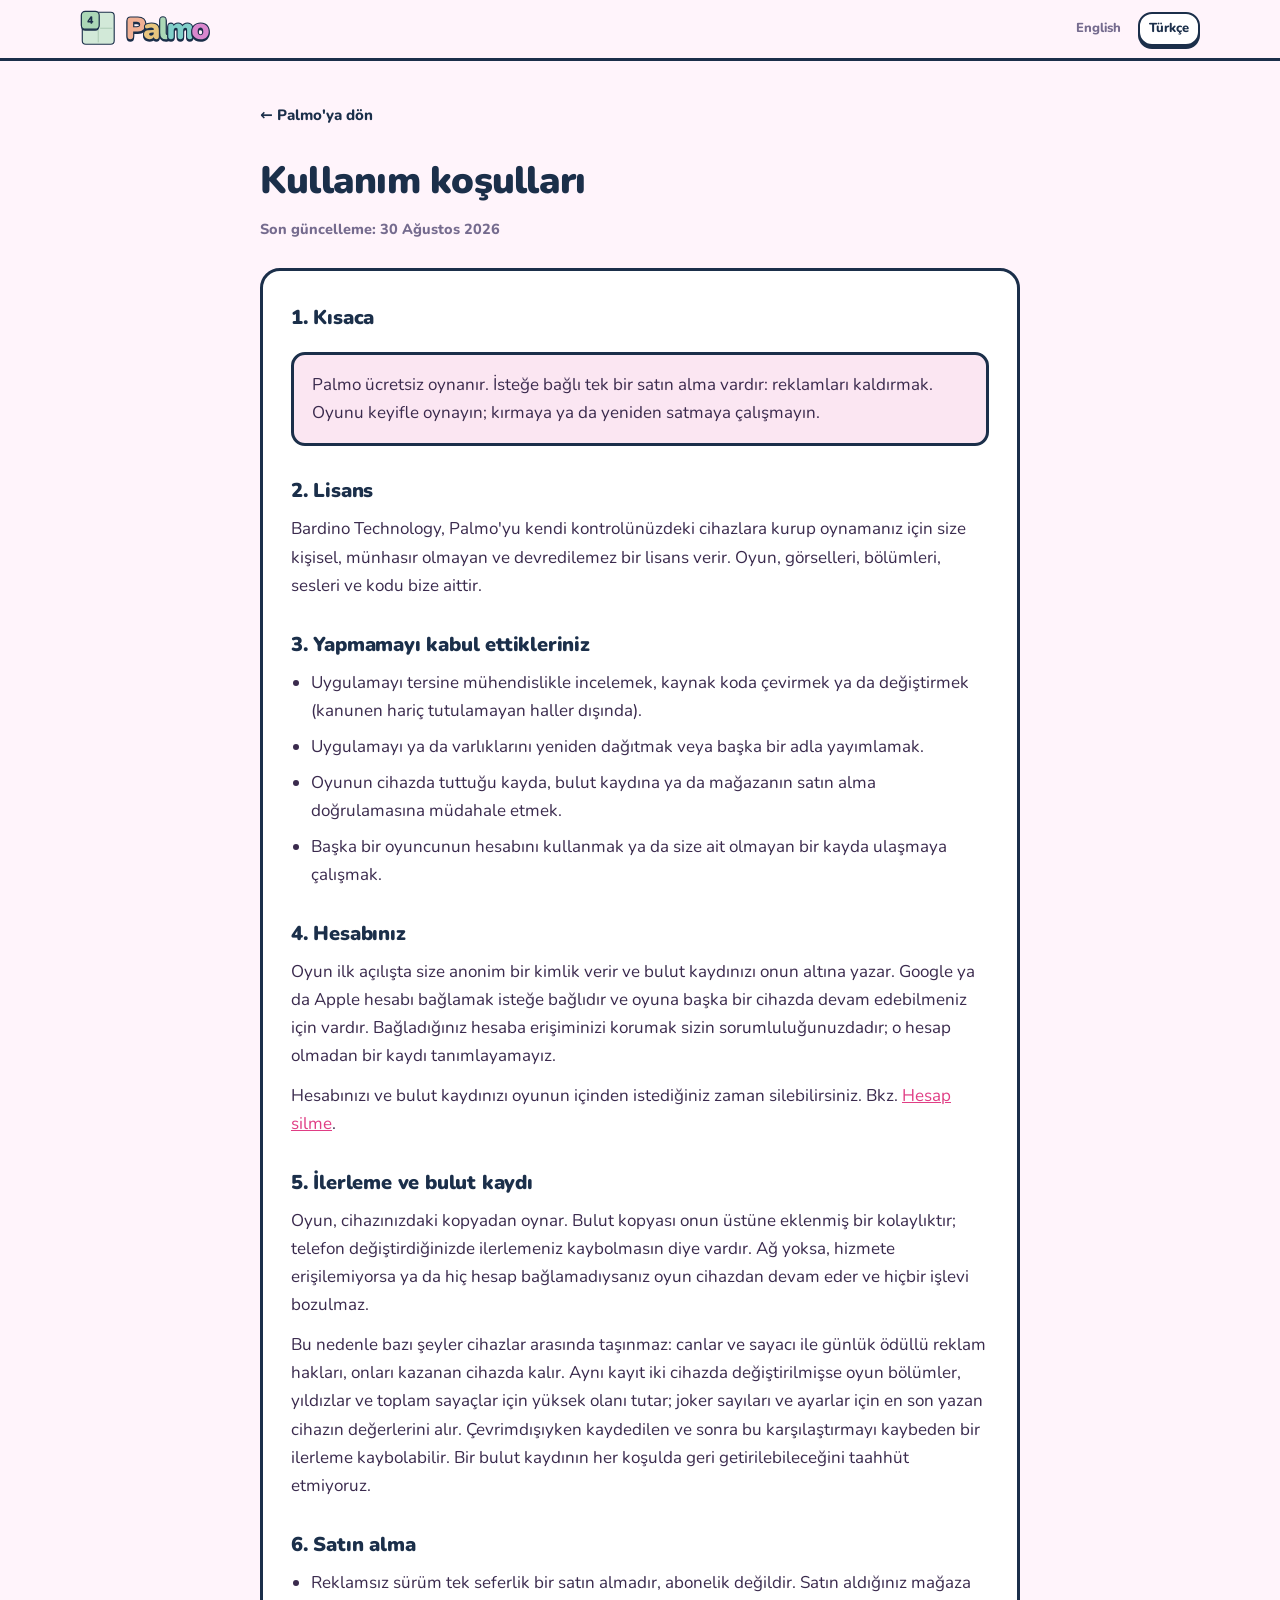
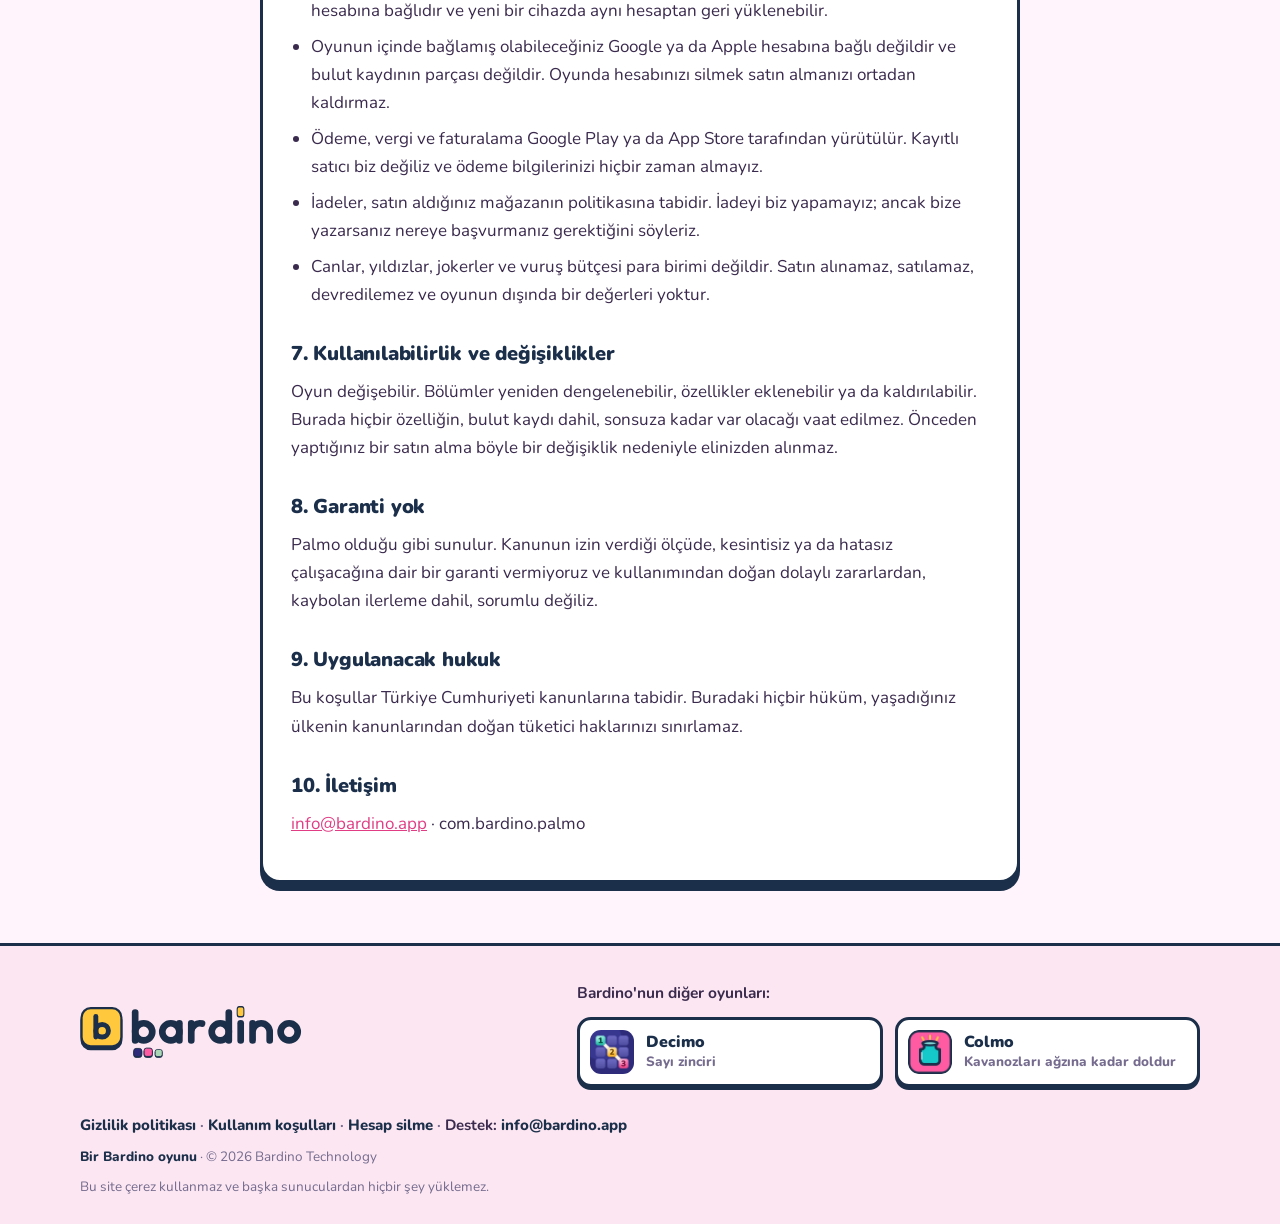
<file: tr/terms.html>
<!DOCTYPE html>
<html lang="tr">
<head>
    <meta charset="UTF-8">
    <meta name="viewport" content="width=device-width, initial-scale=1.0">
    <meta name="description" content="Lisans, isteğe bağlı tek satın alma, anonim hesabınız ve bulut kaydının neyi vaat edip neyi etmediği.">
    <meta name="robots" content="index, follow">
    <meta property="og:type" content="website">
    <meta property="og:url" content="https://palmo.bardino.app/tr/terms.html">
    <meta property="og:title" content="Kullanım koşulları - Palmo">
    <meta property="og:description" content="Lisans, isteğe bağlı tek satın alma, anonim hesabınız ve bulut kaydının neyi vaat edip neyi etmediği.">
    <meta property="og:locale" content="tr_TR">
    <meta property="og:site_name" content="Palmo">
    <meta property="og:image" content="https://palmo.bardino.app/assets/palmo-share.png">
    <meta property="og:image:width" content="1200">
    <meta property="og:image:height" content="630">
    <meta name="twitter:image" content="https://palmo.bardino.app/assets/palmo-share.png">
    <meta name="twitter:card" content="summary_large_image">
    <meta name="twitter:title" content="Kullanım koşulları - Palmo">
    <meta name="twitter:description" content="Lisans, isteğe bağlı tek satın alma, anonim hesabınız ve bulut kaydının neyi vaat edip neyi etmediği.">
    <meta name="theme-color" content="#FFF4FB" media="(prefers-color-scheme: light)">
    <meta name="theme-color" content="#1B2F4A" media="(prefers-color-scheme: dark)">
    <title>Kullanım koşulları - Palmo</title>
    <link rel="canonical" href="https://palmo.bardino.app/tr/terms.html">
    <link rel="alternate" hreflang="en" href="https://palmo.bardino.app/terms.html">
    <link rel="alternate" hreflang="tr" href="https://palmo.bardino.app/tr/terms.html">
    <link rel="alternate" hreflang="x-default" href="https://palmo.bardino.app/terms.html">
    <link rel="icon" type="image/svg+xml" href="/assets/palmo-mark.svg">
    <link rel="apple-touch-icon" href="/assets/palmo-icon.png">
    <link rel="manifest" href="/manifest.json">
    <link rel="preload" href="/assets/fonts/nunito-900.woff2" as="font" type="font/woff2" crossorigin>
    <link rel="preload" href="/assets/fonts/nunito-400.woff2" as="font" type="font/woff2" crossorigin>
    <link rel="stylesheet" href="/css/style.css">
    <link rel="stylesheet" href="/css/legal.css">
</head>
<body>
<header class="ust">
    <div class="kap">
        <a class="marka" href="/tr/"><svg class="kilit" focusable="false" xmlns="http://www.w3.org/2000/svg" viewBox="-12 -12 700 200" role="img" aria-label="Palmo">
<g transform="scale(0.84)"><rect x="0" y="0" width="200" height="200" rx="22" fill="#D2E9D8" stroke="#1B2F4A" stroke-width="7"></rect>
<line x1="100" y1="14" x2="100" y2="86" stroke="#89AC92" stroke-width="3.2" stroke-linecap="round"></line>
<line x1="100" y1="114" x2="100" y2="186" stroke="#89AC92" stroke-width="3.2" stroke-linecap="round"></line>
<line x1="14" y1="100" x2="86" y2="100" stroke="#89AC92" stroke-width="3.2" stroke-linecap="round"></line>
<line x1="114" y1="100" x2="186" y2="100" stroke="#89AC92" stroke-width="3.2" stroke-linecap="round"></line>
<rect x="-6" y="-6" width="112" height="112" rx="25" fill="#1B2F4A" transform="translate(0,9)"></rect>
<rect x="-6" y="-6" width="112" height="112" rx="25" fill="#ABD7B6" stroke="#1B2F4A" stroke-width="7.5"></rect>
<path d="M57 72.31Q54.22 72.31 52.67 70.79Q51.12 69.27 51.12 66.3L51.12 63.93L37.86 63.93Q34.95 63.93 33.34 62.61Q31.72 61.29 31.72 58.58Q31.72 57 32.31 55.51Q32.91 54.03 34.42 51.91L50.53 28.42Q51.85 26.44 53.5 25.51Q55.15 24.59 57.39 24.59Q59.9 24.59 61.35 26.07Q62.8 27.56 62.8 30.6L62.8 54.75L64.39 54.75Q66.9 54.75 68.18 55.94Q69.47 57.13 69.47 59.31Q69.47 61.55 68.18 62.74Q66.9 63.93 64.39 63.93L62.8 63.93L62.8 66.3Q62.8 69.21 61.32 70.76Q59.83 72.31 57 72.31ZM51.12 54.75L51.12 39.18L52.97 39.18L40.56 57.59L40.56 54.75Z" fill="#1B2F4A"/></g>
<g transform="translate(228,0)" stroke="#1B2F4A" stroke-width="11" paint-order="stroke fill" stroke-linejoin="round">
<path d="M24.96 149.44Q17.92 149.44 14.08 145.52Q10.24 141.6 10.24 134.56L10.24 50.08Q10.24 42.88 14.16 39.04Q18.08 35.2 25.12 35.2L64.48 35.2Q83.68 35.2 94.16 45.04Q104.64 54.88 104.64 72.16Q104.64 89.44 94.16 99.28Q83.68 109.12 64.48 109.12L39.68 109.12L39.68 134.56Q39.68 141.6 36 145.52Q32.32 149.44 24.96 149.44ZM39.68 86.56L59.36 86.56Q67.68 86.56 72.16 82.96Q76.64 79.36 76.64 72.16Q76.64 64.8 72.16 61.28Q67.68 57.76 59.36 57.76L39.68 57.76Z" fill="#1B2F4A"/><path d="M24.96 141.44Q17.92 141.44 14.08 137.52Q10.24 133.6 10.24 126.56L10.24 42.08Q10.24 34.88 14.16 31.04Q18.08 27.2 25.12 27.2L64.48 27.2Q83.68 27.2 94.16 37.04Q104.64 46.88 104.64 64.16Q104.64 81.44 94.16 91.28Q83.68 101.12 64.48 101.12L39.68 101.12L39.68 126.56Q39.68 133.6 36 137.52Q32.32 141.44 24.96 141.44ZM39.68 78.56L59.36 78.56Q67.68 78.56 72.16 74.96Q76.64 71.36 76.64 64.16Q76.64 56.8 72.16 53.28Q67.68 49.76 59.36 49.76L39.68 49.76Z" fill="#F0B094"/>
<path d="M127.68 149.76Q118.56 149.76 111.6 146.4Q104.64 143.04 100.72 137.2Q96.8 131.36 96.8 123.84Q96.8 115.2 101.28 110.24Q105.76 105.28 115.68 103.12Q125.6 100.96 142.08 100.96L150.88 100.96L150.88 114.4L142.08 114.4Q135.84 114.4 131.76 115.28Q127.68 116.16 125.76 118Q123.84 119.84 123.84 122.72Q123.84 126.4 126.48 128.8Q129.12 131.2 134.08 131.2Q138.08 131.2 141.2 129.44Q144.32 127.68 146.24 124.56Q148.16 121.44 148.16 117.28L148.16 98.72Q148.16 92.96 145.2 90.56Q142.24 88.16 135.04 88.16Q131.2 88.16 126.4 89.04Q121.6 89.92 115.68 92.16Q111.36 93.76 108.32 92.64Q105.28 91.52 103.6 88.8Q101.92 86.08 102 82.88Q102.08 79.68 104.08 76.8Q106.08 73.92 110.24 72.32Q117.92 69.44 124.4 68.48Q130.88 67.52 136.32 67.52Q149.44 67.52 158 71.28Q166.56 75.04 170.8 82.8Q175.04 90.56 175.04 102.72L175.04 135.04Q175.04 142.08 171.68 145.76Q168.32 149.44 161.92 149.44Q155.36 149.44 151.92 145.76Q148.48 142.08 148.48 135.04L148.48 130.88L149.44 133.12Q148.64 138.24 145.76 141.92Q142.88 145.6 138.24 147.68Q133.6 149.76 127.68 149.76Z" fill="#1B2F4A"/><path d="M127.68 141.76Q118.56 141.76 111.6 138.4Q104.64 135.04 100.72 129.2Q96.8 123.36 96.8 115.84Q96.8 107.2 101.28 102.24Q105.76 97.28 115.68 95.12Q125.6 92.96 142.08 92.96L150.88 92.96L150.88 106.4L142.08 106.4Q135.84 106.4 131.76 107.28Q127.68 108.16 125.76 110Q123.84 111.84 123.84 114.72Q123.84 118.4 126.48 120.8Q129.12 123.2 134.08 123.2Q138.08 123.2 141.2 121.44Q144.32 119.68 146.24 116.56Q148.16 113.44 148.16 109.28L148.16 90.72Q148.16 84.96 145.2 82.56Q142.24 80.16 135.04 80.16Q131.2 80.16 126.4 81.04Q121.6 81.92 115.68 84.16Q111.36 85.76 108.32 84.64Q105.28 83.52 103.6 80.8Q101.92 78.08 102 74.88Q102.08 71.68 104.08 68.8Q106.08 65.92 110.24 64.32Q117.92 61.44 124.4 60.48Q130.88 59.52 136.32 59.52Q149.44 59.52 158 63.28Q166.56 67.04 170.8 74.8Q175.04 82.56 175.04 94.72L175.04 127.04Q175.04 134.08 171.68 137.76Q168.32 141.44 161.92 141.44Q155.36 141.44 151.92 137.76Q148.48 134.08 148.48 127.04L148.48 122.88L149.44 125.12Q148.64 130.24 145.76 133.92Q142.88 137.6 138.24 139.68Q133.6 141.76 127.68 141.76Z" fill="#E7C57E"/>
<path d="M212.24 149.76Q196.88 149.76 189.6 141.52Q182.32 133.28 182.32 116.64L182.32 48.16Q182.32 41.12 186 37.44Q189.68 33.76 196.4 33.76Q203.28 33.76 207.04 37.44Q210.8 41.12 210.8 48.16L210.8 115.68Q210.8 121.6 213.12 124.32Q215.44 127.04 219.12 127.04Q220.24 127.04 221.44 126.8Q222.64 126.56 224.08 126.4Q226.8 126.4 228.16 128.48Q229.52 130.56 229.52 136.96Q229.52 142.56 227.28 145.36Q225.04 148.16 220.4 148.96Q219.12 149.12 216.72 149.44Q214.32 149.76 212.24 149.76Z" fill="#1B2F4A"/><path d="M212.24 141.76Q196.88 141.76 189.6 133.52Q182.32 125.28 182.32 108.64L182.32 40.16Q182.32 33.12 186 29.44Q189.68 25.76 196.4 25.76Q203.28 25.76 207.04 29.44Q210.8 33.12 210.8 40.16L210.8 107.68Q210.8 113.6 213.12 116.32Q215.44 119.04 219.12 119.04Q220.24 119.04 221.44 118.8Q222.64 118.56 224.08 118.4Q226.8 118.4 228.16 120.48Q229.52 122.56 229.52 128.96Q229.52 134.56 227.28 137.36Q225.04 140.16 220.4 140.96Q219.12 141.12 216.72 141.44Q214.32 141.76 212.24 141.76Z" fill="#ABD7B6"/>
<path d="M238.72 149.44Q232 149.44 228.32 145.76Q224.64 142.08 224.64 135.04L224.64 82.08Q224.64 75.2 228.24 71.52Q231.84 67.84 238.56 67.84Q245.28 67.84 248.8 71.52Q252.32 75.2 252.32 82.08L252.32 90.88L250.56 83.04Q253.92 76 260.56 71.76Q267.2 67.52 276.32 67.52Q284.96 67.52 291.12 71.68Q297.28 75.84 300 84.32L297.76 84.32Q301.44 76.48 308.8 72Q316.16 67.52 325.12 67.52Q334.4 67.52 340.32 71.12Q346.24 74.72 349.2 82.32Q352.16 89.92 352.16 101.44L352.16 135.04Q352.16 142.08 348.4 145.76Q344.64 149.44 337.76 149.44Q331.04 149.44 327.36 145.76Q323.68 142.08 323.68 135.04L323.68 102.24Q323.68 95.36 321.6 92.32Q319.52 89.28 314.72 89.28Q308.8 89.28 305.68 93.44Q302.56 97.6 302.56 105.28L302.56 135.04Q302.56 142.08 298.88 145.76Q295.2 149.44 288.32 149.44Q281.44 149.44 277.76 145.76Q274.08 142.08 274.08 135.04L274.08 102.24Q274.08 95.36 272 92.32Q269.92 89.28 265.12 89.28Q259.36 89.28 256.24 93.44Q253.12 97.6 253.12 105.28L253.12 135.04Q253.12 149.44 238.72 149.44Z" fill="#1B2F4A"/><path d="M238.72 141.44Q232 141.44 228.32 137.76Q224.64 134.08 224.64 127.04L224.64 74.08Q224.64 67.2 228.24 63.52Q231.84 59.84 238.56 59.84Q245.28 59.84 248.8 63.52Q252.32 67.2 252.32 74.08L252.32 82.88L250.56 75.04Q253.92 68 260.56 63.76Q267.2 59.52 276.32 59.52Q284.96 59.52 291.12 63.68Q297.28 67.84 300 76.32L297.76 76.32Q301.44 68.48 308.8 64Q316.16 59.52 325.12 59.52Q334.4 59.52 340.32 63.12Q346.24 66.72 349.2 74.32Q352.16 81.92 352.16 93.44L352.16 127.04Q352.16 134.08 348.4 137.76Q344.64 141.44 337.76 141.44Q331.04 141.44 327.36 137.76Q323.68 134.08 323.68 127.04L323.68 94.24Q323.68 87.36 321.6 84.32Q319.52 81.28 314.72 81.28Q308.8 81.28 305.68 85.44Q302.56 89.6 302.56 97.28L302.56 127.04Q302.56 134.08 298.88 137.76Q295.2 141.44 288.32 141.44Q281.44 141.44 277.76 137.76Q274.08 134.08 274.08 127.04L274.08 94.24Q274.08 87.36 272 84.32Q269.92 81.28 265.12 81.28Q259.36 81.28 256.24 85.44Q253.12 89.6 253.12 97.28L253.12 127.04Q253.12 141.44 238.72 141.44Z" fill="#81CFC9"/>
<path d="M394.16 149.76Q381.04 149.76 371.28 144.8Q361.52 139.84 356.08 130.56Q350.64 121.28 350.64 108.64Q350.64 99.04 353.68 91.44Q356.72 83.84 362.48 78.48Q368.24 73.12 376.24 70.32Q384.24 67.52 394.16 67.52Q407.28 67.52 417.04 72.48Q426.8 77.44 432.16 86.64Q437.52 95.84 437.52 108.64Q437.52 118.08 434.48 125.76Q431.44 133.44 425.76 138.8Q420.08 144.16 412 146.96Q403.92 149.76 394.16 149.76ZM394.16 128.8Q398.48 128.8 401.84 126.64Q405.2 124.48 407.04 120.08Q408.88 115.68 408.88 108.64Q408.88 97.92 404.72 93.2Q400.56 88.48 394.16 88.48Q389.84 88.48 386.48 90.56Q383.12 92.64 381.2 97.04Q379.28 101.44 379.28 108.64Q379.28 119.2 383.44 124Q387.6 128.8 394.16 128.8Z" fill="#1B2F4A"/><path d="M394.16 141.76Q381.04 141.76 371.28 136.8Q361.52 131.84 356.08 122.56Q350.64 113.28 350.64 100.64Q350.64 91.04 353.68 83.44Q356.72 75.84 362.48 70.48Q368.24 65.12 376.24 62.32Q384.24 59.52 394.16 59.52Q407.28 59.52 417.04 64.48Q426.8 69.44 432.16 78.64Q437.52 87.84 437.52 100.64Q437.52 110.08 434.48 117.76Q431.44 125.44 425.76 130.8Q420.08 136.16 412 138.96Q403.92 141.76 394.16 141.76ZM394.16 120.8Q398.48 120.8 401.84 118.64Q405.2 116.48 407.04 112.08Q408.88 107.68 408.88 100.64Q408.88 89.92 404.72 85.2Q400.56 80.48 394.16 80.48Q389.84 80.48 386.48 82.56Q383.12 84.64 381.2 89.04Q379.28 93.44 379.28 100.64Q379.28 111.2 383.44 116Q387.6 120.8 394.16 120.8Z" fill="#D987CE"/>
</g>
</svg></a>
        <div class="diller"><a href="/terms.html" hreflang="en" lang="en"><span class="dil-ad">English</span><span class="dil-kod" aria-hidden="true">EN</span></a><a href="/tr/terms.html" hreflang="tr" lang="tr" aria-current="page"><span class="dil-ad">Türkçe</span><span class="dil-kod" aria-hidden="true">TR</span></a></div>
    </div>
</header>

<section class="yasal">
    <div class="kap">
        <a class="geri" href="/tr/">&larr; Palmo'ya dön</a>
        <h1>Kullanım koşulları</h1>
        <p class="tarih">Son güncelleme: <time datetime="2026-08-30">30 Ağustos 2026</time></p>
        <div class="govde"><h2>1. Kısaca</h2><div class="vurgu"><p>Palmo ücretsiz oynanır. İsteğe bağlı tek bir satın alma vardır: reklamları kaldırmak. Oyunu keyifle oynayın; kırmaya ya da yeniden satmaya çalışmayın.</p></div><h2>2. Lisans</h2><p>Bardino Technology, Palmo'yu kendi kontrolünüzdeki cihazlara kurup oynamanız için size kişisel, münhasır olmayan ve devredilemez bir lisans verir. Oyun, görselleri, bölümleri, sesleri ve kodu bize aittir.</p><h2>3. Yapmamayı kabul ettikleriniz</h2><ul><li>Uygulamayı tersine mühendislikle incelemek, kaynak koda çevirmek ya da değiştirmek (kanunen hariç tutulamayan haller dışında).</li><li>Uygulamayı ya da varlıklarını yeniden dağıtmak veya başka bir adla yayımlamak.</li><li>Oyunun cihazda tuttuğu kayda, bulut kaydına ya da mağazanın satın alma doğrulamasına müdahale etmek.</li><li>Başka bir oyuncunun hesabını kullanmak ya da size ait olmayan bir kayda ulaşmaya çalışmak.</li></ul><h2>4. Hesabınız</h2><p>Oyun ilk açılışta size anonim bir kimlik verir ve bulut kaydınızı onun altına yazar. Google ya da Apple hesabı bağlamak isteğe bağlıdır ve oyuna başka bir cihazda devam edebilmeniz için vardır. Bağladığınız hesaba erişiminizi korumak sizin sorumluluğunuzdadır; o hesap olmadan bir kaydı tanımlayamayız.</p><p>Hesabınızı ve bulut kaydınızı oyunun içinden istediğiniz zaman silebilirsiniz. Bkz. <a href="/tr/account-deletion.html">Hesap silme</a>.</p><h2>5. İlerleme ve bulut kaydı</h2><p>Oyun, cihazınızdaki kopyadan oynar. Bulut kopyası onun üstüne eklenmiş bir kolaylıktır; telefon değiştirdiğinizde ilerlemeniz kaybolmasın diye vardır. Ağ yoksa, hizmete erişilemiyorsa ya da hiç hesap bağlamadıysanız oyun cihazdan devam eder ve hiçbir işlevi bozulmaz.</p><p>Bu nedenle bazı şeyler cihazlar arasında taşınmaz: canlar ve sayacı ile günlük ödüllü reklam hakları, onları kazanan cihazda kalır. Aynı kayıt iki cihazda değiştirilmişse oyun bölümler, yıldızlar ve toplam sayaçlar için yüksek olanı tutar; joker sayıları ve ayarlar için en son yazan cihazın değerlerini alır. Çevrimdışıyken kaydedilen ve sonra bu karşılaştırmayı kaybeden bir ilerleme kaybolabilir. Bir bulut kaydının her koşulda geri getirilebileceğini taahhüt etmiyoruz.</p><h2>6. Satın alma</h2><ul><li>Reklamsız sürüm tek seferlik bir satın almadır, abonelik değildir. Satın aldığınız mağaza hesabına bağlıdır ve yeni bir cihazda aynı hesaptan geri yüklenebilir.</li><li>Oyunun içinde bağlamış olabileceğiniz Google ya da Apple hesabına bağlı değildir ve bulut kaydının parçası değildir. Oyunda hesabınızı silmek satın almanızı ortadan kaldırmaz.</li><li>Ödeme, vergi ve faturalama Google Play ya da App Store tarafından yürütülür. Kayıtlı satıcı biz değiliz ve ödeme bilgilerinizi hiçbir zaman almayız.</li><li>İadeler, satın aldığınız mağazanın politikasına tabidir. İadeyi biz yapamayız; ancak bize yazarsanız nereye başvurmanız gerektiğini söyleriz.</li><li>Canlar, yıldızlar, jokerler ve vuruş bütçesi para birimi değildir. Satın alınamaz, satılamaz, devredilemez ve oyunun dışında bir değerleri yoktur.</li></ul><h2>7. Kullanılabilirlik ve değişiklikler</h2><p>Oyun değişebilir. Bölümler yeniden dengelenebilir, özellikler eklenebilir ya da kaldırılabilir. Burada hiçbir özelliğin, bulut kaydı dahil, sonsuza kadar var olacağı vaat edilmez. Önceden yaptığınız bir satın alma böyle bir değişiklik nedeniyle elinizden alınmaz.</p><h2>8. Garanti yok</h2><p>Palmo olduğu gibi sunulur. Kanunun izin verdiği ölçüde, kesintisiz ya da hatasız çalışacağına dair bir garanti vermiyoruz ve kullanımından doğan dolaylı zararlardan, kaybolan ilerleme dahil, sorumlu değiliz.</p><h2>9. Uygulanacak hukuk</h2><p>Bu koşullar Türkiye Cumhuriyeti kanunlarına tabidir. Buradaki hiçbir hüküm, yaşadığınız ülkenin kanunlarından doğan tüketici haklarınızı sınırlamaz.</p><h2>10. İletişim</h2><p><!--email_off--><a href="mailto:info@bardino.app">info@bardino.app</a><!--/email_off--> &middot; com.bardino.palmo</p></div>
    </div>
</section>
<footer class="aile">
    <div class="kap aile-ust">
        <a class="aile-marka" href="https://bardino.app/tr/"><svg class="aile-logo bardino-intro" viewBox="0 0 600 150" data-bardino-intro role="img" aria-label="Bardino"><g class="bi-mark"><g transform="translate(0 6) scale(1.12)"><rect x="4.5" y="9.5" width="91" height="87" rx="21" class="bi-ef bi-es" stroke-width="5"/><rect x="4.5" y="3" width="91" height="87" rx="21" fill="#FFC83D" class="bi-es" stroke-width="5"/><g fill="none" stroke="#1B2F4A" stroke-width="11.2" stroke-linecap="round"><path d="M37.1 22.1V68.9"/><circle cx="51.5" cy="54.5" r="14.4"/></g></g></g><g class="bi-word"><g transform="translate(134 8) scale(.62)" fill="none" stroke="currentColor" stroke-width="28" stroke-linecap="round" stroke-linejoin="round"><path d="M16 19V136"/><circle cx="52" cy="100" r="36"/><circle cx="166" cy="100" r="36"/><path d="M202 64V136"/><path d="M252 64V136M252 100A36 36 0 0 1 297.32 65.23"/><circle cx="374" cy="100" r="36"/><path d="M410 19V136"/><path d="M460 64V136"/><path d="M510 64V136M510 100A36 36 0 0 1 582 100V136"/><circle cx="664" cy="100" r="36"/></g></g><g transform="translate(139 112) scale(.65)"><g class="bi-stone"><rect x="2" y="6" width="32" height="32" rx="9" class="bi-ef bi-es" stroke-width="3.5"/><rect x="2" y="2" width="32" height="32" rx="9" fill="#2E2C7A" class="bi-es" stroke-width="3.5"/></g><g class="bi-stone"><rect x="44" y="6" width="32" height="32" rx="9" class="bi-ef bi-es" stroke-width="3.5"/><rect x="44" y="2" width="32" height="32" rx="9" fill="#FF5BA3" class="bi-es" stroke-width="3.5"/></g><g class="bi-stone"><rect x="86" y="6" width="32" height="32" rx="9" class="bi-ef bi-es" stroke-width="3.5"/><rect x="86" y="2" width="32" height="32" rx="9" fill="#ABD7B6" class="bi-es" stroke-width="3.5"/></g></g><g class="bi-dot" transform="translate(419.2 30.94)"><rect x="-9.92" y="-19.84" width="19.84" height="19.84" rx="5.58" fill="#FFC83D" class="bi-es" stroke-width="3.1"/></g></svg></a>
        <div class="aile-kardes">
            <p>Bardino'nun diğer oyunları:</p>
            <ul><li><a href="https://decimo.bardino.app/tr/"><img src="/assets/aile/decimo.webp" alt="" width="44" height="44" loading="lazy"><span><b>Decimo</b><small>Sayı zinciri</small></span></a></li><li><a href="https://colmo.bardino.app/tr/"><img src="/assets/aile/colmo.webp" alt="" width="44" height="44" loading="lazy"><span><b>Colmo</b><small>Kavanozları ağzına kadar doldur</small></span></a></li></ul>
        </div>
    </div>
    <div class="kap aile-alt">
        <p class="f-baglantilar"><a href="/tr/privacy.html">Gizlilik politikası</a><span class="f-ayrac" aria-hidden="true"> · </span><a href="/tr/terms.html">Kullanım koşulları</a><span class="f-ayrac" aria-hidden="true"> · </span><a href="/tr/account-deletion.html">Hesap silme</a><span class="f-ayrac" aria-hidden="true"> · </span><span class="f-destek"><!--email_off-->Destek: <a href="mailto:info@bardino.app">info@bardino.app</a><!--/email_off--></span></p>
        <p class="f-studyo"><a href="https://bardino.app/tr/">Bir Bardino oyunu</a><span class="f-ayrac" aria-hidden="true"> · </span>&copy; 2026 Bardino Technology</p>
        <p class="f-not">Bu site çerez kullanmaz ve başka sunuculardan hiçbir şey yüklemez.</p>
    </div>
</footer>

<script src="/assets/bardino-intro.js" defer></script>
</body>
</html>
</file>
<file: css/style.css>
/* Palmo - palmo.bardino.app
 *
 * Palet ve olculer oyunun jetonlarindan alindi, siteye renk uydurulmadi.
 * Kaynak: Brainstorming/palmo/design-r3/tokens/{colors,numo,elevation,space,
 * typography}.css ve uygulamadaki lib/design/tokens.dart. Siteyi gorup
 * uygulamayi acan kisi ayni urune bakmali.
 *
 * Iki aile yasasi burada da gecerli:
 *   1. Golge asla blur icermez. Derinlik KATI ofset cikintidir.
 *   2. Ofset daima ASAGI: 0 Npx 0. Yan kacis yok. (Colmo'nun sitesi 3px 3px
 *      kullaniyordu; Palmo'nun elevation.css'i yan ofseti acikca reddediyor.)
 */

/* Nunito sitenin kendi sunucusundan (assets/fonts, tools/build-fonts.py).
   Eskiden fonts.googleapis.com'dan geliyordu ve her ziyaret IP'yi Google'a
   veriyordu. Lisans: assets/fonts/OFL.txt. */
@font-face {
  font-family: Nunito; font-style: normal; font-weight: 400; font-display: swap;
  src: url(/assets/fonts/nunito-400.woff2) format("woff2");
}
@font-face {
  font-family: Nunito; font-style: normal; font-weight: 700; font-display: swap;
  src: url(/assets/fonts/nunito-700.woff2) format("woff2");
}
@font-face {
  font-family: Nunito; font-style: normal; font-weight: 800; font-display: swap;
  src: url(/assets/fonts/nunito-800.woff2) format("woff2");
}
@font-face {
  font-family: Nunito; font-style: normal; font-weight: 900; font-display: swap;
  src: url(/assets/fonts/nunito-900.woff2) format("woff2");
}

:root {
  /* zemin / yuzey / cukur */
  --bg:         #FFF4FB;
  --surface:    #FFFFFF;
  --well:       #FBE6F2;
  --well-deep:  #EFD0E4;

  /* murekkep + metin. --ink KONTURDUR, govde metni --text. */
  --ink:        #1B2F4A;
  --ink-soft:   #3E5878;
  --text:       #3A2A4D;
  --text-2:     #756B8E;

  /* Yalnizca sitede kullanilanlar yazildi. Paletin tamami (numo 1-9, mor,
     acik tonlar) oyunun jetonlarinda; kullanilmayani buraya kopyalamak olu
     degisken uretir. Numo renkleri siteye wordmark SVG'sinden geliyor. */
  --pink-dark:  #E03D84;
  --teal-dark:  #0FA3A3;
  --yellow:     #FFC83D;

  /* space.css yaricaplari */
  --r-chrome: 14px;
  --r-card:   20px;
  --r-panel:  28px;

  /* space.css konturlari */
  --s-patch: 3px;
  --s-card:  4px;
  --s-panel: 6px;

  /* elevation.css: uc kot, hepsi asagi, hicbiri blur'lu degil */
  --lift-chrome: 0 3px 0 var(--ink);
  --lift-card:   0 4px 0 var(--ink);
  --lift-panel:  0 8px 0 var(--ink);

  /* Baslik rengi --ink'ten ayrildi. Acik temada ikisi ayni lacivert; koyu
     temada --ink (kontur, kot) koyulasir, baslik acilir. */
  --head:       var(--ink);
  --top:        rgba(255, 244, 251, .94);
  color-scheme: light dark;
}

/* Koyu tema: sistem tercihine uyuyor, bardino.app ile ayni kural. Oyunun koyu
   temasi yok; zemin bardino.app'in koyu temada Palmo kartina verdigi renk
   (#1B2F4A, oyunun murekkebi), kontur ve kot oradaki #07060F. Ara tonlar bu
   ikisiyle acik metin renginin karisimi. Pembe ve turkuaz vurgularin koyu
   tonu lacivert zeminde okunmuyor; yerlerine oyunun kendi acik tonlari
   (pinkLight #FFB8D4, tealLight #8CEAE6) geliyor. Degisken adlari rol adi
   olarak kaldi. */
@media (prefers-color-scheme: dark) {
  :root {
    --bg:         #1B2F4A;
    --surface:    #2D3F57;
    --well:       #152338;
    --well-deep:  #3E5878;
    --ink:        #07060F;
    --text:       #E9E3EF;
    --text-2:     #B8C4D6;
    --head:       #FDF6F0;
    --pink-dark:  #FFB8D4;
    --teal-dark:  #8CEAE6;
    --top:        rgba(27, 47, 74, .94);
  }
  /* Kilit SVG'si sayfaya gomulu (build.py inline_svg); konturu ve golge
     katmani lacivert ve lacivert zeminde kayboluyor. Koyu temada konturun
     rengini aliyor, harflerin kendi renkleri degismiyor. */
  .kilit [stroke="#1B2F4A"] { stroke: var(--ink); }
  .kilit [fill="#1B2F4A"] { fill: var(--ink); }
}

* { box-sizing: border-box; margin: 0; padding: 0; }

/* Genislik ezilirken yukseklik oznitelikte kalirsa 844 piksellik bos bir satir
   aciliyor ve metin ekranin altina dusuyor. height:auto sart. */
img { max-width: 100%; height: auto; display: block; }

html { scroll-behavior: smooth; }

body {
  background: var(--bg);
  color: var(--text);
  font-family: Nunito, system-ui, -apple-system, "Segoe UI", sans-serif;
  font-size: 17px;
  line-height: 1.65;
  -webkit-font-smoothing: antialiased;
}

.kap { width: min(1120px, 92vw); margin: 0 auto; }

a { color: var(--pink-dark); }

/* ── Ust bar ─────────────────────────────────────────────────────────── */
.ust {
  position: sticky; top: 0; z-index: 50;
  background: var(--top);
  border-bottom: var(--s-patch) solid var(--ink);
}
.ust .kap { display: flex; align-items: center; gap: 14px; padding: 10px 0; }
.marka { display: flex; align-items: center; text-decoration: none; }
/* Yatay kilit HTML'e gomulu SVG: harfleri Nunito 900 ve o font ancak belgeye
   gomuluyken uygulanir (bkz. build.py inline_svg). Kutu, kontur ya da kot
   eklenmiyor; kilidin kendi konturu var. */
.marka .kilit { height: 38px; width: auto; display: block; }
@media (max-width: 560px) { .marka .kilit { height: 32px; } }

/* Dil secici: bayrak yok. Bayrak dili degil ulkeyi gosterir ve altisi da
   birden cok ulkede konusuluyor. */
.diller { margin-left: auto; display: flex; gap: 6px; flex-wrap: wrap; }
.diller a {
  position: relative;
  display: inline-block; padding: 4px 9px; border-radius: var(--r-chrome);
  font-size: 13px; font-weight: 800; text-decoration: none;
  color: var(--text-2); border: 2px solid transparent;
}
/* Telefonda tam adlar uc satira tasiyordu. 720 pikselin altinda yalnizca kod
   gorunur; tam ad gorsel olarak gizlenir ama DOM'da kalir, ekran okuyucu onu
   okur (kod aria-hidden). Cubuk tek satir: nowrap. */
.dil-kod { display: none; }
@media (max-width: 720px) {
  .ust .kap { gap: 10px; }
  .diller { gap: 2px; flex-wrap: nowrap; }
  .diller a { padding: 3px 6px; font-size: 12.5px; }
  .dil-ad {
    position: absolute; width: 1px; height: 1px; margin: -1px; padding: 0;
    overflow: hidden; clip: rect(0 0 0 0); clip-path: inset(50%);
    white-space: nowrap; border: 0;
  }
  .dil-kod { display: inline; }
}
@media (max-width: 400px) { .marka .kilit { height: 28px; } }
@media (max-width: 350px) {
  .marka .kilit { height: 24px; }
  .diller a { padding: 3px 4px; }
}
.diller a:hover { color: var(--head); border-color: var(--well-deep); }
.diller a[aria-current="page"] {
  color: var(--head); background: var(--surface);
  border-color: var(--ink); box-shadow: var(--lift-chrome);
}

/* ── Kahraman ────────────────────────────────────────────────────────── */
.kahraman { padding: 58px 0 44px; }
.kahraman .kap {
  display: grid; grid-template-columns: 1.05fr .95fr; gap: 46px;
  align-items: center;
}
@media (max-width: 860px) {
  .kahraman { padding: 34px 0 28px; }
  .kahraman .kap { grid-template-columns: 1fr; gap: 30px; }
}

.kahraman h1 {
  margin: 0 0 14px;
  font-size: clamp(33px, 5.4vw, 52px); line-height: 1.1;
  font-weight: 900; letter-spacing: -.02em; color: var(--head);
}
.kahraman h1 em { font-style: normal; color: var(--pink-dark); }
.alt { font-size: 18px; color: var(--text-2); max-width: 48ch; }
.kucuk { margin-top: 14px; font-size: 14px; color: var(--text-2); font-weight: 800; }

/* Magaza rozetleri resmi dosyalar, olduklari gibi: kabartma, cerceve ya da
   renk eklenmez (Apple ve Google kilavuzu). Kati golge kurali burada islemez.
   Iki rozet arasi en az rozet boyunun dortte biri. */
.magaza { margin-top: 22px; display: flex; gap: 12px; flex-wrap: wrap; }
.magaza a { display: block; }
.magaza img { height: 48px; width: auto; }
.kapanis .magaza { justify-content: center; }

.telefon { display: flex; justify-content: center; }
.telefon img {
  width: min(300px, 76vw);
  border-radius: var(--r-panel); border: var(--s-card) solid var(--ink);
  box-shadow: var(--lift-panel);
}
/* Ekran goruntusu yokken: marka isareti. Kendi varligimiz, ekran taklidi
   degil. Isaretin kendi konturu ve kotu SVG'nin icinde. */
.telefon .isaret { width: min(190px, 52vw); height: auto; display: block; }

/* ── Bolumler ───────────────────────────────────────────────────────── */
section { padding: 54px 0; }
.duvar-bolum {
  background: var(--well);
  border-top: var(--s-patch) solid var(--ink);
  border-bottom: var(--s-patch) solid var(--ink);
}
h2 {
  font-size: clamp(25px, 3.4vw, 34px); font-weight: 900;
  color: var(--head); letter-spacing: -.01em; text-align: center;
}
.bolum-alt { text-align: center; color: var(--text-2); margin: 10px auto 30px; max-width: 62ch; }
.duvar-bolum h2 { margin-bottom: 30px; }

/* ── Nasil oynanir ──────────────────────────────────────────────────── */
/* Dort adim, numarali. Numara tahtadaki numarali kare gibi: sari kare, kati
   kontur. Kart kotu asagi, blur yok. */
.nasil { padding-top: 6px; }
.adimlar {
  list-style: none; counter-reset: adim;
  display: grid; grid-template-columns: repeat(2, minmax(0, 1fr)); gap: 16px;
  max-width: 940px; margin: 28px auto 0;
}
@media (max-width: 720px) { .adimlar { grid-template-columns: 1fr; } }
.adimlar li {
  counter-increment: adim; position: relative;
  background: var(--surface); border: var(--s-patch) solid var(--ink);
  border-radius: var(--r-card); box-shadow: var(--lift-card);
  padding: 16px 18px 16px 66px; color: var(--text);
}
.adimlar li::before {
  content: counter(adim);
  position: absolute; left: 16px; top: 15px;
  width: 34px; height: 34px; display: grid; place-items: center;
  background: var(--yellow); color: #1B2F4A;
  border: var(--s-patch) solid var(--ink); border-radius: 10px;
  font-weight: 900; font-size: 17px; line-height: 1;
}
.nasil .bolum-alt { margin: 22px auto 0; font-weight: 800; }

/* Bant: magaza feature graphic'i, tam genislikte. Dosya yoksa build.py bu
   bolumu hic yazmiyor. */
.bant { padding: 0 0 54px; }
.bant img {
  width: min(1120px, 92vw); margin: 0 auto;
  border-radius: var(--r-card); border: var(--s-card) solid var(--ink);
  box-shadow: var(--lift-panel);
}

/* ── Vitrin ─────────────────────────────────────────────────────────── */
.vitrin { display: grid; grid-template-columns: repeat(4, 1fr); gap: 16px; }
@media (max-width: 900px) { .vitrin { grid-template-columns: repeat(2, 1fr); } }
.vitrin figure { text-align: center; }
.vitrin img {
  border-radius: var(--r-card); border: var(--s-patch) solid var(--ink);
  box-shadow: var(--lift-card);
}
.vitrin figcaption { margin-top: 10px; font-size: 14px; color: var(--text-2); font-weight: 800; }

/* Yer tutucu bir kare TAKLIDI degil, acikca bos bir cerceve: kesik kontur,
   kot yok (cukur bir sey golge dusurmez). */
.yer-tutucu {
  aspect-ratio: 390 / 844;
  display: flex; align-items: center; justify-content: center;
  padding: 12px; text-align: center;
  background: var(--surface);
  border: var(--s-patch) dashed var(--ink-soft);
  border-radius: var(--r-card);
}
.yer-tutucu span { color: var(--text-2); font-size: 14px; font-weight: 800; }

/* ── Kapanis ────────────────────────────────────────────────────────── */
.kapanis { text-align: center; }
.kapanis .kutu {
  background: var(--surface); border: var(--s-card) solid var(--ink);
  border-radius: var(--r-panel); box-shadow: var(--lift-panel);
  padding: 38px 26px; max-width: 720px; margin: 0 auto;
}
.kapanis .kutu .bolum-alt { margin-bottom: 0; }

/* ── Altbilgi ───────────────────────────────────────────────────────── */
/* Uc oyun sitesinde ayni yapi (bkz. build.py aile()): Bardino logosu, tek
   cumle ve iki kardes kart, en altta yasal satir. Burada Palmo'nun
   kurallariyla ciziliyor: kot daima asagi (0 Npx 0), blur yok. */
footer {
  border-top: var(--s-patch) solid var(--ink);
  background: var(--well); padding: 34px 0 26px;
}
.aile-ust { display: grid; grid-template-columns: minmax(0, 1fr) minmax(0, 1.35fr); gap: 22px 36px; align-items: center; }
@media (max-width: 760px) { .aile-ust { grid-template-columns: 1fr; } }
.aile-marka { display: inline-block; color: var(--head); border-radius: var(--r-chrome); }
.aile-logo { width: min(230px, 62vw); height: auto; display: block; }
.aile-kardes p { color: var(--text); font-size: 15.5px; font-weight: 700; margin-bottom: 12px; }
.aile-kardes ul { list-style: none; display: grid; grid-template-columns: repeat(auto-fit, minmax(200px, 1fr)); gap: 12px; }
.aile-kardes a {
  display: flex; align-items: center; gap: 12px; padding: 10px 14px 10px 10px;
  text-decoration: none; background: var(--surface);
  border: var(--s-patch) solid var(--ink); border-radius: var(--r-chrome);
  box-shadow: var(--lift-chrome);
  transition: transform .12s ease, box-shadow .12s ease;
}
.aile-kardes a:hover { transform: translateY(-1px); box-shadow: 0 4px 0 var(--ink); }
.aile-kardes img { width: 44px; height: 44px; border-radius: 11px; flex: none; }
.aile-kardes b { display: block; color: var(--head); font-size: 16px; font-weight: 900; line-height: 1.2; }
.aile-kardes small { display: block; color: var(--text-2); font-size: 13.5px; font-weight: 800; line-height: 1.35; }
/* Alt satirlar uc sitede ayni sirada: yasal baglantilar + destek adresi,
   sonra "Bir Bardino oyunu" ve telif, sonra cerez notu. */
.aile-alt { margin-top: 26px; }
@media (prefers-reduced-motion: reduce) { .aile-kardes a { transition: none; } }
.f-baglantilar { color: var(--text); font-size: 15px; font-weight: 700; }
.f-baglantilar a { color: var(--head); font-weight: 800; text-decoration: none; }
.f-baglantilar a:hover, .f-studyo a:hover { color: var(--pink-dark); text-decoration: underline; }
.f-ayrac { color: var(--text-2); }
.f-studyo, .f-not { margin-top: 8px; color: var(--text-2); font-size: 13.5px; }
.f-studyo a { color: var(--head); font-weight: 800; text-decoration: none; }

/* Klavye ile gezenin nerede oldugu gorunsun. */
a:focus-visible {
  outline: var(--s-patch) solid var(--teal-dark);
  outline-offset: 3px; border-radius: 4px;
}

/* Bardino kilidi ve acilis filmi (assets/bardino-intro.js). Nokta ucarken
   kutunun ustune cikiyor; overflow gorunur olmali. Kontur ve golge rengi
   --bi-edge'den, yazi currentColor'dan. */
.bardino-intro { overflow: visible; }
.bardino-intro .bi-ef { fill: var(--bi-edge, #1B2F4A); }
.bardino-intro .bi-es { stroke: var(--bi-edge, #1B2F4A); }
.aile-marka { --bi-edge: var(--ink); }
</file>
<file: css/legal.css>
/* Palmo yasal sayfalari. Ayni palet, tek sutun, okunmak icin.
 *
 * @import YOK: Colmo'da legal.css ilk satirinda style.css'i import ediyordu ve
 * import zinciri paralel yuklenmez, iki istek seri kosuyordu. Burada iki dosya
 * da <link> ile geliyor (bkz. build.py head()).
 *
 * Kabartma yine kati ofset ve daima asagi; oyunun kurali burada da bozulmuyor.
 */

.yasal { padding: 40px 0 60px; }
.yasal .kap { width: min(760px, 92vw); }

.yasal h1 {
  font-size: clamp(28px, 4.4vw, 38px); font-weight: 900;
  color: var(--head); letter-spacing: -.02em; margin-bottom: 6px;
}
.yasal .tarih { color: var(--text-2); font-size: 14.5px; font-weight: 800; margin-bottom: 26px; }

.yasal .govde {
  background: var(--surface); border: var(--s-patch) solid var(--ink);
  border-radius: var(--r-card); box-shadow: var(--lift-panel);
  padding: 30px 28px;
}
@media (max-width: 560px) { .yasal .govde { padding: 22px 18px; } }

.yasal h2 {
  text-align: left; font-size: 20px; margin: 28px 0 8px;
  color: var(--head);
}
.yasal h2:first-child { margin-top: 0; }
.yasal p { margin-bottom: 12px; color: var(--text); }
/* ol da ul ile ayni girinti: satir 51'deki `* { padding: 0 }` sifirlamasi
 * isaretleri kutunun disina itiyor ve padding olmadan numaralar kirpiliyor.
 * Silme sayfasindaki adimlar numarali olmak zorunda (magaza formu sirali adim
 * istiyor), o yuzden kural burada. */
.yasal ul, .yasal ol { margin: 0 0 14px 20px; }
.yasal li { margin-bottom: 8px; color: var(--text); }
.yasal strong { color: var(--head); }

.yasal .vurgu {
  background: var(--well); border: var(--s-patch) solid var(--ink);
  border-radius: var(--r-chrome); padding: 16px 18px; margin: 18px 0;
}
.yasal .vurgu p:last-child { margin-bottom: 0; }

.geri {
  display: inline-flex; align-items: center; gap: 7px;
  margin-bottom: 22px; text-decoration: none; font-weight: 800; font-size: 15px;
  color: var(--head);
}
.geri:hover { color: var(--pink-dark); }
</file>
